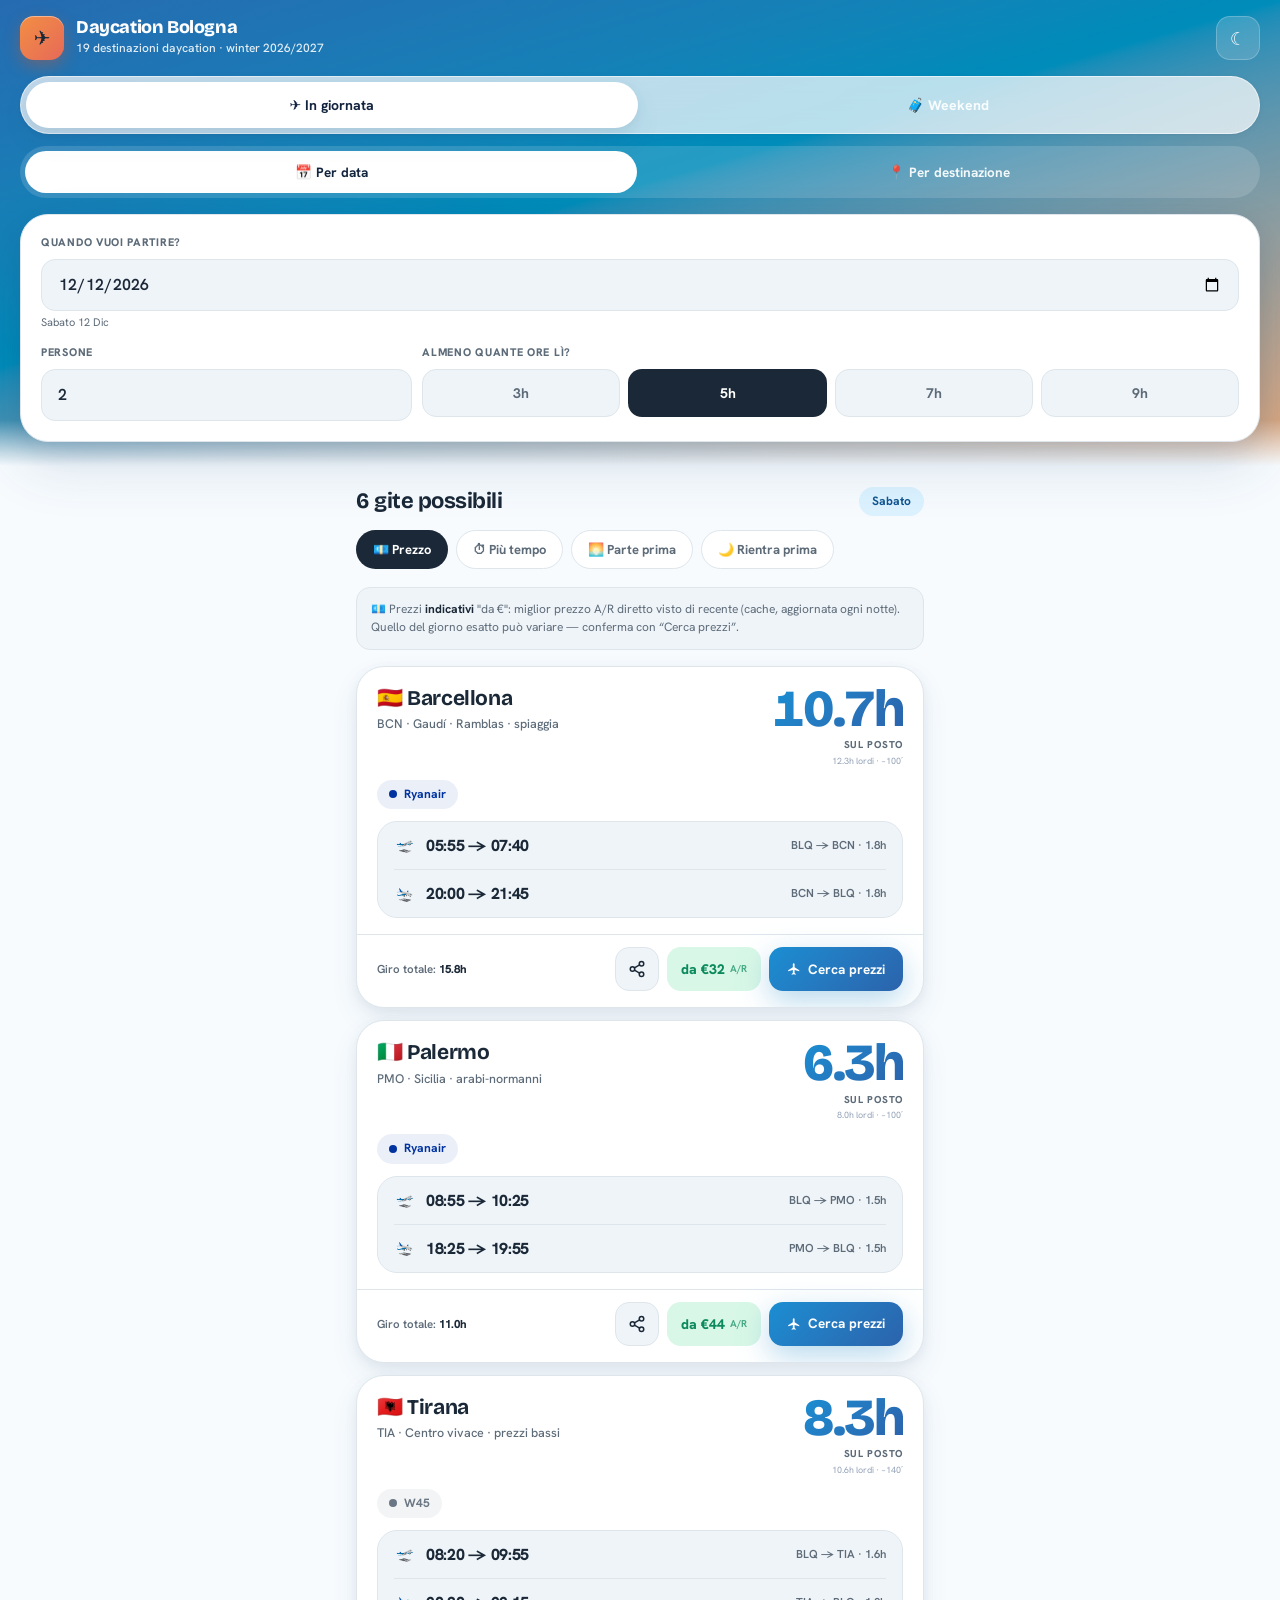
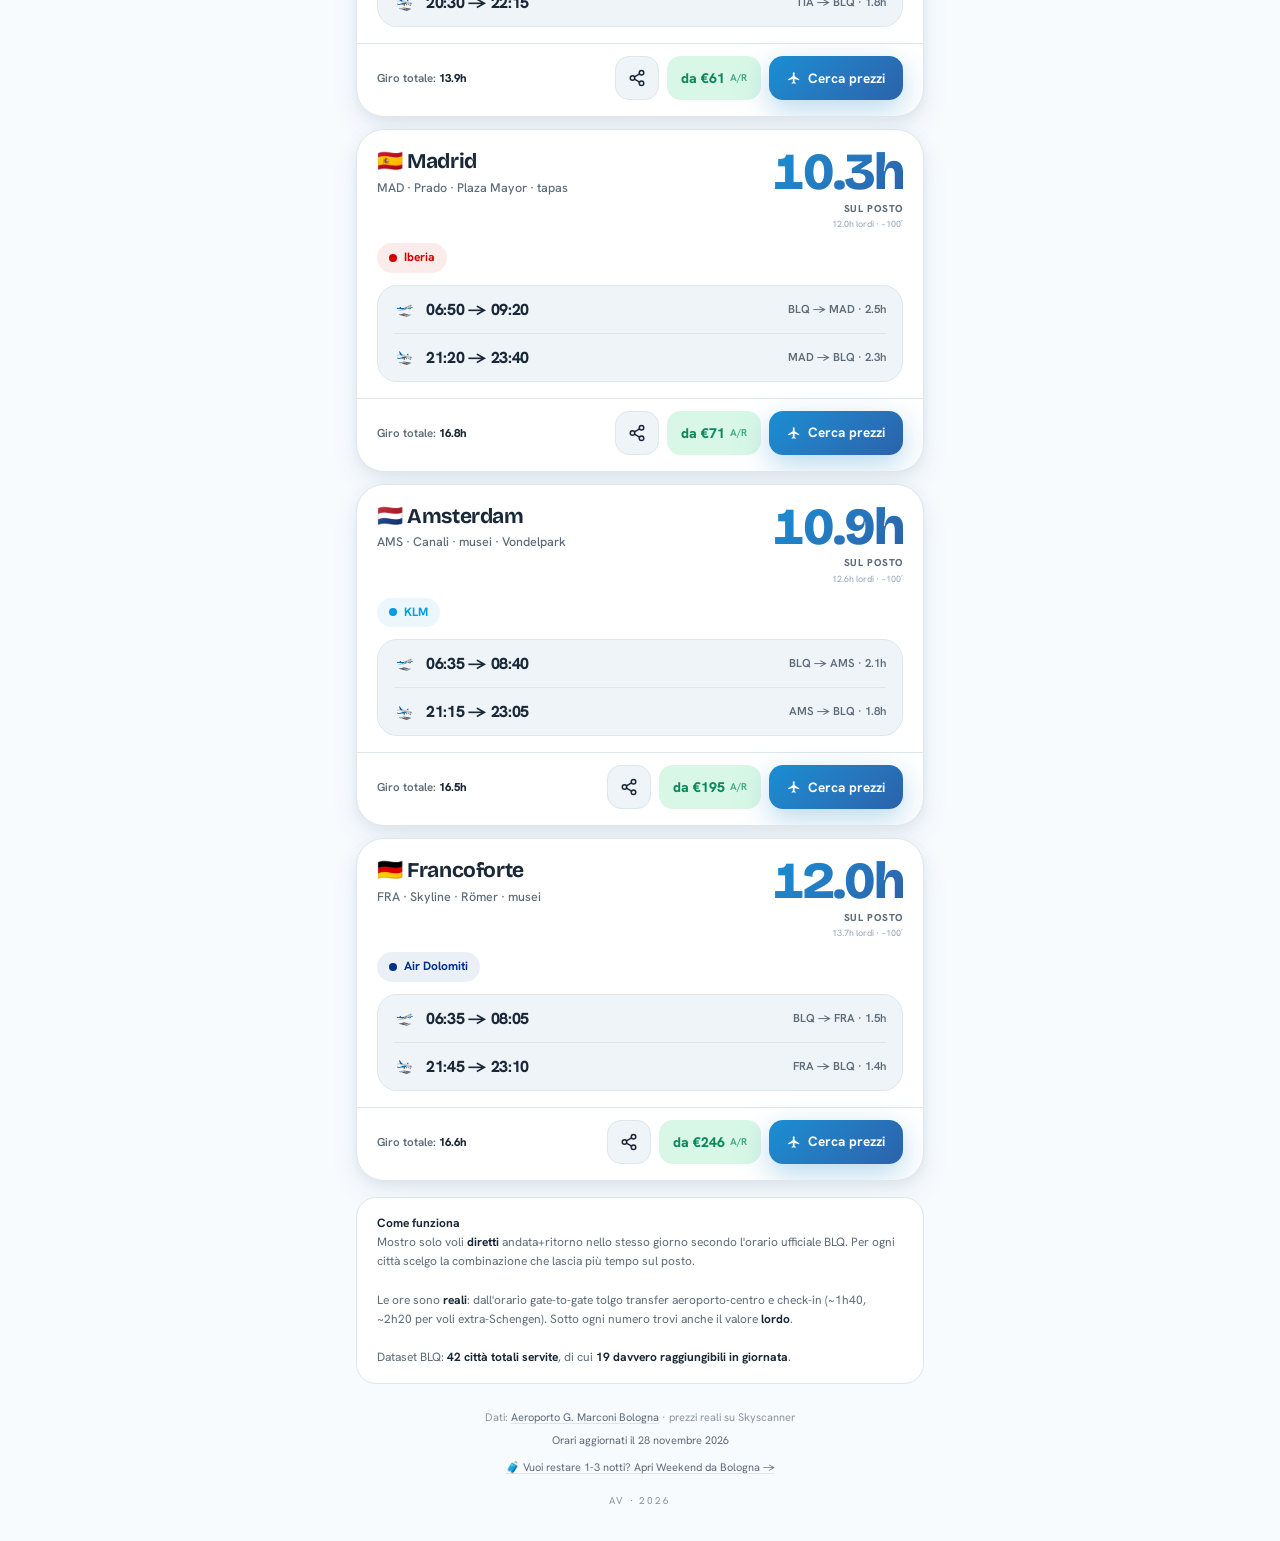
<file: index.html>
<!DOCTYPE html>
<html lang="it">
<head>
<meta charset="UTF-8">
<meta name="viewport" content="width=device-width,initial-scale=1,viewport-fit=cover">
<meta name="theme-color" content="#2C5FB0">
<title>Daycation Bologna · Voli diretti, in giornata, da BLQ</title>
<meta name="description" content="Trova voli diretti andata+ritorno in giornata da Bologna. 28 destinazioni reali, orari ufficiali aeroporto Marconi, prezzi live su Skyscanner.">

<!-- Open Graph (Facebook, LinkedIn, WhatsApp, Telegram) -->
<meta property="og:type" content="website">
<meta property="og:site_name" content="Daycation Bologna">
<meta property="og:title" content="Daycation Bologna · Voli diretti, in giornata, da BLQ">
<meta property="og:description" content="28 destinazioni reali da Bologna in giornata. Orari ufficiali aeroporto Marconi, zero stime, prezzi live su Skyscanner.">
<meta property="og:url" content="https://alessandrovizzini1986-a11y.github.io/daycation-bologna/">
<meta property="og:image" content="https://alessandrovizzini1986-a11y.github.io/daycation-bologna/og-image.png">
<meta property="og:image:width" content="1200">
<meta property="og:image:height" content="630">
<meta property="og:image:alt" content="Daycation Bologna - 28 destinazioni daycation da BLQ">
<meta property="og:locale" content="it_IT">

<!-- Twitter Card -->
<meta name="twitter:card" content="summary_large_image">
<meta name="twitter:title" content="Daycation Bologna · Voli diretti, in giornata, da BLQ">
<meta name="twitter:description" content="28 destinazioni reali da Bologna in giornata. Orari ufficiali, prezzi live su Skyscanner.">
<meta name="twitter:image" content="https://alessandrovizzini1986-a11y.github.io/daycation-bologna/og-image.png">

<!-- PWA -->
<link rel="manifest" href="manifest.json">
<link rel="icon" type="image/png" sizes="192x192" href="icon-192.png">
<link rel="icon" type="image/png" sizes="512x512" href="icon-512.png">

<!-- iOS Home Screen -->
<link rel="apple-touch-icon" href="apple-touch-icon.png">
<meta name="apple-mobile-web-app-capable" content="yes">
<meta name="apple-mobile-web-app-status-bar-style" content="black-translucent">
<meta name="apple-mobile-web-app-title" content="Daycation">

<!-- Font del restyle: Bricolage (display/numeri) + Hanken (UI) -->
<link rel="preconnect" href="https://fonts.googleapis.com">
<link rel="preconnect" href="https://fonts.gstatic.com" crossorigin>
<link href="https://fonts.googleapis.com/css2?family=Bricolage+Grotesque:opsz,wght@12..96,500;12..96,600;12..96,700;12..96,800&family=Hanken+Grotesk:wght@400;500;600;700;800&display=swap" rel="stylesheet">

<style>
*,*::before,*::after{box-sizing:border-box;margin:0;padding:0}
html{-webkit-tap-highlight-color:transparent;-webkit-text-size-adjust:100%}
body{font-family:-apple-system,BlinkMacSystemFont,'Segoe UI',Roboto,sans-serif;background:#F5F7FB;color:#0A1628;min-height:100vh;-webkit-font-smoothing:antialiased;line-height:1.4}
button,input,select{font-family:inherit;color:inherit}
a{text-decoration:none;color:inherit}
::-webkit-scrollbar{display:none}
.muted{color:#6B7785}
.tiny{font-size:11px}

header{background:#0A1628;padding:14px 18px;display:flex;align-items:center;gap:12px;position:sticky;top:0;z-index:50}
.logo{width:34px;height:34px;background:#F5A623;border-radius:10px;display:flex;align-items:center;justify-content:center;font-size:17px}
.h-title{font-size:16px;font-weight:800;color:#fff;letter-spacing:-.3px;line-height:1.2}
.h-sub{font-size:10.5px;color:rgba(255,255,255,.5);margin-top:1px}

.prod-switch{background:#0A1628;padding:0 16px 12px;display:flex;gap:6px}
.prod-switch a{flex:1;height:40px;border-radius:10px;display:flex;align-items:center;justify-content:center;gap:6px;font-size:13px;font-weight:700;background:rgba(255,255,255,.07);color:rgba(255,255,255,.66)}
.prod-switch a.on{background:#fff;color:#0A1628;box-shadow:0 2px 10px rgba(0,0,0,.22)}

.mode-tabs{background:#0A1628;padding:0 16px 14px;display:flex;gap:6px}
.mode-tab{flex:1;height:38px;border:none;background:rgba(255,255,255,.06);color:rgba(255,255,255,.6);border-radius:10px;font-size:13px;font-weight:600;cursor:pointer}
.mode-tab.on{background:#F5A623;color:#0A1628;font-weight:700}

.form-area{background:linear-gradient(165deg,#0A1628 0%,#152A4A 100%);padding:18px 16px 24px}
.form-card{background:#fff;border-radius:16px;padding:14px;box-shadow:0 12px 32px rgba(10,22,40,.16)}
.lbl{font-size:10px;font-weight:700;color:#6B7785;text-transform:uppercase;letter-spacing:.6px;margin-bottom:6px}
input[type=date],input[type=text],select{width:100%;height:46px;border:1.5px solid #E1E6EE;border-radius:11px;padding:0 12px;font-size:15px;font-weight:600;color:#0A1628;outline:none;background:#fff;-webkit-appearance:none;appearance:none}
input[type=date]:focus,input[type=text]:focus,select:focus{border-color:#0A1628}
.chip-row{display:flex;gap:6px;flex-wrap:wrap}
.chip{flex:1;min-width:38px;height:42px;border:1.5px solid #E1E6EE;background:#fff;color:#94A3B8;border-radius:10px;font-size:12px;font-weight:600;cursor:pointer;padding:0 6px}
.chip.on{border-color:#0A1628;background:#0A1628;color:#fff}
.chip.sm{height:36px;font-size:11px}
.range-row{display:flex;gap:6px;margin-top:6px}
.range-btn{flex:1;height:38px;border:1.5px solid #E1E6EE;background:#fff;color:#94A3B8;border-radius:10px;font-size:12px;font-weight:600;cursor:pointer}
.range-btn.on{border-color:#0A1628;background:#0A1628;color:#fff}

.dropdown{position:relative}
.dropdown-input{display:flex;align-items:center;height:46px;border:1.5px solid #E1E6EE;border-radius:11px;padding:0 12px;background:#fff;cursor:pointer;font-size:15px;font-weight:600;justify-content:space-between}
.dropdown-input.open{border-color:#0A1628}
.dropdown-input .placeholder{color:#94A3B8;font-weight:500}
.dropdown-input .caret{color:#94A3B8;font-size:11px;flex-shrink:0;margin-left:8px;transition:transform .15s}
.dropdown-input.open .caret{transform:rotate(180deg)}
.dropdown-input .selected-flag{margin-right:6px}
.dropdown-input .clear-btn{background:#F5F7FB;border:none;border-radius:50%;width:22px;height:22px;color:#6B7785;font-size:13px;cursor:pointer;display:flex;align-items:center;justify-content:center;flex-shrink:0;margin-left:6px;font-weight:700;line-height:1}
.dropdown-panel{display:none;position:absolute;top:calc(100% + 6px);left:0;right:0;background:#fff;border-radius:12px;box-shadow:0 12px 40px rgba(10,22,40,.18);border:1px solid #E1E6EE;z-index:100;overflow:hidden;max-height:60vh;flex-direction:column}
.dropdown-panel.open{display:flex}
.dropdown-search{padding:10px 12px;border-bottom:1px solid #EAEEF5}
.dropdown-search input{width:100%;height:38px;border:1px solid #E1E6EE;border-radius:9px;padding:0 12px;font-size:14px;outline:none;font-weight:500}
.dropdown-search input:focus{border-color:#0A1628}
.dropdown-list{overflow-y:auto;-webkit-overflow-scrolling:touch;max-height:50vh}
.dropdown-item{padding:11px 14px;border-bottom:1px solid #F5F7FB;font-size:14px;font-weight:600;cursor:pointer;display:flex;align-items:center;gap:8px}
.dropdown-item:active,.dropdown-item:hover{background:#F5F7FB}
.dropdown-item .iata{font-size:11px;color:#6B7785;font-weight:500;margin-left:auto}
.dropdown-item.no-results{color:#94A3B8;font-weight:500;font-style:italic;justify-content:center;cursor:default}
.dropdown-item.new-route{font-size:10px;background:#FFF7E6;color:#8B5A0A;padding:2px 6px;border-radius:4px;margin-left:6px;font-weight:700;letter-spacing:.3px;text-transform:uppercase}

.card{background:#fff;border-radius:18px;margin-bottom:12px;overflow:hidden;border:1px solid #EAEEF5}
.c-head{padding:14px 16px 10px;display:flex;justify-content:space-between;align-items:flex-start;gap:12px}
.c-title{font-size:19px;font-weight:800;letter-spacing:-.3px;line-height:1.2}
.c-desc{font-size:11.5px;color:#6B7785;margin-top:3px}
.c-hours{text-align:right;flex-shrink:0}
.c-hours-big{font-size:22px;font-weight:800;color:#0A1628;letter-spacing:-.5px;line-height:1}
.c-hours-lbl{font-size:10px;color:#6B7785;font-weight:600;text-transform:uppercase;letter-spacing:.5px;margin-top:2px}
.c-airline{margin:0 16px 10px;display:inline-flex;align-items:center;gap:6px;padding:5px 11px;border-radius:6px;font-size:11px;font-weight:700}
.al-dot{width:8px;height:8px;border-radius:50%}
.new-badge{display:inline-block;padding:2px 7px;border-radius:5px;font-size:9.5px;font-weight:700;background:#FFF7E6;color:#8B5A0A;margin-left:6px;text-transform:uppercase;letter-spacing:.4px;vertical-align:middle}
.c-flights{margin:0 16px 12px;background:#F5F7FB;border-radius:12px;padding:11px 13px}
.flt{display:flex;align-items:center;gap:10px}
.flt+.flt{margin-top:8px;padding-top:8px;border-top:1px solid #E1E6EE}
.flt-icon{font-size:13px;width:18px;flex-shrink:0}
.flt-time{font-size:15px;font-weight:800;color:#0A1628;letter-spacing:-.2px}
.flt-route{flex:1;font-size:11px;color:#6B7785}
.c-foot{padding:11px 16px;border-top:1px solid #EAEEF5;display:flex;align-items:center;justify-content:space-between;gap:8px}
.foot-info{font-size:11px;color:#6B7785}
.btn-sky{background:#0E4EAD;color:#fff;padding:10px 16px;border-radius:10px;font-size:13px;font-weight:700;display:inline-flex;align-items:center;gap:6px;box-shadow:0 3px 10px rgba(14,78,173,.25)}
.btn-sky-fallback{background:#6B7785;color:#fff;padding:10px 14px;border-radius:10px;font-size:12px;font-weight:600;display:inline-flex;align-items:center;gap:6px}
.btn-price{background:#E7F6EF;color:#067A52;padding:10px 12px;border-radius:10px;font-size:13px;font-weight:800;display:inline-flex;align-items:center;gap:4px;white-space:nowrap}
.btn-price small{font-size:10px;font-weight:600;opacity:.75}
.foot-actions{display:flex;align-items:center;gap:8px;flex-shrink:0}
.btn-share{background:#F5F7FB;border:1.5px solid #E1E6EE;color:#0A1628;width:40px;height:40px;border-radius:10px;display:inline-flex;align-items:center;justify-content:center;cursor:pointer;flex-shrink:0;padding:0;transition:background .15s,border-color .15s,color .15s}
.btn-share:active{background:#EAEEF5}
.btn-share svg{width:17px;height:17px}
.btn-share.copied{background:#E6F9F3;border-color:#0A7A50;color:#0A7A50}

.sort-bar{display:flex;gap:7px;padding-bottom:2px;margin-bottom:14px;overflow-x:auto}
.sort-pill{flex-shrink:0;padding:8px 14px;border-radius:50px;border:1.5px solid #E1E6EE;background:#fff;color:#6B7785;font-size:12px;font-weight:600;cursor:pointer;white-space:nowrap}
.sort-pill.on{border-color:#0A1628;background:#0A1628;color:#fff}
.price-note{font-size:11px;color:#6B7785;line-height:1.5;margin:-2px 0 12px;padding:8px 12px;background:#F5F7FB;border-radius:10px}

.state{text-align:center;padding:48px 24px}
.state-icon{font-size:42px;margin-bottom:14px;opacity:.7}
.state-title{font-size:18px;font-weight:800;margin-bottom:8px}
.state-msg{font-size:13px;color:#6B7785;line-height:1.6;max-width:320px;margin:0 auto}
.state-hint{margin-top:16px;padding:12px 16px;background:#FFF7E6;border-radius:10px;font-size:12px;color:#8B5A0A;max-width:320px;margin-left:auto;margin-right:auto;text-align:left;line-height:1.5}

.loading{padding:60px 20px;text-align:center;color:#6B7785;font-size:13px}
.spin{display:inline-block;width:22px;height:22px;border:2.5px solid #E1E6EE;border-top-color:#F5A623;border-radius:50%;animation:s 1s linear infinite;margin-bottom:10px}
@keyframes s{to{transform:rotate(360deg)}}

.result-head{display:flex;justify-content:space-between;align-items:center;margin-bottom:8px}
.result-count{font-size:18px;font-weight:800;letter-spacing:-.3px}
.result-day{font-size:11px;font-weight:700;color:#6B7785;background:#EAEEF5;padding:4px 11px;border-radius:50px}

footer{padding:24px 16px 32px;text-align:center;color:#9AA5B5;font-size:10.5px;line-height:1.6}
footer a{color:#6B7785;text-decoration:underline;text-decoration-color:#D1D7E2;text-underline-offset:2px}
.sig{margin-top:8px;font-size:10px;letter-spacing:1.5px;text-transform:uppercase;color:#B8C0CC}

main{padding:18px 14px 0;max-width:600px;margin:0 auto}

.date-card .c-title{font-size:17px}
.date-badge{display:inline-block;padding:2px 8px;border-radius:5px;font-size:10px;font-weight:700;background:#FFF7E6;color:#8B5A0A;margin-left:6px;text-transform:uppercase;letter-spacing:.3px}
.date-badge.weekend{background:#E6F9F3;color:#0A7A50}

.dropdown-backdrop{display:none;position:fixed;inset:0;background:rgba(10,22,40,.25);z-index:90}
.dropdown-backdrop.on{display:block}
</style>

<!-- ════════════════════════════════════════════════════════════
     RESTYLE "DI DOMANI"  ·  questo blocco sovrascrive lo stile
     originale qui sopra. Token come CSS custom properties:
     light, dark automatico (prefers-color-scheme) e toggle manuale.
     ════════════════════════════════════════════════════════════ -->
<style id="restyle">
:root{
  --font-display:'Bricolage Grotesque',system-ui,sans-serif;
  --font-sans:'Hanken Grotesk',-apple-system,system-ui,sans-serif;
  --r-sm:10px; --r-md:14px; --r-lg:20px; --r-xl:28px; --r-2xl:34px; --r-full:999px;
  /* palette viaggio · LIGHT */
  --bg:oklch(98.5% 0.006 240); --surface:oklch(100% 0 0); --surface-2:oklch(96.5% 0.008 235);
  --ink:oklch(27% 0.035 252); --ink-soft:oklch(52% 0.028 250); --ink-faint:oklch(66% 0.022 248);
  --line:oklch(92% 0.012 245);
  --sky:oklch(60% 0.135 240); --sky-deep:oklch(44% 0.115 250); --sky-tint:oklch(95% 0.03 235);
  --sunset:oklch(70% 0.155 45); --sunset-tint:oklch(95% 0.04 60);
  --price:oklch(56% 0.12 162); --price-tint:oklch(95% 0.04 162);
  --grad-dawn:linear-gradient(164deg, oklch(52% 0.13 252) 0%, oklch(60% 0.12 230) 44%, oklch(78% 0.095 58) 100%);
  --grad-sky:linear-gradient(135deg, oklch(62% 0.14 242), oklch(50% 0.13 256));
  --grad-sunset:linear-gradient(135deg, oklch(74% 0.15 55), oklch(67% 0.16 30));
  --glass:oklch(100% 0 0 / .72); --glass-line:oklch(100% 0 0 / .55);
  --shadow-sm:0 1px 2px oklch(45% 0.04 250 / .06), 0 2px 6px oklch(45% 0.06 250 / .05);
  --shadow-md:0 4px 12px oklch(45% 0.06 250 / .08), 0 12px 28px oklch(45% 0.08 250 / .08);
  --shadow-lg:0 8px 24px oklch(40% 0.07 250 / .12), 0 24px 56px oklch(40% 0.09 250 / .14);
  --shadow-key:0 10px 30px oklch(55% 0.14 245 / .28);
}
/* dark automatico da sistema (se non c'è override manuale a "light") */
@media (prefers-color-scheme:dark){ :root:not([data-theme="light"]){
  --bg:oklch(20% 0.028 256); --surface:oklch(25.5% 0.03 255); --surface-2:oklch(29.5% 0.032 256);
  --ink:oklch(97% 0.006 240); --ink-soft:oklch(76% 0.022 248); --ink-faint:oklch(62% 0.025 250);
  --line:oklch(34% 0.03 255);
  --sky:oklch(73% 0.13 240); --sky-deep:oklch(60% 0.13 245); --sky-tint:oklch(33% 0.05 245);
  --sunset:oklch(77% 0.15 50); --sunset-tint:oklch(36% 0.06 50);
  --price:oklch(75% 0.13 162); --price-tint:oklch(34% 0.05 162);
  --grad-dawn:linear-gradient(164deg, oklch(34% 0.08 256) 0%, oklch(30% 0.06 250) 46%, oklch(36% 0.065 38) 100%);
  --grad-sky:linear-gradient(135deg, oklch(60% 0.14 242), oklch(46% 0.12 256));
  --glass:oklch(28% 0.03 255 / .6); --glass-line:oklch(100% 0 0 / .08);
  --shadow-sm:0 1px 2px oklch(0% 0 0 / .3); --shadow-md:0 6px 16px oklch(0% 0 0 / .38);
  --shadow-lg:0 16px 40px oklch(0% 0 0 / .5); --shadow-key:0 10px 30px oklch(60% 0.13 240 / .42);
}}
/* dark forzato dal toggle */
:root[data-theme="dark"]{
  --bg:oklch(20% 0.028 256); --surface:oklch(25.5% 0.03 255); --surface-2:oklch(29.5% 0.032 256);
  --ink:oklch(97% 0.006 240); --ink-soft:oklch(76% 0.022 248); --ink-faint:oklch(62% 0.025 250);
  --line:oklch(34% 0.03 255);
  --sky:oklch(73% 0.13 240); --sky-deep:oklch(60% 0.13 245); --sky-tint:oklch(33% 0.05 245);
  --sunset:oklch(77% 0.15 50); --sunset-tint:oklch(36% 0.06 50);
  --price:oklch(75% 0.13 162); --price-tint:oklch(34% 0.05 162);
  --grad-dawn:linear-gradient(164deg, oklch(34% 0.08 256) 0%, oklch(30% 0.06 250) 46%, oklch(36% 0.065 38) 100%);
  --grad-sky:linear-gradient(135deg, oklch(60% 0.14 242), oklch(46% 0.12 256));
  --glass:oklch(28% 0.03 255 / .6); --glass-line:oklch(100% 0 0 / .08);
  --shadow-sm:0 1px 2px oklch(0% 0 0 / .3); --shadow-md:0 6px 16px oklch(0% 0 0 / .38);
  --shadow-lg:0 16px 40px oklch(0% 0 0 / .5); --shadow-key:0 10px 30px oklch(60% 0.13 240 / .42);
}

body{font-family:var(--font-sans);background:var(--bg);color:var(--ink);line-height:1.45;font-variant-numeric:tabular-nums}
.muted{color:var(--ink-soft)} .tiny{font-size:11px}

/* hero gradiente unico */
.app-hero{position:relative;background:var(--grad-dawn);padding:8px 0 24px}
.app-hero::after{content:"";position:absolute;left:0;right:0;bottom:0;height:46px;background:linear-gradient(transparent,var(--bg));pointer-events:none;z-index:1}
header{position:static;background:none;display:flex;align-items:center;gap:12px;padding:8px 20px 16px}
.logo{width:44px;height:44px;border-radius:14px;background:var(--grad-sunset);display:grid;place-items:center;font-size:20px;box-shadow:0 6px 16px oklch(60% 0.16 40 / .4), inset 0 1px 0 rgba(255,255,255,.4)}
.h-title{font-family:var(--font-display);font-size:18px;font-weight:800;color:#fff;letter-spacing:-.4px;line-height:1.1}
.h-sub{font-size:12px;color:rgba(255,255,255,.88);margin-top:2px;font-weight:500}
.theme-btn{flex-shrink:0;width:44px;height:44px;border-radius:var(--r-md);background:rgba(255,255,255,.16);border:1px solid rgba(255,255,255,.22);color:#fff;font-size:18px;display:grid;place-items:center;cursor:pointer;backdrop-filter:blur(10px);-webkit-backdrop-filter:blur(10px)}
.ic-sun{display:none} .ic-moon{display:inline}
:root[data-theme="dark"] .ic-sun{display:inline} :root[data-theme="dark"] .ic-moon{display:none}
@media (prefers-color-scheme:dark){:root:not([data-theme="light"]) .ic-sun{display:inline} :root:not([data-theme="light"]) .ic-moon{display:none}}

.prod-switch{margin:0 20px;padding:5px;display:flex;gap:5px;background:var(--glass);border:1px solid var(--glass-line);border-radius:var(--r-full);backdrop-filter:blur(14px);-webkit-backdrop-filter:blur(14px);box-shadow:var(--shadow-sm)}
.prod-switch a{flex:1;height:46px;border-radius:var(--r-full);display:flex;align-items:center;justify-content:center;gap:7px;font-size:14px;font-weight:700;background:none;color:rgba(255,255,255,.92)}
.prod-switch a.on{background:#fff;color:#13243f;box-shadow:var(--shadow-md)}

.mode-tabs{margin:12px 20px 0;padding:5px;display:flex;gap:6px;background:rgba(255,255,255,.14);border-radius:var(--r-full)}
.mode-tab{flex:1;height:42px;border:none;border-radius:var(--r-full);font-size:13.5px;font-weight:700;background:none;color:rgba(255,255,255,.92)}
.mode-tab.on{background:#fff;color:#13243f;font-weight:700}

.form-area{position:relative;z-index:2;background:none;padding:16px 20px 0}
.form-card{position:relative;z-index:2;background:var(--surface);border-radius:var(--r-xl);padding:20px;box-shadow:var(--shadow-lg);border:1px solid var(--line)}
.lbl{font-size:11px;font-weight:800;color:var(--ink-soft);text-transform:uppercase;letter-spacing:.7px;margin-bottom:8px}
input[type=date],input[type=text],select{height:52px;border:1.5px solid var(--line);border-radius:var(--r-md);padding:0 16px;font-size:16px;font-weight:600;color:var(--ink);background:var(--surface-2)}
input[type=date]:focus,input[type=text]:focus,select:focus{border-color:var(--sky);box-shadow:0 0 0 4px oklch(60% 0.135 240 / .14);background:var(--surface)}
.chip-row{display:flex;gap:8px;flex-wrap:nowrap}
.chip{flex:1;min-width:42px;height:48px;border:1.5px solid var(--line);background:var(--surface-2);color:var(--ink-soft);border-radius:var(--r-md);font-size:14px;font-weight:700;padding:0}
.chip.on{border-color:transparent;background:var(--ink);color:var(--surface)}
.chip.sm{height:42px;font-size:13px;min-width:0}
.range-row{display:flex;gap:8px;margin-top:6px}
.range-btn{flex:1;height:46px;border:1.5px solid var(--line);background:var(--surface-2);color:var(--ink-soft);border-radius:var(--r-md);font-size:13.5px;font-weight:700}
.range-btn.on{border-color:transparent;background:var(--ink);color:var(--surface)}

.dropdown-input{height:52px;border:1.5px solid var(--line);border-radius:var(--r-md);padding:0 16px;background:var(--surface-2);font-size:16px;font-weight:600}
.dropdown-input.open{border-color:var(--sky);box-shadow:0 0 0 4px oklch(60% 0.135 240 / .14)}
.dropdown-input .placeholder{color:var(--ink-faint);font-weight:500}
.dropdown-input .caret{color:var(--ink-faint)}
.dropdown-input .clear-btn{background:var(--line);color:var(--ink-soft);width:24px;height:24px}
.dropdown-panel{background:var(--surface);border-radius:var(--r-lg);box-shadow:var(--shadow-lg);border:1px solid var(--line)}
.dropdown-search{padding:12px;border-bottom:1px solid var(--line)}
.dropdown-search input{height:44px;border:1px solid var(--line);background:var(--surface-2);color:var(--ink)}
.dropdown-item{padding:13px 16px;border-bottom:1px solid var(--line);font-size:15px;font-weight:600;color:var(--ink)}
.dropdown-item:active,.dropdown-item:hover{background:var(--surface-2)}
.dropdown-item .iata{font-size:12px;color:var(--ink-faint);font-weight:600}
.dropdown-item.no-results{color:var(--ink-faint)}
.dropdown-item.new-route{font-size:9.5px;background:var(--sunset-tint);color:var(--sunset);padding:2px 7px;border-radius:var(--r-full)}
.dropdown-backdrop{background:oklch(20% 0.03 256 / .4)}

main{padding:20px 16px 0;max-width:600px;margin:0 auto}
.result-head{margin-bottom:12px}
.result-count{font-family:var(--font-display);font-size:22px;font-weight:700;letter-spacing:-.5px}
.result-day{font-size:12px;font-weight:700;color:var(--sky-deep);background:var(--sky-tint);padding:6px 13px;border-radius:var(--r-full)}

.sort-bar{display:flex;gap:8px;margin-bottom:16px;overflow-x:auto;padding-bottom:2px}
.sort-pill{padding:10px 16px;border-radius:var(--r-full);border:1.5px solid var(--line);background:var(--surface);color:var(--ink-soft);font-size:13px;font-weight:700}
.sort-pill.on{border-color:transparent;background:var(--ink);color:var(--surface)}
.price-note{font-size:12px;color:var(--ink-soft);line-height:1.55;margin:0 0 16px;padding:12px 14px;background:var(--surface-2);border-radius:var(--r-md);border:1px solid var(--line)}
.price-note strong{color:var(--ink)}

/* CARD */
.card{background:var(--surface);border-radius:var(--r-xl);margin-bottom:12px;overflow:hidden;border:1px solid var(--line);box-shadow:var(--shadow-md);transition:transform .18s cubic-bezier(.2,.7,.3,1),box-shadow .18s}
@media (hover:hover){.card:hover{transform:translateY(-3px);box-shadow:var(--shadow-lg)}}
.c-head{padding:20px 20px 12px;gap:16px}
.c-title{font-family:var(--font-display);font-size:21px;font-weight:700;letter-spacing:-.4px;line-height:1.12;color:var(--ink)}
.c-desc{font-size:12.5px;color:var(--ink-soft);margin-top:5px;font-weight:500}
.c-hours-big{font-family:var(--font-display);font-size:52px;font-weight:800;line-height:.85;letter-spacing:-2px;background:var(--grad-sky);-webkit-background-clip:text;background-clip:text;color:transparent}
.c-hours-lbl{font-size:10px;color:var(--ink-soft);font-weight:800;text-transform:uppercase;letter-spacing:.7px;margin-top:7px}
.c-airline{margin:0 20px 12px;gap:7px;padding:6px 12px;border-radius:var(--r-full);font-size:12px;font-weight:700}
.new-badge{background:var(--sunset-tint);color:var(--sunset);border-radius:var(--r-full);padding:3px 9px;font-size:9.5px;font-weight:800}
.c-flights{margin:0 20px 16px;background:var(--surface-2);border-radius:var(--r-lg);padding:12px 16px;border:1px solid var(--line)}
.flt{gap:12px}
.flt+.flt{margin-top:12px;padding-top:12px;border-top:1px solid var(--line)}
.flt-icon{font-size:14px;width:20px;text-align:center}
.flt-time{font-size:16px;font-weight:800;letter-spacing:-.3px;color:var(--ink)}
.flt-route{flex:1;font-size:11.5px;color:var(--ink-soft);text-align:right;font-weight:600}
.c-foot{padding:12px 20px 16px;border-top:1px solid var(--line);gap:12px;flex-wrap:wrap;row-gap:12px}
.foot-info{font-size:11.5px;color:var(--ink-soft);font-weight:600;flex:1 1 auto;min-width:90px}
.foot-info strong{color:var(--ink);font-weight:800}
.foot-actions{display:flex;align-items:center;gap:8px;flex-shrink:0;margin-left:auto}
.btn-share{background:var(--surface-2);border:1.5px solid var(--line);color:var(--ink);width:44px;height:44px;border-radius:var(--r-md)}
.btn-share svg{width:18px;height:18px}
.btn-share.copied{background:var(--price-tint);border-color:transparent;color:var(--price)}
.btn-price{background:var(--price-tint);color:var(--price);padding:0 14px;height:44px;border-radius:var(--r-md);font-size:14px;font-weight:800;gap:5px}
.btn-price small{font-size:10px;font-weight:700;opacity:.7}
.btn-sky{background:var(--grad-sky);color:#fff;padding:0 18px;height:44px;border-radius:var(--r-md);font-size:13.5px;font-weight:700;gap:7px;box-shadow:var(--shadow-key)}
.btn-sky-fallback{background:var(--surface-2);border:1.5px solid var(--line);color:var(--ink-soft);padding:0 14px;height:44px;border-radius:var(--r-md);font-size:12.5px;font-weight:700}
.date-card .c-title{font-size:19px}
.date-badge{background:var(--sunset-tint);color:var(--sunset);border-radius:var(--r-full);padding:3px 9px;font-size:9.5px;font-weight:800}
.date-badge.weekend{background:var(--price-tint);color:var(--price)}

.state{padding:56px 24px}
.state-icon{width:88px;height:88px;margin:0 auto 20px;border-radius:var(--r-2xl);display:grid;place-items:center;font-size:40px;background:var(--surface);border:1px solid var(--line);box-shadow:var(--shadow-md);opacity:1}
.state-title{font-family:var(--font-display);font-size:21px;font-weight:700;letter-spacing:-.4px;margin-bottom:8px}
.state-msg{font-size:14px;color:var(--ink-soft);line-height:1.6;max-width:320px;margin:0 auto;font-weight:500}
.state-msg strong{color:var(--ink)}
.state-hint{margin:20px auto 0;max-width:330px;padding:14px 16px;background:var(--sunset-tint);border-radius:var(--r-md);font-size:12.5px;color:var(--sunset);text-align:left;line-height:1.55;font-weight:600}

.how{margin-top:16px;padding:16px 20px;background:var(--surface);border-radius:var(--r-lg);border:1px solid var(--line);font-size:12px;color:var(--ink-soft);line-height:1.6}
.how strong{color:var(--ink)}

.loading{padding:64px 20px;color:var(--ink-soft);font-size:13.5px;font-weight:600}
.spin{width:26px;height:26px;border:3px solid var(--line);border-top-color:var(--sunset);margin:0 auto 12px}

footer{padding:24px 20px 32px;color:var(--ink-faint);font-size:11px;line-height:1.7}
footer a{color:var(--ink-soft);text-decoration-color:var(--line)}
.sig{margin-top:16px;font-size:10px;letter-spacing:1.8px;color:var(--ink-faint)}

@media (prefers-reduced-motion:reduce){*{animation-duration:.001ms!important;transition-duration:.001ms!important}}
</style>
</head>
<body>

<div class="app-hero">
<header>
  <div class="logo">✈</div>
  <div style="flex:1;min-width:0">
    <div class="h-title">Daycation Bologna</div>
    <div class="h-sub" id="metaInfo">Voli diretti dall'aeroporto Marconi</div>
  </div>
  <button class="theme-btn" id="themeBtn" aria-label="Cambia tema chiaro/scuro" title="Tema chiaro/scuro">
    <span class="ic-sun">☀︎</span><span class="ic-moon">☾︎</span>
  </button>
</header>

<nav class="prod-switch" aria-label="Tipo di viaggio">
  <a class="on" aria-current="page">✈️ In giornata</a>
  <a href="weekend.html">🧳 Weekend</a>
</nav>

<div class="mode-tabs">
  <button class="mode-tab on" data-mode="data">📅 Per data</button>
  <button class="mode-tab" data-mode="dest">📍 Per destinazione</button>
</div>

<div class="form-area">
  <div class="form-card" id="formData">
    <div class="lbl">Quando vuoi partire?</div>
    <input type="date" id="dateInput">
    <div class="tiny muted" id="dateLabel" style="margin-top:4px"></div>
    <div style="display:flex;gap:10px;margin-top:14px">
      <div style="flex:1">
        <div class="lbl">Persone</div>
        <select id="paxInput">
          <option value="1">1</option><option value="2" selected>2</option>
          <option value="3">3</option><option value="4">4</option>
        </select>
      </div>
      <div style="flex:2.2">
        <div class="lbl">Almeno quante ore lì?</div>
        <div class="chip-row" id="hoursFilter">
          <button class="chip" data-h="3">3h</button>
          <button class="chip on" data-h="5">5h</button>
          <button class="chip" data-h="7">7h</button>
          <button class="chip" data-h="9">9h</button>
        </div>
      </div>
    </div>
  </div>

  <div class="form-card" id="formDest" style="display:none">
    <div class="lbl">Dove vuoi andare?</div>
    <div class="dropdown" id="cityDropdown">
      <div class="dropdown-input" id="cityDropdownInput">
        <span id="cityDropdownLabel" class="placeholder">Scegli una città…</span>
        <span class="caret">▼</span>
      </div>
      <div class="dropdown-panel" id="cityDropdownPanel">
        <div class="dropdown-search">
          <input type="text" id="cityDropdownSearch" placeholder="Cerca città…" autocomplete="off" inputmode="search">
        </div>
        <div class="dropdown-list" id="cityDropdownList"></div>
      </div>
    </div>
    <div class="tiny muted" style="margin-top:6px" id="cityDropdownHint">Solo destinazioni davvero raggiungibili in giornata</div>

    <div style="display:flex;gap:10px;margin-top:14px">
      <div style="flex:1">
        <div class="lbl">Persone</div>
        <select id="paxInput2">
          <option value="1">1</option><option value="2" selected>2</option>
          <option value="3">3</option><option value="4">4</option>
        </select>
      </div>
      <div style="flex:2.2">
        <div class="lbl">Almeno quante ore lì?</div>
        <div class="chip-row" id="hoursFilter2">
          <button class="chip" data-h="3">3h</button>
          <button class="chip on" data-h="5">5h</button>
          <button class="chip" data-h="7">7h</button>
          <button class="chip" data-h="9">9h</button>
        </div>
      </div>
    </div>
    <div style="margin-top:14px">
      <div class="lbl">Periodo</div>
      <div class="range-row">
        <button class="range-btn on" data-r="60">Prossimi 60 giorni</button>
        <button class="range-btn" data-r="all">Tutta la stagione</button>
      </div>
    </div>
    <div style="margin-top:14px">
      <div class="lbl">Solo questi giorni (opzionale)</div>
      <div class="chip-row" id="weekdayFilter">
        <button class="chip sm" data-d="1">L</button>
        <button class="chip sm" data-d="2">M</button>
        <button class="chip sm" data-d="3">M</button>
        <button class="chip sm" data-d="4">G</button>
        <button class="chip sm" data-d="5">V</button>
        <button class="chip sm" data-d="6">S</button>
        <button class="chip sm" data-d="7">D</button>
      </div>
    </div>
  </div>
</div>
</div><!-- /.app-hero -->

<div class="dropdown-backdrop" id="dropdownBackdrop"></div>

<main>
  <div id="content">
    <div class="loading">
      <div class="spin"></div>
      <div>Carico orari ufficiali BLQ…</div>
    </div>
  </div>
</main>

<footer>
  <div>Dati: <a href="https://www.bologna-airport.it" target="_blank" rel="noopener">Aeroporto G. Marconi Bologna</a> · prezzi reali su Skyscanner</div>
  <div id="freshInfo" class="tiny muted" style="margin-top:4px"></div>
  <div style="margin-top:8px"><a href="weekend.html">🧳 Vuoi restare 1-3 notti? Apri Weekend da Bologna →</a></div>
  <div class="sig" id="sigStats" style="cursor:pointer" title="Statistiche">AV · 2026</div>
</footer>

<script>
let DATA = null;
let DAYCATION_CITIES = [];

/* ===== Contatore d'uso (solo questo dispositivo, localStorage) ===== */
const STATS_KEY='dcb_stats_v1';
function loadStats(){try{return JSON.parse(localStorage.getItem(STATS_KEY))||{}}catch(e){return{}}}
function track(ev,detail){
  try{
    const s=loadStats();
    s.firstUse=s.firstUse||new Date().toISOString();
    s.lastUse=new Date().toISOString();
    s.events=s.events||{};
    s.events[ev]=(s.events[ev]||0)+1;
    if(detail){s.byCity=s.byCity||{};s.byCity[ev]=s.byCity[ev]||{};s.byCity[ev][detail]=(s.byCity[ev][detail]||0)+1;}
    localStorage.setItem(STATS_KEY,JSON.stringify(s));
  }catch(e){}
}
function topCities(obj){if(!obj)return[];return Object.entries(obj).sort((a,b)=>b[1]-a[1]).map(([c,n])=>`${c} (${n})`);}
function renderStats(){
  const s=loadStats();const e=s.events||{};
  const days=s.firstUse?Math.max(1,Math.round((Date.now()-new Date(s.firstUse))/864e5)):0;
  const opens=e.open||0;
  const md=e.open_data||0,mt=e.open_dest||0,tot=md+mt;
  const pd=tot?Math.round(md/tot*100):0,pt=tot?Math.round(mt/tot*100):0;
  const byCity=(s.byCity||{});
  const sel=topCities(byCity.city);
  const noRes=topCities(byCity.noresult_dest);
  const root=document.getElementById('content');
  document.getElementById('formData').style.display='none';
  document.getElementById('formDest').style.display='none';
  document.querySelector('.mode-tabs').style.display='none';
  root.innerHTML=`
  <div style="background:#fff;border-radius:16px;border:1px solid #EAEEF5;padding:20px 18px;margin-bottom:14px">
    <div style="font-size:18px;font-weight:800;color:#0A1628;margin-bottom:2px">📊 Statistiche d'uso</div>
    <div class="tiny muted" style="margin-bottom:16px">Solo questo telefono · ${days} giorni · ${opens} aperture</div>

    <div style="font-size:12px;font-weight:700;color:#6B7785;text-transform:uppercase;letter-spacing:.5px;margin-bottom:8px">Modalità più usata</div>
    <div style="display:flex;gap:8px;margin-bottom:18px">
      <div style="flex:1;background:#F5F7FA;border-radius:12px;padding:12px;text-align:center">
        <div style="font-size:22px;font-weight:800;color:#0A1628">${md}</div>
        <div class="tiny muted">📅 Per data · ${pd}%</div>
      </div>
      <div style="flex:1;background:#F5F7FA;border-radius:12px;padding:12px;text-align:center">
        <div style="font-size:22px;font-weight:800;color:#0A1628">${mt}</div>
        <div class="tiny muted">📍 Per dest. · ${pt}%</div>
      </div>
    </div>

    <div style="font-size:12px;font-weight:700;color:#6B7785;text-transform:uppercase;letter-spacing:.5px;margin-bottom:8px">"Nessun risultato"</div>
    <div style="display:flex;gap:8px;margin-bottom:18px">
      <div style="flex:1;background:#F5F7FA;border-radius:12px;padding:12px;text-align:center">
        <div style="font-size:22px;font-weight:800;color:#0A1628">${e.noresult_data||0}</div>
        <div class="tiny muted">in Per data</div>
      </div>
      <div style="flex:1;background:#FFF4E5;border-radius:12px;padding:12px;text-align:center">
        <div style="font-size:22px;font-weight:800;color:#0A1628">${e.noresult_dest||0}</div>
        <div class="tiny muted">in Per dest.</div>
      </div>
    </div>

    <div style="font-size:12px;font-weight:700;color:#6B7785;text-transform:uppercase;letter-spacing:.5px;margin-bottom:8px">Città cercate</div>
    <div class="tiny" style="color:#0A1628;line-height:1.8;margin-bottom:16px">${sel.length?sel.slice(0,12).join(' · '):'<span class="muted">nessuna ancora</span>'}</div>

    <div style="font-size:12px;font-weight:700;color:#6B7785;text-transform:uppercase;letter-spacing:.5px;margin-bottom:8px">Città scelte → 0 risultati ⚠️</div>
    <div class="tiny" style="color:#B45309;line-height:1.8;margin-bottom:18px">${noRes.length?noRes.slice(0,12).join(' · '):'<span class="muted">nessuna — buon segno</span>'}</div>

    <button id="copyStats" style="width:100%;height:46px;border:none;background:#0A1628;color:#fff;border-radius:12px;font-size:14px;font-weight:700;cursor:pointer;margin-bottom:8px">📋 Copia dati (poi incollameli)</button>
    <button id="resetStats" style="width:100%;height:40px;border:1px solid #EAEEF5;background:#fff;color:#B91C1C;border-radius:12px;font-size:13px;font-weight:600;cursor:pointer;margin-bottom:8px">Azzera statistiche</button>
    <a href="./" style="display:block;text-align:center;font-size:13px;color:#6B7785;padding:8px">← Torna all'app</a>
  </div>`;
  document.getElementById('copyStats').addEventListener('click',()=>{
    const payload=JSON.stringify(loadStats());
    navigator.clipboard.writeText(payload).then(()=>{
      const b=document.getElementById('copyStats');b.textContent='✓ Copiato — incollalo in chat';setTimeout(()=>b.textContent='📋 Copia dati (poi incollameli)',2500);
    }).catch(()=>{prompt('Copia questo testo:',payload);});
  });
  document.getElementById('resetStats').addEventListener('click',()=>{
    if(confirm('Azzero le statistiche di questo telefono?')){localStorage.removeItem(STATS_KEY);renderStats();}
  });
}
const STATE = { mode: 'data', date: null, city: null, pax: 2, minH: 5, sort: 'prezzo', range: 60, weekdays: [] };
const PRICE_NOTE = '<div class="price-note">💶 Prezzi <strong>indicativi</strong> "da €": miglior prezzo A/R diretto visto di recente (cache, aggiornata ogni notte). Quello del giorno esatto può variare — conferma con “Cerca prezzi”.</div>';

const t2m = t => parseInt(t)*60 + parseInt(t.slice(3));
const freqOk = (bm, wd) => (bm >> (wd-1)) & 1;
const inVal = (iso, vals) => { const md = iso.replace(/-/g,''); return vals.some(([f,t]) => f<=md && md<=t); };
const seasonLabel = () => (DATA.meta.seasons||[DATA.meta.season]).map(x=>x.replace('_',' ').replace('_','/')).join(' + ');
const fmtVal = v => `${v.slice(6)}/${v.slice(4,6)}/${v.slice(0,4)}`;
const fmtISO = d => `${d.getFullYear()}-${String(d.getMonth()+1).padStart(2,'0')}-${String(d.getDate()).padStart(2,'0')}`;
const todayPlus = n => { const d=new Date(); d.setDate(d.getDate()+n); return fmtISO(d); };
const MONTHS = ['Gen','Feb','Mar','Apr','Mag','Giu','Lug','Ago','Set','Ott','Nov','Dic'];
const DAYS = ['Domenica','Lunedì','Martedì','Mercoledì','Giovedì','Venerdì','Sabato'];
const DAYS_S = ['Dom','Lun','Mar','Mer','Gio','Ven','Sab'];
const fmtDate = iso => { if(!iso)return''; const d=new Date(iso); return `${DAYS[d.getDay()]} ${parseInt(iso.slice(8))} ${MONTHS[parseInt(iso.slice(5,7))-1]}`; };
const fmtDateShort = iso => { const d=new Date(iso); return `${DAYS_S[d.getDay()]} ${parseInt(iso.slice(8))} ${MONTHS[parseInt(iso.slice(5,7))-1]}`; };
const isoWd = iso => { const d = new Date(iso); return d.getDay() === 0 ? 7 : d.getDay(); };
const normalize = s => s.toLowerCase().normalize('NFD').replace(/[\u0300-\u036f]/g,'');

const AIRLINES = {FR:{n:'Ryanair',c:'#0033A0'},W4:{n:'Wizz Air',c:'#C1167C'},W6:{n:'Wizz Air',c:'#C1167C'},VY:{n:'Vueling',c:'#FFCB05'},V7:{n:'Volotea',c:'#1B4FBB'},NO:{n:'Neos',c:'#E8002D'},TB:{n:'TUI',c:'#003087'},RK:{n:'Ryanair UK',c:'#0033A0'},D8:{n:'Norwegian',c:'#D81939'},BJ:{n:'Nouvelair',c:'#E5002B'},JU:{n:'Air Serbia',c:'#2B3990'},SN:{n:'Brussels Airlines',c:'#0033A0'},LG:{n:'Luxair',c:'#0062AE'},TU:{n:'Tunisair',c:'#CC0001'},OS:{n:'Austrian',c:'#CC0001'},AY:{n:'Finnair',c:'#003580'},SK:{n:'SAS',c:'#001B72'},IB:{n:'Iberia',c:'#CC0000'},TP:{n:'TAP Portugal',c:'#007749'},EN:{n:'Air Dolomiti',c:'#003189'},TK:{n:'Turkish Airlines',c:'#C8102E'},A3:{n:'Aegean',c:'#00529B'},KL:{n:'KLM',c:'#009DE0'},LH:{n:'Lufthansa',c:'#05164D'},EW:{n:'Eurowings',c:'#7B2D8B'},AZ:{n:'ITA Airways',c:'#0D2A5C'},EK:{n:'Emirates',c:'#D71921'},U2:{n:'easyJet',c:'#FF6600'},HV:{n:'Transavia',c:'#1DB954'},BA:{n:'British Airways',c:'#075AAA'},EI:{n:'Aer Lingus',c:'#00833E'},RO:{n:'TAROM',c:'#0033A0'},GP:{n:'APG',c:'#6B7785'}};
function airline(fno){const p=fno.replace(/\d/g,'');return AIRLINES[p.slice(0,2)]||AIRLINES[p.slice(0,1)]||{n:fno.slice(0,3),c:'#6B7785'};}

const CITY_INFO = {'Alghero':{iata:'AHO',flag:'🇮🇹',desc:'Sardegna · spiagge · centro catalano'},'Alicante':{iata:'ALC',flag:'🇪🇸',desc:'Costa Blanca · castello · spiagge'},'Amsterdam':{iata:'AMS',flag:'🇳🇱',desc:'Canali · musei · Vondelpark'},'Atene':{iata:'ATH',flag:'🇬🇷',desc:'Acropoli · Plaka'},'Barcellona':{iata:'BCN',flag:'🇪🇸',desc:'Gaudí · Ramblas · spiaggia'},'Bari':{iata:'BRI',flag:'🇮🇹',desc:'Puglia · centro storico · mare'},'Belgrado':{iata:'BEG',flag:'🇷🇸',desc:'Kalemegdan · centro · caffè'},'Berlino':{iata:'BER',flag:'🇩🇪',desc:'Muro · musei · Tiergarten'},'Brindisi':{iata:'BDS',flag:'🇮🇹',desc:'Puglia · Salento · mare'},'Bruxelles':{iata:'BRU',flag:'🇧🇪',desc:'Grand Place · cioccolato'},'Budapest':{iata:'BUD',flag:'🇭🇺',desc:'Terme · Parlamento · Danubio'},'Cagliari':{iata:'CAG',flag:'🇮🇹',desc:'Sardegna · Castello · Poetto'},'Casablanca':{iata:'CMN',flag:'🇲🇦',desc:'Marocco · moschea Hassan II'},'Catania':{iata:'CTA',flag:'🇮🇹',desc:'Sicilia · Etna · pasticceria'},'Chania':{iata:'CHQ',flag:'🇬🇷',desc:'Creta ovest · porto veneziano'},'Chisinau':{iata:'KIV',flag:'🇲🇩',desc:'Moldavia · vini · centro'},'Copenaghen':{iata:'CPH',flag:'🇩🇰',desc:'Nyhavn · Tivoli · design'},'Corfù':{iata:'CFU',flag:'🇬🇷',desc:'Isole Ionie · centro UNESCO'},'Cracovia':{iata:'KRK',flag:'🇵🇱',desc:'Centro UNESCO · Wawel'},'Crotone':{iata:'CRV',flag:'🇮🇹',desc:'Calabria · mare cristallino'},'Dublino':{iata:'DUB',flag:'🇮🇪',desc:'Guinness · Temple Bar · Trinity'},'Dusseldorf':{iata:'DUS',flag:'🇩🇪',desc:'Altstadt · Reno · birrerie'},'Edimburgo':{iata:'EDI',flag:'🏴󠁧󠁢󠁳󠁣󠁴󠁿',desc:'Castello · Royal Mile'},'Eindhoven':{iata:'EIN',flag:'🇳🇱',desc:'Design · Philips · Strijp-S'},'Fez':{iata:'FEZ',flag:'🇲🇦',desc:'Marocco · medina UNESCO'},'Francoforte':{iata:'FRA',flag:'🇩🇪',desc:'Skyline · Römer · musei'},'Fuerteventura':{iata:'FUE',flag:'🇪🇸',desc:'Canarie · dune · spiagge'},'Helsinki':{iata:'HEL',flag:'🇫🇮',desc:'Design · sauna · Suomenlinna'},'Heraklion':{iata:'HER',flag:'🇬🇷',desc:'Creta · Cnosso · spiagge'},'Ibiza':{iata:'IBZ',flag:'🇪🇸',desc:'Spiagge · Dalt Vila · vita notturna'},'Istanbul':{iata:'IST',flag:'🇹🇷',desc:'Bosforo · bazar · moschee'},'Karpathos':{iata:'AOK',flag:'🇬🇷',desc:'Dodecaneso · spiagge · tradizioni'},'Lamezia Terme':{iata:'SUF',flag:'🇮🇹',desc:'Calabria · Tropea vicina'},'Lanzarote':{iata:'ACE',flag:'🇪🇸',desc:'Canarie · vulcani · Timanfaya'},'Lisbona':{iata:'LIS',flag:'🇵🇹',desc:'Alfama · pastéis · tram 28'},'Lussemburgo':{iata:'LUX',flag:'🇱🇺',desc:'Centro UNESCO · vini'},'Madrid':{iata:'MAD',flag:'🇪🇸',desc:'Prado · Plaza Mayor · tapas'},'Mahon':{iata:'MAH',flag:'🇪🇸',desc:'Minorca · porto · spiagge'},'Malaga':{iata:'AGP',flag:'🇪🇸',desc:'Costa del Sol · Picasso'},'Malta':{iata:'MLA',flag:'🇲🇹',desc:'Valletta · Mdina · scogliere'},'Manchester':{iata:'MAN',flag:'🇬🇧',desc:'Musei · Old Trafford'},'Marrakech':{iata:'RAK',flag:'🇲🇦',desc:'Medina · suk · Atlas'},'Marsa Alam':{iata:'RMF',flag:'🇪🇬',desc:'Mar Rosso · diving'},'Marsiglia':{iata:'MRS',flag:'🇫🇷',desc:'Vieux Port · calanques'},'Mikonos':{iata:'JMK',flag:'🇬🇷',desc:'Cicladi · spiagge · vento'},'Monaco':{iata:'MUC',flag:'🇩🇪',desc:'Marienplatz · birrerie · BMW'},'Olbia':{iata:'OLB',flag:'🇮🇹',desc:'Sardegna · Costa Smeralda'},'Palermo':{iata:'PMO',flag:'🇮🇹',desc:'Sicilia · arabi-normanni'},'Palma di Maiorca':{iata:'PMI',flag:'🇪🇸',desc:'Cattedrale · Tramuntana'},'Porto':{iata:'OPO',flag:'🇵🇹',desc:'Ribeira · vino · azulejos'},'Praga':{iata:'PRG',flag:'🇨🇿',desc:'Ponte Carlo · città vecchia'},'Reggio Calabria':{iata:'REG',flag:'🇮🇹',desc:'Bronzi · Stretto · cibo'},'Rodi':{iata:'RHO',flag:'🇬🇷',desc:'Centro medievale · spiagge'},'Salonicco':{iata:'SKG',flag:'🇬🇷',desc:'Centro vivace · mare'},'Santander':{iata:'SDR',flag:'🇪🇸',desc:'Cantabria · spiagge · El Sardinero'},'Sharm El Sheikh':{iata:'SSH',flag:'🇪🇬',desc:'Mar Rosso · diving'},'Siviglia':{iata:'SVQ',flag:'🇪🇸',desc:'Alcázar · Giralda · flamenco'},'Sofia':{iata:'SOF',flag:'🇧🇬',desc:'Vitosha · centro · monasteri'},'Stoccolma':{iata:'ARN',flag:'🇸🇪',desc:'Gamla Stan · arcipelago'},'Tel Aviv':{iata:'TLV',flag:'🇮🇱',desc:'Spiaggia · vita notturna'},'Tenerife':{iata:'TFS',flag:'🇪🇸',desc:'Canarie · Teide · spiagge'},'Tirana':{iata:'TIA',flag:'🇦🇱',desc:'Centro vivace · prezzi bassi'},'Trapani':{iata:'TPS',flag:'🇮🇹',desc:'Sicilia · Erice · saline'},'Tunisi':{iata:'TUN',flag:'🇹🇳',desc:'Medina · suk · Cartagine'},'Valencia':{iata:'VLC',flag:'🇪🇸',desc:'Arti scienze · paella · spiaggia'},'Vienna':{iata:'VIE',flag:'🇦🇹',desc:'Schönbrunn · caffè · musei'},'Zadar':{iata:'ZAD',flag:'🇭🇷',desc:'Croazia · organo del mare'}};
function cityInfo(c){return CITY_INFO[c]||{iata:'',flag:'🌍',desc:'Nuova rotta · info in arrivo',isNew:true};}

/* ===== Haircut: da ore "lorde" gate-to-gate a ore "reali" sul posto =====
   Tolgo transfer aeroporto-centro (andata+ritorno) + margine check-in pre-rientro.
   Schengen: ~25' + ~50' + ~25' = 100'.  Extra-Schengen (controllo passaporti): check-in ~90' => 140'.
   Fascia a 2 livelli: la varianza del singolo transfer (15-40') è rumore rispetto al gradino Schengen. */
const XSCHENGEN = new Set(['Manchester','Edimburgo','Dublino','Istanbul','Casablanca','Fez','Marrakech','Marsa Alam','Sharm El Sheikh','Tunisi','Tel Aviv','Belgrado','Tirana','Chisinau']);
const haircutMin = c => XSCHENGEN.has(c) ? 140 : 100;

function skyLink(iata,date,pax){
  // Se non ho IATA (rotta nuova non ancora mappata), fallback a Skyscanner generico da BLQ
  if(!iata){
    return `https://www.skyscanner.it/trasporti/voli-da/blq/?adults=${pax}&adultsv2=${pax}&cabinclass=economy&childrenv2=&inboundaltsenabled=false&outboundaltsenabled=false&preferdirects=true&rtn=1&locale=it-IT&currency=EUR`;
  }
  const d=date.replace(/-/g,'').slice(2);
  return `https://www.skyscanner.it/trasporti/voli/blq/${iata.toLowerCase()}/${d}/${d}?adults=${pax}&locale=it-IT&currency=EUR&stops=0`;
}

function bestComboForCity(city,iso,minH){
  const wd=isoWd(iso);
  const outF=DATA.d.filter(v=>v[0]===city&&freqOk(v[4],wd)&&inVal(iso,v[5]));
  const retF=DATA.a.filter(v=>v[0]===city&&freqOk(v[4],wd)&&inVal(iso,v[5]));
  if(!outF.length||!retF.length)return null;
  const hcH=haircutMin(city)/60;
  let best=null;
  for(const o of outF)for(const r of retF){
    const arrC=t2m(o[3]),depC=t2m(r[2]),orePosto=(depC-arrC)/60;
    if(orePosto<=0)continue;
    const oreReali=orePosto-hcH;
    if(oreReali<=0)continue;
    const oreFuori=(t2m(r[3])-t2m(o[2]))/60;
    if(!best||oreReali>best.oreReali)best={out:o,ret:r,orePosto,oreReali,oreFuori,haircut:haircutMin(city)};
  }
  return best&&best.oreReali>=minH?best:null;
}

function findByDate(iso,minH){
  const cities=[...new Set(DATA.d.map(v=>v[0]))];
  const res=[];
  for(const c of cities){const b=bestComboForCity(c,iso,minH);if(b)res.push({city:c,...b});}
  return res;
}

function findByCity(city,minH,rangeOpt,weekdaysOk){
  const today=new Date();today.setHours(0,0,0,0);
  let endDate;
  if(rangeOpt==='all'){
    const allDates=DATA.d.flatMap(v=>v[5]).flat();
    const maxMd=allDates.reduce((a,b)=>a>b?a:b);
    endDate=new Date(+maxMd.slice(0,4),+maxMd.slice(4,6)-1,+maxMd.slice(6));
  }else{
    endDate=new Date(today);
    endDate.setDate(endDate.getDate()+parseInt(rangeOpt));
  }
  const res=[];
  const cur=new Date(today);
  while(cur<=endDate){
    const iso=fmtISO(cur);
    const wd=isoWd(iso);
    if(!weekdaysOk.length||weekdaysOk.includes(wd)){
      const b=bestComboForCity(city,iso,minH);
      if(b)res.push({date:iso,...b});
    }
    cur.setDate(cur.getDate()+1);
  }
  return res;
}

function computeDaycationCapableCities(){
  const allDates=DATA.d.flatMap(v=>v[5]).flat();
  if(!allDates.length)return [];
  const minMd=allDates.reduce((a,b)=>a<b?a:b);
  const maxMd=allDates.reduce((a,b)=>a>b?a:b);
  const start=new Date(+minMd.slice(0,4), +minMd.slice(4,6)-1, +minMd.slice(6));
  const end=new Date(+maxMd.slice(0,4), +maxMd.slice(4,6)-1, +maxMd.slice(6));
  const cities=[...new Set(DATA.d.map(v=>v[0]))];
  const capable=[];
  for(const c of cities){
    const cur=new Date(start);
    let found=false;
    while(cur<=end && !found){
      const iso=fmtISO(cur);
      if(bestComboForCity(c, iso, 3)){found=true;break;}
      cur.setDate(cur.getDate()+1);
    }
    if(found)capable.push(c);
  }
  return capable.sort();
}

function priceBadgeHTML(ci){
  const p = ci.iata && DATA.meta.prices ? DATA.meta.prices[ci.iata] : null;
  if(!p) return '';
  const tip = `Prezzo più basso A/R diretto trovato di recente (cache Aviasales) · aggiornato ${p.upd}. Il prezzo del giorno esatto può variare.`;
  const href = p.link || skyLink('', '', 1);
  return `<a class="btn-price" href="${href}" target="_blank" rel="noopener" title="${tip}">da €${p.eur} <small>A/R</small></a>`;
}

function btnSkyHTML(ci, date, pax){
  const sky=skyLink(ci.iata, date, pax);
  if(!ci.iata){
    // Fallback: ricerca generica BLQ su Skyscanner
    return `<a class="btn-sky-fallback" href="${sky}" target="_blank" rel="noopener" title="Apri Skyscanner per cercare manualmente">🔎 Cerca su Skyscanner</a>`;
  }
  return `<a class="btn-sky" href="${sky}" target="_blank" rel="noopener"><svg width="14" height="14" viewBox="0 0 24 24" fill="#fff"><path d="M21 16v-2l-8-5V3.5c0-.83-.67-1.5-1.5-1.5S10 2.67 10 3.5V9l-8 5v2l8-2.5V19l-2 1.5V22l3.5-1 3.5 1v-1.5L13 19v-5.5l8 2.5z"/></svg>Cerca prezzi</a>`;
}

function buildShareData(city, date, r){
  const ci=cityInfo(city);
  const code=ci.iata||'BLQ?';
  const url=location.href.split('?')[0].split('#')[0];
  const text=`✈️ Daycation da Bologna · ${ci.flag} ${city}\n📅 ${fmtDate(date)}\n🛫 ${r.out[2]} → ${r.out[3]}  BLQ → ${ci.iata||'—'}\n🛬 ${r.ret[2]} → ${r.ret[3]}  ${ci.iata||'—'} → BLQ\n⏱ ${r.oreReali.toFixed(1)}h sul posto · giro totale ${r.oreFuori.toFixed(1)}h\n\n${url}`;
  return {title:`Daycation: ${city} in giornata da Bologna`, text, url};
}

function btnShareHTML(shareObj){
  const enc=encodeURIComponent(JSON.stringify(shareObj));
  return `<button class="btn-share" data-share="${enc}" aria-label="Condividi questa gita" title="Condividi"><svg viewBox="0 0 24 24" fill="none" stroke="currentColor" stroke-width="2" stroke-linecap="round" stroke-linejoin="round"><circle cx="18" cy="5" r="3"/><circle cx="6" cy="12" r="3"/><circle cx="18" cy="19" r="3"/><line x1="8.6" y1="13.5" x2="15.4" y2="17.5"/><line x1="15.4" y1="6.5" x2="8.6" y2="10.5"/></svg></button>`;
}

async function doShare(el){
  let obj; try{obj=JSON.parse(decodeURIComponent(el.dataset.share));}catch(e){return;}
  track('share');
  if(navigator.share){
    try{await navigator.share(obj);}catch(e){/* annullato dall'utente: ignoro */}
    return;
  }
  // Fallback desktop: copia negli appunti con feedback visivo
  const done=()=>{el.classList.add('copied');setTimeout(()=>el.classList.remove('copied'),1800);};
  try{
    await navigator.clipboard.writeText(obj.text);done();
  }catch(e){
    try{prompt('Copia il testo della gita:',obj.text);}catch(_){}
  }
}

function bindShareButtons(root){
  root.querySelectorAll('.btn-share').forEach(b=>b.addEventListener('click',()=>doShare(b)));
}

function cardCityHTML(r){
  const ci=cityInfo(r.city);
  const aO=airline(r.out[1]),aR=airline(r.ret[1]),same=aO.n===aR.n;
  const fO=Math.round((t2m(r.out[3])-t2m(r.out[2]))/6)/10;
  const fR=Math.round((t2m(r.ret[3])-t2m(r.ret[2]))/6)/10;
  const newBadge=ci.isNew?'<span class="new-badge">Rotta nuova</span>':'';
  const iataLabel=ci.iata||'—';
  return `<div class="card"><div class="c-head"><div style="flex:1;min-width:0"><div class="c-title">${ci.flag} ${r.city}${newBadge}</div><div class="c-desc">${ci.iata?ci.iata+' · ':''}${ci.desc}</div></div><div class="c-hours"><div class="c-hours-big">${r.oreReali.toFixed(1)}h</div><div class="c-hours-lbl">Sul posto</div><div style="font-size:9px;color:#94A3B8;margin-top:2px;white-space:nowrap">${r.orePosto.toFixed(1)}h lordi · −${r.haircut}′</div></div></div><div class="c-airline" style="background:${aO.c}14;color:${aO.c}"><span class="al-dot" style="background:${aO.c}"></span>${aO.n}${!same?' / '+aR.n:''}</div><div class="c-flights"><div class="flt"><span class="flt-icon">🛫</span><span class="flt-time">${r.out[2]} → ${r.out[3]}</span><span class="flt-route">BLQ → ${iataLabel} · ${fO}h</span></div><div class="flt"><span class="flt-icon">🛬</span><span class="flt-time">${r.ret[2]} → ${r.ret[3]}</span><span class="flt-route">${iataLabel} → BLQ · ${fR}h</span></div></div><div class="c-foot"><div class="foot-info">Giro totale: <strong>${r.oreFuori.toFixed(1)}h</strong></div><div class="foot-actions">${btnShareHTML(buildShareData(r.city, STATE.date, r))}${priceBadgeHTML(ci)}${btnSkyHTML(ci, STATE.date, STATE.pax)}</div></div></div>`;
}

function cardDateHTML(r){
  const ci=cityInfo(STATE.city);
  const aO=airline(r.out[1]),aR=airline(r.ret[1]),same=aO.n===aR.n;
  const wd=isoWd(r.date);
  const isWeekend=wd===6||wd===7;
  const badge=isWeekend?'<span class="date-badge weekend">Weekend</span>':'';
  const iataLabel=ci.iata||'—';
  return `<div class="card date-card"><div class="c-head"><div style="flex:1;min-width:0"><div class="c-title">${fmtDateShort(r.date)} ${badge}</div><div class="c-desc">${ci.flag} ${STATE.city}${ci.iata?' · '+ci.iata:''}</div></div><div class="c-hours"><div class="c-hours-big">${r.oreReali.toFixed(1)}h</div><div class="c-hours-lbl">Sul posto</div><div style="font-size:9px;color:#94A3B8;margin-top:2px;white-space:nowrap">${r.orePosto.toFixed(1)}h lordi · −${r.haircut}′</div></div></div><div class="c-airline" style="background:${aO.c}14;color:${aO.c}"><span class="al-dot" style="background:${aO.c}"></span>${aO.n}${!same?' / '+aR.n:''}</div><div class="c-flights"><div class="flt"><span class="flt-icon">🛫</span><span class="flt-time">${r.out[2]} → ${r.out[3]}</span><span class="flt-route">BLQ → ${iataLabel}</span></div><div class="flt"><span class="flt-icon">🛬</span><span class="flt-time">${r.ret[2]} → ${r.ret[3]}</span><span class="flt-route">${iataLabel} → BLQ</span></div></div><div class="c-foot"><div class="foot-info">Giro totale: <strong>${r.oreFuori.toFixed(1)}h</strong></div><div class="foot-actions">${btnShareHTML(buildShareData(STATE.city, r.date, r))}${priceBadgeHTML(ci)}${btnSkyHTML(ci, r.date, STATE.pax)}</div></div></div>`;
}

function render(){
  if(!DATA)return;
  const root=document.getElementById('content');
  if(STATE.mode==='data')renderByDate(root);
  else renderByDest(root);
}

function renderByDate(root){
  const allD=DATA.d.flatMap(v=>v[5]).flat();
  const vr=allD.length?{min:allD.reduce((a,b)=>a<b?a:b),max:allD.reduce((a,b)=>a>b?a:b)}:null;
  const md=STATE.date.replace(/-/g,'');
  if(vr&&(md<vr.min||md>vr.max)){
    root.innerHTML=`<div class="state"><div class="state-icon">🗓</div><div class="state-title">Data fuori stagione</div><div class="state-msg">Il dataset attuale (<strong>${seasonLabel()}</strong>) copre da ${fmtVal(vr.min)} a ${fmtVal(vr.max)}.</div></div>`;
    return;
  }
  const results=findByDate(STATE.date,STATE.minH);
  if(!results.length){
    track('noresult_data');
    root.innerHTML=`<div class="state"><div class="state-icon">🌥</div><div class="state-title">Nessuna daycation possibile</div><div class="state-msg">${DAYS[new Date(STATE.date).getDay()]}: nessun volo diretto da BLQ permette almeno ${STATE.minH}h sul posto.</div>${STATE.minH>3?'<div class="state-hint">💡 Prova a ridurre le ore minime a 3h o 5h per vedere più opzioni.</div>':''}</div>`;
    return;
  }
  const pxOf=c=>{const ci=cityInfo(c),p=ci.iata&&DATA.meta.prices?DATA.meta.prices[ci.iata]:null;return p?p.eur:Infinity;};
  if(STATE.sort==='prezzo')results.sort((a,b)=>pxOf(a.city)-pxOf(b.city)||b.oreReali-a.oreReali);
  else if(STATE.sort==='ore')results.sort((a,b)=>b.oreReali-a.oreReali);
  else if(STATE.sort==='partenza')results.sort((a,b)=>a.out[2].localeCompare(b.out[2]));
  else if(STATE.sort==='rientro')results.sort((a,b)=>a.ret[3].localeCompare(b.ret[3]));

  root.innerHTML=`<div class="result-head"><div class="result-count">${results.length} gite possibili</div><div class="result-day">${DAYS[new Date(STATE.date).getDay()]}</div></div><div class="sort-bar"><button class="sort-pill ${STATE.sort==='prezzo'?'on':''}" data-s="prezzo">💶 Prezzo</button><button class="sort-pill ${STATE.sort==='ore'?'on':''}" data-s="ore">⏱ Più tempo</button><button class="sort-pill ${STATE.sort==='partenza'?'on':''}" data-s="partenza">🌅 Parte prima</button><button class="sort-pill ${STATE.sort==='rientro'?'on':''}" data-s="rientro">🌙 Rientra prima</button></div>${PRICE_NOTE}${results.map(cardCityHTML).join('')}<div class="how"><strong>Come funziona</strong><br>Mostro solo voli <strong>diretti</strong> andata+ritorno nello stesso giorno secondo l'orario ufficiale BLQ. Per ogni città scelgo la combinazione che lascia più tempo sul posto.<br><br>Le ore sono <strong>reali</strong>: dall'orario gate-to-gate tolgo transfer aeroporto-centro e check-in (~1h40, ~2h20 per voli extra-Schengen). Sotto ogni numero trovi anche il valore <strong>lordo</strong>.<br><br>Dataset BLQ: <strong>${DATA.meta.cities.length} città totali servite</strong>, di cui <strong>${DAYCATION_CITIES.length} davvero raggiungibili in giornata</strong>.</div>`;

  root.querySelectorAll('.sort-pill').forEach(b=>b.addEventListener('click',()=>{STATE.sort=b.dataset.s;render();}));
  bindShareButtons(root);
}

function renderByDest(root){
  if(!STATE.city){
    root.innerHTML=`<div class="state"><div class="state-icon">📍</div><div class="state-title">Scegli una destinazione</div><div class="state-msg">Tocca il campo qui sopra e scegli tra le <strong>${DAYCATION_CITIES.length} città</strong> davvero raggiungibili in giornata da Bologna.</div></div>`;
    return;
  }
  const results=findByCity(STATE.city,STATE.minH,STATE.range,STATE.weekdays);
  if(!results.length){
    track('noresult_dest',STATE.city);
    const ci=cityInfo(STATE.city);
    const rTxt=STATE.range==='all'?"in questa stagione":`nei prossimi ${STATE.range} giorni`;
    const wTxt=STATE.weekdays.length?" coi giorni filtrati":"";
    let hint='';
    if (STATE.minH > 3 || STATE.weekdays.length || STATE.range !== 'all') {
      const hints = [];
      if (STATE.minH > 3) hints.push('riduci le ore minime');
      if (STATE.weekdays.length) hints.push('togli il filtro sui giorni');
      if (STATE.range !== 'all') hints.push('estendi a tutta la stagione');
      hint = `<div class="state-hint">💡 Prova a: ${hints.join(', ')}.</div>`;
    }
    root.innerHTML=`<div class="state"><div class="state-icon">🌥</div><div class="state-title">Nessuna daycation per ${STATE.city}</div><div class="state-msg">${ci.flag} Non c'è una combinazione andata+ritorno diretta da BLQ ${rTxt}${wTxt} con almeno ${STATE.minH}h sul posto.</div>${hint}</div>`;
    return;
  }
  const ci=cityInfo(STATE.city);
  const rTxt=STATE.range==='all'?"tutta la stagione":`prossimi ${STATE.range} giorni`;
  root.innerHTML=`<div class="result-head"><div class="result-count">${results.length} date utili</div><div class="result-day">${ci.flag} ${STATE.city}</div></div><div class="tiny muted" style="margin-bottom:14px">Range: ${rTxt}${STATE.weekdays.length?' · giorni filtrati':''}</div>${PRICE_NOTE}${results.map(cardDateHTML).join('')}<div class="how"><strong>Come funziona</strong><br>Per ogni data della stagione controllo se esiste un volo diretto andata+ritorno da BLQ a ${STATE.city} con almeno ${STATE.minH}h sul posto.<br><br>Le ore sono <strong>reali</strong>: tolgo transfer aeroporto-centro e check-in (~1h40, ~2h20 extra-Schengen) dall'orario gate-to-gate.</div>`;
  bindShareButtons(root);
}

function switchMode(m){
  STATE.mode=m;
  track(m==='dest'?'open_dest':'open_data');
  document.querySelectorAll('.mode-tab').forEach(t=>t.classList.toggle('on',t.dataset.mode===m));
  document.getElementById('formData').style.display=m==='data'?'block':'none';
  document.getElementById('formDest').style.display=m==='dest'?'block':'none';
  render();
}

function setupCityDropdown(){
  const input=document.getElementById('cityDropdownInput');
  const panel=document.getElementById('cityDropdownPanel');
  const search=document.getElementById('cityDropdownSearch');
  const list=document.getElementById('cityDropdownList');
  const label=document.getElementById('cityDropdownLabel');
  const backdrop=document.getElementById('dropdownBackdrop');
  const area=input.closest('.form-area');

  function renderList(filter=''){
    const q=normalize(filter.trim());
    const filtered=DAYCATION_CITIES.filter(c=>!q||normalize(c).includes(q));
    if(!filtered.length){
      list.innerHTML='<div class="dropdown-item no-results">Nessuna città trovata</div>';
      return;
    }
    list.innerHTML=filtered.map(c=>{
      const ci=cityInfo(c);
      const newTag=ci.isNew?'<span class="new-route">Nuova</span>':'';
      return `<div class="dropdown-item" data-city="${c}">${ci.flag} <span>${c}</span>${newTag}<span class="iata">${ci.iata||'—'}</span></div>`;
    }).join('');
    list.querySelectorAll('.dropdown-item[data-city]').forEach(el=>{
      el.addEventListener('click',()=>{
        const c=el.dataset.city;
        STATE.city=c;
        track('city',c);
        const ci=cityInfo(c);
        label.innerHTML=`<span class="selected-flag">${ci.flag}</span><span>${c}</span>`;
        label.classList.remove('placeholder');
        if(!input.querySelector('.clear-btn')){
          const clr=document.createElement('button');
          clr.className='clear-btn';
          clr.textContent='×';
          clr.setAttribute('aria-label','Cancella');
          clr.addEventListener('click',e=>{
            e.stopPropagation();
            STATE.city=null;
            label.textContent='Scegli una città…';
            label.classList.add('placeholder');
            clr.remove();
            render();
          });
          input.insertBefore(clr,input.querySelector('.caret'));
        }
        close();
        render();
      });
    });
  }

  function open(){
    panel.classList.add('open');
    input.classList.add('open');
    backdrop.classList.add('on');
    if(area)area.style.zIndex='95';
    search.value='';
    renderList();
    setTimeout(()=>search.focus(),50);
  }
  function close(){
    panel.classList.remove('open');
    input.classList.remove('open');
    backdrop.classList.remove('on');
    if(area)area.style.zIndex='';
  }
  input.addEventListener('click',e=>{
    if(e.target.classList.contains('clear-btn'))return;
    if(panel.classList.contains('open'))close();else open();
  });
  search.addEventListener('input',e=>renderList(e.target.value));
  backdrop.addEventListener('click',close);
}

async function init(){
  if(new URLSearchParams(location.search).get('stats')){renderStats();return;}
  track('open');
  track('open_data');
  STATE.date=todayPlus(7);
  const di=document.getElementById('dateInput');
  di.value=STATE.date;
  document.getElementById('dateLabel').textContent=fmtDate(STATE.date);
  di.addEventListener('change',e=>{STATE.date=e.target.value;document.getElementById('dateLabel').textContent=fmtDate(STATE.date);render();});
  document.getElementById('paxInput').addEventListener('change',e=>{STATE.pax=parseInt(e.target.value);document.getElementById('paxInput2').value=e.target.value;render();});
  document.querySelectorAll('#hoursFilter .chip').forEach(b=>b.addEventListener('click',()=>{
    document.querySelectorAll('#hoursFilter .chip').forEach(c=>c.classList.remove('on'));
    b.classList.add('on');STATE.minH=parseInt(b.dataset.h);
    document.querySelectorAll('#hoursFilter2 .chip').forEach(c=>c.classList.toggle('on',parseInt(c.dataset.h)===STATE.minH));
    render();
  }));

  document.getElementById('paxInput2').addEventListener('change',e=>{STATE.pax=parseInt(e.target.value);document.getElementById('paxInput').value=e.target.value;render();});
  document.querySelectorAll('#hoursFilter2 .chip').forEach(b=>b.addEventListener('click',()=>{
    document.querySelectorAll('#hoursFilter2 .chip').forEach(c=>c.classList.remove('on'));
    b.classList.add('on');STATE.minH=parseInt(b.dataset.h);
    document.querySelectorAll('#hoursFilter .chip').forEach(c=>c.classList.toggle('on',parseInt(c.dataset.h)===STATE.minH));
    render();
  }));
  document.querySelectorAll('.range-btn').forEach(b=>b.addEventListener('click',()=>{
    document.querySelectorAll('.range-btn').forEach(c=>c.classList.remove('on'));
    b.classList.add('on');STATE.range=b.dataset.r==='all'?'all':parseInt(b.dataset.r);
    render();
  }));
  document.querySelectorAll('#weekdayFilter .chip').forEach(b=>b.addEventListener('click',()=>{
    b.classList.toggle('on');
    const d=parseInt(b.dataset.d);
    const idx=STATE.weekdays.indexOf(d);
    if(idx>=0)STATE.weekdays.splice(idx,1);
    else STATE.weekdays.push(d);
    render();
  }));
  document.querySelectorAll('.mode-tab').forEach(t=>t.addEventListener('click',()=>switchMode(t.dataset.mode)));

  try{
    const resp=await fetch('data.json',{cache:'no-cache'});
    if(!resp.ok)throw new Error('HTTP '+resp.status);
    DATA=await resp.json();
    DAYCATION_CITIES=computeDaycationCapableCities();
    document.getElementById('metaInfo').textContent=`${DAYCATION_CITIES.length} destinazioni daycation · ${seasonLabel()}`;
    if(DATA.meta&&DATA.meta.generated){
      const g=new Date(DATA.meta.generated);
      const fEl=document.getElementById('freshInfo');
      if(fEl)fEl.textContent='Orari aggiornati il '+g.toLocaleDateString('it-IT',{day:'2-digit',month:'long',year:'numeric'});
    }
    setupCityDropdown();
    render();
  }catch(e){
    document.getElementById('content').innerHTML=`<div class="state"><div class="state-icon">⚠️</div><div class="state-title">Errore di caricamento</div><div class="state-msg">Non riesco a caricare gli orari aggiornati.<br><br><span class="tiny muted">${e.message}</span></div></div>`;
  }
}

if('serviceWorker' in navigator){
  window.addEventListener('load',()=>{navigator.serviceWorker.register('sw.js').catch(()=>{});});
}
(function(){const sg=document.getElementById('sigStats');if(sg)sg.addEventListener('click',function(){try{renderStats();window.scrollTo(0,0);}catch(e){location.search='?stats=1';}});})();
init();
</script>
<script>
/* ===== Toggle tema chiaro/scuro (default: preferenza di sistema) ===== */
(function(){
  var root=document.documentElement, btn=document.getElementById('themeBtn');
  function cur(){ var s=root.getAttribute('data-theme'); if(s) return s; return matchMedia('(prefers-color-scheme:dark)').matches?'dark':'light'; }
  try{ var saved=localStorage.getItem('dc_theme'); if(saved) root.setAttribute('data-theme',saved); }catch(e){}
  if(btn) btn.addEventListener('click',function(){
    var next=cur()==='dark'?'light':'dark';
    root.setAttribute('data-theme',next);
    try{ localStorage.setItem('dc_theme',next); }catch(e){}
    var tc=document.querySelector('meta[name=theme-color]'); if(tc) tc.setAttribute('content', next==='dark'?'#1a2740':'#2C5FB0');
  });
})();
</script>
</body>
</html>
</file>
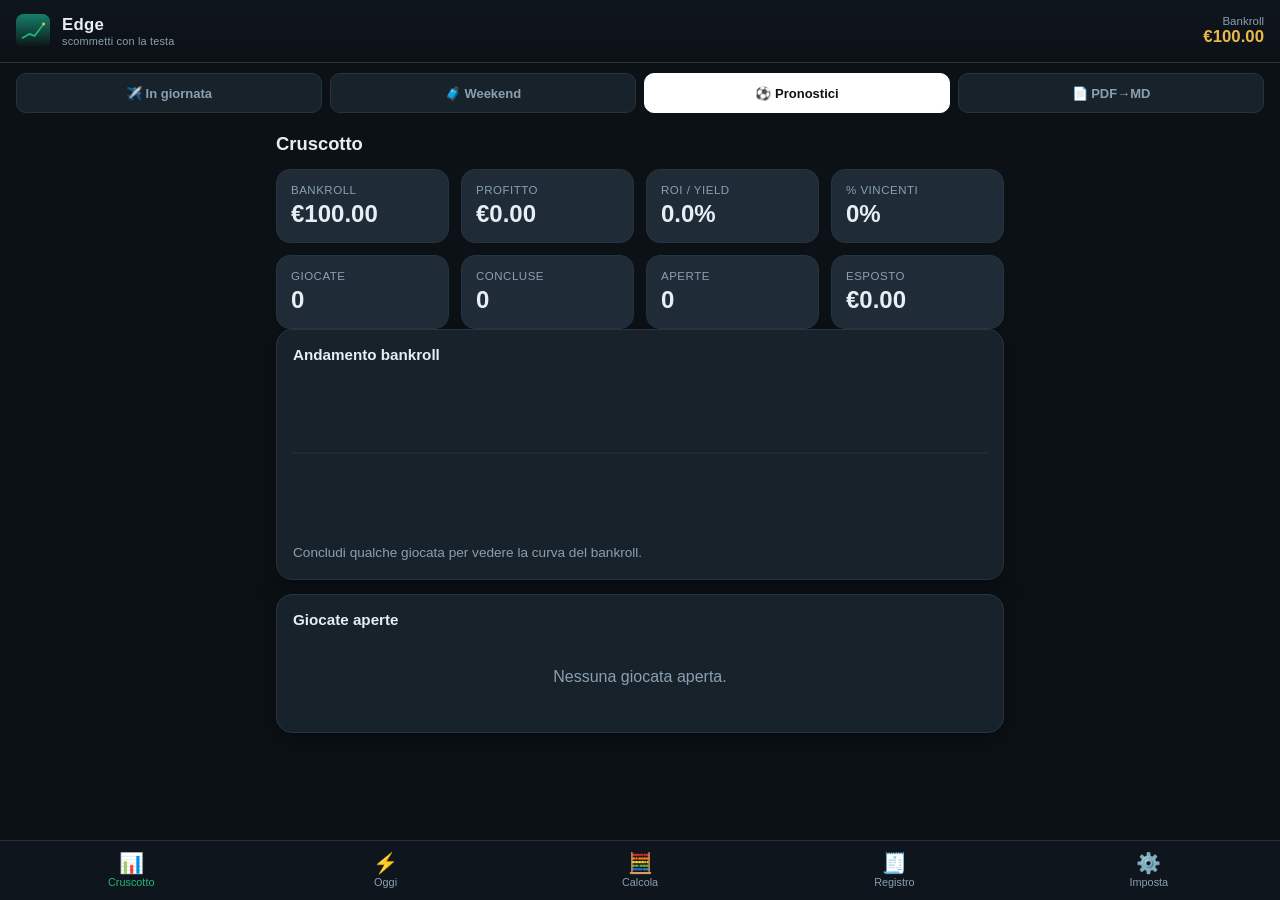
<file: pronostici/index.html>
<!DOCTYPE html>
<html lang="it">
<head>
  <meta charset="UTF-8" />
  <meta name="viewport" content="width=device-width, initial-scale=1, viewport-fit=cover" />
  <title>Edge — scommetti con la testa</title>
  <meta name="description" content="Strumento personale di value betting: trova le quote di valore, calcola lo stake con Kelly, tieni il registro delle giocate. Calcio e Tennis." />
  <meta name="theme-color" content="#0c1116" />
  <link rel="manifest" href="manifest.webmanifest" />
  <link rel="icon" href="icon.svg" type="image/svg+xml" />
  <link rel="icon" type="image/png" sizes="192x192" href="icon-192.png" />
  <link rel="apple-touch-icon" href="apple-touch-icon.png" />

  <!-- Anteprima quando condividi il link (WhatsApp, Telegram, social) -->
  <meta property="og:type" content="website" />
  <meta property="og:title" content="Edge — scommetti con la testa" />
  <meta property="og:description" content="Le occasioni di valore di oggi su Calcio e Tennis: l'app ti dice su cosa puntare e quanto." />
  <meta property="og:image" content="https://alessandrovizzini1986-a11y.github.io/daycation-bologna/pronostici/og-image.png" />
  <meta property="og:image:width" content="1200" />
  <meta property="og:image:height" content="630" />
  <meta property="og:url" content="https://alessandrovizzini1986-a11y.github.io/daycation-bologna/pronostici/" />
  <meta name="twitter:card" content="summary_large_image" />

  <link rel="stylesheet" href="style.css" />
</head>
<body>
  <header class="app-header">
    <img class="logo" src="icon.svg" alt="" />
    <h1>Edge <small>scommetti con la testa</small></h1>
    <div class="bankroll-chip">
      Bankroll
      <b id="hdrBankroll">—</b>
    </div>
  </header>

  <nav class="prod-switch" aria-label="App">
    <a href="../">✈️ In giornata</a>
    <a href="../weekend.html">🧳 Weekend</a>
    <a class="on" aria-current="page">⚽ Pronostici</a>
    <a href="../pdf2md/">📄 PDF→MD</a>
  </nav>

  <main>
    <!-- ============ CRUSCOTTO ============ -->
    <section id="view-dash" class="view active">
      <h2 class="section-title">Cruscotto</h2>
      <div class="stats" id="dashStats"></div>

      <div class="card">
        <h3>Andamento bankroll</h3>
        <canvas id="bankrollChart" width="700" height="160"></canvas>
        <p class="hint" id="chartHint" style="margin-top:10px;margin-bottom:0"></p>
      </div>

      <div class="card">
        <h3>Giocate aperte</h3>
        <div id="openBets"></div>
      </div>
    </section>

    <!-- ============ LIVE / TROVA VALUE ============ -->
    <section id="view-live" class="view">
      <h2 class="section-title">Le occasioni di oggi</h2>
      <div id="liveNoKey" class="note-warn" hidden>
        Manca la chiave per leggere le quote. Vai in <b>⚙️ Imposta</b> (una volta sola) e incolla la chiave.
      </div>

      <div class="card">
        <button class="btn" id="btnFind" type="button">⚡ Trova le occasioni di oggi</button>
        <p class="hint" id="liveQuota" style="margin:12px 0 0">Un tocco: leggo le quote di tutti i bookmaker e ti dico su cosa conviene puntare.</p>
      </div>

      <div id="liveResults"></div>
    </section>

    <!-- ============ CALCOLATORE ============ -->
    <section id="view-calc" class="view">
      <h2 class="section-title">Calcolatore</h2>

      <div class="card">
        <h3>① Value &amp; stake (Kelly)</h3>
        <p class="hint">
          Inserisci la quota del bookmaker e la <b>tua</b> probabilità stimata.
          Ti dico se c'è valore e quanto puntare.
        </p>
        <div class="row">
          <label class="field"><span>Quota (decimale)</span>
            <input type="number" id="vQuota" placeholder="es. 2.10" step="0.01" min="1.01" /></label>
          <label class="field"><span>Tua probabilità (%)</span>
            <input type="number" id="vProb" placeholder="es. 55" step="0.5" min="0" max="100" /></label>
        </div>
        <button class="btn" id="btnValue" type="button">Calcola value</button>
        <div id="valueResult"></div>
      </div>

      <div class="card">
        <h3>② Probabilità "vere" (rimuovi il margine)</h3>
        <p class="hint">
          Incolla le quote di un mercato (2 per il tennis, 3 per 1X2 nel calcio).
          Ti do le probabilità senza il margine del bookmaker.
        </p>
        <div class="row-3">
          <label class="field"><span>Quota 1</span>
            <input type="number" id="nv1" placeholder="1 / casa" step="0.01" min="1.01" /></label>
          <label class="field"><span>Quota 2 (X)</span>
            <input type="number" id="nv2" placeholder="X / —" step="0.01" min="1.01" /></label>
          <label class="field"><span>Quota 3</span>
            <input type="number" id="nv3" placeholder="2 / trasf." step="0.01" min="1.01" /></label>
        </div>
        <button class="btn secondary" id="btnNoVig" type="button">Calcola probabilità vere</button>
        <div id="noVigResult"></div>
      </div>
    </section>

    <!-- ============ REGISTRO ============ -->
    <section id="view-bets" class="view">
      <h2 class="section-title">Registro scommesse</h2>

      <div class="card">
        <h3>Aggiungi giocata</h3>
        <div class="row">
          <label class="field"><span>Data</span><input type="date" id="bDate" /></label>
          <label class="field"><span>Sport</span>
            <select id="bSport">
              <option>Calcio</option><option>Tennis</option><option>Basket</option><option>Altro</option>
            </select></label>
        </div>
        <label class="field"><span>Evento</span>
          <input type="text" id="bEvent" placeholder="es. Inter - Milan" /></label>
        <div class="row">
          <label class="field"><span>Mercato / selezione</span>
            <input type="text" id="bSelection" placeholder="es. Over 2.5 / 1 / Sinner" /></label>
          <label class="field"><span>Quota</span>
            <input type="number" id="bOdds" placeholder="2.00" step="0.01" min="1.01" /></label>
        </div>
        <label class="field"><span>Stake (€)</span>
          <input type="number" id="bStake" placeholder="10" step="0.5" min="0" /></label>
        <button class="btn" id="btnAddBet" type="button">Aggiungi al registro</button>
      </div>

      <div class="filter-row">
        <select id="filterSport"><option value="">Tutti gli sport</option><option>Calcio</option><option>Tennis</option><option>Basket</option><option>Altro</option></select>
        <select id="filterResult"><option value="">Tutti gli esiti</option><option value="pending">Aperte</option><option value="win">Vinte</option><option value="loss">Perse</option><option value="void">Void</option></select>
      </div>
      <div class="btn-row" style="margin-bottom:14px">
        <button class="btn ghost small" id="btnExport" type="button">Esporta JSON</button>
        <button class="btn ghost small" id="btnImport" type="button">Importa JSON</button>
        <input type="file" id="importFile" accept="application/json" hidden />
      </div>

      <div id="betList"></div>
    </section>

    <!-- ============ IMPOSTAZIONI ============ -->
    <section id="view-set" class="view">
      <h2 class="section-title">Impostazioni</h2>

      <div class="card">
        <h3>Bankroll &amp; rischio</h3>
        <label class="field"><span>Bankroll iniziale (€)</span>
          <input type="number" id="setBankroll" step="1" min="0" /></label>
        <label class="field"><span>Frazione di Kelly (gestione rischio)</span>
          <select id="setKelly">
            <option value="1">Kelly pieno (aggressivo)</option>
            <option value="0.5">½ Kelly</option>
            <option value="0.25" selected>¼ Kelly (consigliato)</option>
            <option value="0.1">1/10 Kelly (prudente)</option>
          </select></label>
        <p class="hint">Kelly frazionato riduce la varianza: meglio puntare meno e dormire la notte. ¼ è lo standard dei professionisti.</p>
      </div>

      <div class="card">
        <h3>Dati live — The Odds API</h3>
        <label class="field"><span>Chiave API</span>
          <input type="text" id="setApiKey" placeholder="incolla qui la tua API key" autocomplete="off" /></label>
        <p class="hint">
          Registrati gratis su <a href="https://the-odds-api.com/" target="_blank" rel="noopener">the-odds-api.com</a>
          (piano gratuito 500 richieste/mese), copia la chiave e incollala qui.
          Resta salvata solo sul tuo dispositivo.
        </p>
        <button class="btn" id="btnSaveSettings" type="button">Salva impostazioni</button>
      </div>

      <div class="card">
        <h3>Avvisi</h3>
        <button class="btn secondary" id="btnNotify" type="button">🔔 Attiva gli avvisi</button>
        <label class="bookrow" style="margin-top:12px; border:none; padding-left:0">
          <input type="checkbox" id="setAuto" />
          <span>Cerca da solo ogni 20 min (mentre l'app è aperta)</span>
        </label>
        <p class="hint">Gli avvisi arrivano quando l'app è aperta o in background sul telefono.
          Per riceverli a telefono completamente spento servirebbe un server (per ora non c'è):
          il modo sano è aprire Edge un paio di volte al giorno.</p>
      </div>

      <div class="card">
        <h3>I miei bookmaker</h3>
        <div id="myBooksList"></div>
      </div>

      <div class="card">
        <h3>Dati</h3>
        <p class="hint">Tutto è salvato in locale sul tuo dispositivo (niente server, niente account).</p>
        <button class="btn ghost small" id="btnReset" type="button">Azzera tutto (registro + impostazioni)</button>
      </div>
    </section>
  </main>

  <nav class="tabbar">
    <button data-view="dash" class="active"><span class="ic">📊</span>Cruscotto</button>
    <button data-view="live"><span class="ic">⚡</span>Oggi</button>
    <button data-view="calc"><span class="ic">🧮</span>Calcola</button>
    <button data-view="bets"><span class="ic">🧾</span>Registro</button>
    <button data-view="set"><span class="ic">⚙️</span>Imposta</button>
  </nav>

  <div class="toast" id="toast"></div>

  <script src="app.js"></script>
</body>
</html>
</file>
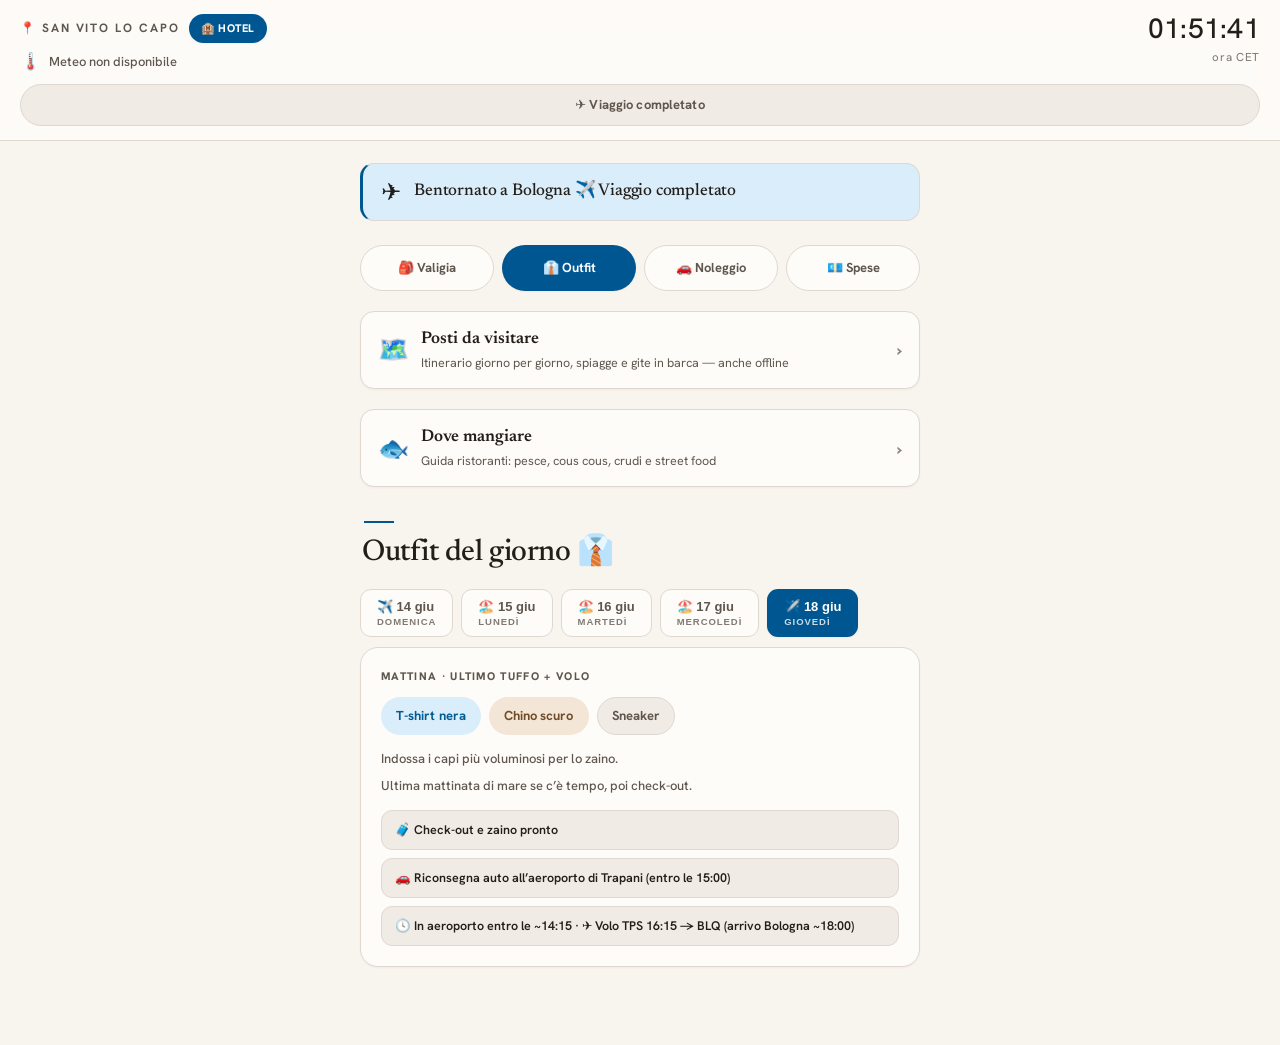
<file: san-vito-26/index.html>
<!DOCTYPE html>
<html lang="it">
<head>
<meta charset="UTF-8">
<meta name="viewport" content="width=device-width,initial-scale=1,viewport-fit=cover">
<meta name="theme-color" content="#13181f">
<meta name="robots" content="noindex,nofollow">
<meta http-equiv="Cache-Control" content="no-cache, no-store, must-revalidate">
<meta http-equiv="Pragma" content="no-cache">
<meta http-equiv="Expires" content="0">
<title>San Vito '26 · Travel companion</title>

<!-- anteprima social (WhatsApp/Telegram) -->
<meta property="og:type" content="website">
<meta property="og:locale" content="it_IT">
<meta property="og:site_name" content="San Vito '26">
<meta property="og:title" content="San Vito Lo Capo — il nostro viaggio">
<meta property="og:description" content="Diario di viaggio: valigia, outfit, noleggio, meteo e conti. E i posti da vedere intorno a San Vito.">
<meta property="og:image" content="https://alessandrovizzini1986-a11y.github.io/daycation-bologna/san-vito-26/og.jpg">
<meta property="og:image:width" content="1200">
<meta property="og:image:height" content="630">
<meta property="og:url" content="https://alessandrovizzini1986-a11y.github.io/daycation-bologna/san-vito-26/">
<meta name="twitter:card" content="summary_large_image">

<link rel="apple-touch-icon" href="icon-180.png">
<link rel="icon" type="image/png" sizes="192x192" href="icon-192.png">
<link rel="icon" type="image/png" sizes="512x512" href="icon-512.png">
<link rel="manifest" href="manifest.webmanifest">
<meta name="apple-mobile-web-app-capable" content="yes">
<meta name="apple-mobile-web-app-title" content="San Vito '26">
<meta name="apple-mobile-web-app-status-bar-style" content="black-translucent">

<link rel="preconnect" href="https://fonts.googleapis.com">
<link rel="preconnect" href="https://fonts.gstatic.com" crossorigin>
<link href="https://fonts.googleapis.com/css2?family=Hanken+Grotesk:wght@400;500;600;700;800&family=Newsreader:ital,opsz,wght@0,6..72,400;0,6..72,500;0,6..72,600;1,6..72,400;1,6..72,500&display=swap" rel="stylesheet">

<style>
/* ════════════════════════════════════════════════════════════════
   SAN VITO '26 — almanacco di viaggio
   Sistema di design: tipografia editoriale, carta + inchiostro,
   un solo accento mare, righe sottili, motion minimo.
   (Tutti gli hook id/class/data-* del JS restano invariati.)
   ════════════════════════════════════════════════════════════════ */
:root{
  --font-display:'Newsreader', Georgia, 'Times New Roman', serif;
  --font-sans:'Hanken Grotesk', -apple-system, system-ui, sans-serif;
  --font-mono:ui-monospace, SFMono-Regular, Menlo, monospace;

  --r-xs:6px; --r-sm:8px; --r-md:11px; --r-lg:14px; --r-xl:18px; --r-2xl:22px; --r-full:999px;

  /* ── Light · carta calda + inchiostro ── */
  --bg:oklch(96.8% 0.009 80);
  --surface:oklch(99.2% 0.005 85);
  --surface-2:oklch(94.2% 0.011 78);
  --ink:oklch(24% 0.013 65);
  --ink-soft:oklch(46% 0.017 66);
  --ink-faint:oklch(62% 0.016 70);
  --line:oklch(88.5% 0.012 75);
  --line-soft:oklch(92% 0.009 78);

  --accent:oklch(46% 0.115 245);       /* testo + icone + tinte    */
  --accent-fill:oklch(44% 0.12 247);   /* riempimenti, testo bianco */
  --accent-soft:oklch(93.5% 0.028 240);
  --on-fill:#fff;

  --ok:oklch(46% 0.085 168);     --ok-soft:oklch(93% 0.032 168);
  --warn:oklch(52% 0.095 72);    --warn-soft:oklch(94% 0.04 78);
  --alert:oklch(50% 0.16 33);    --alert-soft:oklch(94% 0.04 35);
  --sand:oklch(45% 0.07 66);     --sand-soft:oklch(93% 0.026 72);

  --shadow-sm:0 1px 2px oklch(40% 0.02 65 / .05);
  --shadow-md:0 1px 2px oklch(40% 0.02 65 / .05), 0 6px 18px oklch(40% 0.03 65 / .06);
  --shadow-lg:0 2px 6px oklch(40% 0.02 65 / .06), 0 16px 38px oklch(40% 0.04 65 / .10);

  --header-bg:oklch(99.2% 0.005 85 / .84);
}
@media (prefers-color-scheme:dark){ :root{
  --bg:oklch(17.5% 0.008 255);
  --surface:oklch(21.5% 0.011 253);
  --surface-2:oklch(26% 0.013 253);
  --ink:oklch(94% 0.008 90);
  --ink-soft:oklch(73% 0.014 85);
  --ink-faint:oklch(56% 0.015 88);
  --line:oklch(30.5% 0.013 253);
  --line-soft:oklch(27% 0.011 253);

  --accent:oklch(74% 0.105 240);
  --accent-fill:oklch(53% 0.13 244);
  --accent-soft:oklch(30% 0.045 246);
  --on-fill:#fff;

  --ok:oklch(74% 0.095 170);     --ok-soft:oklch(30% 0.045 170);
  --warn:oklch(78% 0.10 82);     --warn-soft:oklch(31% 0.05 80);
  --alert:oklch(72% 0.14 36);    --alert-soft:oklch(31% 0.06 36);
  --sand:oklch(78% 0.07 74);     --sand-soft:oklch(30% 0.035 74);

  --shadow-sm:0 1px 2px oklch(0% 0 0 / .28);
  --shadow-md:0 1px 2px oklch(0% 0 0 / .3), 0 8px 22px oklch(0% 0 0 / .34);
  --shadow-lg:0 2px 6px oklch(0% 0 0 / .34), 0 18px 44px oklch(0% 0 0 / .46);

  --header-bg:oklch(20% 0.01 253 / .82);
}}

*,*::before,*::after{box-sizing:border-box;margin:0;padding:0}
html{-webkit-text-size-adjust:100%;scroll-behavior:smooth;-webkit-tap-highlight-color:transparent}
body{font-family:var(--font-sans);background:var(--bg);color:var(--ink);line-height:1.5;
  font-variant-numeric:tabular-nums;-webkit-font-smoothing:antialiased;text-rendering:optimizeLegibility;min-height:100vh}
.tiny{font-size:11.5px} .muted{color:var(--ink-soft)}
::selection{background:var(--accent-soft);color:var(--ink)}
:focus-visible{outline:2px solid var(--accent-fill);outline-offset:3px;border-radius:var(--r-xs)}

/* ═════ SEZIONE 1 · masthead sticky ═════ */
.top{position:sticky;top:0;z-index:50;
  padding:calc(14px + env(safe-area-inset-top,0)) 20px 14px;
  background:var(--header-bg);
  backdrop-filter:blur(14px) saturate(1.4);-webkit-backdrop-filter:blur(14px) saturate(1.4);
  border-bottom:1px solid var(--line);color:var(--ink)}
.top-row{display:flex;align-items:center;justify-content:space-between;gap:12px}
.place{font-family:var(--font-sans);font-weight:700;font-size:12px;text-transform:uppercase;
  letter-spacing:.16em;color:var(--ink-soft);display:flex;align-items:center;gap:6px}
.top-left{display:flex;align-items:center;gap:9px;min-width:0}
.hotel-btn{display:inline-flex;align-items:center;gap:5px;flex-shrink:0;font-family:var(--font-sans);font-size:11px;font-weight:800;text-transform:uppercase;letter-spacing:.04em;color:var(--on-fill);background:var(--accent-fill);border-radius:var(--r-full);padding:6px 12px;text-decoration:none;box-shadow:var(--shadow-sm);white-space:nowrap}
.hotel-btn:active{transform:scale(.96)}
.dintorni-link{display:flex;align-items:center;gap:12px;text-decoration:none;background:var(--surface);border:1px solid var(--line);border-radius:var(--r-lg);padding:15px 17px;margin:0 0 20px;box-shadow:var(--shadow-sm)}
.dintorni-link:active{transform:scale(.99)}
.dintorni-link .di{font-size:25px;line-height:1}
.dintorni-link .dt{font-family:var(--font-display);font-weight:600;font-size:17px;color:var(--ink);display:block}
.dintorni-link .ds{font-size:12.5px;color:var(--ink-soft);margin-top:2px;display:block}
.dintorni-link .da{margin-left:auto;color:var(--ink-faint);font-weight:700;font-size:18px}
/* gita in barca */
.boat{background:var(--accent-soft);border:1px solid var(--line);border-left:3px solid var(--accent-fill);border-radius:var(--r-lg);padding:15px 17px;margin:0 0 20px;box-shadow:var(--shadow-sm)}
.boat-h{display:flex;align-items:baseline;gap:8px;flex-wrap:wrap;margin-bottom:4px}
.boat-h .bt{font-family:var(--font-display);font-weight:600;font-size:17px;color:var(--ink)}
.boat-h .bd{font-size:12px;font-weight:700;color:var(--accent)}
.boat-verdict{font-size:14.5px;font-weight:600;color:var(--ink);line-height:1.4;margin:2px 0 10px}
.boat-grid{display:grid;grid-template-columns:1fr 1fr;gap:8px}
.boat-cell{background:var(--surface);border:1px solid var(--line);border-radius:var(--r-md);padding:9px 11px}
.boat-cell .k{font-size:10px;font-weight:800;text-transform:uppercase;letter-spacing:.06em;color:var(--ink-soft)}
.boat-cell .v{font-weight:800;font-size:15px;color:var(--ink);margin-top:2px}
.boat-cell .v.warn{color:var(--alert)}
.boat-upd{font-size:11px;color:var(--ink-faint);margin-top:9px}
/* voucher noleggio */
.vou-card{max-height:90vh;overflow-y:auto}
.vou-codes{display:flex;gap:10px;margin-bottom:4px}
.vou-code{flex:1;background:var(--surface-2);border:1px solid var(--line);border-radius:var(--r-md);padding:10px 12px;text-align:center}
.vou-code .l{font-size:9.5px;font-weight:800;text-transform:uppercase;letter-spacing:.07em;color:var(--ink-soft)}
.vou-code .v{font-family:var(--font-mono);font-weight:700;font-size:15px;color:var(--ink);margin-top:4px}
.vou-row{display:flex;justify-content:space-between;gap:14px;padding:9px 0;border-bottom:1px solid var(--line-soft);font-size:13.5px}
.vou-row .k{color:var(--ink-soft);font-weight:600;flex-shrink:0}
.vou-row .vv{color:var(--ink);font-weight:700;text-align:right}
.vou-row .vv.warn{color:var(--alert)}
.vou-note{background:var(--accent-soft);border-radius:var(--r-md);padding:11px 13px;font-size:12.5px;line-height:1.5;color:var(--ink);margin-top:6px}
.vou-note.alert{background:var(--alert-soft)}
.vou-note b{font-weight:800}
.vou-h{font-family:var(--font-display);font-weight:600;font-size:15px;color:var(--ink);margin:12px 0 2px}
.vou-call{display:block;text-align:center;text-decoration:none;background:var(--accent-fill);color:var(--on-fill);font-weight:800;font-size:14px;border-radius:var(--r-md);padding:12px;margin-top:6px}
.clock{font-family:var(--font-sans);font-weight:500;font-size:28px;letter-spacing:.01em;
  line-height:1;color:var(--ink);font-feature-settings:"tnum" 1}
.wx{display:flex;align-items:center;gap:8px;font-size:13px;font-weight:500;color:var(--ink-soft);margin-top:9px}
.wx .wx-emoji{font-size:17px;line-height:1}
.wx b{color:var(--ink);font-weight:700}
.status{margin-top:13px;width:100%;border-radius:var(--r-full);padding:10px 15px;font-size:13px;font-weight:700;
  text-align:center;background:var(--surface-2);color:var(--ink-soft);border:1px solid var(--line);letter-spacing:.01em}
.status.live{background:var(--accent-fill);color:var(--on-fill);border-color:transparent;box-shadow:var(--shadow-sm)}
.status.live::before{content:"";display:inline-block;width:7px;height:7px;border-radius:50%;
  background:var(--on-fill);margin-right:9px;vertical-align:.06em;animation:breathe 2.4s ease-in-out infinite}
@keyframes breathe{0%,100%{opacity:1;transform:scale(1)}50%{opacity:.45;transform:scale(.78)}}

main{max-width:600px;margin:0 auto;padding:22px 20px 64px}

/* ═════ card ═════ */
.card{background:var(--surface);border-radius:var(--r-xl);border:1px solid var(--line);box-shadow:var(--shadow-sm);
  padding:20px;transition:transform .22s ease,box-shadow .22s ease,border-color .22s ease;margin-bottom:14px}
@media (hover:hover){.card:hover{transform:translateY(-2px);box-shadow:var(--shadow-md);border-color:var(--line-soft)}}
.card-h{font-family:var(--font-display);font-weight:600;font-size:19px;letter-spacing:-.01em;
  display:flex;align-items:center;gap:9px;margin-bottom:14px;padding-bottom:13px;border-bottom:1px solid var(--line-soft)}

/* ═════ SEZIONE 2 · banner contestuale ═════ */
.banner{background:var(--accent-soft);color:var(--ink);border-radius:var(--r-lg);
  border:1px solid var(--line);border-left:3px solid var(--accent-fill);
  padding:16px 18px;margin-bottom:24px;font-weight:500;font-size:15.5px;line-height:1.42;
  display:flex;gap:13px;align-items:center}
.banner .b-ico{font-size:24px;flex-shrink:0;line-height:1}
.banner #bMsg{font-family:var(--font-display);font-size:17px;letter-spacing:-.01em}

.sec-title{font-family:var(--font-display);font-weight:500;font-size:clamp(24px,6.5vw,30px);
  letter-spacing:-.015em;line-height:1.12;margin:34px 2px 16px;position:relative;padding-top:16px}
.sec-title::before{content:"";position:absolute;top:0;left:2px;width:30px;height:2px;background:var(--accent-fill)}
section:first-of-type .sec-title{margin-top:0}

/* ═════ SEZIONE 3 · checklist ═════ */
.progress-wrap{background:var(--surface);border:1px solid var(--line);border-radius:var(--r-lg);
  padding:16px 18px;margin-bottom:14px;box-shadow:var(--shadow-sm)}
.progress-top{display:flex;justify-content:space-between;align-items:baseline;margin-bottom:11px;gap:12px}
.progress-top .muted{font-size:12px;font-weight:700;text-transform:uppercase;letter-spacing:.1em}
.progress-top b{font-family:var(--font-display);font-weight:600;font-size:18px;color:var(--ink)}
.bar{height:8px;border-radius:var(--r-full);background:var(--surface-2);overflow:hidden;border:1px solid var(--line-soft)}
.bar-fill{height:100%;border-radius:var(--r-full);background:var(--accent-fill);width:0;transition:width .4s cubic-bezier(.4,0,.2,1)}
.done-banner{display:none;margin-top:14px;padding:12px 14px;border-radius:var(--r-md);
  background:var(--ok-soft);color:var(--ok);font-weight:700;text-align:center;letter-spacing:.01em;animation:pop .3s ease}
.done-banner.show{display:block}
@keyframes pop{from{transform:scale(.97);opacity:0}to{transform:scale(1);opacity:1}}

.subgroup{border-left:2px solid var(--line);padding-left:14px;margin:20px 0}
.subgroup-h{font-size:11px;font-weight:800;text-transform:uppercase;letter-spacing:.12em;margin-bottom:6px;color:var(--ink-soft)}
.sg-green{border-color:var(--ok)} .sg-green .subgroup-h{color:var(--ok)}
.sg-amber{border-color:var(--warn)} .sg-amber .subgroup-h{color:var(--warn)}
.sg-red{border-color:var(--alert)} .sg-red .subgroup-h{color:var(--alert)}
.sg-gray{border-color:var(--ink-faint)} .sg-gray .subgroup-h{color:var(--ink-faint)}

.ci{display:flex;align-items:flex-start;gap:12px;padding:11px 0;cursor:pointer;user-select:none;min-height:46px;
  border-bottom:1px solid var(--line-soft)}
.ci:last-child{border-bottom:0}
.ci input{position:absolute;opacity:0;width:0;height:0}
.ci .box{flex-shrink:0;width:23px;height:23px;border-radius:var(--r-xs);border:1.5px solid var(--line);
  background:var(--surface-2);display:grid;place-items:center;transition:background .2s,border-color .2s;margin-top:1px}
.ci input:checked ~ .box{background:var(--accent-fill);border-color:var(--accent-fill)}
.ci input:checked ~ .box::after{content:"";width:6px;height:11px;border:solid var(--on-fill);
  border-width:0 2px 2px 0;transform:rotate(43deg) translateY(-1px)}
.ci input:focus-visible ~ .box{outline:2px solid var(--accent-fill);outline-offset:2px}
.ci .t{font-size:14.5px;font-weight:600;line-height:1.4;transition:opacity .2s;padding-top:1px}
.ci .t small{display:block;font-size:12px;font-weight:500;color:var(--ink-soft);margin-top:3px;line-height:1.45}
.ci input:checked ~ .t{opacity:.42;text-decoration:line-through}
.sg-gray .ci .t{text-decoration:line-through;color:var(--ink-faint)}

.info{background:var(--surface-2);border:1px solid var(--line);border-radius:var(--r-lg);padding:15px 16px;margin-top:14px}
.info-h{font-weight:800;font-size:13px;display:flex;gap:7px;align-items:center;color:var(--accent);
  text-transform:uppercase;letter-spacing:.06em;margin-bottom:9px}
.calc{font-family:var(--font-mono);font-size:11.5px;line-height:1.75;white-space:pre-wrap;color:var(--ink-soft);
  border-top:1px solid var(--line-soft);padding-top:10px}
.calc .ok{color:var(--ok);font-weight:700}

/* ═════ SEZIONE 4 · outfit planner ═════ */
.daytabs{display:flex;gap:8px;overflow-x:auto;padding:2px 0 10px;scrollbar-width:none;-webkit-overflow-scrolling:touch}
.daytabs::-webkit-scrollbar{display:none}
.daytab{flex-shrink:0;min-height:48px;padding:8px 16px;border-radius:var(--r-md);border:1px solid var(--line);
  background:var(--surface);color:var(--ink-soft);font-size:13px;font-weight:700;white-space:nowrap;cursor:pointer;
  display:flex;flex-direction:column;justify-content:center;gap:2px;
  transition:transform .15s ease,background .2s,color .2s,border-color .2s}
.daytab:active{transform:scale(.96)}
.daytab.active{background:var(--accent-fill);color:var(--on-fill);border-color:transparent;box-shadow:var(--shadow-sm)}
.daytab small{font-size:9.5px;font-weight:700;opacity:.78;text-transform:uppercase;letter-spacing:.1em}

.outfit-h{font-size:11px;font-weight:800;text-transform:uppercase;letter-spacing:.12em;color:var(--ink-soft);margin-bottom:13px}
.pills{display:flex;flex-wrap:wrap;gap:8px}
.pill{padding:8px 14px;border-radius:var(--r-full);font-size:13px;font-weight:700;border:1px solid transparent;letter-spacing:.005em}
.pill-top{background:var(--accent-soft);color:var(--accent)}
.pill-bottom{background:var(--sand-soft);color:var(--sand)}
.pill-shoe{background:var(--surface-2);color:var(--ink-soft);border-color:var(--line)}
.pill-costume{background:var(--accent-fill);color:var(--on-fill)}
.vibe{margin-top:14px;font-family:var(--font-display);font-style:italic;font-size:16px;color:var(--ink-soft);line-height:1.4}
.notes{margin-top:14px;display:flex;flex-direction:column;gap:8px}
.note{font-size:13px;font-weight:500;color:var(--ink-soft);line-height:1.5}
.rem{margin-top:14px;display:flex;flex-direction:column;gap:8px}
.rem .r{background:var(--surface-2);border:1px solid var(--line);border-radius:var(--r-md);padding:10px 13px;font-size:12.5px;font-weight:600;line-height:1.45}
.warn-note{background:var(--warn-soft);border:1px solid var(--warn);border-left:3px solid var(--warn);color:var(--warn);
  border-radius:var(--r-md);padding:12px 14px;font-size:13px;font-weight:700;line-height:1.45;margin-top:12px}

/* ═════ toggle «mostra checklist» (compare dopo la partenza) ═════ */
.cl-toggle{display:none;width:100%;align-items:center;justify-content:center;gap:9px;
  margin-bottom:24px;padding:13px 16px;min-height:48px;cursor:pointer;
  font-family:var(--font-sans);font-size:14px;font-weight:700;letter-spacing:.01em;
  color:var(--ink);background:var(--surface);border:1px solid var(--line);border-radius:var(--r-lg);
  box-shadow:var(--shadow-sm);transition:transform .15s ease,border-color .2s,background .2s,color .2s}
.cl-toggle:active{transform:scale(.985)}
@media (hover:hover){.cl-toggle:hover{border-color:var(--accent);color:var(--accent)}}
.cl-toggle .ico{font-size:17px;line-height:1}
.cl-toggle[aria-pressed="true"]{background:var(--surface-2)}

/* ═════ SEZIONE 5 · noleggio auto ═════ */
.car-intro{font-size:14px;line-height:1.55;color:var(--ink-soft)}
.car-intro b{color:var(--ink);font-weight:700}
.car-sub{font-size:11px;font-weight:800;text-transform:uppercase;letter-spacing:.12em;color:var(--ink-soft);
  margin:0 2px 12px;display:flex;align-items:center;gap:10px;justify-content:space-between}
.car-sub .cnt{color:var(--accent);letter-spacing:.05em;white-space:nowrap}
.shot-grid{display:grid;grid-template-columns:repeat(auto-fill,minmax(98px,1fr));gap:10px}
.shot-grid.docs{grid-template-columns:repeat(auto-fill,minmax(112px,1fr))}
.shot{position:relative;aspect-ratio:1/1;border-radius:var(--r-md);overflow:hidden;cursor:pointer;
  background:var(--surface-2);border:1px solid var(--line);
  display:flex;flex-direction:column;align-items:center;justify-content:center;gap:6px;text-align:center;
  transition:border-color .2s,transform .15s ease}
.shot.docs{aspect-ratio:3/4}
.shot.empty{border-style:dashed}
.shot:active{transform:scale(.97)}
@media (hover:hover){.shot.empty:hover{border-color:var(--accent);color:var(--accent)}}
.shot .ph-ico{font-size:20px;opacity:.7;line-height:1}
.shot .ph-lbl{font-size:10.5px;font-weight:700;line-height:1.25;color:var(--ink-soft);padding:0 6px}
.shot .ph-plus{position:absolute;top:5px;right:7px;font-size:15px;font-weight:800;color:var(--ink-faint);line-height:1}
.shot img{position:absolute;inset:0;width:100%;height:100%;object-fit:cover}
.shot .tag{position:absolute;left:0;right:0;bottom:0;padding:8px 8px 6px;font-size:10px;font-weight:700;
  color:#fff;letter-spacing:.02em;background:linear-gradient(to top,oklch(15% 0.02 260 / .82),transparent)}
.shot .del{position:absolute;top:5px;right:5px;width:26px;height:26px;border-radius:var(--r-full);border:0;cursor:pointer;
  background:oklch(15% 0.02 260 / .6);color:#fff;font-size:13px;line-height:1;display:grid;place-items:center;
  -webkit-backdrop-filter:blur(4px);backdrop-filter:blur(4px)}
.add-tile{color:var(--ink-soft)}
.car-actions{margin-top:20px;display:flex;flex-direction:column;gap:11px}
.btn-verify{width:100%;min-height:52px;display:flex;align-items:center;justify-content:center;gap:9px;cursor:pointer;
  font-family:var(--font-sans);font-size:15px;font-weight:700;letter-spacing:.01em;
  color:var(--on-fill);background:var(--accent-fill);border:0;border-radius:var(--r-lg);box-shadow:var(--shadow-sm);
  transition:transform .15s ease,opacity .2s}
.btn-verify:active{transform:scale(.99)}
.btn-verify:disabled{opacity:.62;cursor:default}
.spin{width:16px;height:16px;border-radius:50%;border:2px solid color-mix(in oklch,currentColor 32%,transparent);border-top-color:currentColor;animation:spin 1s linear infinite}
@keyframes spin{to{transform:rotate(360deg)}}
.btn-upload{width:100%;min-height:52px;display:flex;align-items:center;justify-content:center;gap:9px;cursor:pointer;
  font-family:var(--font-sans);font-size:15px;font-weight:700;letter-spacing:.01em;margin-bottom:14px;
  color:var(--accent);background:var(--surface);border:1.5px solid var(--accent);border-radius:var(--r-lg);
  transition:transform .15s ease,background .2s,color .2s,border-color .2s}
.btn-upload:active{transform:scale(.99)}
.btn-upload:disabled{opacity:.62;cursor:default}
@media (hover:hover){.btn-upload:hover{background:var(--accent-fill);border-color:var(--accent-fill);color:var(--on-fill)}}
.views-hint{display:flex;flex-wrap:wrap;gap:7px;margin-bottom:14px}
.views-hint .vh-lbl{width:100%;font-size:12px;font-weight:600;color:var(--ink-faint);line-height:1.45;margin-bottom:2px}
.vchip{font-size:12px;font-weight:600;color:var(--ink-soft);background:var(--surface-2);border:1px solid var(--line);border-radius:var(--r-full);padding:5px 11px}
.gallery-empty{grid-column:1/-1;font-size:13px;color:var(--ink-faint);text-align:center;padding:18px 12px;border:1px dashed var(--line);border-radius:var(--r-md)}
.car-privacy{font-size:11.5px;color:var(--ink-faint);text-align:center;line-height:1.5;padding:0 8px}
.picksheet{position:fixed;inset:0;z-index:200;background:oklch(20% .03 256 / .5);display:none;align-items:flex-end;justify-content:center}
.picksheet.on{display:flex}
.picksheet-card{background:var(--surface);width:100%;max-width:480px;border-radius:var(--r-xl) var(--r-xl) 0 0;padding:16px 16px calc(16px + env(safe-area-inset-bottom,0));display:flex;flex-direction:column;gap:10px;box-shadow:var(--shadow-lg)}
.picksheet-h{font-weight:800;text-align:center;color:var(--ink-soft);font-size:12px;text-transform:uppercase;letter-spacing:.6px;padding:4px 0 6px}
.picksheet-b{height:56px;border-radius:var(--r-md);border:1px solid var(--line);background:var(--surface-2);color:var(--ink);font-size:16px;font-weight:700;cursor:pointer;display:flex;align-items:center;justify-content:center;gap:10px;font-family:inherit}
.picksheet-b:active{transform:scale(.98)}
.picksheet-x{height:48px;border:0;background:none;color:var(--ink-soft);font-weight:700;font-size:15px;cursor:pointer;font-family:inherit}
/* meteo · giornata */
.wx{cursor:pointer}
.wx .wx-go{color:var(--ink-faint);font-weight:700;font-size:16px;line-height:1;margin-left:-2px}
.wxsheet-card{animation:pop .26s ease}
.wx-verdict{display:flex;align-items:center;gap:12px;background:var(--surface-2);border-radius:var(--r-md);padding:12px 14px}
.wx-verdict .e{font-size:30px;line-height:1}
.wx-verdict .t{font-size:14px;font-weight:600;color:var(--ink);line-height:1.35}
.wx-hours{display:flex;gap:7px;overflow-x:auto;padding:2px 0 6px;-webkit-overflow-scrolling:touch;scrollbar-width:thin}
.wx-hour{flex:0 0 auto;min-width:54px;background:var(--surface-2);border-radius:var(--r-md);padding:9px 7px 8px;text-align:center}
.wx-hour.rain{box-shadow:inset 0 0 0 1.5px var(--accent)}
.wx-hour.wind{box-shadow:inset 0 0 0 1.5px var(--sun,oklch(72% .15 70))}
.wx-hour .h{font-size:11px;font-weight:800;color:var(--ink-soft)}
.wx-hour .em{font-size:20px;line-height:1;margin:5px 0 3px}
.wx-hour .t{font-weight:800;font-size:15px;color:var(--ink)}
.wx-hour .p{font-size:10.5px;font-weight:700;color:var(--accent);margin-top:3px;min-height:13px}
.wx-hour .w{font-size:10px;color:var(--ink-faint);margin-top:1px}
.wx-hour .w.strong{color:var(--ink);font-weight:800}
.wx-sep{flex:0 0 auto;display:flex;flex-direction:column;align-items:center;justify-content:center;min-width:32px;color:var(--ink-faint);font-size:10px;font-weight:800;text-transform:uppercase;letter-spacing:.4px;line-height:1.3;border-left:1.5px dashed var(--line);padding-left:7px}
/* ═════ Spese & split 50/50 ═════ */
.fin-balance{background:var(--accent-soft);border:1px solid var(--line);border-left:3px solid var(--accent-fill);border-radius:var(--r-lg);padding:16px 18px;margin-bottom:18px;display:flex;gap:13px;align-items:flex-start}
.fin-balance .fb-ico{font-size:24px;line-height:1;flex-shrink:0}
.fin-balance .fb-txt{font-family:var(--font-display);font-size:16px;line-height:1.42;color:var(--ink);font-weight:500}
.fin-balance .fb-txt b{font-weight:800}
.fin-grid{display:grid;grid-template-columns:1fr 1fr;gap:10px;margin-bottom:8px}
.fin-cell{background:var(--surface);border:1px solid var(--line);border-radius:var(--r-md);padding:13px 14px;box-shadow:var(--shadow-sm)}
.fin-cell.wide{grid-column:1/-1}
.fin-cell .k{font-size:11px;font-weight:800;text-transform:uppercase;letter-spacing:.07em;color:var(--ink-soft)}
.fin-cell .val{font-family:var(--font-display);font-weight:700;font-size:22px;color:var(--ink);margin-top:3px}
.fin-table{display:flex;flex-direction:column;gap:7px}
.fin-row{display:grid;grid-template-columns:1fr auto auto;gap:10px;align-items:center;background:var(--surface);border:1px solid var(--line);border-radius:var(--r-md);padding:11px 13px}
.fin-row .desc{font-weight:700;font-size:14px;color:var(--ink)}
.fin-row .meta{font-size:11.5px;color:var(--ink-soft);margin-top:3px;display:flex;align-items:center;gap:7px;flex-wrap:wrap}
.fin-pill{font-size:10px;font-weight:800;text-transform:uppercase;letter-spacing:.03em;padding:2px 7px;border-radius:var(--r-full)}
.fin-pill.paid{background:oklch(92% .06 150);color:oklch(40% .1 150)}
.fin-pill.due{background:var(--accent-soft);color:var(--accent)}
.fin-pill.cassa{background:oklch(92% .07 300);color:oklch(42% .12 300)}
.fin-row .amt{font-family:var(--font-display);font-weight:700;font-size:16px;color:var(--ink);white-space:nowrap}
.fin-acts{display:flex;gap:5px}
.fin-ico{width:34px;height:34px;border:1px solid var(--line);background:var(--surface-2);border-radius:var(--r-sm);cursor:pointer;font-size:14px;display:flex;align-items:center;justify-content:center;font-family:inherit}
.fin-ico:active{transform:scale(.94)}
.fin-form{display:flex;flex-direction:column;gap:10px}
.fin-form-actions{display:flex;gap:8px}
.fin-form-actions .btn-verify{flex:1;width:auto}
.fin-cancel{height:52px;padding:0 18px;border:1px solid var(--line);background:var(--surface-2);color:var(--ink-soft);border-radius:var(--r-lg);font-weight:700;font-size:15px;cursor:pointer;font-family:inherit}
.fin-cancel:active{transform:scale(.98)}
.fin-vadd{display:grid;grid-template-columns:1fr 1fr auto;gap:8px;margin-top:10px}
.fin-vadd .meta-in{min-height:46px}
.fin-vadd #finVAdd{height:46px;white-space:nowrap}
/* recap stampabile (PDF) */
#finPrint{display:none}
@media print{
  @page{margin:14mm}
  html,body{background:#fff;height:auto}
  body>*{display:none !important}
  body>#finPrint{display:block !important}
}
#finPrint{font-family:var(--font-sans);color:#111;background:#fff}
#finPrint .pr-wrap{max-width:680px;margin:0 auto}
#finPrint .pr-kicker{font-size:11px;letter-spacing:.3em;text-transform:uppercase;color:#9a9a9a;font-weight:700}
#finPrint .pr-title{font-family:var(--font-display);font-size:44px;font-weight:600;letter-spacing:-.02em;margin-top:6px;line-height:1}
#finPrint .pr-sub{color:#8a8a8a;font-size:14px;margin-top:8px;letter-spacing:.02em}
#finPrint .pr-hero{margin:44px 0;padding:34px 0;border-top:1px solid #e8e8e8;border-bottom:1px solid #e8e8e8;text-align:center}
#finPrint .pr-hero-num{font-family:var(--font-display);font-size:62px;font-weight:600;letter-spacing:-.03em;line-height:1}
#finPrint .pr-hero-lbl{color:#8a8a8a;font-size:13px;letter-spacing:.04em;margin-top:13px}
#finPrint .pr-statement{font-family:var(--font-display);font-size:21px;line-height:1.5;font-weight:500;margin:0 0 42px}
#finPrint table.pr-table{width:100%;border-collapse:collapse;font-size:14px}
#finPrint .pr-table th{text-align:left;font-size:10px;letter-spacing:.16em;text-transform:uppercase;color:#aaa;font-weight:700;padding:0 0 11px;border-bottom:1px solid #e8e8e8}
#finPrint .pr-table th.r,#finPrint .pr-table td.r{text-align:right}
#finPrint .pr-table td{padding:13px 0;border-bottom:1px solid #f1f1f1}
#finPrint .pr-table td.desc{font-weight:600}
#finPrint .pr-table td.amt{font-family:var(--font-display);font-weight:600;white-space:nowrap}
#finPrint .pr-state{font-size:11px;color:#9a9a9a}
#finPrint .pr-table tfoot td{border-bottom:0;border-top:2px solid #111;padding-top:15px;font-family:var(--font-display);font-weight:700;font-size:17px}
#finPrint .pr-grid{display:flex;margin-top:40px}
#finPrint .pr-stat{flex:1;text-align:center;padding:0 8px;border-left:1px solid #eee}
#finPrint .pr-stat:first-child{border-left:0}
#finPrint .pr-stat .v{font-family:var(--font-display);font-size:23px;font-weight:600}
#finPrint .pr-stat .l{font-size:10px;letter-spacing:.08em;text-transform:uppercase;color:#aaa;margin-top:7px}
#finPrint .pr-foot{margin-top:50px;padding-top:16px;border-top:1px solid #eee;font-size:11px;color:#b8b8b8;letter-spacing:.05em}
.wx-foot{display:flex;justify-content:space-between;gap:6px;flex-wrap:wrap;font-size:12px;color:var(--ink-soft);border-top:1px solid var(--line);padding-top:11px;margin-top:2px}
.wx-foot b{color:var(--ink);font-weight:700}
.pickmode{display:flex;align-items:center;gap:8px;flex-wrap:wrap;margin:0 0 14px}
.pickmode .pm-lbl{font-size:12px;font-weight:700;color:var(--ink-soft)}
.pm-b{height:40px;padding:0 14px;border-radius:var(--r-full);border:1.5px solid var(--line);background:var(--surface);color:var(--ink-soft);font-size:13px;font-weight:700;cursor:pointer;font-family:inherit}
.pm-b.on{border-color:transparent;background:var(--accent-fill);color:var(--on-fill);box-shadow:var(--shadow-sm)}
.viewnav{display:flex;gap:8px;margin:0 0 20px}
.vn{flex:1;height:46px;border-radius:var(--r-full);border:1.5px solid var(--line);background:var(--surface);color:var(--ink-soft);font-size:13px;font-weight:700;cursor:pointer;font-family:inherit}
.vn.on{border-color:transparent;background:var(--accent-fill);color:var(--on-fill);box-shadow:var(--shadow-sm)}
.report{margin-top:16px;display:none;background:var(--surface);border:1px solid var(--line);border-radius:var(--r-lg);
  padding:18px;box-shadow:var(--shadow-sm)}
.report.show{display:block;animation:pop .3s ease}
.report-top{font-family:var(--font-display);font-weight:600;font-size:18px;letter-spacing:-.01em;
  display:flex;align-items:center;gap:8px;margin-bottom:6px;padding-bottom:12px;border-bottom:1px solid var(--line-soft)}
.rep-h{font-size:11px;font-weight:800;text-transform:uppercase;letter-spacing:.1em;color:var(--accent);margin:16px 0 7px}
.rep-p{font-size:14px;line-height:1.55;color:var(--ink);margin-bottom:4px}
.rep-li{font-size:14px;line-height:1.5;color:var(--ink);padding-left:17px;position:relative;margin-bottom:4px}
.rep-li::before{content:"•";position:absolute;left:3px;color:var(--accent);font-weight:800}
.rep-sp{height:7px}

/* ═════ noleggio: posizioni ritiro/riconsegna ═════ */
.pos-legend{display:flex;gap:10px;margin:0 2px 12px}
.phasetoggle{display:flex;gap:8px;margin:0 0 12px}
.ph-b{flex:1;height:44px;border-radius:var(--r-full);border:1.5px solid var(--line);background:var(--surface);color:var(--ink-soft);font-size:14px;font-weight:700;cursor:pointer;font-family:inherit}
.ph-b.on{border-color:transparent;background:var(--accent-fill);color:var(--on-fill);box-shadow:var(--shadow-sm)}
.carmap-hint{text-align:center;margin:0 0 4px}
.carsvg{width:100%;max-width:300px;display:block;margin:2px auto 10px}
.car-body{fill:var(--surface-2);stroke:var(--line);stroke-width:2}
.car-roof{fill:var(--bg);stroke:var(--line);stroke-width:1.5}
.car-line{fill:none;stroke:var(--line);stroke-width:2}
.car-cabin{fill:var(--bg);stroke:var(--line);stroke-width:1.5}
.car-glass{fill:var(--surface);stroke:var(--line);stroke-width:1.25}
.car-mirror{fill:var(--surface-2);stroke:var(--line);stroke-width:1.5}
.hot{cursor:pointer}
.hot .hot-hit{fill:transparent;pointer-events:all}
.hot .hot-dot{fill:var(--surface);stroke:var(--accent);stroke-width:2.5;transition:fill .15s,stroke .15s}
.hot .hot-ico{fill:var(--accent);font-size:15px;font-weight:800;font-family:-apple-system,system-ui,sans-serif;pointer-events:none}
.hot.done .hot-dot{fill:var(--accent-fill);stroke:var(--accent-fill)}
.hot.done .hot-ico{fill:var(--on-fill)}
.meta-wrap{margin:2px 0 12px}
.meta-lbl{font-size:12px;font-weight:700;color:var(--ink-soft);margin-bottom:6px}
.thumbs{display:flex;flex-wrap:wrap;gap:8px}
.shot.sm{width:66px;height:66px}
.poslist{display:flex;flex-direction:column;gap:6px;margin-top:8px}
.pl{display:flex;align-items:center;gap:11px;padding:9px 12px;border:1px solid var(--line);border-radius:12px;background:var(--surface);cursor:pointer}
.pl.ok{border-color:var(--accent-fill)}
.pl-n{flex-shrink:0;width:26px;height:26px;border-radius:50%;display:grid;place-items:center;font-size:13px;font-weight:800;background:var(--surface-2);color:var(--accent)}
.pl.ok .pl-n{background:var(--accent-fill);color:var(--on-fill)}
.pl-t{flex:1;font-size:14px;font-weight:700;min-width:0;line-height:1.25}
.pl-t small{display:block;font-size:11px;font-weight:500;color:var(--ink-soft)}
.pl-cam{font-size:18px;opacity:.55;flex-shrink:0}
.pl-th{width:42px;height:42px;border-radius:8px;object-fit:cover;flex-shrink:0}
.pl-del{flex-shrink:0;background:var(--surface-2);border:1px solid var(--line);color:var(--ink-soft);width:30px;height:30px;border-radius:8px;cursor:pointer;font-family:inherit}
.time-est{display:flex;align-items:center;gap:8px;background:var(--accent-soft);color:var(--ink);border-radius:var(--r-lg);padding:11px 14px;font-size:13.5px;font-weight:600;margin:0 0 14px}
.time-est b{font-weight:800}
.car-prog{margin:0 0 10px}
.car-prog-top{display:flex;justify-content:space-between;align-items:baseline;font-size:13px;font-weight:700;color:var(--ink-soft);margin-bottom:7px}
.car-prog-top b{font-family:var(--font-display);font-size:15px;color:var(--ink)}
.cbar{height:10px;border-radius:var(--r-full);background:var(--surface-2);overflow:hidden}
.cbar-fill{height:100%;border-radius:var(--r-full);background:var(--accent-fill);transition:width .3s ease}
#dmgSvg{cursor:crosshair}
.xmark text{fill:var(--alert);font-size:20px;font-weight:900;font-family:-apple-system,system-ui,sans-serif}
.xbg{fill:var(--surface);opacity:.85}
.dmg-row{display:flex;align-items:center;gap:10px;padding:9px 0;border-bottom:1px solid var(--line-soft)}
.dmg-thumb,.dmg-foto{width:54px;height:54px;border-radius:10px;flex-shrink:0;object-fit:cover;cursor:pointer}
.dmg-foto{border:1.5px dashed var(--line);background:var(--surface-2);color:var(--ink-soft);font-size:22px}
.dmg-fields{flex:1;display:flex;flex-direction:column;gap:6px;min-width:0}
.dmg-field{width:100%;height:38px;border:1.5px solid var(--line);border-radius:10px;background:var(--surface);color:var(--ink);font-size:13px;font-weight:600;padding:0 8px;font-family:inherit}
.dmg-del{flex-shrink:0;background:var(--surface-2);border:1px solid var(--line);color:var(--ink-soft);width:34px;height:34px;border-radius:10px;cursor:pointer;font-family:inherit}
.leg{font-size:11px;font-weight:800;text-transform:uppercase;letter-spacing:.08em;padding:4px 11px;border-radius:var(--r-full)}
.leg-rit{background:var(--accent-soft);color:var(--accent)}
.leg-ric{background:var(--warn-soft);color:var(--warn)}
.pos{background:var(--surface);border:1px solid var(--line);border-radius:var(--r-lg);padding:14px;margin-bottom:12px;box-shadow:var(--shadow-sm)}
.pos-h{font-size:13.5px;font-weight:700;color:var(--ink);display:flex;align-items:center;gap:8px;flex-wrap:wrap;margin-bottom:12px}
.pos-n{display:grid;place-items:center;width:22px;height:22px;border-radius:50%;background:var(--ink);color:var(--bg);font-size:12px;font-weight:800;flex-shrink:0}
.pos-hint{font-size:11.5px;font-weight:600;color:var(--ink-faint);letter-spacing:0;text-transform:none}
.pos-cells{display:grid;grid-template-columns:1fr 1fr;gap:10px}
.pos-cell{display:flex;flex-direction:column;gap:6px}
.pos-cell .shot{aspect-ratio:4/3}
.cell-lbl{font-size:10px;font-weight:800;text-transform:uppercase;letter-spacing:.08em}
.cell-lbl.rit{color:var(--accent)} .cell-lbl.ric{color:var(--warn)}
.meta-grid{display:grid;grid-template-columns:1fr 1fr;gap:10px;margin-top:12px}
.meta-box{display:flex;flex-direction:column;gap:8px;background:var(--surface-2);border:1px solid var(--line);border-radius:var(--r-md);padding:11px}
.meta-f{display:flex;flex-direction:column;gap:4px;font-size:10px;font-weight:800;text-transform:uppercase;letter-spacing:.06em;color:var(--ink-soft)}
.meta-in{font-family:var(--font-sans);font-size:14px;font-weight:600;color:var(--ink);background:var(--surface);border:1px solid var(--line);border-radius:var(--r-sm);padding:9px 10px;min-height:42px;width:100%}
.meta-in:focus{outline:2px solid var(--accent-fill);outline-offset:1px;border-color:transparent}
select.meta-in{appearance:none;-webkit-appearance:none;background-image:linear-gradient(45deg,transparent 50%,var(--ink-soft) 50%),linear-gradient(135deg,var(--ink-soft) 50%,transparent 50%);background-position:calc(100% - 16px) 19px,calc(100% - 11px) 19px;background-size:5px 5px;background-repeat:no-repeat;padding-right:30px}
.dmg-cols{display:grid;grid-template-columns:1fr 1fr;gap:12px}
.dmg-col{display:flex;flex-direction:column;gap:8px}
.dmg-col .shot-grid{grid-template-columns:repeat(auto-fill,minmax(70px,1fr));gap:8px}
.btn-compare{width:100%;min-height:52px;display:flex;align-items:center;justify-content:center;gap:9px;cursor:pointer;
  font-family:var(--font-sans);font-size:15px;font-weight:700;letter-spacing:.01em;
  color:var(--ink);background:var(--surface);border:1px solid var(--line);border-radius:var(--r-lg);box-shadow:var(--shadow-sm);
  transition:transform .15s ease,opacity .2s,border-color .2s,color .2s}
.btn-compare:active{transform:scale(.99)}
.btn-compare:disabled{opacity:.5;cursor:not-allowed}
@media (hover:hover){.btn-compare:not(:disabled):hover{border-color:var(--warn);color:var(--warn)}}

@media (prefers-reduced-motion:reduce){*{animation-duration:.001ms!important;animation-iteration-count:1!important;transition-duration:.001ms!important}}
</style>
</head>
<body>

<!-- ═══ SEZIONE 1 · HEADER STICKY (orologio · meteo · countdown) ═══ -->
<header class="top">
  <div class="top-row">
    <div class="top-left">
      <div class="place">📍 San Vito Lo Capo</div>
      <a class="hotel-btn" href="https://www.google.com/maps/dir/?api=1&amp;destination=Il%20Giardino%20del%20Sol%2C%20Via%20N.%20Maniaci%207%2C%2091030%20San%20Vito%20Lo%20Capo%20TP&amp;travelmode=driving" target="_blank" rel="noopener" aria-label="Naviga verso l'hotel Il Giardino del Sol">🏨 Hotel</a>
    </div>
    <div class="clock" id="clock">--:--:--</div>
  </div>
  <div class="top-row">
    <div class="wx" id="wx"><span class="wx-emoji">🌡️</span><span>Meteo in caricamento…</span></div>
    <div class="tiny" style="opacity:.6;letter-spacing:.06em">ora CET</div>
  </div>
  <div class="status" id="status">…</div>
</header>

<main>
  <!-- ═══ SEZIONE 2 · BANNER CONTESTUALE ═══ -->
  <div class="banner" id="banner"><span class="b-ico" id="bIco">🌴</span><span id="bMsg"></span></div>

  <!-- gita in barca (dati live, si nasconde dopo) -->
  <div id="boatCard"></div>

  <!-- nav: una cosa per volta -->
  <nav class="viewnav" id="viewNav">
    <button class="vn" data-v="valigia" type="button">🎒 Valigia</button>
    <button class="vn" data-v="outfit" type="button">👔 Outfit</button>
    <button class="vn" data-v="noleggio" type="button">🚗 Noleggio</button>
    <button class="vn" data-v="spese" type="button">💶 Spese</button>
  </nav>

  <a class="dintorni-link" href="./dintorni.html">
    <span class="di">🗺️</span>
    <span><span class="dt">Posti da visitare</span><span class="ds">Itinerario giorno per giorno, spiagge e gite in barca — anche offline</span></span>
    <span class="da">›</span>
  </a>

  <a class="dintorni-link" href="./food.html">
    <span class="di">🐟</span>
    <span><span class="dt">Dove mangiare</span><span class="ds">Guida ristoranti: pesce, cous cous, crudi e street food</span></span>
    <span class="da">›</span>
  </a>

  <!-- ═══ SEZIONE 3 · CHECKLIST (solo prima della partenza) ═══ -->
  <section id="checklistSection">
    <div class="sec-title">Hai messo tutto in valigia? 🎒</div>

    <div class="progress-wrap">
      <div class="progress-top"><span class="muted">Preparativi</span><b id="progLabel">0 / 0 pronti</b></div>
      <div class="bar"><div class="bar-fill" id="progFill"></div></div>
      <div class="done-banner" id="doneBanner">Zaino pronto! Buona vacanza 🌊</div>
    </div>

    <div class="card">
      <div class="card-h">👕 Checklist A · Abbigliamento</div>
      <div id="listAbb"></div>
    </div>

    <div class="card">
      <div class="card-h">🧴 Checklist B · Beauty case &amp; essentials</div>
      <div id="listBeauty"></div>

      <div class="info">
        <div class="info-h">ℹ️ Regola liquidi 100 ml</div>
        <div class="tiny muted" style="margin-bottom:10px;line-height:1.5">Ogni contenitore max 100 ml, tutto in un sacchetto trasparente da 1 litro (≈ 20×20 cm).</div>
        <div class="calc">Calcolo volume del tuo sacchetto:
  Cleanser decantato      100 ml
  SPF viso                 50 ml
  BHA flaconcino           30 ml
  Caffeine soluzione       30 ml
  Caffeine occhi           15 ml
  Moisturiser decantato    50 ml
  Marvis                   85 ml
  Regenerate               75 ml
  CB12 mini                50 ml
  Biotherm mini            50 ml
  SPF corpo               100 ml
  Doposole                100 ml
  ─────────────────────────────
  <span class="ok">TOTALE STIMATO          735 ml  ← dentro il limite 1 L ✅</span>
  Margine residuo         ~265 ml (stick labbra + shampoo mini)</div>
      </div>
    </div>

    <div class="card">
      <div class="card-h">🎫 Essentials</div>
      <div id="listEss"></div>
    </div>
  </section>

  <!-- ═══ SEZIONE 4 · OUTFIT PLANNER ═══ -->
  <section id="outfitSection">
    <div class="sec-title">Outfit del giorno 👔</div>
    <div class="daytabs" id="dayTabs"></div>
    <div id="dayContent"></div>
  </section>

  <!-- ═══ SEZIONE 5 · NOLEGGIO AUTO (ritiro · riconsegna · confronto) ═══ -->
  <section id="carSection">
    <div class="sec-title">Noleggio auto 🚗</div>
    <button class="btn-verify" id="voucherBtn" type="button" style="margin-bottom:14px">📄 Contratto & auto · danni dichiarati</button>
    <div class="time-est">⏱ Controllo completo: <b>~7-8 min</b> · (contratto + 9 foto auto + eventuali danni). Avvisa pure chi ti aspetta 😉</div>

    <div class="card">
      <div class="car-intro">Foto al <b>ritiro</b>, le stesse alla <b>riconsegna</b>: le confronti affiancate. Annota km e carburante.</div>
    </div>

    <div class="pickmode" id="pickMode">
      <span class="pm-lbl">Aggiungi foto con:</span>
      <button class="pm-b" data-m="camera" type="button">📷 Fotocamera</button>
      <button class="pm-b" data-m="gallery" type="button">🖼️ Galleria</button>
    </div>
    <div class="car-sub"><span>📄 Contratto Autovia</span><span class="cnt" id="carDocCnt">0 foto</span></div>
    <div class="car-intro" style="margin:0 0 10px"><b>Tutte le pagine</b>, soprattutto lo <b>schema danni</b>. Una foto non basta.</div>
    <div class="shot-grid docs" id="carContract"></div>

    <div class="car-sub" style="margin-top:26px"><span>📸 Stato auto</span><span class="cnt" id="carShotCnt">0 / 9</span></div>
    <div id="carPositions"></div>

    <div class="car-sub" style="margin-top:26px"><span>⚠️ Danni</span><span class="cnt" id="carDmgCnt">0 danni</span></div>
    <div id="carDamage"></div>

    <div class="car-actions">
      <button class="btn-verify" id="carVerify" type="button"><span class="vlbl">🔎 Verifica ritiro (contratto + stato)</span></button>
      <button class="btn-compare" id="carCompare" type="button" disabled><span class="clbl">🔁 Confronta ritiro / riconsegna</span></button>
      <div class="car-privacy">Le foto restano sul tuo dispositivo. Il pulsante genera un <b>PDF</b> da aprire in una chat Claude (col prompt già pronto).</div>
    </div>

    <div class="report" id="carReport"></div>
  </section>

  <!-- ═══ SEZIONE 6 · SPESE & SPLIT 50/50 ═══ -->
  <section id="speseSection">
    <div class="sec-title">Spese &amp; conti 50/50 💶</div>

    <div class="fin-balance" id="finBalance"></div>
    <div class="fin-grid" id="finSummary"></div>

    <div class="car-sub" style="margin-top:26px"><span>📋 Tutte le spese</span><span class="cnt" id="finCount">0 voci</span></div>
    <div class="fin-table" id="finTable"></div>

    <div class="card" style="margin-top:18px">
      <div class="card-h" id="finFormTitle">➕ Aggiungi spesa</div>
      <div class="fin-form">
        <input class="meta-in" id="finDesc" type="text" placeholder="Descrizione (es. Cena fuori)" autocomplete="off">
        <input class="meta-in" id="finAmt" type="number" inputmode="decimal" min="0" step="0.01" placeholder="Importo in €">
        <select class="meta-in" id="finBy">
          <option value="Nessuno">Pagato da: Nessuno (da saldare)</option>
          <option value="Cassa">Pagato da: Cassa comune</option>
          <option value="Marito">Pagato da: Marito</option>
          <option value="Moglie">Pagato da: Moglie</option>
        </select>
        <div class="fin-form-actions">
          <button class="btn-verify" id="finSave" type="button">Aggiungi</button>
          <button class="fin-cancel" id="finCancel" type="button" style="display:none">Annulla</button>
        </div>
      </div>
    </div>

    <div class="car-sub" style="margin-top:26px"><span>💸 Versamenti in cassa</span><span class="cnt" id="finVersCount">0</span></div>
    <div class="fin-table" id="finVersTable"></div>
    <div class="fin-vadd">
      <select class="meta-in" id="finVBy">
        <option value="Marito">Marito</option>
        <option value="Moglie">Moglie</option>
      </select>
      <input class="meta-in" id="finVAmt" type="number" inputmode="decimal" min="0" step="0.01" placeholder="Importo versato €">
      <button class="fin-cancel" id="finVAdd" type="button">＋ Versa</button>
    </div>

    <button class="btn-verify" id="finExport" type="button" style="margin-top:18px">🧾 Esporta recap (PDF)</button>
  </section>
</main>

<!-- ═══ Meteo · giornata (bottom sheet) ═══ -->
<div class="picksheet" id="wxSheet">
  <div class="picksheet-card wxsheet-card">
    <div id="wxSheetBody"></div>
    <button class="picksheet-x" type="button" id="wxSheetX">Chiudi</button>
  </div>
</div>

<!-- ═══ Voucher noleggio (bottom sheet) ═══ -->
<div class="picksheet" id="voucherSheet">
  <div class="picksheet-card vou-card">
    <div class="picksheet-h">Voucher noleggio · Ecovia / Auto Europe</div>
    <div class="vou-codes">
      <div class="vou-code"><div class="l">Auto Europe</div><div class="v">947594979</div></div>
      <div class="vou-code"><div class="l">Ecovia</div><div class="v">ECO-26146442</div></div>
    </div>
    <div class="vou-row"><span class="k">Conducente</span><span class="vv">Alessandro Vizzini</span></div>
    <div class="vou-row"><span class="k">Auto</span><span class="vv">CUPRA Leon (gr. CDAR) o similare</span></div>
    <div class="vou-row"><span class="k">Tipo</span><span class="vv">Compatta · automatica · A/C</span></div>
    <div class="vou-h">📍 Ritiro</div>
    <div class="vou-row"><span class="k">Dove</span><span class="vv">Aeroporto di Trapani (Ecovia · TPST)</span></div>
    <div class="vou-row"><span class="k">Quando</span><span class="vv">14/06/2026 · 09:30</span></div>
    <div class="vou-row"><span class="k">Volo</span><span class="vv">WI2009</span></div>
    <div class="vou-h">📍 Riconsegna</div>
    <div class="vou-row"><span class="k">Dove</span><span class="vv">Aeroporto di Trapani</span></div>
    <div class="vou-row"><span class="k">Quando</span><span class="vv">18/06/2026 · 15:00</span></div>
    <div class="vou-note">🕓 Stesso giorno del volo (18/06 ore 16:15): riconsegna in aeroporto, poi check-in. Conviene arrivare verso le 14:00–14:15 e lasciare l’auto un po’ prima delle 15:00.</div>
    <div class="vou-h">Condizioni</div>
    <div class="vou-row"><span class="k">Carburante</span><span class="vv">Pieno → pieno</span></div>
    <div class="vou-row"><span class="k">Chilometri</span><span class="vv">Illimitati</span></div>
    <div class="vou-row"><span class="k">Franchigia</span><span class="vv">€ 2.000 (CDW/furto)</span></div>
    <div class="vou-row"><span class="k">Deposito</span><span class="vv">€ 700 (carta credito)</span></div>
    <div class="vou-row"><span class="k">Extra</span><span class="vv">Seggiolino/rialzo ×1 (€ 50,02)</span></div>
    <div class="vou-note">📋 <b>Da portare al banco:</b> patente fisica valida · carta di credito fisica intestata ad Alessandro · documento d'identità/passaporto · codice fiscale.</div>
    <a class="vou-call" href="tel:+390923585083">📞 Ufficio Ecovia · +39 0923 585083</a>

    <div class="vou-h">🚗 Auto ritirata · contratto Autovia</div>
    <div class="vou-codes">
      <div class="vou-code"><div class="l">Targa</div><div class="v">HC745NX</div></div>
      <div class="vou-code"><div class="l">R.A.</div><div class="v">202601755765</div></div>
    </div>
    <div class="vou-row"><span class="k">Modello</span><span class="vv">CUPRA Leon 2.0 TDI DSG · Diesel</span></div>
    <div class="vou-row"><span class="k">Km al ritiro</span><span class="vv">7.353</span></div>
    <div class="vou-row"><span class="k">Carburante</span><span class="vv">8/8 — pieno (rendi pieno)</span></div>
    <div class="vou-row"><span class="k">Franchigia danni</span><span class="vv">€ 2.000</span></div>
    <div class="vou-row"><span class="k">Franchigia furto</span><span class="vv">€ 3.000 (+30% in Sicilia)</span></div>
    <div class="vou-note alert">⚠️ <b>Danni GIÀ presenti dichiarati da Autovia</b> — fotografali bene e, se vedi danni in più non elencati, falli aggiungere subito al banco (altrimenti al rientro li addebitano):<br>1) Paraurti anteriore — <b>graffi lato destro</b><br>2) <b>Modanatura paraurti posteriore</b><br>3) Cerchio in lega <b>anteriore destro</b> — graffio<br>📷 Assistenza stradale: <b>02 5824 0667</b></div>
    <button class="picksheet-x" type="button" id="voucherX">Chiudi</button>
  </div>
</div>

<!-- recap stampabile (PDF) -->
<div id="finPrint"></div>
<script>
/* ════════ Istanti chiave (Europe/Rome · CEST = +02:00) ════════ */
const DEP = new Date('2026-06-14T07:00:00+02:00');  // partenza BLQ
const ARR = new Date('2026-06-14T09:30:00+02:00');  // ~arrivo/transfer fatto
const D15 = new Date('2026-06-15T00:00:00+02:00');  // inizio soggiorno pieno
const J18 = new Date('2026-06-18T00:00:00+02:00');  // inizio ultimo giorno (partenza)
const RET = new Date('2026-06-18T16:15:00+02:00');  // volo di rientro TPS→BLQ
const DAY = 86400000;

/* ════════ Componenti "ora" in fuso Europe/Rome ════════ */
const RP = new Intl.DateTimeFormat('en-CA',{timeZone:'Europe/Rome',year:'numeric',month:'2-digit',day:'2-digit',
  hour:'2-digit',minute:'2-digit',second:'2-digit',hourCycle:'h23'});
function romeParts(d){
  const p={}; for(const x of RP.formatToParts(d)) if(x.type!=='literal') p[x.type]=x.value;
  return {ymd:`${p.year}-${p.month}-${p.day}`, h:+p.hour, mi:+p.minute, s:+p.second,
          clock:`${p.hour}:${p.minute}:${p.second}`};
}
function cd(ms){const s=Math.max(0,Math.floor(ms/1000));return{g:Math.floor(s/86400),h:Math.floor(s%86400/3600),m:Math.floor(s%3600/60)};}

/* ════════ DATI · giornate & outfit ════════ */
const DAYS=[
 {date:'2026-06-14', label:'Domenica', d:'14 giu', tag:'✈️ Partenza',
  morning:{h:'Mattina · Partenza', items:[['T-shirt grigia','top'],['Chino scuro','bottom'],['Sneaker','shoe']],
    notes:['Indossa i capi più voluminosi per risparmiare spazio nello zaino.'],
    rem:['🕖 Sveglia consigliata: 04:30 · check-in aperto','🚌 Transfer BLQ: calcola 45–60 min da Bologna centro']},
  evening:{h:'Sera · Arrivo', items:[],
    notes:['In viaggio — nessun cambio outfit.','Arrivo TPS ~08:30 · transfer San Vito ~45 min.']}},

 {date:'2026-06-15', label:'Lunedì', d:'15 giu', tag:'🏖️ Giorno 1',
  morning:{h:'Mattina / Spiaggia', items:[['T-shirt bianca','top'],['Costume fenicotteri navy','costume'],['Birkenstock blu','shoe']],
    vibe:'Prima spiaggia 🌊'},
  evening:{h:'Sera', items:[['Camicia rigata blu/bianco','top'],['Chino beige','bottom'],['Sneaker','shoe']],
    vibe:'Aperitivo sul lungomare — casual chic'}},

 {date:'2026-06-16', label:'Martedì', d:'16 giu', tag:'🏖️ Giorno 2',
  morning:{h:'Mattina / Spiaggia', items:[['T-shirt ruggine','top'],['Costume nero','costume'],['Birkenstock blu','shoe']],
    vibe:'Palette calda su base scura'},
  evening:{h:'Sera', items:[['Camicia bianca','top'],['Shorts bianchi','bottom'],['Sneaker','shoe']],
    vibe:'Cena fuori — look estivo pulito'}},

 {date:'2026-06-17', label:'Mercoledì', d:'17 giu', tag:'🏖️ Giorno 3',
  morning:{h:'Mattina / Spiaggia', items:[['T-shirt panna','top'],['Costume fenicotteri navy','costume'],['Birkenstock blu','shoe']],
    vibe:'Toni neutri, massima freschezza'},
  evening:{h:'Sera', items:[['Camicia grigio lino','top'],['Chino beige','bottom'],['Sneaker','shoe']],
    vibe:'Tono su tono — mediterranean style'}},

 {date:'2026-06-18', label:'Giovedì', d:'18 giu', tag:'✈️ Ritorno',
  morning:{h:'Mattina · Ultimo tuffo + volo', items:[['T-shirt nera','top'],['Chino scuro','bottom'],['Sneaker','shoe']],
    notes:['Indossa i capi più voluminosi per lo zaino.','Ultima mattinata di mare se c’è tempo, poi check-out.'],
    rem:['🧳 Check-out e zaino pronto','🚗 Riconsegna auto all’aeroporto di Trapani (entro le 15:00)','🕓 In aeroporto entro le ~14:15 · ✈️ Volo TPS 16:15 → BLQ (arrivo Bologna ~18:00)']},
  evening:null}
];

/* ════════ DATI · checklist ════════ */
const ABB=[ 'T-shirt bianca','T-shirt grigia','T-shirt ruggine','T-shirt panna','T-shirt nera',
 'Camicia rigata blu/bianco','Camicia bianca','Camicia grigio lino','Chino beige','Chino scuro',
 'Bermuda kaki','Shorts bianchi','Costume nero (laccio bianco)','Costume fenicotteri navy',
 'Intimo ×5','Calzini neri ×4 paia','Sneaker (indossare in partenza)','Birkenstock blu gomma (in zaino, sul fondo)'];

const BEAUTY=[
 {cls:'sg-green', h:'✅ Porta as-is', items:[
   ['Garnier Hyaluron Anti-UV SPF50+ (~50 ml)'],
   ['The Ordinary Caffeine Solution 5% (flaconcino)'],
   ['The Ordinary Caffeine contorno occhi (flaconcino)'],
   ['Marvis Jasmin Mint 85 ml'],
   ['Regenerate Enamel Science 75 ml'],
   ['Oral-B Pro 1 spazzolino elettrico'],
   ["Paula's Choice BHA 2% — flaconcino",'Solo lun/mer/gio sera, naso e fronte. ⚠️ Mai prima del sole.'] ]},
 {cls:'sg-amber', h:'⚠️ Decanta prima di partire', items:[
   ['CeraVe Hydrating Cleanser → 100 ml','Originale 473 ml: non entra.'],
   ['CeraVe Moisturising Cream → 50 ml','Originale 340 g: non entra.'],
   ['Biotherm Day Control → verifica i ml','Se 150 ml: mini roll-on o decanta a 100.'] ]},
 {cls:'sg-red', h:'🛒 Compra prima di partire', items:[
   ['SPF 50+ corpo (water resistant)','Indispensabile in Sicilia a giugno.'],
   ['Doposole lenitivo corpo'],
   ['Stick labbra SPF'],
   ['CB12 mini 50 ml'],
   ['Shampoo mini 50–100 ml'] ]},
 {cls:'sg-gray', h:'❌ Lascia a casa', items:[
   ['CeraVe Hydrating Cleanser 473 ml'],
   ['CeraVe Moisturising Cream 340 g'],
   ['CB12 250 ml'],
   ['Biotherm 150 ml (se non hai il mini)'] ]}
];

const ESS=['Documento identità / passaporto','Boarding pass (app Ryanair — volo O4N6NN)',
 'Carta di credito + contante','Caricatore telefono + cavo','Auricolari','Power bank'];

/* ════════ localStorage checklist ════════ */
const LS='svito26_checklist';
function loadChecks(){ try{return JSON.parse(localStorage.getItem(LS))||{};}catch(e){return {};} }
let checks=loadChecks();
function saveChecks(){ try{localStorage.setItem(LS,JSON.stringify(checks));}catch(e){} }

/* ════════ stato UI · mostra/nascondi checklist dopo la partenza ════════ */
const LS_UI='svito26_ui';
function loadUI(){ try{return JSON.parse(localStorage.getItem(LS_UI))||{};}catch(e){return {};} }
let forceChecklist=!!loadUI().forceChecklist;
function saveUI(){ try{localStorage.setItem(LS_UI,JSON.stringify({forceChecklist}));}catch(e){} }

function itemHTML(key,label,note){
  const sub=note?`<small>${note}</small>`:'';
  return `<label class="ci"><input type="checkbox" data-k="${key}"><span class="box"></span><span class="t">${label}${sub}</span></label>`;
}
/* ripristino robusto: imposto la PROPRIETÀ .checked (non l'attributo) da localStorage */
function applyChecks(){
  document.querySelectorAll('.ci input').forEach(inp=>{ inp.checked = !!checks[inp.dataset.k]; });
  updateProgress();
}
function buildChecklist(){
  document.getElementById('listAbb').innerHTML = ABB.map((t,i)=>itemHTML('a'+i,t)).join('');
  document.getElementById('listBeauty').innerHTML = BEAUTY.map((g,gi)=>
    `<div class="subgroup ${g.cls}"><div class="subgroup-h">${g.h}</div>`+
    g.items.map((it,i)=>itemHTML('b'+gi+'_'+i,it[0],it[1])).join('')+`</div>`).join('');
  document.getElementById('listEss').innerHTML = ESS.map((t,i)=>itemHTML('e'+i,t)).join('');

  document.querySelectorAll('.ci input').forEach(inp=>{
    inp.addEventListener('change',()=>{ checks[inp.dataset.k]=inp.checked; saveChecks(); updateProgress(); });
  });
  applyChecks();
}
function updateProgress(){
  const inl=[...document.querySelectorAll('.ci input')];
  const tot=inl.length, done=inl.filter(i=>i.checked).length;
  document.getElementById('progLabel').textContent=`${done} / ${tot} pronti`;
  document.getElementById('progFill').style.width=tot?(done/tot*100)+'%':'0';
  document.getElementById('doneBanner').classList.toggle('show', tot>0 && done===tot);
}

/* ════════ Outfit planner ════════ */
function pillsHTML(items){
  const map={top:'pill-top',bottom:'pill-bottom',shoe:'pill-shoe',costume:'pill-costume'};
  if(!items.length) return '<div class="muted" style="font-size:13px;font-weight:600">— nessun cambio outfit —</div>';
  return `<div class="pills">`+items.map(([t,ty])=>`<span class="pill ${map[ty]||'pill-shoe'}">${t}</span>`).join('')+`</div>`;
}
function blockHTML(b){
  if(!b) return '';
  let h=`<div class="card"><div class="outfit-h">${b.h}</div>${pillsHTML(b.items)}`;
  if(b.warn) h+=`<div class="warn-note" style="margin-top:12px">${b.warn}</div>`;
  if(b.vibe) h+=`<div class="vibe">${b.vibe}</div>`;
  if(b.notes) h+=`<div class="notes">`+b.notes.map(n=>`<div class="note">${n}</div>`).join('')+`</div>`;
  if(b.rem) h+=`<div class="rem">`+b.rem.map(r=>`<div class="r">${r}</div>`).join('')+`</div>`;
  return h+`</div>`;
}
function renderDay(i){
  const d=DAYS[i];
  document.getElementById('dayContent').innerHTML = blockHTML(d.morning)+blockHTML(d.evening);
  document.querySelectorAll('.daytab').forEach((t,k)=>t.classList.toggle('active',k===i));
}
function buildTabs(){
  document.getElementById('dayTabs').innerHTML = DAYS.map((d,i)=>
    `<button class="daytab" data-i="${i}">${d.tag.split(' ')[0]} ${d.d}<small>${d.label}</small></button>`).join('');
  document.querySelectorAll('.daytab').forEach(t=>t.addEventListener('click',()=>renderDay(+t.dataset.i)));
}
function todayIndex(now){
  const ymd=romeParts(now).ymd;
  const i=DAYS.findIndex(d=>d.date===ymd);
  if(i>=0) return i;
  return now>=RET ? DAYS.length-1 : 0;
}
function eveningSummary(i){
  const ev=DAYS[i] && DAYS[i].evening;
  if(!ev) return '';
  if(ev.items && ev.items.length) return ev.items.map(x=>x[0]).join(' · ');
  return (ev.notes && ev.notes[0]) || ev.warn || '';
}

/* ════════ Header: orologio + status + banner ════════ */
function setStatus(now){
  const el=document.getElementById('status'); let live=true, txt;
  if(now<DEP){ const t=cd(DEP-now); txt=`⏳ Partenza tra ${t.g}g ${t.h}h ${t.m}m`; live=false; }
  else if(now<ARR){ txt='✈️ In volo verso Trapani'; }
  else if(now<D15){ txt='🌊 Benvenuto a San Vito!'; }
  else if(now<J18){ const t=cd(RET-now); txt=`🌊 Sei a San Vito! Rientro tra ${t.g}g ${t.h}h`; }
  else if(now<RET){ txt='✈️ Oggi si torna — volo alle 16:15'; }
  else { txt='✈️ Viaggio completato'; live=false; }
  el.textContent=txt; el.classList.toggle('live',live);
}
function setBanner(now){
  const rp=romeParts(now), ymd=rp.ymd; let ico='🌴', msg;
  if(now>=RET){ ico='✈️'; msg='Bentornato a Bologna ✈️ Viaggio completato'; }
  else if(ymd==='2026-06-18'){ ico='🧳'; msg='Ultimo giorno — volo alle 16:15 da TPS 🧳'; }
  else if(ymd>='2026-06-15' && ymd<='2026-06-17'){
    const i=todayIndex(now);
    if(rp.h<18){ ico='☀️'; msg='Buongiorno da San Vito! L’outfit di oggi è qui sotto 👇'; }
    else { ico='🌙'; msg='Stasera: '+eveningSummary(i); }
  }
  else if(ymd==='2026-06-14'){
    if(rp.h<12){ ico='✈️'; msg='Oggi si parte! Volo BLQ 07:00 ✈️ Buona vacanza!'; }
    else { ico='🌊'; msg='In volo o in transfer — bentornato in Sicilia 🌊'; }
  }
  else if(now>=DEP-2*DAY){ ico='🎒'; msg='Domani si parte! Hai tutto in valigia? 🎒'; }
  else { ico='📅'; const days=Math.ceil((DEP-now)/DAY); msg=`Mancano ${days} giorni — controlla la checklist 👆`; }
  document.getElementById('bIco').textContent=ico;
  document.getElementById('bMsg').textContent=msg;
}
function tick(){
  const now=new Date();
  document.getElementById('clock').textContent=romeParts(now).clock;
  setStatus(now); setBanner(now);
}

/* ════════ Meteo · Open-Meteo (no key) ════════ */
function wmo(c){
  if(c===0)return'☀️'; if(c===1||c===2)return'🌤️'; if(c===3)return'☁️';
  if(c===45||c===48)return'🌫️'; if(c>=51&&c<=67)return'🌧️'; if(c>=71&&c<=77)return'❄️';
  if(c>=80&&c<=82)return'🌦️'; if(c===95||c===96||c===99)return'⛈️'; return'🌡️';
}
let WX=null;
async function weather(){
  const url='https://api.open-meteo.com/v1/forecast?latitude=38.1747&longitude=12.7358'+
    '&current=temperature_2m,weathercode,windspeed_10m'+
    '&hourly=temperature_2m,weathercode,precipitation_probability,precipitation,windspeed_10m,windgusts_10m'+
    '&daily=temperature_2m_max,temperature_2m_min,precipitation_probability_max,sunrise,sunset,uv_index_max'+
    '&timezone=Europe%2FRome';
  try{
    const r=await fetch(url); const j=await r.json(); WX=j; const c=j.current;
    document.getElementById('wx').innerHTML=
      `<span class="wx-emoji">${wmo(c.weathercode)}</span>`+
      `<span><b>${Math.round(c.temperature_2m)}°C</b> · 💨 ${Math.round(c.windspeed_10m)} km/h</span>`+
      `<span class="wx-go" aria-hidden="true">›</span>`;
  }catch(e){
    WX=null;
    document.getElementById('wx').innerHTML='<span class="wx-emoji">🌡️</span><span>Meteo non disponibile</span>';
  }
}
function openWxSheet(){
  if(!WX||!WX.hourly||!WX.daily) return;
  const now=new Date(), rp=romeParts(now), ymd=rp.ymd, nowH=rp.h, H=WX.hourly;
  const hourOf=i=>+H.time[i].slice(11,13);
  // ore di oggi da adesso (per verdetto + riepilogo)
  let today=[];
  for(let i=0;i<H.time.length;i++) if(H.time[i].slice(0,10)===ymd && hourOf(i)>=nowH) today.push(i);
  if(!today.length) for(let i=0;i<H.time.length;i++) if(H.time[i].slice(0,10)===ymd) today.push(i);
  // striscia: prossime ~24 ore (oggi + inizio domani)
  const startKey=ymd+'T'+String(nowH).padStart(2,'0');
  let strip=[];
  for(let i=0;i<H.time.length && strip.length<24;i++) if(H.time[i].slice(0,13)>=startKey) strip.push(i);
  if(!strip.length) strip=today;
  if(!strip.length) return;
  // striscia ora per ora (con separatore al cambio giorno)
  let prevDay=H.time[strip[0]].slice(0,10);
  const hoursHtml=strip.map(i=>{
    const ds=H.time[i].slice(0,10);
    let sep='';
    if(ds!==prevDay){
      const lbl=new Intl.DateTimeFormat('it-IT',{weekday:'short',timeZone:'Europe/Rome'}).format(new Date(ds+'T12:00:00'));
      sep=`<div class="wx-sep">${lbl}<br>${ds.slice(8,10)}</div>`; prevDay=ds;
    }
    const prob=H.precipitation_probability[i]??0, mm=H.precipitation[i]??0;
    const gust=Math.round(H.windgusts_10m[i]??0), wind=Math.round(H.windspeed_10m[i]??0);
    const rainy=prob>=40||mm>=0.3, windy=gust>=40;
    const cls='wx-hour'+(rainy?' rain':windy?' wind':'');
    const ptxt=prob>=15?('💧'+prob+'%'):'';
    const wtxt=windy?('💨'+gust):('💨'+wind);
    return sep+`<div class="${cls}"><div class="h">${hourOf(i)}</div><div class="em">${wmo(H.weathercode[i])}</div>`+
           `<div class="t">${Math.round(H.temperature_2m[i])}°</div><div class="p">${ptxt}</div>`+
           `<div class="w${windy?' strong':''}">${wtxt}</div></div>`;
  }).join('');
  // verdetto: priorità a pioggia e raffiche (su oggi)
  let rainHour=null;
  for(const i of today){ if((H.precipitation_probability[i]??0)>=50||(H.precipitation[i]??0)>=0.5){ rainHour=hourOf(i); break; } }
  const gustMax=today.length?Math.round(Math.max(...today.map(i=>H.windgusts_10m[i]??0))):0;
  const D=WX.daily;
  const tmax=Math.round(D.temperature_2m_max[0]), tmin=Math.round(D.temperature_2m_min[0]);
  const rmax=D.precipitation_probability_max[0]??0, uv=Math.round(D.uv_index_max[0]??0);
  const sr=D.sunrise[0].slice(11,16), ss=D.sunset[0].slice(11,16);
  let ve,vt, warn=[];
  if(rainHour!==null) warn.push(`pioggia probabile verso le ${rainHour}:00`);
  if(gustMax>=40) warn.push(`raffiche fino a ${gustMax} km/h`);
  if(warn.length){ ve=rainHour!==null?'🌧️':'💨'; vt='Attenzione: '+warn.join(' · ')+'.'; }
  else if(tmax>=31){ve='🔆';vt='Caldo pieno e stabile — ombrellone e crema solare.';}
  else if(tmax>=25){ve='😎';vt='Bella giornata stabile da spiaggia.';}
  else{ve='🌤️';vt='Giornata mite e stabile.';}
  const dlbl=new Intl.DateTimeFormat('it-IT',{weekday:'long',day:'numeric',month:'long',timeZone:'Europe/Rome'}).format(now);
  document.getElementById('wxSheetBody').innerHTML=
    `<div class="picksheet-h">📍 San Vito · ${dlbl}</div>`+
    `<div class="wx-verdict"><span class="e">${ve}</span><span class="t">${vt}</span></div>`+
    `<div class="wx-hours">${hoursHtml}</div>`+
    `<div class="wx-foot"><span>🌡️ <b>${tmin}°–${tmax}°</b></span><span>💧 max <b>${rmax}%</b></span>`+
    `<span>💨 raff. <b>${gustMax}</b></span><span>☀️ UV <b>${uv}</b></span>`+
    `<span>🌅 <b>${sr}</b></span><span>🌇 <b>${ss}</b></span></div>`;
  document.getElementById('wxSheet').classList.add('on');
}
function closeWxSheet(){ document.getElementById('wxSheet').classList.remove('on'); }

/* ════════ Init ════════ */
buildChecklist();
buildTabs();
renderDay(todayIndex(new Date()));
function showView(v){
  document.getElementById('checklistSection').style.display = v==='valigia'?'':'none';
  document.getElementById('outfitSection').style.display   = v==='outfit'?'':'none';
  document.getElementById('carSection').style.display      = v==='noleggio'?'':'none';
  document.getElementById('speseSection').style.display    = v==='spese'?'':'none';
  document.querySelectorAll('#viewNav .vn').forEach(b=>b.classList.toggle('on', b.dataset.v===v));
  window.scrollTo({top:0,behavior:'smooth'});
}
function defaultView(){
  const now=new Date();
  if(now<DEP) return 'valigia';
  const ymd=romeParts(now).ymd;
  if(ymd==='2026-06-14'||ymd==='2026-06-18') return 'noleggio';
  return 'outfit';
}
document.getElementById('viewNav').addEventListener('click',e=>{ const b=e.target.closest('.vn'); if(b) showView(b.dataset.v); });
showView(defaultView());
tick(); setInterval(tick,1000);
weather(); setInterval(weather,600000);

/* ════════ Gita in barca · dati live (vento + onde) ════════ */
const BOAT={date:'2026-06-17', time:'08:45', from:8, to:13};
async function boatCard(){
  const el=document.getElementById('boatCard'); if(!el) return;
  if(romeParts(new Date()).ymd>BOAT.date){ el.innerHTML=''; return; }   // nascondi dopo la gita
  const lat=38.1747, lon=12.7358, dir=d=>['N','NE','E','SE','S','SO','O','NO'][Math.round((d||0)/45)%8];
  try{
    const fc=await (await fetch(`https://api.open-meteo.com/v1/forecast?latitude=${lat}&longitude=${lon}&hourly=temperature_2m,weathercode,windspeed_10m,windgusts_10m,winddirection_10m,precipitation_probability&timezone=Europe%2FRome&forecast_days=4`)).json();
    let mar=null; try{ mar=await (await fetch(`https://marine-api.open-meteo.com/v1/marine?latitude=${lat}&longitude=${lon}&hourly=wave_height,wave_direction&timezone=Europe%2FRome&forecast_days=4`)).json(); }catch(e){}
    const H=fc.hourly, idx=[];
    for(let i=0;i<H.time.length;i++){ const t=H.time[i]; if(t.slice(0,10)===BOAT.date){ const h=+t.slice(11,13); if(h>=BOAT.from&&h<=BOAT.to) idx.push(i); } }
    if(!idx.length){ el.innerHTML=''; return; }
    const windAvg=Math.round(idx.reduce((a,i)=>a+H.windspeed_10m[i],0)/idx.length);
    const gustMax=Math.round(Math.max(...idx.map(i=>H.windgusts_10m[i])));
    const rainMax=Math.max(...idx.map(i=>H.precipitation_probability[i]??0));
    const tAvg=Math.round(idx.reduce((a,i)=>a+H.temperature_2m[i],0)/idx.length);
    const wdir=dir(H.winddirection_10m[idx[Math.floor(idx.length/2)]]);
    const code=Math.max(...idx.map(i=>H.weathercode[i]));
    let waveMax=null;
    if(mar&&mar.hourly){ const wv=[]; for(const i of idx){ const j=mar.hourly.time.indexOf(H.time[i]); if(j>=0&&mar.hourly.wave_height[j]!=null) wv.push(mar.hourly.wave_height[j]); } if(wv.length) waveMax=Math.max(...wv); }
    let sea='n/d', seaWarn=false;
    if(waveMax!=null){ if(waveMax<0.5)sea='🟢 mare calmo'; else if(waveMax<1.0)sea='🟡 poco mosso'; else if(waveMax<1.5){sea='🟠 mosso';seaWarn=true;} else {sea='🔴 agitato';seaWarn=true;} }
    const windWarn=gustMax>=40;
    let vico,verdict;
    if(rainMax>=50){ vico='🌧️'; verdict='Possibile pioggia — tieni d’occhio il meteo.'; }
    else if(seaWarn||gustMax>=45){ vico='⚠️'; verdict='Mare/vento sostenuto: valuta bene, possibile rinvio.'; }
    else if((waveMax==null||waveMax<0.6)&&gustMax<35){ vico='👍'; verdict='Condizioni buone per la barca.'; }
    else { vico='🆗'; verdict='Condizioni accettabili, mare un po’ vivace.'; }
    const wd=new Intl.DateTimeFormat('it-IT',{weekday:'long',day:'numeric',month:'long',timeZone:'Europe/Rome'}).format(new Date(BOAT.date+'T12:00:00'));
    const upd=new Intl.DateTimeFormat('it-IT',{hour:'2-digit',minute:'2-digit',timeZone:'Europe/Rome'}).format(new Date());
    el.innerHTML=`<div class="boat">
      <div class="boat-h"><span class="bt">🚤 Gita in barca</span><span class="bd">${wd} · ore ${BOAT.time}</span></div>
      <div class="boat-verdict">${vico} ${verdict}</div>
      <div class="boat-grid">
        <div class="boat-cell"><div class="k">🌊 Onde</div><div class="v${seaWarn?' warn':''}">${waveMax==null?sea:sea+' · '+waveMax.toFixed(1)+' m'}</div></div>
        <div class="boat-cell"><div class="k">💨 Vento (raffica)</div><div class="v${windWarn?' warn':''}">${windAvg} (${gustMax}) km/h ${wdir}</div></div>
        <div class="boat-cell"><div class="k">${wmo(code)} Cielo</div><div class="v">${rainMax>=20?('💧 '+rainMax+'%'):'asciutto'}</div></div>
        <div class="boat-cell"><div class="k">🌡️ Temperatura</div><div class="v">${tAvg}°C</div></div>
      </div>
      <div class="boat-upd">Finestra 8–13 (gita ~4h) · aggiornato alle ${upd} · si aggiorna ad ogni apertura</div>
    </div>`;
  }catch(e){ el.innerHTML=''; }
}
boatCard(); setInterval(boatCard, 1800000);

document.getElementById('wx').addEventListener('click',openWxSheet);
document.getElementById('wxSheetX').addEventListener('click',closeWxSheet);
document.getElementById('wxSheet').addEventListener('click',e=>{ if(e.target.id==='wxSheet') closeWxSheet(); });
/* voucher noleggio */
document.getElementById('voucherBtn').addEventListener('click',()=>document.getElementById('voucherSheet').classList.add('on'));
document.getElementById('voucherX').addEventListener('click',()=>document.getElementById('voucherSheet').classList.remove('on'));
document.getElementById('voucherSheet').addEventListener('click',e=>{ if(e.target.id==='voucherSheet') document.getElementById('voucherSheet').classList.remove('on'); });

/* ════════ Spese & split 50/50 ════════ */
const FIN_LS='svito26_spese';
const FIN_SPLIT=['Marito','Moglie'];
const FIN_SEED=[
  {desc:'Caparra Hotel',amt:125,by:'Marito'},
  {desc:'Auto',amt:211,by:'Marito'},
  {desc:'Saldo Hotel',amt:399,by:'Nessuno'},
  {desc:'Spiaggia',amt:175,by:'Nessuno'},
  {desc:'Parcheggio',amt:20,by:'Nessuno'},
  {desc:'Seggiolino',amt:50,by:'Nessuno'},
  {desc:'Fondo Cassa / Vivere lì',amt:856,by:'Nessuno'},
];
const FIN_VLS='svito26_versamenti2';
const FIN_VSEED=[{by:'Marito',amt:582},{by:'Moglie',amt:918}];   // cassa comune iniziale 1500 € (582 Marito + 918 Moglie)
let finExp=finLoad(), finVers=finVLoad(), finEdit=null;
function finLoad(){ try{const s=localStorage.getItem(FIN_LS); if(s){const a=JSON.parse(s); if(Array.isArray(a)) return a;}}catch(e){} return FIN_SEED.map(x=>({...x})); }
function finStore(){ try{localStorage.setItem(FIN_LS,JSON.stringify(finExp));}catch(e){} }
function finVLoad(){ try{const s=localStorage.getItem(FIN_VLS); if(s){const a=JSON.parse(s); if(Array.isArray(a)) return a;}}catch(e){} return FIN_VSEED.map(x=>({...x})); }
function finVStore(){ try{localStorage.setItem(FIN_VLS,JSON.stringify(finVers));}catch(e){} }
const eur=n=>{ n=Math.round(n*100)/100; return (Number.isInteger(n)?String(n):n.toFixed(2).replace('.',','))+' €'; };
const finArt=n=> n==='Moglie'?'La':'Il';
const finEsc=s=> String(s).replace(/[&<>"]/g,m=>({'&':'&amp;','<':'&lt;','>':'&gt;','"':'&quot;'}[m]));

function finCompute(){
  let total=0, daSaldare=0, cassaSpent=0; const ant={}, versato={}, contrib={}; FIN_SPLIT.forEach(p=>{ant[p]=0;versato[p]=0;});
  for(const e of finExp){ const a=+e.amt||0; total+=a;
    if(e.by==='Nessuno') daSaldare+=a;
    else if(e.by==='Cassa') cassaSpent+=a;          // pagato dalla cassa comune → scala il saldo
    else if(ant[e.by]!=null) ant[e.by]+=a; }
  for(const v of finVers){ const a=+v.amt||0; if(versato[v.by]!=null) versato[v.by]+=a; }
  let cassaIn=0; FIN_SPLIT.forEach(p=>{ contrib[p]=ant[p]+versato[p]; cassaIn+=versato[p]; });
  return {total, quota:total/2, ant, versato, contrib, cassaIn, cassaSpent, cassa:cassaIn-cassaSpent, daSaldare};
}
function finBalance(c){
  if(c.total<=0) return {ico:'💶', html:'Aggiungi una spesa per vedere il bilancio.'};
  const owe={}; FIN_SPLIT.forEach(p=>owe[p]=c.quota-(c.contrib[p]||0));  // quanto manca a ciascuno per la propria quota
  const debtors=FIN_SPLIT.filter(p=>owe[p]>0.5);
  // 1) qualcuno non ha ancora coperto la sua quota → deve versare in cassa
  if(debtors.length){
    const parts=debtors.map(p=>`${finArt(p)} <b>${p}</b> deve ancora versare <b>${eur(owe[p])}</b>`);
    let html=`Per pareggiare le quote (<b>${eur(c.quota)}</b> a testa): ${parts.join(' e ')} nella cassa comune.`;
    if(c.daSaldare>0.5) html+=' Poi le spese si saldano dalla cassa.';
    return {ico:'⚖️', html};
  }
  // 2) quote pareggiate, restano spese da pagare dalla cassa
  if(c.daSaldare>0.5){
    return {ico:'✅', html:`Quote pareggiate (<b>${eur(c.quota)}</b> a testa). Restano <b>${eur(c.daSaldare)}</b> di spese da saldare dalla cassa comune (saldo: <b>${eur(c.cassa)}</b>).`};
  }
  // 3) tutto saldato
  const tail = c.cassa>0.5 ? ` Avanzano <b>${eur(c.cassa)}</b> in cassa.` : (c.cassa<-0.5 ? ` Cassa in rosso di <b>${eur(-c.cassa)}</b>.` : ' Cassa a zero.');
  return {ico:'✅', html:`Tutto saldato, quote pari.`+tail};
}
function renderFinance(){
  const c=finCompute(), b=finBalance(c);
  document.getElementById('finBalance').innerHTML=`<span class="fb-ico">${b.ico}</span><span class="fb-txt">${b.html}</span>`;
  document.getElementById('finSummary').innerHTML=
    `<div class="fin-cell"><div class="k">Costo totale</div><div class="val">${eur(c.total)}</div></div>`+
    `<div class="fin-cell"><div class="k">Quota a testa</div><div class="val">${eur(c.quota)}</div></div>`+
    `<div class="fin-cell"><div class="k">Marito · ha messo</div><div class="val">${eur(c.contrib.Marito||0)}</div></div>`+
    `<div class="fin-cell"><div class="k">Moglie · ha messo</div><div class="val">${eur(c.contrib.Moglie||0)}</div></div>`+
    `<div class="fin-cell"><div class="k">Saldo cassa</div><div class="val">${eur(c.cassa)}</div></div>`+
    `<div class="fin-cell"><div class="k">Da saldare</div><div class="val">${eur(c.daSaldare)}</div></div>`;
  renderVers();
  document.getElementById('finCount').textContent=finExp.length+(finExp.length===1?' voce':' voci');
  document.getElementById('finTable').innerHTML=finExp.map((e,i)=>{
    const due=e.by==='Nessuno', cassa=e.by==='Cassa';
    const pillCls=due?'due':cassa?'cassa':'paid', pillTxt=due?'Da saldare':cassa?'Cassa':'Pagato';
    const metaTxt=due?'da saldare':cassa?'pagato dalla cassa comune':'pagato da '+e.by;
    return `<div class="fin-row"><div><div class="desc">${finEsc(e.desc)}</div>`+
      `<div class="meta"><span class="fin-pill ${pillCls}">${pillTxt}</span>`+
      `<span>${metaTxt}</span></div></div>`+
      `<div class="amt">${eur(+e.amt||0)}</div>`+
      `<div class="fin-acts"><button class="fin-ico" data-edit="${i}" title="Modifica">✏️</button>`+
      `<button class="fin-ico" data-del="${i}" title="Rimuovi">🗑️</button></div></div>`;
  }).join('') || '<div class="gallery-empty">Nessuna spesa registrata.</div>';
}
function renderVers(){
  document.getElementById('finVersCount').textContent=finVers.length===1?'1 versamento':finVers.length+' versamenti';
  document.getElementById('finVersTable').innerHTML=finVers.map((v,i)=>
    `<div class="fin-row"><div><div class="desc">${finEsc(v.by)}</div>`+
    `<div class="meta"><span class="fin-pill paid">In cassa</span><span>versamento</span></div></div>`+
    `<div class="amt">${eur(+v.amt||0)}</div>`+
    `<div class="fin-acts"><button class="fin-ico" data-vdel="${i}" title="Rimuovi">🗑️</button></div></div>`
  ).join('') || '<div class="gallery-empty">Nessun versamento.</div>';
}
function finResetForm(){
  finEdit=null;
  document.getElementById('finDesc').value=''; document.getElementById('finAmt').value=''; document.getElementById('finBy').value='Nessuno';
  document.getElementById('finFormTitle').textContent='➕ Aggiungi spesa';
  document.getElementById('finSave').textContent='Aggiungi';
  document.getElementById('finCancel').style.display='none';
}
function finSubmit(){
  const desc=document.getElementById('finDesc').value.trim();
  const amt=parseFloat(document.getElementById('finAmt').value.replace(',','.'));
  const by=document.getElementById('finBy').value;
  if(!desc){ document.getElementById('finDesc').focus(); return; }
  if(!(amt>0)){ document.getElementById('finAmt').focus(); return; }
  const row={desc,amt,by};
  if(finEdit!==null) finExp[finEdit]=row; else finExp.push(row);
  finStore(); renderFinance(); finResetForm();
}
function finStartEdit(i){
  finEdit=i; const e=finExp[i];
  document.getElementById('finDesc').value=e.desc; document.getElementById('finAmt').value=e.amt; document.getElementById('finBy').value=e.by;
  document.getElementById('finFormTitle').textContent='✏️ Modifica spesa';
  document.getElementById('finSave').textContent='Salva modifica';
  document.getElementById('finCancel').style.display='';
  document.getElementById('finFormTitle').scrollIntoView({behavior:'smooth',block:'center'});
}
function finDelete(i){ finExp.splice(i,1); if(finEdit===i) finResetForm(); else if(finEdit>i) finEdit--; finStore(); renderFinance(); }
function finExportPDF(){
  const c=finCompute(), b=finBalance(c);
  const f=n=>new Intl.NumberFormat('it-IT',{maximumFractionDigits:2}).format(Math.round(n*100)/100)+' €';
  const rows=finExp.map(e=>
    `<tr><td class="desc">${finEsc(e.desc)}</td>`+
    `<td class="pr-state">${e.by==='Nessuno'?'Da saldare':e.by==='Cassa'?'Cassa comune':'Pagato · '+e.by}</td>`+
    `<td class="amt r">${f(+e.amt||0)}</td></tr>`).join('');
  const dateStr=new Intl.DateTimeFormat('it-IT',{day:'numeric',month:'long',year:'numeric',timeZone:'Europe/Rome'}).format(new Date());
  document.getElementById('finPrint').innerHTML=
    `<div class="pr-wrap">`+
      `<div class="pr-kicker">Riepilogo spese</div>`+
      `<div class="pr-title">San Vito Lo Capo</div>`+
      `<div class="pr-sub">14 – 18 giugno 2026</div>`+
      `<div class="pr-hero"><div class="pr-hero-num">${f(c.total)}</div><div class="pr-hero-lbl">spesa totale · ${f(c.quota)} a testa</div></div>`+
      `<div class="pr-statement">${b.html}</div>`+
      `<table class="pr-table"><thead><tr><th>Voce</th><th>Stato</th><th class="r">Importo</th></tr></thead>`+
      `<tbody>${rows}</tbody>`+
      `<tfoot><tr><td>Totale</td><td></td><td class="r">${f(c.total)}</td></tr></tfoot></table>`+
      `<div class="pr-grid">`+
        `<div class="pr-stat"><div class="v">${f(c.contrib.Marito)}</div><div class="l">Marito · messo</div></div>`+
        `<div class="pr-stat"><div class="v">${f(c.contrib.Moglie)}</div><div class="l">Moglie · messo</div></div>`+
        `<div class="pr-stat"><div class="v">${f(c.cassa)}</div><div class="l">In cassa</div></div>`+
        `<div class="pr-stat"><div class="v">${f(c.daSaldare)}</div><div class="l">Da saldare</div></div>`+
      `</div>`+
      `<div class="pr-foot">Generato il ${dateStr} · San Vito '26</div>`+
    `</div>`;
  window.print();
}
renderFinance(); finResetForm();
document.getElementById('finSave').addEventListener('click',finSubmit);
document.getElementById('finCancel').addEventListener('click',finResetForm);
document.getElementById('finExport').addEventListener('click',finExportPDF);
document.getElementById('finTable').addEventListener('click',e=>{
  const ed=e.target.closest('[data-edit]'), de=e.target.closest('[data-del]');
  if(ed) finStartEdit(+ed.dataset.edit); else if(de) finDelete(+de.dataset.del);
});
document.getElementById('finVAdd').addEventListener('click',()=>{
  const by=document.getElementById('finVBy').value;
  const amt=parseFloat(document.getElementById('finVAmt').value.replace(',','.'));
  if(!(amt>0)){ document.getElementById('finVAmt').focus(); return; }
  finVers.push({by,amt}); finVStore(); document.getElementById('finVAmt').value=''; renderFinance();
});
document.getElementById('finVersTable').addEventListener('click',e=>{
  const d=e.target.closest('[data-vdel]'); if(d){ finVers.splice(+d.dataset.vdel,1); finVStore(); renderFinance(); }
});
/* re-sync della checklist quando si rientra nella pagina (reload, bfcache, ritorno da app) */
window.addEventListener('pageshow',()=>{ checks=loadChecks(); applyChecks(); });
document.addEventListener('visibilitychange',()=>{ if(!document.hidden){ checks=loadChecks(); applyChecks(); } });
/* re-sync conti quando si rientra (modifiche fatte sulla pagina di lei) */
window.addEventListener('pageshow',()=>{ finExp=finLoad(); finVers=finVLoad(); renderFinance(); });
/* offline in aereo */
if('serviceWorker' in navigator){ window.addEventListener('load',()=>navigator.serviceWorker.register('./sw.js').catch(()=>{})); }
</script>

<script>
/* ════════════════════════════════════════════════════════════════
   Modulo NOLEGGIO AUTO — foto stato iniziale + verifica con Claude
   Scope isolato. Le foto stanno in IndexedDB (troppo pesanti per LS).
   Non tocca alcun hook del modulo principale.
   ════════════════════════════════════════════════════════════════ */
(function(){
  /* posizioni foto, in ordine di caricamento (ritiro e riconsegna) */
  const POS=[
    {id:'cruscotto', label:'Cruscotto', meta:true, hint:'motore acceso · km + carburante'},
    {id:'avanti',    label:'Lato avanti'},
    {id:'parabrezza',label:'Parabrezza'},
    {id:'latsx1',    label:'Laterale sinistro · 1'},
    {id:'latsx2',    label:'Laterale sinistro · 2'},
    {id:'latdx1',    label:'Laterale destro · 1'},
    {id:'latdx2',    label:'Laterale destro · 2'},
    {id:'dietro',    label:'Posteriore'},
    {id:'lunotto',   label:'Lunotto posteriore'}
  ];
  const FUEL=['—','Pieno','3/4','1/2','1/4','Riserva'];

  /* km + carburante (testo) in localStorage */
  const LS_META='svito26_car_meta';
  function loadMeta(){ try{return JSON.parse(localStorage.getItem(LS_META))||{};}catch(e){return {};} }
  let meta=loadMeta();
  function saveMeta(){ try{localStorage.setItem(LS_META,JSON.stringify(meta));}catch(e){} }
  function mget(ph,f){ return (meta[ph]&&meta[ph][f])||''; }
  function mset(ph,f,v){ if(!meta[ph])meta[ph]={}; meta[ph][f]=v; saveMeta(); }

  /* ── IndexedDB ── */
  const DB='svito26_car', STORE='photos';
  function db(){return new Promise((res,rej)=>{const r=indexedDB.open(DB,1);
    r.onupgradeneeded=()=>r.result.createObjectStore(STORE);
    r.onsuccess=()=>res(r.result); r.onerror=()=>rej(r.error);});}
  async function dbSet(k,v){const d=await db();return new Promise((res,rej)=>{const t=d.transaction(STORE,'readwrite');t.objectStore(STORE).put(v,k);t.oncomplete=res;t.onerror=()=>rej(t.error);});}
  async function dbDel(k){const d=await db();return new Promise((res,rej)=>{const t=d.transaction(STORE,'readwrite');t.objectStore(STORE).delete(k);t.oncomplete=res;t.onerror=()=>rej(t.error);});}
  async function dbAll(){const d=await db();return new Promise((res,rej)=>{const out={};const t=d.transaction(STORE,'readonly');const c=t.objectStore(STORE).openCursor();c.onsuccess=e=>{const cur=e.target.result;if(cur){out[cur.key]=cur.value;cur.continue();}else res(out);};c.onerror=()=>rej(c.error);});}

  let data={};

  /* ── decodifica a basso consumo di memoria (foto fotocamera anche 50MP) ──
     1) leggo le dimensioni dal header JPEG (senza decodificare i pixel)
     2) createImageBitmap con resize -> il browser downscala IN decodifica (picco basso)
     3) fallback <img> se serve. Output JPEG ~1100px. */
  const PH_MAX=1100, PH_Q=0.6;
  function blobToDataURL(b){ return new Promise((res,rej)=>{ const fr=new FileReader(); fr.onload=()=>res(fr.result); fr.onerror=()=>rej(fr.error); fr.readAsDataURL(b); }); }
  function jpegSize(buf){
    try{ const d=new DataView(buf); if(d.getUint16(0)!==0xFFD8) return null;
      let o=2; const len=d.byteLength;
      while(o+9<len){
        if(d.getUint8(o)!==0xFF){ o++; continue; }
        const m=d.getUint8(o+1);
        if(m>=0xC0&&m<=0xCF&&m!==0xC4&&m!==0xC8&&m!==0xCC) return {h:d.getUint16(o+5), w:d.getUint16(o+7)};
        if(m===0xD8||m===0xD9||(m>=0xD0&&m<=0xD7)){ o+=2; continue; }
        o+=2+d.getUint16(o+2);
      }
    }catch(e){}
    return null;
  }
  function fit(w,h){ const sc=Math.min(1, PH_MAX/Math.max(w,h)); return {w:Math.max(1,Math.round(w*sc)), h:Math.max(1,Math.round(h*sc))}; }
  function canvasJPEG(cv){ return new Promise((res,rej)=>{ const done=u=>{cv.width=cv.height=0;res(u);};
    if(cv.toBlob) cv.toBlob(b=>{ if(b) blobToDataURL(b).then(done,rej); else { try{done(cv.toDataURL('image/jpeg',PH_Q));}catch(e){rej(e);} } }, 'image/jpeg', PH_Q);
    else done(cv.toDataURL('image/jpeg',PH_Q)); }); }
  async function decodeToJPEG(file){
    let dim=null;
    try{ dim=jpegSize(await file.slice(0, Math.min(file.size, 1<<20)).arrayBuffer()); }catch(e){}
    if(self.createImageBitmap && dim){
      try{
        const t=fit(dim.w,dim.h);
        const bmp=await createImageBitmap(file,{resizeWidth:t.w,resizeHeight:t.h,resizeQuality:'medium'});
        const cv=document.createElement('canvas'); cv.width=t.w; cv.height=t.h;
        cv.getContext('2d').drawImage(bmp,0,0,t.w,t.h); if(bmp.close)bmp.close();
        return await canvasJPEG(cv);
      }catch(e){ /* fallback */ }
    }
    /* qualsiasi formato (HEIC/PNG/WebP…): createImageBitmap diretto, poi scala su canvas */
    if(self.createImageBitmap){
      try{
        const bmp=await createImageBitmap(file);
        const t=fit(bmp.width,bmp.height);
        const cv=document.createElement('canvas'); cv.width=t.w; cv.height=t.h;
        cv.getContext('2d').drawImage(bmp,0,0,t.w,t.h); if(bmp.close)bmp.close();
        return await canvasJPEG(cv);
      }catch(e){ /* fallback <img> */ }
    }
    return await new Promise((res,rej)=>{
      const url=URL.createObjectURL(file); const img=new Image();
      img.onload=()=>{ try{
        const w0=img.naturalWidth||img.width, h0=img.naturalHeight||img.height;
        if(!w0||!h0){ URL.revokeObjectURL(url); rej(new Error('dimensioni nulle')); return; }
        const t=fit(w0,h0); const cv=document.createElement('canvas'); cv.width=t.w; cv.height=t.h;
        cv.getContext('2d').drawImage(img,0,0,t.w,t.h); URL.revokeObjectURL(url);
        canvasJPEG(cv).then(res,rej);
      }catch(e){ URL.revokeObjectURL(url); rej(e); } };
      img.onerror=()=>{ URL.revokeObjectURL(url); rej(new Error('decodifica fallita')); };
      img.src=url;
    });
  }
  /* HEIC/HEIF: Chrome Android non li decodifica → convertitore on-demand (ospitato nel sito) */
  let _heicLib=null;
  async function heicToBlob(file){
    if(typeof heic2any==='undefined'){
      if(!_heicLib) _heicLib=new Promise((res,rej)=>{ const s=document.createElement('script'); s.src='./heic2any.min.js'; s.onload=res; s.onerror=()=>rej(new Error('convertitore HEIC non caricato (offline?)')); document.head.appendChild(s); });
      await _heicLib;
    }
    const out=await heic2any({blob:file, toType:'image/jpeg', quality:0.9});
    return Array.isArray(out)?out[0]:out;
  }
  async function toDataURL(file){
    try{ return await decodeToJPEG(file); }
    catch(e){
      const jpg=await heicToBlob(file);   // se è HEIC lo converte e si riprova; altrimenti rilancia
      return await decodeToJPEG(jpg);
    }
  }

  /* ── render ── */
  function renderContract(){
    const keys=Object.keys(data).filter(k=>k.startsWith('doc:')).sort();
    let html=keys.map(k=>`<div class="shot docs"><img src="${data[k].dataURL}" alt="" loading="lazy" decoding="async"><button class="del" data-del="${k}" type="button" aria-label="Rimuovi foto">✕</button></div>`).join('');
    html+=`<div class="shot docs empty add-tile" data-act="add" data-group="doc"><span class="ph-ico">＋</span><span class="ph-lbl">Aggiungi pagina</span></div>`;
    document.getElementById('carContract').innerHTML=html;
    document.getElementById('carDocCnt').textContent=keys.length+' foto';
  }
  let carPhase='ritiro';
  const COORDS={ avanti:[120,48], parabrezza:[120,100], cruscotto:[120,152], latsx1:[60,150], latsx2:[60,268], latdx1:[180,150], latdx2:[180,268], lunotto:[120,300], dietro:[120,346] };
  const CAR_BODY=
    '<path class="car-body" d="M120 30 C158 30 178 46 182 80 C186 122 186 150 186 192 C186 252 185 302 176 328 C170 348 150 352 120 352 C90 352 70 348 64 328 C55 302 54 252 54 192 C54 150 54 122 58 80 C62 46 82 30 120 30 Z"/>'+
    '<path class="car-mirror" d="M56 92 L42 87 Q37 88 39 94 L41 101 Q43 105 48 102 Z"/>'+
    '<path class="car-mirror" d="M184 92 L198 87 Q203 88 201 94 L199 101 Q197 105 192 102 Z"/>'+
    '<rect class="car-cabin" x="72" y="118" width="96" height="172" rx="26"/>'+
    '<path class="car-glass" d="M86 120 L154 120 L137 96 L103 96 Z"/>'+
    '<path class="car-glass" d="M90 288 L150 288 L145 314 L95 314 Z"/>';
  function metaBox(phase){
    const opts=FUEL.map(f=>`<option value="${f}"${mget(phase,'fuel')===f?' selected':''}>${f}</option>`).join('');
    return `<div class="meta-box"><label class="meta-f">Km <input type="text" inputmode="numeric" class="meta-in" data-mph="${phase}" data-mf="km" value="${mget(phase,'km')}" placeholder="es. 45210"></label>`+
      `<label class="meta-f">Carburante <select class="meta-in" data-mph="${phase}" data-mf="fuel">${opts}</select></label></div>`;
  }
  function renderPositions(){
    const ph=carPhase;
    const dots=POS.map((p,i)=>{
      const c=COORDS[p.id]||[120,190], done=!!data['ph:'+ph+':'+p.id];
      return `<g class="hot${done?' done':''}" data-act="pos" data-phase="${ph}" data-pos="${p.id}" transform="translate(${c[0]},${c[1]})" role="button" aria-label="${p.label}">`+
        `<circle class="hot-hit" r="23"></circle><circle class="hot-dot" r="17"></circle>`+
        `<text class="hot-ico" text-anchor="middle" dy="5.5">${done?'✓':(i+1)}</text></g>`;
    }).join('');
    const svg=`<svg class="carsvg" viewBox="0 0 240 380">`+
      CAR_BODY+dots+`</svg>`;
    const taken=POS.filter(p=>data['ph:'+ph+':'+p.id]);
    const miss=POS.length-taken.length;
    const prog=`<div class="car-prog"><div class="car-prog-top"><span>📸 Foto auto · ${ph}</span><b>${miss===0?'✅ complete':('mancano '+miss)}</b></div><div class="cbar"><div class="cbar-fill" style="width:${Math.round(taken.length/POS.length*100)}%"></div></div></div>`;
    const strip=`<div class="poslist">`+POS.map((p,i)=>{ const d=data['ph:'+ph+':'+p.id], done=!!d;
      return `<div class="pl${done?' ok':''}" data-act="pos" data-phase="${ph}" data-pos="${p.id}"><span class="pl-n">${done?'✓':(i+1)}</span><span class="pl-t">${p.label}${p.hint?`<small>${p.hint}</small>`:''}</span>${done?`<img class="pl-th" src="${d.dataURL}" loading="lazy" decoding="async" alt=""><button class="del pl-del" data-del="ph:${ph}:${p.id}" type="button" aria-label="Rimuovi">✕</button>`:`<span class="pl-cam">📷</span>`}</div>`;
    }).join('')+`</div>`;
    document.getElementById('carPositions').innerHTML=
      `<div class="phasetoggle"><button class="ph-b${ph==='ritiro'?' on':''}" data-act="phase" data-ph="ritiro" type="button">Ritiro</button>`+
      `<button class="ph-b${ph==='riconsegna'?' on':''}" data-act="phase" data-ph="riconsegna" type="button">Riconsegna</button></div>`+
      `<div class="carmap-hint tiny muted">Tocca un punto sulla mappa o una riga sotto per scattare · ✓ = fatto</div>`+
      prog+svg+
      `<div class="meta-wrap"><div class="meta-lbl">Km + carburante · ${ph==='ritiro'?'ritiro':'riconsegna'}</div>${metaBox(ph)}</div>`+
      strip;
    document.getElementById('carShotCnt').textContent=taken.length+' / '+POS.length;
  }
  /* zone e tipi danno — terminologia Autovia (dal loro modulo) + estensioni */
  const ZONES=['Paraurti ant. sx','Paraurti ant. dx','Paraurti ant. centro','Cofano','Parabrezza','Tetto','Parafango ant. sx','Parafango ant. dx','Portiera ant. sx','Portiera ant. dx','Specchietto sx','Specchietto dx','Portiera post. sx','Portiera post. dx','Minigonna sx','Minigonna dx','Parafango post. sx','Parafango post. dx','Cerchio ant. sx','Cerchio ant. dx','Cerchio post. sx','Cerchio post. dx','Lunotto','Portellone / baule','Paraurti post. sx','Paraurti post. dx','Paraurti post. centro','Faro / fanale','Vetro laterale','Interni'];
  const TYPES=['Graffio / Scratch','Ammaccatura / Dent','Rottura / Break','Graffio profondo','Vernice scrostata','Crepa / fessura','Vetro scheggiato','Vetro rotto','Cerchio graffiato','Pneumatico danneggiato','Specchietto rotto / calotta','Faro / fanale rotto','Ruggine','Pezzo mancante','Altro'];
  function zoneGuess(x,y){ const s=x<92?'sx':(x>148?'dx':'centro');
    if(y<70) return 'Paraurti ant. '+s;
    if(y<128) return s==='centro'?'Cofano':'Parafango ant. '+s;
    if(y<200) return s==='centro'?'Parabrezza':'Portiera ant. '+s;
    if(y<266) return s==='centro'?'Tetto':'Portiera post. '+s;
    if(y<320) return s==='centro'?'Lunotto':'Parafango post. '+s;
    return 'Paraurti post. '+s; }
  function addDamage(x,y){
    const id=Date.now().toString(36)+Math.random().toString(36).slice(2,5), k='dmg:'+carPhase+':'+id;
    data[k]={x:Math.round(x),y:Math.round(y),zone:zoneGuess(x,y),type:TYPES[0],ts:Date.now()};
    dbSet(k,data[k]); renderDamage();
  }
  function renderDamage(){
    const ph=carPhase;
    const keys=Object.keys(data).filter(k=>k.startsWith('dmg:'+ph+':')).sort();
    const marks=keys.map(k=>{const d=data[k];return `<g class="xmark" pointer-events="none" transform="translate(${d.x||120},${d.y||190})"><circle class="xbg" r="13"></circle><text text-anchor="middle" dy="6">✕</text></g>`;}).join('');
    const svg=`<svg id="dmgSvg" class="carsvg" data-act="dmgadd" viewBox="0 0 240 380">`+
      CAR_BODY+marks+`</svg>`;
    const rows=keys.map(k=>{ const d=data[k];
      const thumb=d.dataURL?`<img class="dmg-thumb" data-act="dmgfoto" data-key="${k}" src="${d.dataURL}" loading="lazy" decoding="async" alt="">`:`<button class="dmg-foto" data-act="dmgfoto" data-key="${k}" type="button">📷</button>`;
      const zopt=ZONES.map(z=>`<option${d.zone===z?' selected':''}>${z}</option>`).join('');
      const topt=TYPES.map(t=>`<option${d.type===t?' selected':''}>${t}</option>`).join('');
      return `<div class="dmg-row">${thumb}<div class="dmg-fields"><select class="dmg-field" data-key="${k}" data-f="zone">${zopt}</select><select class="dmg-field" data-key="${k}" data-f="type">${topt}</select></div><button class="del dmg-del" data-del="${k}" type="button" aria-label="Elimina danno">✕</button></div>`;
    }).join('');
    document.getElementById('carDamage').innerHTML=
      `<div class="carmap-hint tiny muted">Tocca la zona del danno → compare la ✕ → scatta la foto e scegli zona/tipo</div>`+svg+
      (rows||`<div class="tiny muted" style="text-align:center;padding:8px 0">Nessun danno segnalato (${ph})</div>`);
    document.getElementById('carDmgCnt').textContent=Object.keys(data).filter(k=>k.startsWith('dmg:')).length+' danni';
  }
  function hasPhase(phase){ return Object.keys(data).some(k=>k.startsWith('ph:'+phase+':')||k.startsWith('dmg:'+phase+':')); }
  function refreshCompareBtn(){ document.getElementById('carCompare').disabled=!hasPhase('riconsegna'); }
  function renderAll(){ renderContract(); renderPositions(); renderDamage(); refreshCompareBtn(); }

  /* ── selezione file: scelta fotocamera / galleria ── */
  function openInput(target,useCapture){
    const inp=document.createElement('input'); inp.type='file'; inp.accept='image/*';
    if(useCapture) inp.setAttribute('capture','environment');
    inp.multiple=!target.single && !useCapture;
    /* NON display:none: su Chrome Android l'evento change non scatta. Input fuori schermo ma "renderizzato". */
    inp.style.cssText='position:fixed;left:0;top:0;width:1px;height:1px;opacity:0;pointer-events:none;z-index:-1;';
    document.body.appendChild(inp);
    inp.addEventListener('change',async()=>{
      const files=[...inp.files]; setTimeout(()=>inp.remove(),0);
      if(!files.length){ showReport('ℹ️ Nessuna foto ricevuta dal telefono. Riprova, oppure usa «🖼️ Galleria».'); return; }
      let n=0, okN=0, failN=0, lastErr='';
      for(const f of files){
        try{
          const url=await toDataURL(f);
          const key=target.single ? target.key : (target.prefix+':'+Date.now().toString(36)+Math.random().toString(36).slice(2,6)+(n++));
          data[key]=Object.assign({}, data[key], {dataURL:url, ts:Date.now()+n}); await dbSet(key,data[key]); okN++;
          if(target.single) break;
        }catch(err){ failN++; lastErr=(err&&(err.name+': '+err.message))||String(err); console.warn('foto non caricata',err); }
      }
      try{ renderAll(); }catch(e){ showReport('⚠️ Foto elaborata ma non mostrata: '+((e&&e.message)||e)); return; }
      if(failN) showReport('⚠️ '+failN+' su '+(okN+failN)+' non caricate.\nMotivo: '+lastErr+'\n\n📱 Samsung/Android: Fotocamera → Impostazioni → disattiva «Immagini ad alta efficienza» (HEIF) così salva in JPG; Chrome non legge l\'HEIC. In modalità incognito le foto non si salvano.');
      else showReport('✅ '+okN+' foto aggiunta'+(okN===1?'':'e')+'. Se non la vedi: controlla la colonna giusta (Ritiro/Riconsegna) o ricarica.');
    });
    inp.click();
  }
  let pickMode='camera'; try{ pickMode=localStorage.getItem('svito26_pickmode')||'camera'; }catch(e){}
  function setPickMode(m){ pickMode=m; try{localStorage.setItem('svito26_pickmode',m);}catch(e){}
    document.querySelectorAll('#pickMode .pm-b').forEach(b=>b.classList.toggle('on',b.dataset.m===m)); }
  function pick(target){ openInput(target, pickMode==='camera'); }
  async function remove(key){ delete data[key]; try{await dbDel(key);}catch(e){} renderAll(); }

  /* ── markdown leggero per l'esito ── */
  function esc(s){return s.replace(/&/g,'&amp;').replace(/</g,'&lt;').replace(/>/g,'&gt;');}
  function inl(s){return esc(s).replace(/\*\*(.+?)\*\*/g,'<strong>$1</strong>');}
  function md(t){return (t||'').split(/\n/).map(line=>{
    const l=line.trim();
    if(!l) return '<div class="rep-sp"></div>';
    if(l.startsWith('## ')) return '<div class="rep-h">'+inl(l.slice(3))+'</div>';
    if(l.startsWith('# ')) return '<div class="rep-h">'+inl(l.slice(2))+'</div>';
    if(/^[-•*]\s+/.test(l)) return '<div class="rep-li">'+inl(l.replace(/^[-•*]\s+/,''))+'</div>';
    return '<div class="rep-p">'+inl(l)+'</div>';
  }).join('');}
  function showReport(text){
    const r=document.getElementById('carReport');
    r.innerHTML='<div class="report-top">📋 Esito verifica</div>'+md(text);
    r.classList.add('show');
    try{localStorage.setItem('svito26_carreport',text);}catch(e){}
  }

  /* ── verifica con Claude (vision) ── */
  const RIT_IDLE='<span class="vlbl">🔎 Verifica ritiro (contratto + stato)</span>';
  const CMP_IDLE='<span class="clbl">🔁 Confronta ritiro / riconsegna</span>';
  const INTRO_PICKUP='Sei un assistente esperto di noleggio auto. Ti fornisco il CONTRATTO e le FOTO dello stato dell\'auto al RITIRO.';
  const INTRO_COMPARE='Sei un assistente esperto di noleggio auto. Ti fornisco, posizione per posizione, la foto al RITIRO e quella corrispondente alla RICONSEGNA. Confrontale per capire se l\'auto e stata resa nello stesso stato.';
  const TASK_PICKUP=[
    'Rispondi in ITALIANO, conciso. Usa ESATTAMENTE queste sezioni, ognuna su una riga che inizia con "## ":',
    '## Dati dal contratto',
    'Estrai se leggibili: targa, modello e colore, livello carburante, km, danni preesistenti annotati. Se non leggibile scrivi "non leggibile".',
    '## Corrispondenza foto e contratto',
    'Targa e modello/colore nelle foto coincidono col contratto? Inizia con: coincide, non verificabile, o discrepanza; poi spiega breve. Confronta anche km e carburante letti dal cruscotto con i valori dichiarati al ritiro.',
    '## Danni da mettere a verbale',
    'Elenca con trattini i danni VISIBILI nelle foto non annotati sul contratto, da far verbalizzare prima di partire. Se non ne vedi, dillo.',
    '## Foto mancanti o poco chiare',
    'Segnala posizioni assenti o sfocate.',
    '## In sintesi',
    'Una riga: si puo partire tranquilli o cosa far annotare.',
    'Non inventare nulla che non sia visibile.'
  ].join('\n');
  const TASK_COMPARE=[
    'Rispondi in ITALIANO, conciso. Usa ESATTAMENTE queste sezioni, ognuna su una riga che inizia con "## ":',
    '## Nuovi danni alla riconsegna',
    'Confronta ogni posizione RITIRO vs RICONSEGNA ed elenca con trattini SOLO i danni nuovi (graffi, ammaccature, crepe, cerchioni/gomme) presenti alla riconsegna ma non al ritiro, indicando la posizione. Se non ne vedi di nuovi, scrivilo chiaramente.',
    '## Km e carburante',
    'Confronta km e livello carburante fra ritiro e riconsegna (usa i valori dichiarati e cio che leggi dal cruscotto). Segnala se il carburante e inferiore (rischio addebito) e quanti km sono stati percorsi.',
    '## Pulizia e dettagli',
    'Note su sporco evidente o differenze rilevanti viste nelle foto.',
    '## Rischio addebiti',
    'Inizia con: basso, medio o alto; poi una riga su cosa potrebbero contestarti.',
    '## In sintesi',
    'Una riga: cosa fotografare o far annotare alla riconsegna per tutelarti.',
    'Non inventare nulla che non sia visibile.'
  ].join('\n');

  function imgBlock(dataURL){return {type:'image',source:{type:'base64',media_type:'image/jpeg',data:dataURL.split(',')[1]}};}
  /* ricomprime prima dell'invio per alleggerire il payload */
  function shrink(dataURL,max,q){return new Promise(res=>{const im=new Image();im.onload=()=>{let w=im.width,h=im.height;const sc=Math.min(1,max/Math.max(w,h));w=Math.round(w*sc);h=Math.round(h*sc);const cv=document.createElement('canvas');cv.width=w;cv.height=h;cv.getContext('2d').drawImage(im,0,0,w,h);res(cv.toDataURL('image/jpeg',q));};im.onerror=()=>res(dataURL);im.src=dataURL;});}
  async function pushImg(content,label,dataURL,max,q){ content.push({type:'text',text:label}); content.push(imgBlock(await shrink(dataURL,max,q))); }
  function metaLine(phase){
    const km=mget(phase,'km'), fu=mget(phase,'fuel');
    return (km?('km '+km):'km non indicati')+' · carburante '+(fu&&fu!=='—'?fu:'non indicato');
  }
  function setBusy(btn,on,idleHTML,busyLabel){
    btn.innerHTML=on?('<span class="spin"></span><span>'+busyLabel+'</span>'):idleHTML;
    document.getElementById('carVerify').disabled=on; document.getElementById('carCompare').disabled=on;
    if(!on) refreshCompareBtn();
  }
  function errMsg(err){
    const m=''+err;
    if(/AI_UNAVAILABLE/.test(m)) return '⚠️ La verifica AI non è disponibile su questa versione pubblicata (richiede un backend). Le foto e i dati restano salvati sul tuo dispositivo.';
    let msg='⚠️ Verifica non riuscita. ';
    if(/429|rate|limit/i.test(m)) msg+='Troppe richieste in poco tempo: attendi un minuto e riprova.';
    else if(/413|large|payload|size|400/i.test(m)) msg+='Le foto sono troppe o troppo pesanti: prova con qualche foto in meno.';
    else msg+='Controlla la connessione e riprova.';
    return msg;
  }
  /* ── export PDF per Claude (un solo file, foto etichettate, niente librerie) ── */
  function atobBytes(b64){ const bin=atob(b64); const u=new Uint8Array(bin.length); for(let i=0;i<bin.length;i++)u[i]=bin.charCodeAt(i); return u; }
  function loadImage(durl){ return new Promise((res,rej)=>{ const i=new Image(); i.onload=()=>res(i); i.onerror=rej; i.src=durl; }); }
  async function pagePhoto(durl,label){
    const im=await loadImage(durl); const maxW=1240, pad=22, bar=58;
    const sc=Math.min(1,maxW/im.width), iw=Math.round(im.width*sc), ih=Math.round(im.height*sc);
    const W=iw+pad*2, H=ih+pad*2+bar;
    const cv=document.createElement('canvas'); cv.width=W; cv.height=H; const x=cv.getContext('2d');
    x.fillStyle='#fff'; x.fillRect(0,0,W,H);
    x.fillStyle='#0A1628'; x.fillRect(0,0,W,bar);
    x.fillStyle='#fff'; x.font='bold 24px -apple-system,system-ui,sans-serif'; x.textBaseline='middle'; x.fillText(label,pad,bar/2+1);
    x.drawImage(im,pad,bar+pad,iw,ih);
    return {bytes:atobBytes(cv.toDataURL('image/jpeg',.78).split(',')[1]), w:W, h:H};
  }
  function pageText(title,lines){
    const W=1000, pad=46, lh=30, H=Math.max(560, 72+pad*2+lines.length*lh);
    const cv=document.createElement('canvas'); cv.width=W; cv.height=H; const x=cv.getContext('2d');
    x.fillStyle='#fff'; x.fillRect(0,0,W,H);
    x.fillStyle='#0A1628'; x.fillRect(0,0,W,72);
    x.fillStyle='#fff'; x.font='bold 30px -apple-system,system-ui,sans-serif'; x.textBaseline='middle'; x.fillText(title,pad,38);
    x.fillStyle='#0A1628'; x.font='18px -apple-system,system-ui,sans-serif'; x.textBaseline='top';
    let y=72+pad; for(const ln of lines){ x.fillText(ln,pad,y); y+=lh; }
    return {bytes:atobBytes(cv.toDataURL('image/jpeg',.82).split(',')[1]), w:W, h:H};
  }
  function wrap(t,n){ const out=[]; (t||'').split('\n').forEach(line=>{ if(!line){out.push(''); return;} let s=line; while(s.length>n){ let i=s.lastIndexOf(' ',n); if(i<=0)i=n; out.push(s.slice(0,i)); s=s.slice(i+1);} out.push(s); }); return out; }
  function pdfBytes(pages){
    const enc=new TextEncoder(); let parts=[], off=[], pos=0;
    const push=v=>{ const b=(typeof v==='string')?enc.encode(v):v; parts.push(b); pos+=b.length; };
    const mark=n=>off[n]=pos;
    push('%PDF-1.4\n'); push(new Uint8Array([0x25,0xFF,0xFF,0xFF,0xFF,0x0A]));
    const N=pages.length, pid=[],cid=[],iid=[]; let id=3;
    for(let i=0;i<N;i++){pid.push(id++);cid.push(id++);iid.push(id++);}
    mark(1); push('1 0 obj\n<< /Type /Catalog /Pages 2 0 R >>\nendobj\n');
    mark(2); push('2 0 obj\n<< /Type /Pages /Count '+N+' /Kids ['+pid.map(p=>p+' 0 R').join(' ')+'] >>\nendobj\n');
    for(let i=0;i<N;i++){ const pg=pages[i];
      mark(pid[i]); push(pid[i]+' 0 obj\n<< /Type /Page /Parent 2 0 R /MediaBox [0 0 '+pg.w+' '+pg.h+'] /Resources << /XObject << /Im0 '+iid[i]+' 0 R >> >> /Contents '+cid[i]+' 0 R >>\nendobj\n');
      const c='q '+pg.w+' 0 0 '+pg.h+' 0 0 cm /Im0 Do Q';
      mark(cid[i]); push(cid[i]+' 0 obj\n<< /Length '+c.length+' >>\nstream\n'+c+'\nendstream\nendobj\n');
      mark(iid[i]); push(iid[i]+' 0 obj\n<< /Type /XObject /Subtype /Image /Width '+pg.w+' /Height '+pg.h+' /ColorSpace /DeviceRGB /BitsPerComponent 8 /Filter /DCTDecode /Length '+pg.bytes.length+' >>\nstream\n');
      push(pg.bytes); push('\nendstream\nendobj\n');
    }
    const xp=pos, total=id;
    let xref='xref\n0 '+total+'\n0000000000 65535 f \n';
    for(let n=1;n<total;n++) xref+=String(off[n]).padStart(10,'0')+' 00000 n \n';
    push(xref); push('trailer\n<< /Size '+total+' /Root 1 0 R >>\nstartxref\n'+xp+'\n%%EOF');
    let len=parts.reduce((a,b)=>a+b.length,0), out=new Uint8Array(len), o=0;
    for(const b of parts){ out.set(b,o); o+=b.length; }
    return new Blob([out],{type:'application/pdf'});
  }
  function dl(blob,name){ const a=document.createElement('a'); a.href=URL.createObjectURL(blob); a.download=name; document.body.appendChild(a); a.click(); a.remove(); setTimeout(()=>URL.revokeObjectURL(a.href),5000); }
  async function buildPDF(items,filename,prompt,coverTitle){
    const pages=[pageText(coverTitle,['Allega questo PDF in una chat Claude e incolla il prompt qui sotto.','(il prompt è anche negli appunti)','',...wrap(prompt,92)])];
    for(const it of items) pages.push(await pagePhoto(it.dataURL,it.label));
    dl(pdfBytes(pages),filename);
    try{ await navigator.clipboard.writeText(prompt); }catch(e){}
  }
  function ritiroItems(){
    const it=[]; let n=1;
    Object.keys(data).filter(k=>k.startsWith('doc:')).sort().forEach(k=>it.push({dataURL:data[k].dataURL,label:'CONTRATTO · pagina '+(n++)}));
    POS.forEach(p=>{ if(data['ph:ritiro:'+p.id]) it.push({dataURL:data['ph:ritiro:'+p.id].dataURL,label:'RITIRO · '+p.label}); });
    Object.keys(data).filter(k=>k.startsWith('dmg:ritiro:')&&data[k].dataURL).sort().forEach(k=>it.push({dataURL:data[k].dataURL,label:'RITIRO · danno — '+(data[k].zone||'?')+(data[k].type?' · '+data[k].type:'')}));
    return it;
  }
  function fullItems(){
    const it=[]; let n=1;
    Object.keys(data).filter(k=>k.startsWith('doc:')).sort().forEach(k=>it.push({dataURL:data[k].dataURL,label:'CONTRATTO · pagina '+(n++)}));
    POS.forEach(p=>{
      if(data['ph:ritiro:'+p.id]) it.push({dataURL:data['ph:ritiro:'+p.id].dataURL,label:'RITIRO · '+p.label});
      if(data['ph:riconsegna:'+p.id]) it.push({dataURL:data['ph:riconsegna:'+p.id].dataURL,label:'RICONSEGNA · '+p.label});
    });
    Object.keys(data).filter(k=>k.startsWith('dmg:ritiro:')&&data[k].dataURL).sort().forEach(k=>it.push({dataURL:data[k].dataURL,label:'RITIRO · danno — '+(data[k].zone||'?')+(data[k].type?' · '+data[k].type:'')}));
    Object.keys(data).filter(k=>k.startsWith('dmg:riconsegna:')&&data[k].dataURL).sort().forEach(k=>it.push({dataURL:data[k].dataURL,label:'RICONSEGNA · danno — '+(data[k].zone||'?')+(data[k].type?' · '+data[k].type:'')}));
    return it;
  }
  const READ_GUIDE=[
    'COME LEGGERE QUESTO PDF (leggi con attenzione, niente errori):',
    '- È composto da più pagine. QUESTA prima pagina contiene solo istruzioni.',
    '- Ogni pagina SUCCESSIVA contiene UNA SOLA fotografia reale, con in alto una barra scura che ne indica il contenuto (l\'ETICHETTA). Leggi sempre l\'etichetta per sapere cosa stai guardando, poi analizza la foto con la vision.',
    '- «CONTRATTO · pagina N» = pagine del contratto di noleggio AUTOVIA (più pagine). Tra queste cerca lo SCHEMA dell\'auto e/o l\'elenco con i danni preesistenti segnati da Autovia, spesso indicati con CODICI/SIMBOLI e una LEGENDA: usali per ricostruire la lista dei danni che loro dichiarano.',
    '- «RITIRO · <posizione>» = mia foto della carrozzeria al RITIRO.',
    '- «RICONSEGNA · <posizione>» = mia foto della stessa posizione alla RICONSEGNA.',
    '- «RITIRO/RICONSEGNA · danno N» = dettaglio di un danno.',
    '- Quando ci sono entrambe, «RITIRO» e «RICONSEGNA» della stessa posizione sono in pagine CONSECUTIVE: confrontale tra loro.'
  ].join('\n');
  function pickupPrompt(){
    return READ_GUIDE+'\n\n'+
      'RUOLO: assistente esperto di noleggio auto. Ti do il CONTRATTO di Autovia (più pagine, coi danni preesistenti che LORO dichiarano) e le MIE foto dell\'auto al RITIRO. '+
      'Prima leggi con cura TUTTE le pagine del contratto: individua lo SCHEMA dell\'auto e/o l\'elenco danni di Autovia, decodifica eventuali codici/simboli usando la legenda se presente, e ricostruisci l\'elenco completo dei danni preesistenti dichiarati (con posizione). '+
      'OBIETTIVO PRINCIPALE: trovare le DISCREPANZE tra i danni dichiarati da Autovia sul contratto e i danni realmente visibili nelle mie foto, così li faccio verbalizzare PRIMA di partire ed evito addebiti alla riconsegna. '+
      'Valori dichiarati al ritiro: '+metaLine('ritiro')+'.\n\n'+TASK_PICKUP+'\n'+
      '## Discrepanze con i danni dichiarati da Autovia\n'+
      'Confronta UNO A UNO i danni annotati sul contratto con ciò che vedi nelle foto: per ciascuno di\' se è confermato, più grave del dichiarato, o non visibile. Poi elenca con trattini i danni che vedo nelle foto ma che NON risultano sul contratto: sono i più importanti, da far mettere a verbale subito.';
  }
  function comparePrompt(){
    return READ_GUIDE+'\n\n'+
      'RUOLO: assistente esperto di noleggio auto. Questo PDF contiene SIA il RITIRO sia la RICONSEGNA: per ogni posizione le due pagine sono consecutive, confrontale. '+
      'Km/carburante al RITIRO: '+metaLine('ritiro')+'. Alla RICONSEGNA: '+metaLine('riconsegna')+'.\n\n'+TASK_COMPARE;
  }

  /* A · verifica al RITIRO: contratto + stato iniziale */
  async function verifyPickup(){
    const docs=Object.keys(data).filter(k=>k.startsWith('doc:'));
    const hasCar=POS.some(p=>data['ph:ritiro:'+p.id])||Object.keys(data).some(k=>k.startsWith('dmg:ritiro:'));
    if(!docs.length){ showReport('⚠️ Aggiungi prima almeno una foto del **contratto** di noleggio.'); return; }
    if(!hasCar){ showReport('⚠️ Carica almeno una **foto dell\'auto** (colonna Ritiro).'); return; }
    showReport('📄 Genero il PDF del ritiro…');
    try{ await buildPDF(ritiroItems(),'noleggio-RITIRO.pdf',pickupPrompt(),'Noleggio auto · verifica RITIRO');
      showReport('✅ **PDF ritiro scaricato** e prompt copiato. Aprilo in una chat Claude, allega il PDF e incolla il prompt: ti dice se ci sono **discrepanze con i danni dichiarati da Autovia**.'); }
    catch(e){ showReport('⚠️ Generazione PDF non riuscita: '+e); }
  }

  /* B · confronto RITIRO vs RICONSEGNA */
  async function verifyCompare(){
    if(!hasPhase('riconsegna')){ showReport('⚠️ Carica prima le **foto della riconsegna** (colonna Riconsegna).'); return; }
    showReport('📄 Genero il PDF completo…');
    try{ await buildPDF(fullItems(),'noleggio-CONFRONTO.pdf',comparePrompt(),'Noleggio auto · RITIRO + RICONSEGNA');
      showReport('✅ **PDF completo scaricato** (ritiro + riconsegna) e prompt copiato. Un solo file: aprilo in una chat Claude, allega il PDF e incolla il prompt → confronto automatico. Contenendo entrambi i momenti, non importa in quale chat lo carichi.'); }
    catch(e){ showReport('⚠️ Generazione PDF non riuscita: '+e); }
  }

  /* ── eventi ── */
  document.getElementById('carSection').addEventListener('click',e=>{
    const del=e.target.closest('[data-del]');
    if(del){ e.stopPropagation(); remove(del.getAttribute('data-del')); return; }
    const act=e.target.closest('[data-act]'); if(!act) return;
    if(act.dataset.act==='pos') pick({single:true,key:'ph:'+act.dataset.phase+':'+act.dataset.pos});
    else if(act.dataset.act==='add') pick({prefix:act.dataset.group});
    else if(act.dataset.act==='phase'){ carPhase=act.dataset.ph; renderPositions(); renderDamage(); }
    else if(act.dataset.act==='dmgfoto') pick({single:true,key:act.dataset.key});
    else if(act.dataset.act==='dmgadd'){ const r=act.getBoundingClientRect(); if(r.width&&r.height) addDamage((e.clientX-r.left)/r.width*240,(e.clientY-r.top)/r.height*380); }
  });
  document.getElementById('carSection').addEventListener('change',e=>{
    const mi=e.target.closest('.meta-in'); if(mi){ mset(mi.dataset.mph,mi.dataset.mf,mi.value); return; }
    const df=e.target.closest('.dmg-field'); if(df && data[df.dataset.key]){ data[df.dataset.key][df.dataset.f]=df.value; dbSet(df.dataset.key,data[df.dataset.key]); }
  });
  document.getElementById('carPositions').addEventListener('change',e=>{
    const el=e.target.closest('.meta-in'); if(el) mset(el.dataset.mph,el.dataset.mf,el.value);
  });
  document.getElementById('carPositions').addEventListener('input',e=>{
    const el=e.target.closest('.meta-in'); if(el && el.tagName==='INPUT') mset(el.dataset.mph,el.dataset.mf,el.value);
  });
  document.getElementById('carVerify').addEventListener('click',verifyPickup);
  document.getElementById('carCompare').addEventListener('click',verifyCompare);
  document.getElementById('pickMode').addEventListener('click',e=>{ const b=e.target.closest('.pm-b'); if(b) setPickMode(b.dataset.m); });
  setPickMode(pickMode);

  /* ── init ── */
  (async()=>{
    try{ data=await dbAll(); }catch(e){ data={}; }
    renderAll();
    const bv=document.getElementById('carVerify'), bc=document.getElementById('carCompare');
    if(bv) bv.innerHTML='📄 PDF ritiro per Claude';
    if(bc) bc.innerHTML='📄 PDF confronto per Claude';
    try{ const last=localStorage.getItem('svito26_carreport'); if(last) showReport(last); }catch(e){}
  })();
})();
</script>
</body>
</html>
</file>
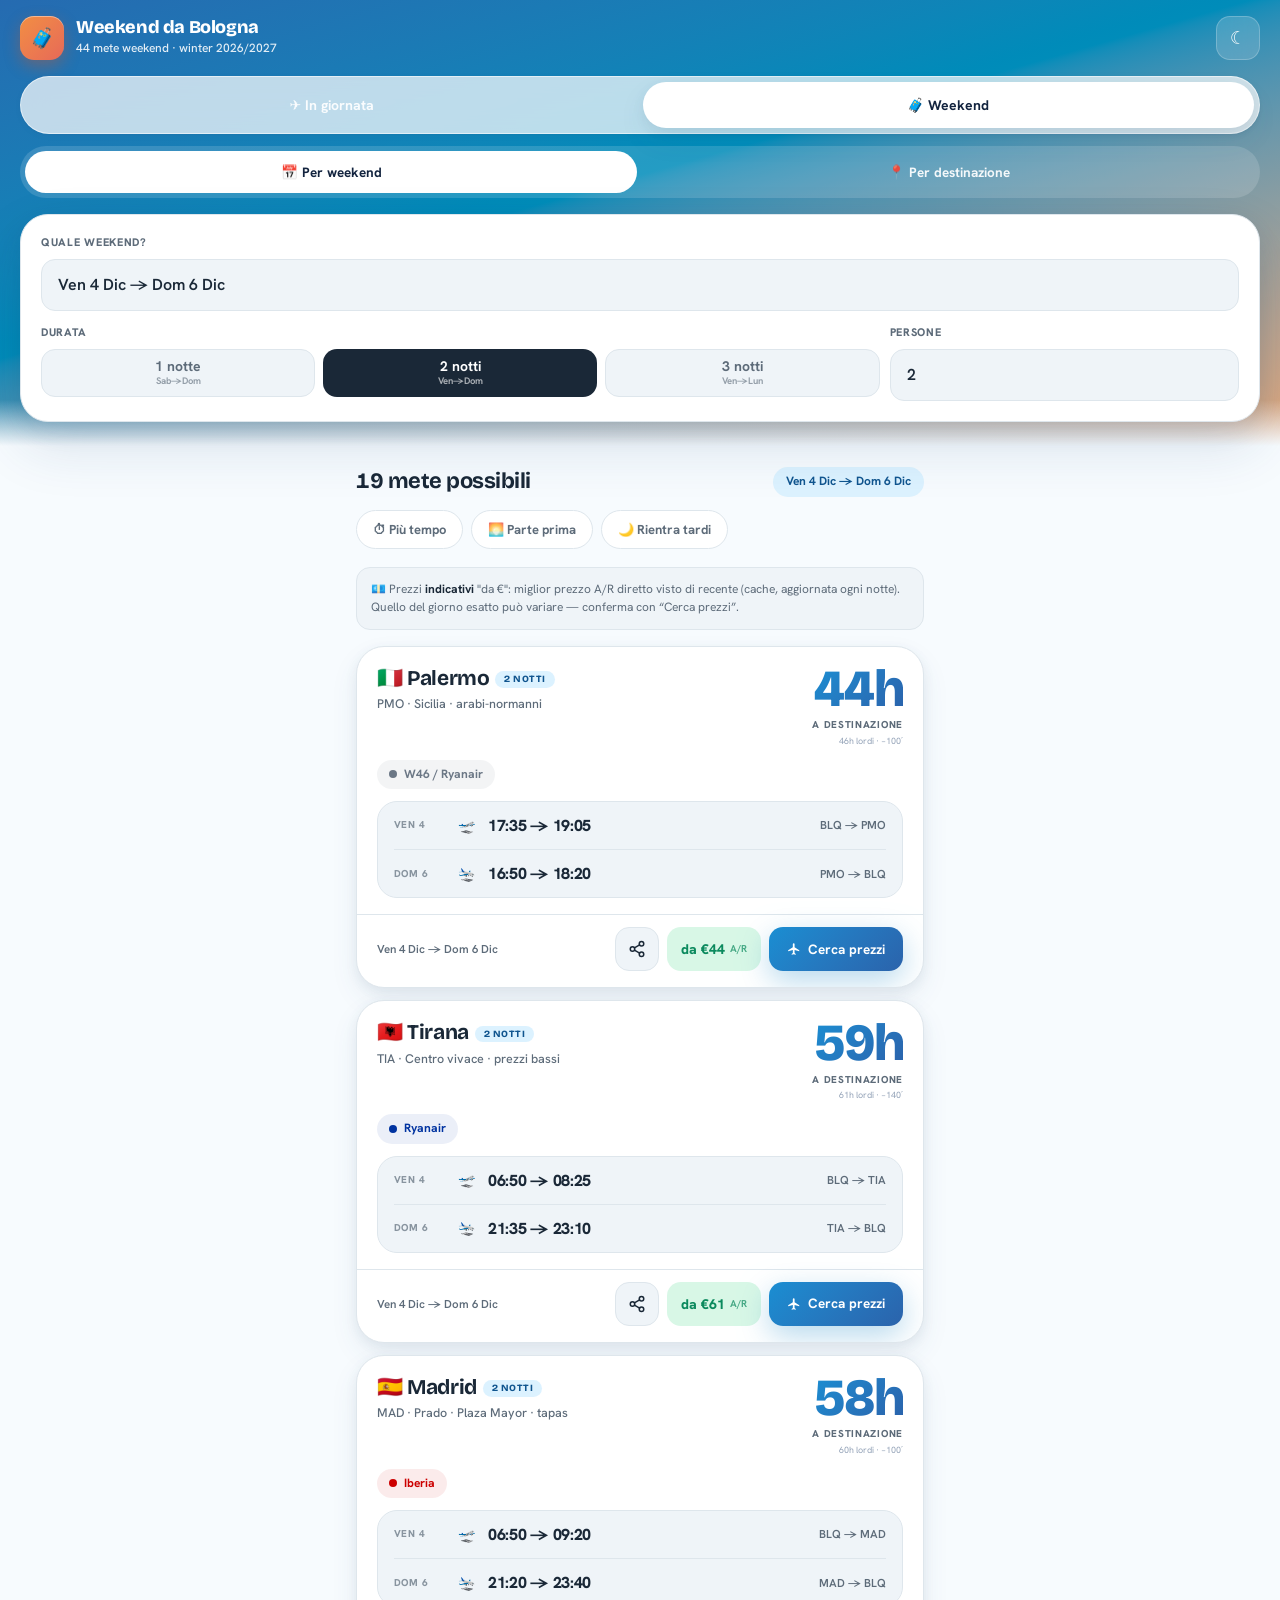
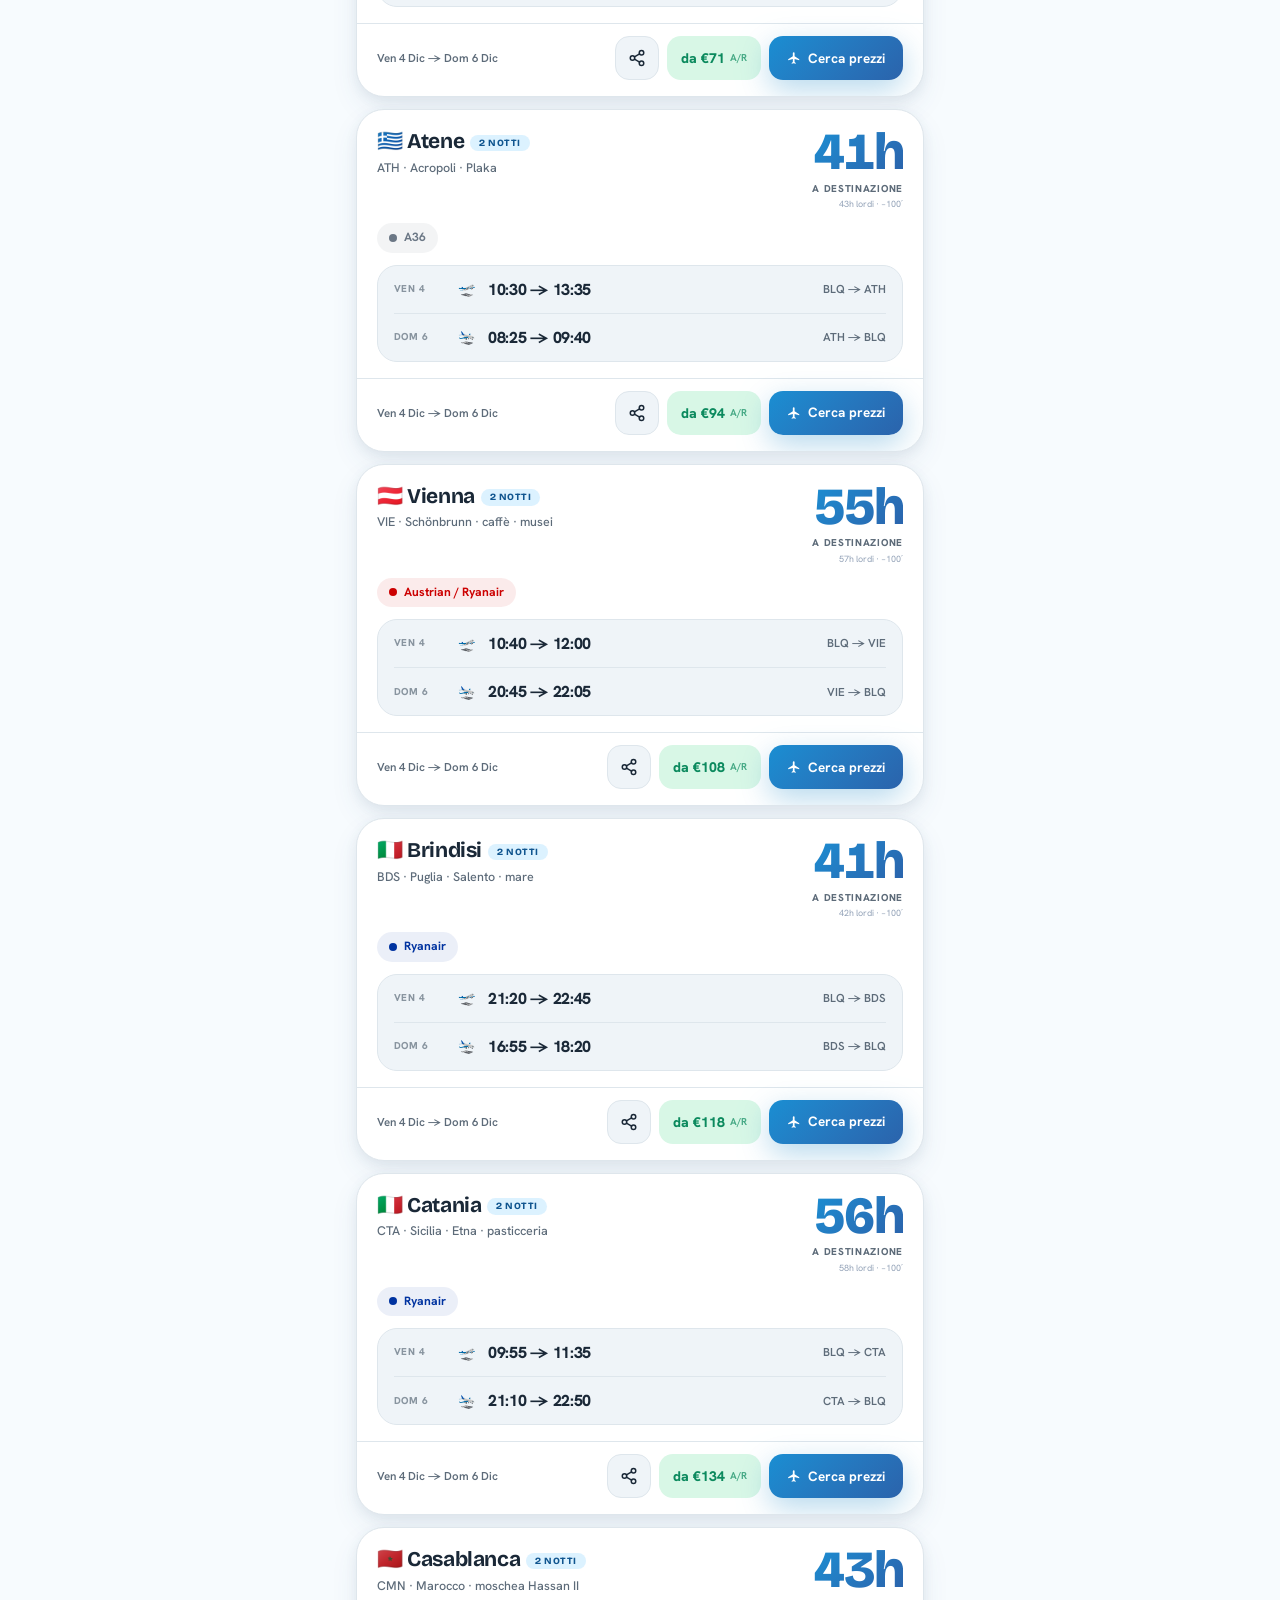
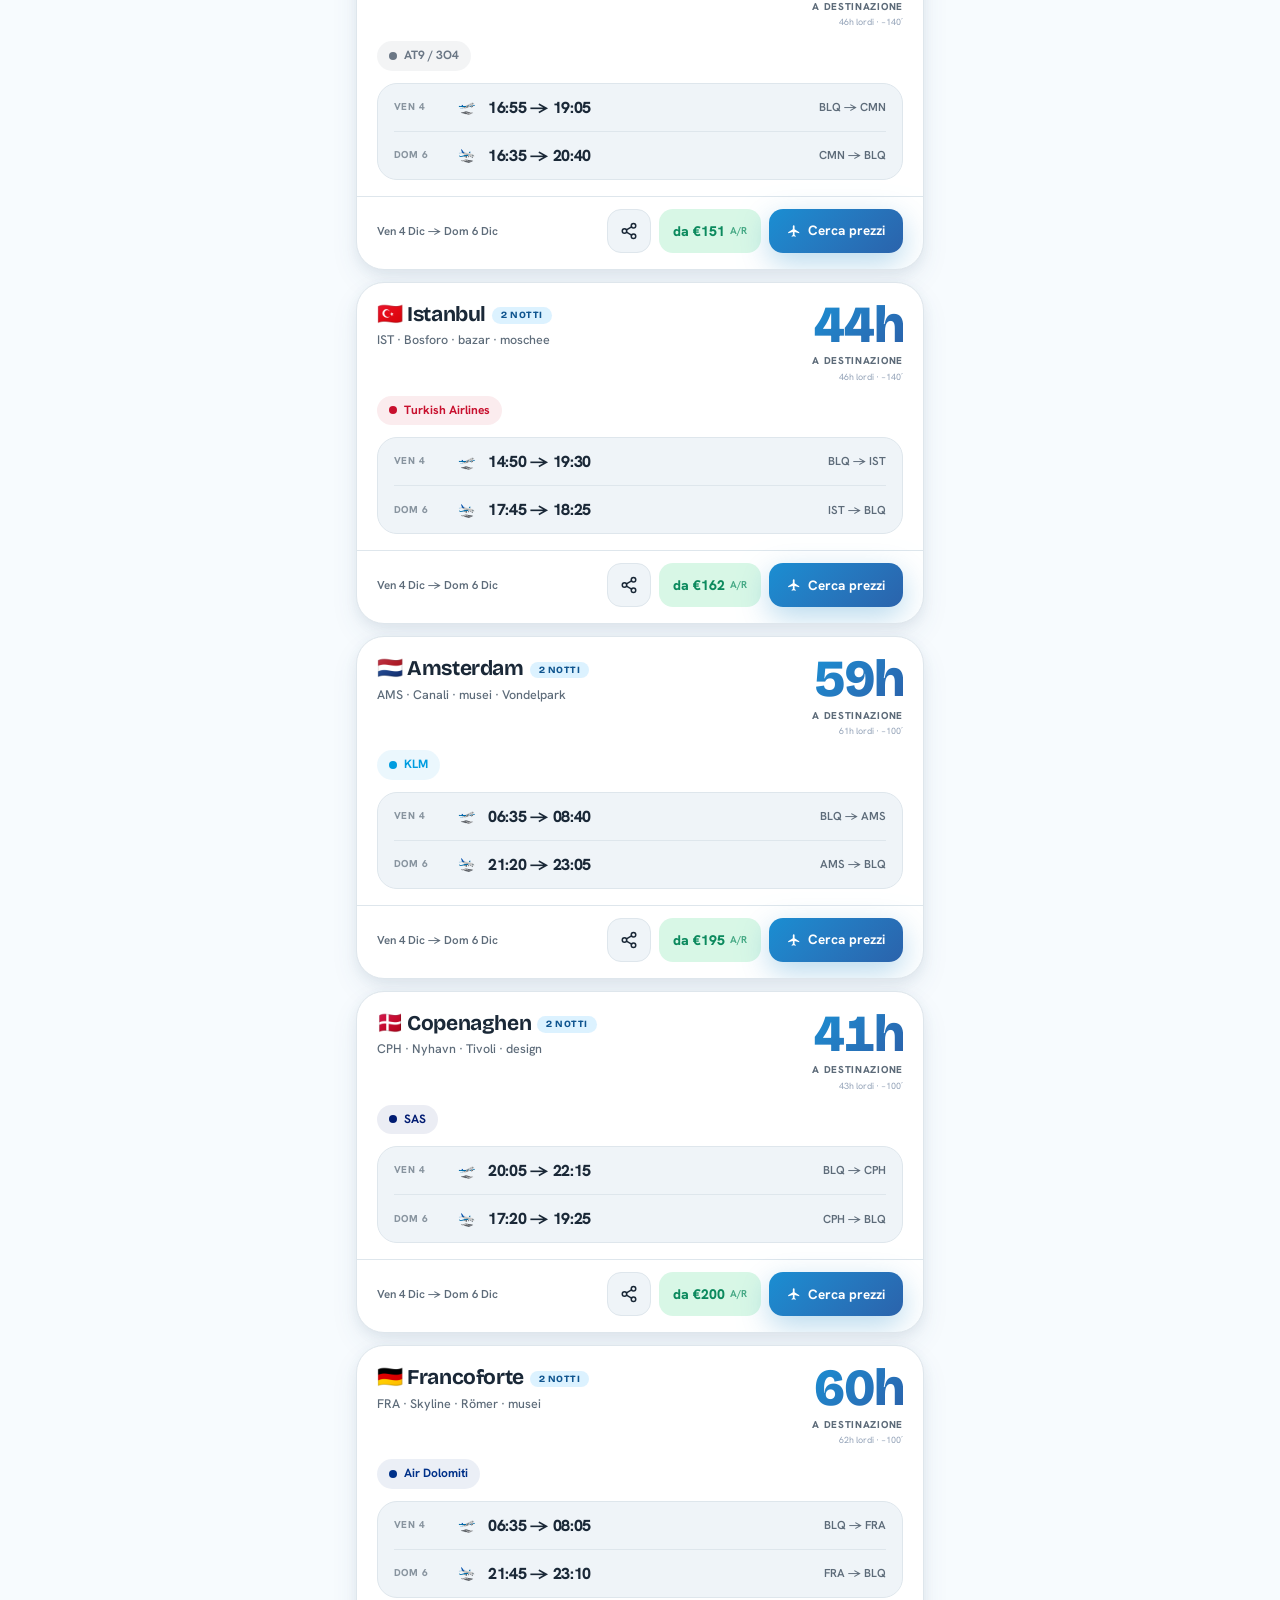
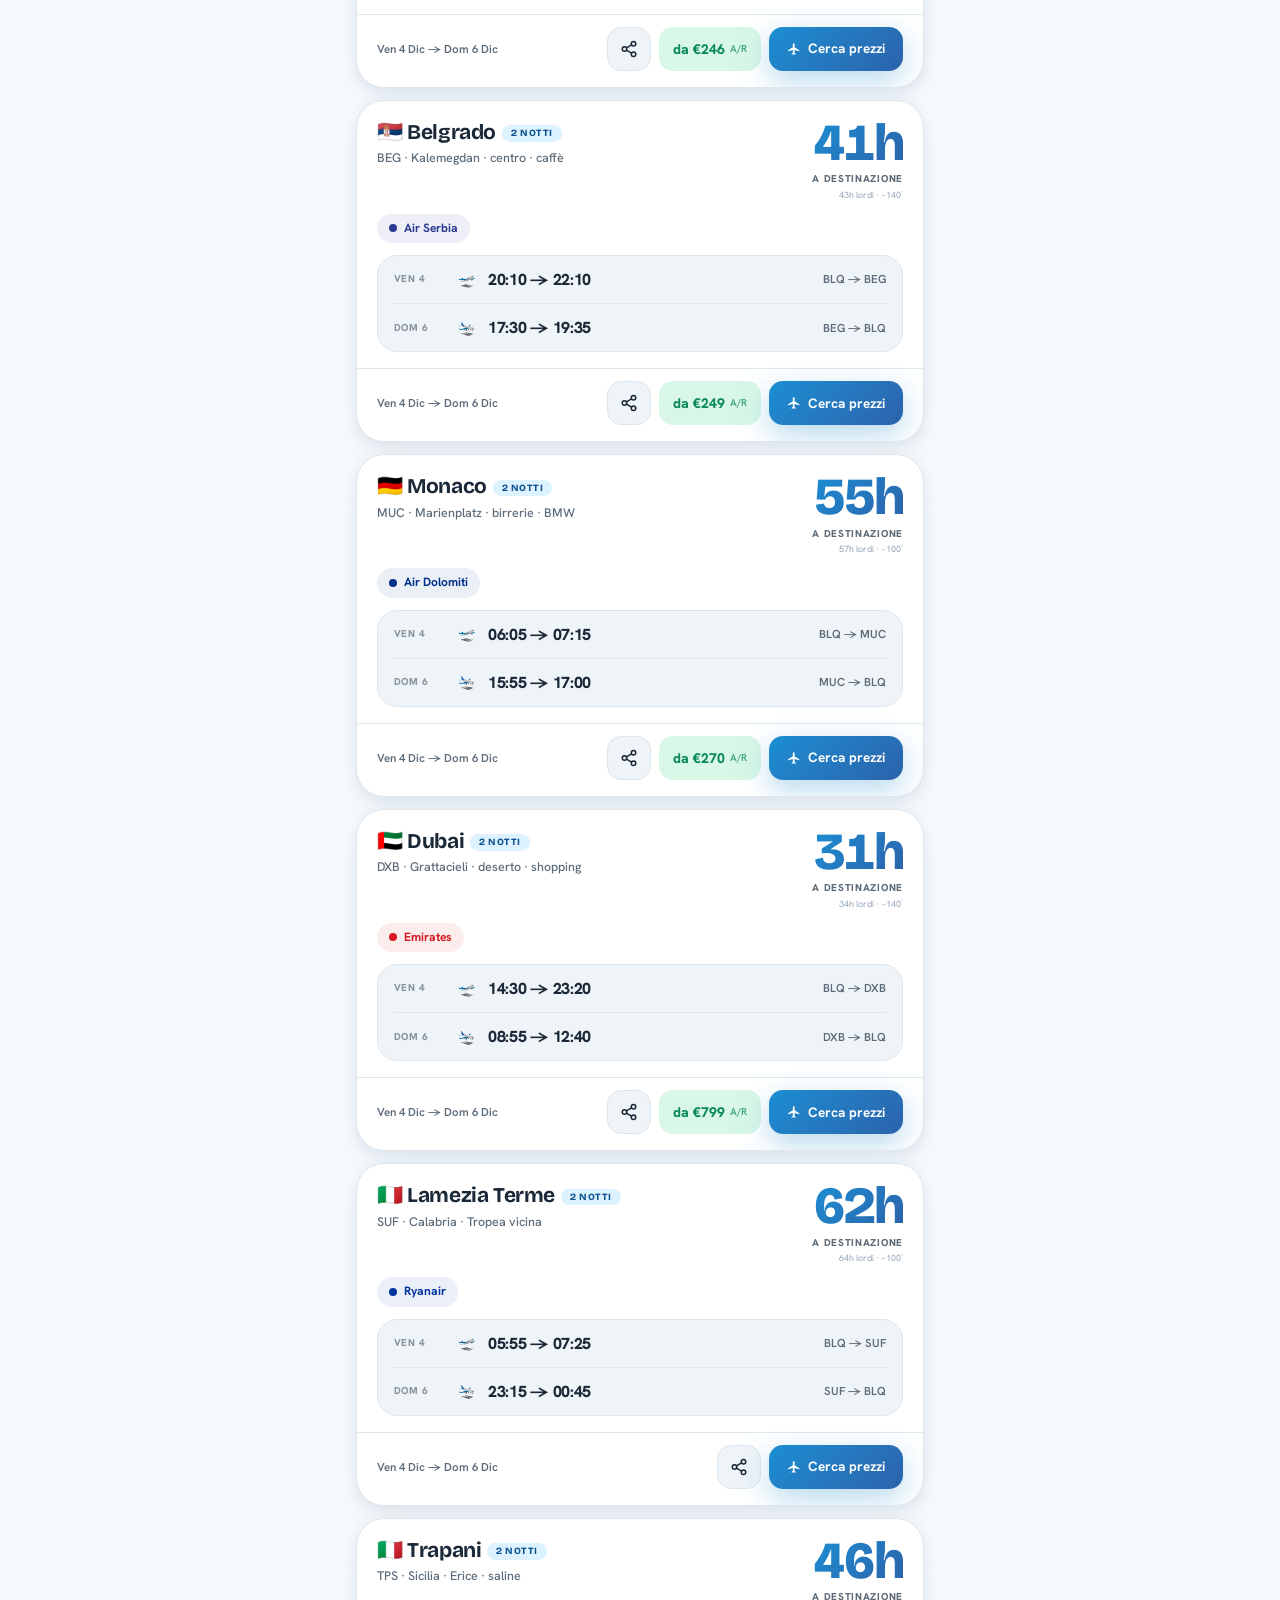
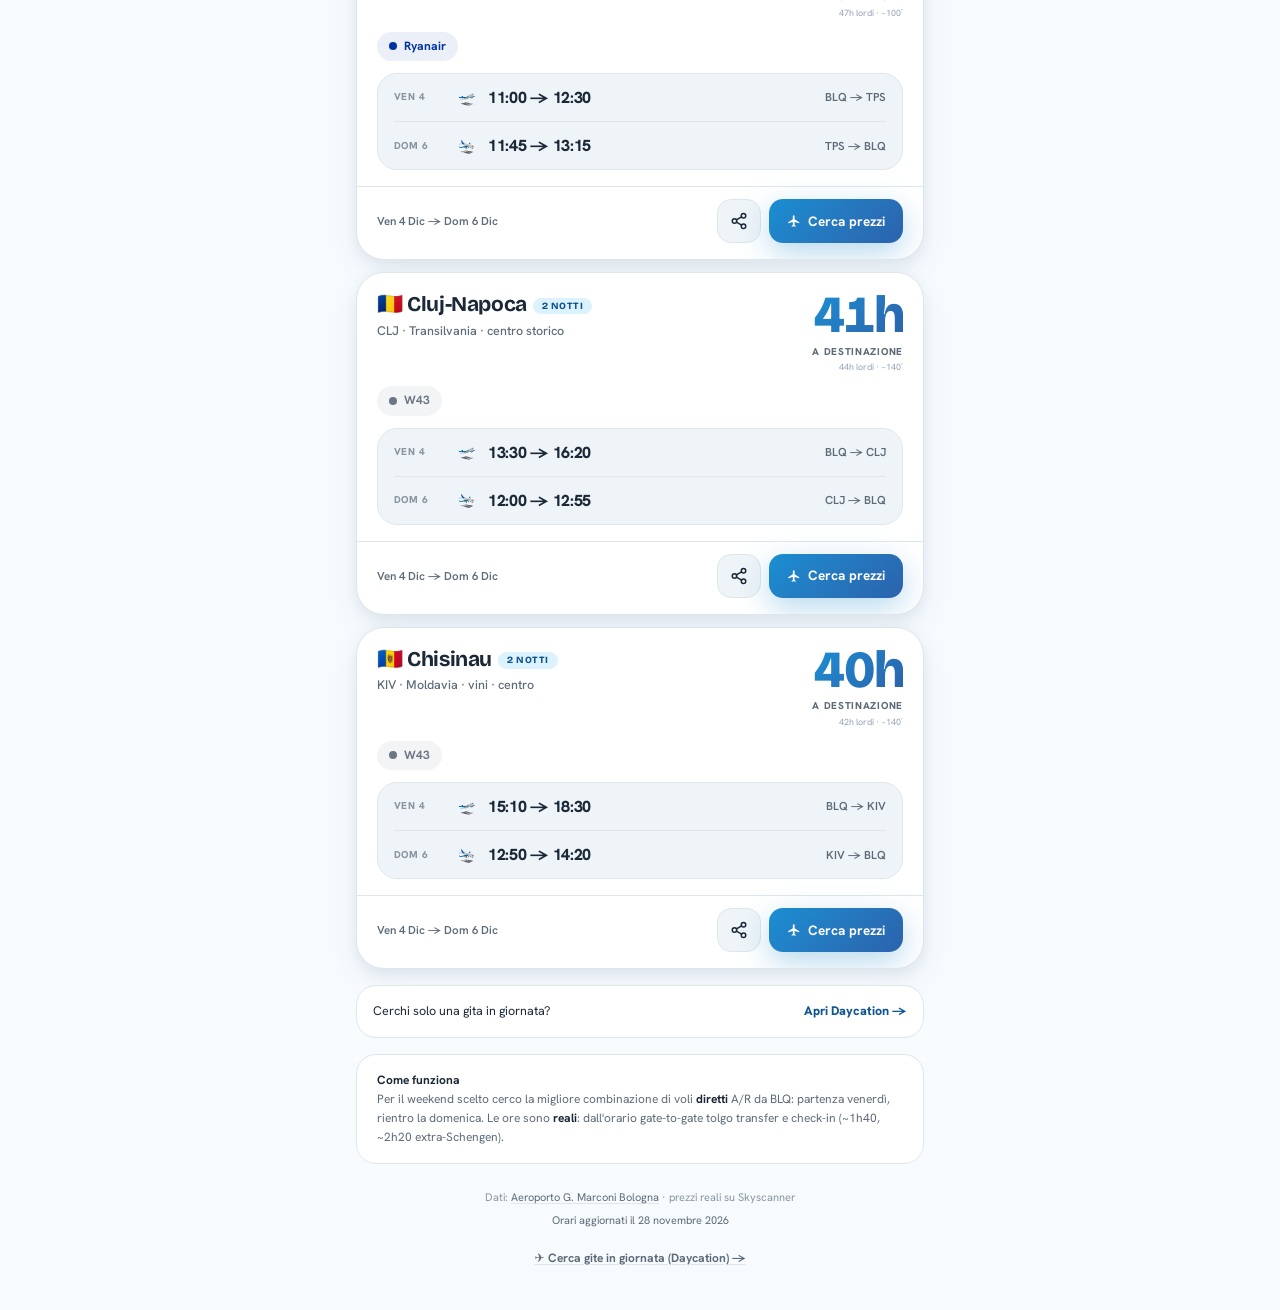
<file: weekend.html>
<!DOCTYPE html>
<html lang="it">
<head>
<meta charset="UTF-8">
<meta name="viewport" content="width=device-width,initial-scale=1,viewport-fit=cover">
<meta name="theme-color" content="#2C5FB0">
<title>Weekend da Bologna · Fughe di 1-3 notti in aereo da BLQ</title>
<meta name="description" content="Trova fughe di weekend (1, 2 notti o ponte di 3) in aereo da Bologna. Voli diretti andata e ritorno, orari ufficiali aeroporto Marconi, prezzi live su Skyscanner.">

<!-- Open Graph (Facebook, WhatsApp, Telegram, LinkedIn) -->
<meta property="og:type" content="website">
<meta property="og:site_name" content="Weekend da Bologna">
<meta property="og:title" content="Weekend da Bologna · Fughe di 1-3 notti da BLQ">
<meta property="og:description" content="Fughe di weekend (1, 2 notti o ponte) in aereo da Bologna. Voli diretti A/R, orari ufficiali aeroporto Marconi, prezzi live su Skyscanner.">
<meta property="og:url" content="https://alessandrovizzini1986-a11y.github.io/daycation-bologna/weekend.html">
<meta property="og:image" content="https://alessandrovizzini1986-a11y.github.io/daycation-bologna/weekend-og.png">
<meta property="og:image:width" content="1200">
<meta property="og:image:height" content="630">
<meta property="og:image:alt" content="Weekend da Bologna - fughe di 1-3 notti da BLQ">
<meta property="og:locale" content="it_IT">

<!-- Twitter Card -->
<meta name="twitter:card" content="summary_large_image">
<meta name="twitter:title" content="Weekend da Bologna · Fughe di 1-3 notti da BLQ">
<meta name="twitter:description" content="Fughe di weekend in aereo da Bologna. Voli diretti A/R, orari ufficiali, prezzi live su Skyscanner.">
<meta name="twitter:image" content="https://alessandrovizzini1986-a11y.github.io/daycation-bologna/weekend-og.png">

<!-- PWA -->
<link rel="manifest" href="weekend.webmanifest">
<link rel="icon" type="image/png" sizes="192x192" href="weekend-icon-192.png">
<link rel="icon" type="image/png" sizes="512x512" href="weekend-icon-512.png">

<!-- iOS Home Screen -->
<link rel="apple-touch-icon" href="weekend-apple-touch.png">
<meta name="apple-mobile-web-app-capable" content="yes">
<meta name="apple-mobile-web-app-status-bar-style" content="black-translucent">
<meta name="apple-mobile-web-app-title" content="Weekend BLQ">

<!-- Font del restyle: Bricolage (display/numeri) + Hanken (UI) -->
<link rel="preconnect" href="https://fonts.googleapis.com">
<link rel="preconnect" href="https://fonts.gstatic.com" crossorigin>
<link href="https://fonts.googleapis.com/css2?family=Bricolage+Grotesque:opsz,wght@12..96,500;12..96,600;12..96,700;12..96,800&family=Hanken+Grotesk:wght@400;500;600;700;800&display=swap" rel="stylesheet">

<style>
*,*::before,*::after{box-sizing:border-box;margin:0;padding:0}
html{-webkit-tap-highlight-color:transparent;-webkit-text-size-adjust:100%}
body{font-family:-apple-system,BlinkMacSystemFont,'Segoe UI',Roboto,sans-serif;background:#F5F7FB;color:#0A1628;min-height:100vh;-webkit-font-smoothing:antialiased;line-height:1.4}
button,input,select{font-family:inherit;color:inherit}
a{text-decoration:none;color:inherit}
::-webkit-scrollbar{display:none}
.muted{color:#6B7785}
.tiny{font-size:11px}

header{background:#0A1628;padding:14px 18px;display:flex;align-items:center;gap:12px;position:sticky;top:0;z-index:50}
.logo{width:34px;height:34px;background:#F5A623;border-radius:10px;display:flex;align-items:center;justify-content:center;font-size:17px}
.h-title{font-size:16px;font-weight:800;color:#fff;letter-spacing:-.3px;line-height:1.2}
.h-sub{font-size:10.5px;color:rgba(255,255,255,.5);margin-top:1px}

.prod-switch{background:#0A1628;padding:0 16px 12px;display:flex;gap:6px}
.prod-switch a{flex:1;height:40px;border-radius:10px;display:flex;align-items:center;justify-content:center;gap:6px;font-size:13px;font-weight:700;background:rgba(255,255,255,.07);color:rgba(255,255,255,.66)}
.prod-switch a.on{background:#fff;color:#0A1628;box-shadow:0 2px 10px rgba(0,0,0,.22)}

.mode-tabs{background:#0A1628;padding:0 16px 14px;display:flex;gap:6px}
.mode-tab{flex:1;height:38px;border:none;background:rgba(255,255,255,.06);color:rgba(255,255,255,.6);border-radius:10px;font-size:13px;font-weight:600;cursor:pointer}
.mode-tab.on{background:#F5A623;color:#0A1628;font-weight:700}

.form-area{background:linear-gradient(165deg,#0A1628 0%,#152A4A 100%);padding:18px 16px 24px}
.form-card{background:#fff;border-radius:16px;padding:14px;box-shadow:0 12px 32px rgba(10,22,40,.16)}
.lbl{font-size:10px;font-weight:700;color:#6B7785;text-transform:uppercase;letter-spacing:.6px;margin-bottom:6px}
input[type=date],input[type=text],select{width:100%;height:46px;border:1.5px solid #E1E6EE;border-radius:11px;padding:0 12px;font-size:15px;font-weight:600;color:#0A1628;outline:none;background:#fff;-webkit-appearance:none;appearance:none}
input[type=date]:focus,input[type=text]:focus,select:focus{border-color:#0A1628}
.chip-row{display:flex;gap:6px;flex-wrap:wrap}
.chip{flex:1;min-width:38px;height:42px;border:1.5px solid #E1E6EE;background:#fff;color:#94A3B8;border-radius:10px;font-size:12px;font-weight:600;cursor:pointer;padding:0 6px}
.chip.on{border-color:#0A1628;background:#0A1628;color:#fff}
.chip.sm{height:36px;font-size:11px}
.range-row{display:flex;gap:6px;margin-top:6px}
.range-btn{flex:1;height:38px;border:1.5px solid #E1E6EE;background:#fff;color:#94A3B8;border-radius:10px;font-size:12px;font-weight:600;cursor:pointer}
.range-btn.on{border-color:#0A1628;background:#0A1628;color:#fff}

.dropdown{position:relative}
.dropdown-input{display:flex;align-items:center;height:46px;border:1.5px solid #E1E6EE;border-radius:11px;padding:0 12px;background:#fff;cursor:pointer;font-size:15px;font-weight:600;justify-content:space-between}
.dropdown-input.open{border-color:#0A1628}
.dropdown-input .placeholder{color:#94A3B8;font-weight:500}
.dropdown-input .caret{color:#94A3B8;font-size:11px;flex-shrink:0;margin-left:8px;transition:transform .15s}
.dropdown-input.open .caret{transform:rotate(180deg)}
.dropdown-input .selected-flag{margin-right:6px}
.dropdown-input .clear-btn{background:#F5F7FB;border:none;border-radius:50%;width:22px;height:22px;color:#6B7785;font-size:13px;cursor:pointer;display:flex;align-items:center;justify-content:center;flex-shrink:0;margin-left:6px;font-weight:700;line-height:1}
.dropdown-panel{display:none;position:absolute;top:calc(100% + 6px);left:0;right:0;background:#fff;border-radius:12px;box-shadow:0 12px 40px rgba(10,22,40,.18);border:1px solid #E1E6EE;z-index:100;overflow:hidden;max-height:60vh;flex-direction:column}
.dropdown-panel.open{display:flex}
.dropdown-search{padding:10px 12px;border-bottom:1px solid #EAEEF5}
.dropdown-search input{width:100%;height:38px;border:1px solid #E1E6EE;border-radius:9px;padding:0 12px;font-size:14px;outline:none;font-weight:500}
.dropdown-search input:focus{border-color:#0A1628}
.dropdown-list{overflow-y:auto;-webkit-overflow-scrolling:touch;max-height:50vh}
.dropdown-item{padding:11px 14px;border-bottom:1px solid #F5F7FB;font-size:14px;font-weight:600;cursor:pointer;display:flex;align-items:center;gap:8px}
.dropdown-item:active,.dropdown-item:hover{background:#F5F7FB}
.dropdown-item .iata{font-size:11px;color:#6B7785;font-weight:500;margin-left:auto}
.dropdown-item.no-results{color:#94A3B8;font-weight:500;font-style:italic;justify-content:center;cursor:default}
.dropdown-item.new-route{font-size:10px;background:#FFF7E6;color:#8B5A0A;padding:2px 6px;border-radius:4px;margin-left:6px;font-weight:700;letter-spacing:.3px;text-transform:uppercase}

.card{background:#fff;border-radius:18px;margin-bottom:12px;overflow:hidden;border:1px solid #EAEEF5}
.c-head{padding:14px 16px 10px;display:flex;justify-content:space-between;align-items:flex-start;gap:12px}
.c-title{font-size:19px;font-weight:800;letter-spacing:-.3px;line-height:1.2}
.c-desc{font-size:11.5px;color:#6B7785;margin-top:3px}
.c-hours{text-align:right;flex-shrink:0}
.c-hours-big{font-size:22px;font-weight:800;color:#0A1628;letter-spacing:-.5px;line-height:1}
.c-hours-lbl{font-size:10px;color:#6B7785;font-weight:600;text-transform:uppercase;letter-spacing:.5px;margin-top:2px}
.c-airline{margin:0 16px 10px;display:inline-flex;align-items:center;gap:6px;padding:5px 11px;border-radius:6px;font-size:11px;font-weight:700}
.al-dot{width:8px;height:8px;border-radius:50%}
.new-badge{display:inline-block;padding:2px 7px;border-radius:5px;font-size:9.5px;font-weight:700;background:#FFF7E6;color:#8B5A0A;margin-left:6px;text-transform:uppercase;letter-spacing:.4px;vertical-align:middle}
.c-flights{margin:0 16px 12px;background:#F5F7FB;border-radius:12px;padding:11px 13px}
.flt{display:flex;align-items:center;gap:10px}
.flt+.flt{margin-top:8px;padding-top:8px;border-top:1px solid #E1E6EE}
.flt-icon{font-size:13px;width:18px;flex-shrink:0}
.flt-time{font-size:15px;font-weight:800;color:#0A1628;letter-spacing:-.2px}
.flt-route{flex:1;font-size:11px;color:#6B7785}
.c-foot{padding:11px 16px;border-top:1px solid #EAEEF5;display:flex;align-items:center;justify-content:space-between;gap:8px}
.foot-info{font-size:11px;color:#6B7785}
.btn-sky{background:#0E4EAD;color:#fff;padding:10px 16px;border-radius:10px;font-size:13px;font-weight:700;display:inline-flex;align-items:center;gap:6px;box-shadow:0 3px 10px rgba(14,78,173,.25)}
.btn-sky-fallback{background:#6B7785;color:#fff;padding:10px 14px;border-radius:10px;font-size:12px;font-weight:600;display:inline-flex;align-items:center;gap:6px}
.btn-price{background:#E7F6EF;color:#067A52;padding:10px 12px;border-radius:10px;font-size:13px;font-weight:800;display:inline-flex;align-items:center;gap:4px;white-space:nowrap}
.btn-price small{font-size:10px;font-weight:600;opacity:.75}
.foot-actions{display:flex;align-items:center;gap:8px;flex-shrink:0}
.btn-share{background:#F5F7FB;border:1.5px solid #E1E6EE;color:#0A1628;width:40px;height:40px;border-radius:10px;display:inline-flex;align-items:center;justify-content:center;cursor:pointer;flex-shrink:0;padding:0;transition:background .15s,border-color .15s,color .15s}
.btn-share:active{background:#EAEEF5}
.btn-share svg{width:17px;height:17px}
.btn-share.copied{background:#E6F9F3;border-color:#0A7A50;color:#0A7A50}

.sort-bar{display:flex;gap:7px;padding-bottom:2px;margin-bottom:14px;overflow-x:auto}
.sort-pill{flex-shrink:0;padding:8px 14px;border-radius:50px;border:1.5px solid #E1E6EE;background:#fff;color:#6B7785;font-size:12px;font-weight:600;cursor:pointer;white-space:nowrap}
.sort-pill.on{border-color:#0A1628;background:#0A1628;color:#fff}
.price-note{font-size:11px;color:#6B7785;line-height:1.5;margin:-2px 0 12px;padding:8px 12px;background:#F5F7FB;border-radius:10px}

.state{text-align:center;padding:48px 24px}
.state-icon{font-size:42px;margin-bottom:14px;opacity:.7}
.state-title{font-size:18px;font-weight:800;margin-bottom:8px}
.state-msg{font-size:13px;color:#6B7785;line-height:1.6;max-width:320px;margin:0 auto}
.state-hint{margin-top:16px;padding:12px 16px;background:#FFF7E6;border-radius:10px;font-size:12px;color:#8B5A0A;max-width:320px;margin-left:auto;margin-right:auto;text-align:left;line-height:1.5}

.loading{padding:60px 20px;text-align:center;color:#6B7785;font-size:13px}
.spin{display:inline-block;width:22px;height:22px;border:2.5px solid #E1E6EE;border-top-color:#F5A623;border-radius:50%;animation:s 1s linear infinite;margin-bottom:10px}
@keyframes s{to{transform:rotate(360deg)}}

.result-head{display:flex;justify-content:space-between;align-items:center;margin-bottom:8px}
.result-count{font-size:18px;font-weight:800;letter-spacing:-.3px}
.result-day{font-size:11px;font-weight:700;color:#6B7785;background:#EAEEF5;padding:4px 11px;border-radius:50px}

footer{padding:24px 16px 32px;text-align:center;color:#9AA5B5;font-size:10.5px;line-height:1.6}
footer a{color:#6B7785;text-decoration:underline;text-decoration-color:#D1D7E2;text-underline-offset:2px}
.sig{margin-top:8px;font-size:10px;letter-spacing:1.5px;text-transform:uppercase;color:#B8C0CC}

main{padding:18px 14px 0;max-width:600px;margin:0 auto}

.date-card .c-title{font-size:17px}
.date-badge{display:inline-block;padding:2px 8px;border-radius:5px;font-size:10px;font-weight:700;background:#FFF7E6;color:#8B5A0A;margin-left:6px;text-transform:uppercase;letter-spacing:.3px}
.date-badge.weekend{background:#E6F9F3;color:#0A7A50}

.dropdown-backdrop{display:none;position:fixed;inset:0;background:rgba(10,22,40,.25);z-index:90}
.dropdown-backdrop.on{display:block}
</style>
<style>
/* Extra weekend-specific */
.dur-lab{display:block;line-height:1.12}
.dur-lab small{display:block;font-size:9px;opacity:.62;font-weight:700;margin-top:1px}
.nights-badge{display:inline-block;padding:2px 8px;border-radius:5px;font-size:10px;font-weight:700;background:#E6F0FF;color:#0E4EAD;margin-left:6px;text-transform:uppercase;letter-spacing:.3px;vertical-align:middle}
.flt-date{font-size:10px;color:#94A3B8;font-weight:700;text-transform:uppercase;letter-spacing:.4px;width:54px;flex-shrink:0}
.back-link{display:inline-flex;align-items:center;gap:5px;color:#6B7785;font-size:12px;font-weight:600;padding:10px 0}
.cross-cta{margin-top:14px;padding:14px 16px;background:#fff;border-radius:14px;border:1px solid #EAEEF5;font-size:12.5px;color:#0A1628;display:flex;align-items:center;justify-content:space-between;gap:10px}
.cross-cta a{color:#0E4EAD;font-weight:700}
</style>

<!-- ════════════════════════════════════════════════════════════
     RESTYLE "DI DOMANI" · sovrascrive lo stile originale.
     Token CSS · light, dark automatico (prefers-color-scheme) + toggle.
     ════════════════════════════════════════════════════════════ -->
<style id="restyle">
:root{
  --font-display:'Bricolage Grotesque',system-ui,sans-serif;
  --font-sans:'Hanken Grotesk',-apple-system,system-ui,sans-serif;
  --r-sm:10px; --r-md:14px; --r-lg:20px; --r-xl:28px; --r-2xl:34px; --r-full:999px;
  --bg:oklch(98.5% 0.006 240); --surface:oklch(100% 0 0); --surface-2:oklch(96.5% 0.008 235);
  --ink:oklch(27% 0.035 252); --ink-soft:oklch(52% 0.028 250); --ink-faint:oklch(66% 0.022 248);
  --line:oklch(92% 0.012 245);
  --sky:oklch(60% 0.135 240); --sky-deep:oklch(44% 0.115 250); --sky-tint:oklch(95% 0.03 235);
  --sunset:oklch(70% 0.155 45); --sunset-tint:oklch(95% 0.04 60);
  --price:oklch(56% 0.12 162); --price-tint:oklch(95% 0.04 162);
  --grad-dawn:linear-gradient(164deg, oklch(52% 0.13 252) 0%, oklch(60% 0.12 230) 44%, oklch(78% 0.095 58) 100%);
  --grad-sky:linear-gradient(135deg, oklch(62% 0.14 242), oklch(50% 0.13 256));
  --grad-sunset:linear-gradient(135deg, oklch(74% 0.15 55), oklch(67% 0.16 30));
  --glass:oklch(100% 0 0 / .72); --glass-line:oklch(100% 0 0 / .55);
  --shadow-sm:0 1px 2px oklch(45% 0.04 250 / .06), 0 2px 6px oklch(45% 0.06 250 / .05);
  --shadow-md:0 4px 12px oklch(45% 0.06 250 / .08), 0 12px 28px oklch(45% 0.08 250 / .08);
  --shadow-lg:0 8px 24px oklch(40% 0.07 250 / .12), 0 24px 56px oklch(40% 0.09 250 / .14);
  --shadow-key:0 10px 30px oklch(55% 0.14 245 / .28);
}
@media (prefers-color-scheme:dark){ :root:not([data-theme="light"]){
  --bg:oklch(20% 0.028 256); --surface:oklch(25.5% 0.03 255); --surface-2:oklch(29.5% 0.032 256);
  --ink:oklch(97% 0.006 240); --ink-soft:oklch(76% 0.022 248); --ink-faint:oklch(62% 0.025 250);
  --line:oklch(34% 0.03 255);
  --sky:oklch(73% 0.13 240); --sky-deep:oklch(60% 0.13 245); --sky-tint:oklch(33% 0.05 245);
  --sunset:oklch(77% 0.15 50); --sunset-tint:oklch(36% 0.06 50);
  --price:oklch(75% 0.13 162); --price-tint:oklch(34% 0.05 162);
  --grad-dawn:linear-gradient(164deg, oklch(34% 0.08 256) 0%, oklch(30% 0.06 250) 46%, oklch(36% 0.065 38) 100%);
  --grad-sky:linear-gradient(135deg, oklch(60% 0.14 242), oklch(46% 0.12 256));
  --glass:oklch(28% 0.03 255 / .6); --glass-line:oklch(100% 0 0 / .08);
  --shadow-sm:0 1px 2px oklch(0% 0 0 / .3); --shadow-md:0 6px 16px oklch(0% 0 0 / .38);
  --shadow-lg:0 16px 40px oklch(0% 0 0 / .5); --shadow-key:0 10px 30px oklch(60% 0.13 240 / .42);
}}
:root[data-theme="dark"]{
  --bg:oklch(20% 0.028 256); --surface:oklch(25.5% 0.03 255); --surface-2:oklch(29.5% 0.032 256);
  --ink:oklch(97% 0.006 240); --ink-soft:oklch(76% 0.022 248); --ink-faint:oklch(62% 0.025 250);
  --line:oklch(34% 0.03 255);
  --sky:oklch(73% 0.13 240); --sky-deep:oklch(60% 0.13 245); --sky-tint:oklch(33% 0.05 245);
  --sunset:oklch(77% 0.15 50); --sunset-tint:oklch(36% 0.06 50);
  --price:oklch(75% 0.13 162); --price-tint:oklch(34% 0.05 162);
  --grad-dawn:linear-gradient(164deg, oklch(34% 0.08 256) 0%, oklch(30% 0.06 250) 46%, oklch(36% 0.065 38) 100%);
  --grad-sky:linear-gradient(135deg, oklch(60% 0.14 242), oklch(46% 0.12 256));
  --glass:oklch(28% 0.03 255 / .6); --glass-line:oklch(100% 0 0 / .08);
  --shadow-sm:0 1px 2px oklch(0% 0 0 / .3); --shadow-md:0 6px 16px oklch(0% 0 0 / .38);
  --shadow-lg:0 16px 40px oklch(0% 0 0 / .5); --shadow-key:0 10px 30px oklch(60% 0.13 240 / .42);
}

body{font-family:var(--font-sans);background:var(--bg);color:var(--ink);line-height:1.45;font-variant-numeric:tabular-nums}
.muted{color:var(--ink-soft)} .tiny{font-size:11px}

.app-hero{position:relative;background:var(--grad-dawn);padding:8px 0 24px}
.app-hero::after{content:"";position:absolute;left:0;right:0;bottom:0;height:46px;background:linear-gradient(transparent,var(--bg));pointer-events:none;z-index:1}
header{position:static;background:none;display:flex;align-items:center;gap:12px;padding:8px 20px 16px}
.logo{width:44px;height:44px;border-radius:14px;background:var(--grad-sunset);display:grid;place-items:center;font-size:20px;box-shadow:0 6px 16px oklch(60% 0.16 40 / .4), inset 0 1px 0 rgba(255,255,255,.4)}
.h-title{font-family:var(--font-display);font-size:18px;font-weight:800;color:#fff;letter-spacing:-.4px;line-height:1.1}
.h-sub{font-size:12px;color:rgba(255,255,255,.88);margin-top:2px;font-weight:500}
.theme-btn{flex-shrink:0;width:44px;height:44px;border-radius:var(--r-md);background:rgba(255,255,255,.16);border:1px solid rgba(255,255,255,.22);color:#fff;font-size:18px;display:grid;place-items:center;cursor:pointer;backdrop-filter:blur(10px);-webkit-backdrop-filter:blur(10px)}
.ic-sun{display:none} .ic-moon{display:inline}
:root[data-theme="dark"] .ic-sun{display:inline} :root[data-theme="dark"] .ic-moon{display:none}
@media (prefers-color-scheme:dark){:root:not([data-theme="light"]) .ic-sun{display:inline} :root:not([data-theme="light"]) .ic-moon{display:none}}

.prod-switch{margin:0 20px;padding:5px;display:flex;gap:5px;background:var(--glass);border:1px solid var(--glass-line);border-radius:var(--r-full);backdrop-filter:blur(14px);-webkit-backdrop-filter:blur(14px);box-shadow:var(--shadow-sm)}
.prod-switch a{flex:1;height:46px;border-radius:var(--r-full);display:flex;align-items:center;justify-content:center;gap:7px;font-size:14px;font-weight:700;background:none;color:rgba(255,255,255,.92)}
.prod-switch a.on{background:#fff;color:#13243f;box-shadow:var(--shadow-md)}

.mode-tabs{margin:12px 20px 0;padding:5px;display:flex;gap:6px;background:rgba(255,255,255,.14);border-radius:var(--r-full)}
.mode-tab{flex:1;height:42px;border:none;border-radius:var(--r-full);font-size:13.5px;font-weight:700;background:none;color:rgba(255,255,255,.92)}
.mode-tab.on{background:#fff;color:#13243f;font-weight:700}

.form-area{position:relative;z-index:2;background:none;padding:16px 20px 0}
.form-card{position:relative;z-index:2;background:var(--surface);border-radius:var(--r-xl);padding:20px;box-shadow:var(--shadow-lg);border:1px solid var(--line)}
.lbl{font-size:11px;font-weight:800;color:var(--ink-soft);text-transform:uppercase;letter-spacing:.7px;margin-bottom:8px}
input[type=date],input[type=text],select{height:52px;border:1.5px solid var(--line);border-radius:var(--r-md);padding:0 16px;font-size:16px;font-weight:600;color:var(--ink);background:var(--surface-2)}
input[type=date]:focus,input[type=text]:focus,select:focus{border-color:var(--sky);box-shadow:0 0 0 4px oklch(60% 0.135 240 / .14);background:var(--surface)}
.chip-row{display:flex;gap:8px;flex-wrap:nowrap}
.chip{flex:1;min-width:42px;height:48px;border:1.5px solid var(--line);background:var(--surface-2);color:var(--ink-soft);border-radius:var(--r-md);font-size:14px;font-weight:700;padding:0}
.chip.on{border-color:transparent;background:var(--ink);color:var(--surface)}
.chip.sm{height:42px;font-size:13px;min-width:0}
.dur-lab{display:block;line-height:1.12}
.dur-lab small{display:block;font-size:9.5px;opacity:.62;font-weight:700;margin-top:1px}
.range-row{display:flex;gap:8px;margin-top:6px}
.range-btn{flex:1;height:46px;border:1.5px solid var(--line);background:var(--surface-2);color:var(--ink-soft);border-radius:var(--r-md);font-size:13.5px;font-weight:700}
.range-btn.on{border-color:transparent;background:var(--ink);color:var(--surface)}

.dropdown-input{height:52px;border:1.5px solid var(--line);border-radius:var(--r-md);padding:0 16px;background:var(--surface-2);font-size:16px;font-weight:600}
.dropdown-input.open{border-color:var(--sky);box-shadow:0 0 0 4px oklch(60% 0.135 240 / .14)}
.dropdown-input .placeholder{color:var(--ink-faint);font-weight:500}
.dropdown-input .caret{color:var(--ink-faint)}
.dropdown-input .clear-btn{background:var(--line);color:var(--ink-soft);width:24px;height:24px}
.dropdown-panel{background:var(--surface);border-radius:var(--r-lg);box-shadow:var(--shadow-lg);border:1px solid var(--line)}
.dropdown-search{padding:12px;border-bottom:1px solid var(--line)}
.dropdown-search input{height:44px;border:1px solid var(--line);background:var(--surface-2);color:var(--ink)}
.dropdown-item{padding:13px 16px;border-bottom:1px solid var(--line);font-size:15px;font-weight:600;color:var(--ink)}
.dropdown-item:active,.dropdown-item:hover{background:var(--surface-2)}
.dropdown-item .iata{font-size:12px;color:var(--ink-faint);font-weight:600}
.dropdown-item.no-results{color:var(--ink-faint)}
.dropdown-item.new-route{font-size:9.5px;background:var(--sunset-tint);color:var(--sunset);padding:2px 7px;border-radius:var(--r-full)}
.dropdown-backdrop{background:oklch(20% 0.03 256 / .4)}

main{padding:20px 16px 0;max-width:600px;margin:0 auto}
.result-head{margin-bottom:12px}
.result-count{font-family:var(--font-display);font-size:22px;font-weight:700;letter-spacing:-.5px}
.result-day{font-size:12px;font-weight:700;color:var(--sky-deep);background:var(--sky-tint);padding:6px 13px;border-radius:var(--r-full)}

.sort-bar{display:flex;gap:8px;margin-bottom:16px;overflow-x:auto;padding-bottom:2px}
.sort-pill{padding:10px 16px;border-radius:var(--r-full);border:1.5px solid var(--line);background:var(--surface);color:var(--ink-soft);font-size:13px;font-weight:700}
.sort-pill.on{border-color:transparent;background:var(--ink);color:var(--surface)}
.price-note{font-size:12px;color:var(--ink-soft);line-height:1.55;margin:0 0 16px;padding:12px 14px;background:var(--surface-2);border-radius:var(--r-md);border:1px solid var(--line)}
.price-note strong{color:var(--ink)}

.card{background:var(--surface);border-radius:var(--r-xl);margin-bottom:12px;overflow:hidden;border:1px solid var(--line);box-shadow:var(--shadow-md);transition:transform .18s cubic-bezier(.2,.7,.3,1),box-shadow .18s}
@media (hover:hover){.card:hover{transform:translateY(-3px);box-shadow:var(--shadow-lg)}}
.c-head{padding:20px 20px 12px;gap:16px}
.c-title{font-family:var(--font-display);font-size:21px;font-weight:700;letter-spacing:-.4px;line-height:1.12;color:var(--ink)}
.c-desc{font-size:12.5px;color:var(--ink-soft);margin-top:5px;font-weight:500}
.c-hours-big{font-family:var(--font-display);font-size:52px;font-weight:800;line-height:.85;letter-spacing:-2px;background:var(--grad-sky);-webkit-background-clip:text;background-clip:text;color:transparent}
.c-hours-lbl{font-size:10px;color:var(--ink-soft);font-weight:800;text-transform:uppercase;letter-spacing:.7px;margin-top:7px}
.c-airline{margin:0 20px 12px;gap:7px;padding:6px 12px;border-radius:var(--r-full);font-size:12px;font-weight:700}
.new-badge{background:var(--sunset-tint);color:var(--sunset);border-radius:var(--r-full);padding:3px 9px;font-size:9.5px;font-weight:800}
.nights-badge{display:inline-flex;align-items:center;background:var(--sky-tint);color:var(--sky-deep);border-radius:var(--r-full);padding:3px 9px;font-size:9.5px;font-weight:800;margin-left:6px;text-transform:uppercase;letter-spacing:.5px;vertical-align:middle}
.c-flights{margin:0 20px 16px;background:var(--surface-2);border-radius:var(--r-lg);padding:12px 16px;border:1px solid var(--line)}
.flt{gap:12px}
.flt+.flt{margin-top:12px;padding-top:12px;border-top:1px solid var(--line)}
.flt-icon{font-size:14px;width:20px;text-align:center}
.flt-date{font-size:10px;color:var(--ink-faint);font-weight:800;text-transform:uppercase;letter-spacing:.4px;width:50px;flex-shrink:0}
.flt-time{font-size:16px;font-weight:800;letter-spacing:-.3px;color:var(--ink)}
.flt-route{flex:1;font-size:11.5px;color:var(--ink-soft);text-align:right;font-weight:600}
.c-foot{padding:12px 20px 16px;border-top:1px solid var(--line);gap:12px;flex-wrap:wrap;row-gap:12px}
.foot-info{font-size:11.5px;color:var(--ink-soft);font-weight:600;flex:1 1 auto;min-width:90px}
.foot-info strong{color:var(--ink);font-weight:800}
.foot-actions{display:flex;align-items:center;gap:8px;flex-shrink:0;margin-left:auto}
.btn-share{background:var(--surface-2);border:1.5px solid var(--line);color:var(--ink);width:44px;height:44px;border-radius:var(--r-md)}
.btn-share svg{width:18px;height:18px}
.btn-share.copied{background:var(--price-tint);border-color:transparent;color:var(--price)}
.btn-price{background:var(--price-tint);color:var(--price);padding:0 14px;height:44px;border-radius:var(--r-md);font-size:14px;font-weight:800;gap:5px}
.btn-price small{font-size:10px;font-weight:700;opacity:.7}
.btn-sky{background:var(--grad-sky);color:#fff;padding:0 18px;height:44px;border-radius:var(--r-md);font-size:13.5px;font-weight:700;gap:7px;box-shadow:var(--shadow-key)}
.btn-sky-fallback{background:var(--surface-2);border:1.5px solid var(--line);color:var(--ink-soft);padding:0 14px;height:44px;border-radius:var(--r-md);font-size:12.5px;font-weight:700}
.date-card .c-title{font-size:19px}
.date-badge{background:var(--sunset-tint);color:var(--sunset);border-radius:var(--r-full);padding:3px 9px;font-size:9.5px;font-weight:800}
.date-badge.weekend{background:var(--price-tint);color:var(--price)}

.back-link{display:inline-flex;align-items:center;gap:5px;color:var(--ink-soft);font-size:12px;font-weight:700;padding:10px 0}
.cross-cta{margin-top:16px;padding:16px;background:var(--surface);border-radius:var(--r-lg);border:1px solid var(--line);font-size:12.5px;color:var(--ink);display:flex;align-items:center;justify-content:space-between;gap:10px}
.cross-cta a{color:var(--sky-deep);font-weight:800}

.state{padding:56px 24px}
.state-icon{width:88px;height:88px;margin:0 auto 20px;border-radius:var(--r-2xl);display:grid;place-items:center;font-size:40px;background:var(--surface);border:1px solid var(--line);box-shadow:var(--shadow-md);opacity:1}
.state-title{font-family:var(--font-display);font-size:21px;font-weight:700;letter-spacing:-.4px;margin-bottom:8px}
.state-msg{font-size:14px;color:var(--ink-soft);line-height:1.6;max-width:320px;margin:0 auto;font-weight:500}
.state-msg strong{color:var(--ink)}
.state-hint{margin:20px auto 0;max-width:330px;padding:14px 16px;background:var(--sunset-tint);border-radius:var(--r-md);font-size:12.5px;color:var(--sunset);text-align:left;line-height:1.55;font-weight:600}

.how{margin-top:16px;padding:16px 20px;background:var(--surface);border-radius:var(--r-lg);border:1px solid var(--line);font-size:12px;color:var(--ink-soft);line-height:1.6}
.how strong{color:var(--ink)}

.loading{padding:64px 20px;color:var(--ink-soft);font-size:13.5px;font-weight:600}
.spin{width:26px;height:26px;border:3px solid var(--line);border-top-color:var(--sunset);margin:0 auto 12px}

footer{padding:24px 20px 32px;color:var(--ink-faint);font-size:11px;line-height:1.7}
footer a{color:var(--ink-soft);text-decoration-color:var(--line)}
.sig{margin-top:16px;font-size:10px;letter-spacing:1.8px;color:var(--ink-faint)}

@media (prefers-reduced-motion:reduce){*{animation-duration:.001ms!important;transition-duration:.001ms!important}}
</style>
</head>
<body>

<div class="app-hero">
<header>
  <div class="logo">🧳</div>
  <div style="flex:1;min-width:0">
    <div class="h-title">Weekend da Bologna</div>
    <div class="h-sub" id="metaInfo">Fughe di 1-3 notti dall'aeroporto Marconi</div>
  </div>
  <button class="theme-btn" id="themeBtn" aria-label="Cambia tema chiaro/scuro" title="Tema chiaro/scuro">
    <span class="ic-sun">☀︎</span><span class="ic-moon">☾︎</span>
  </button>
</header>

<nav class="prod-switch" aria-label="Tipo di viaggio">
  <a href="./">✈️ In giornata</a>
  <a class="on" aria-current="page">🧳 Weekend</a>
</nav>

<div class="mode-tabs">
  <button class="mode-tab on" data-mode="weekend">📅 Per weekend</button>
  <button class="mode-tab" data-mode="dest">📍 Per destinazione</button>
</div>

<div class="form-area">
  <div class="form-card" id="formWeekend">
    <div class="lbl">Quale weekend?</div>
    <select id="weekendSelect"></select>
    <div style="display:flex;gap:10px;margin-top:14px">
      <div style="flex:2.4">
        <div class="lbl">Durata</div>
        <div class="chip-row" id="nightsFilter">
          <button class="chip" data-n="1"><span class="dur-lab">1 notte<small>Sab→Dom</small></span></button>
          <button class="chip on" data-n="2"><span class="dur-lab">2 notti<small>Ven→Dom</small></span></button>
          <button class="chip" data-n="3"><span class="dur-lab">3 notti<small>Ven→Lun</small></span></button>
        </div>
      </div>
      <div style="flex:1">
        <div class="lbl">Persone</div>
        <select id="paxInput">
          <option value="1">1</option><option value="2" selected>2</option>
          <option value="3">3</option><option value="4">4</option>
        </select>
      </div>
    </div>
  </div>

  <div class="form-card" id="formDest" style="display:none">
    <div class="lbl">Dove vuoi andare?</div>
    <div class="dropdown" id="cityDropdown">
      <div class="dropdown-input" id="cityDropdownInput">
        <span id="cityDropdownLabel" class="placeholder">Scegli una città…</span>
        <span class="caret">▼</span>
      </div>
      <div class="dropdown-panel" id="cityDropdownPanel">
        <div class="dropdown-search">
          <input type="text" id="cityDropdownSearch" placeholder="Cerca città…" autocomplete="off" inputmode="search">
        </div>
        <div class="dropdown-list" id="cityDropdownList"></div>
      </div>
    </div>
    <div class="tiny muted" style="margin-top:6px">Solo destinazioni raggiungibili per un weekend da Bologna</div>
    <div style="display:flex;gap:10px;margin-top:14px">
      <div style="flex:2.4">
        <div class="lbl">Durata</div>
        <div class="chip-row" id="nightsFilter2">
          <button class="chip" data-n="1"><span class="dur-lab">1 notte<small>Sab→Dom</small></span></button>
          <button class="chip on" data-n="2"><span class="dur-lab">2 notti<small>Ven→Dom</small></span></button>
          <button class="chip" data-n="3"><span class="dur-lab">3 notti<small>Ven→Lun</small></span></button>
        </div>
      </div>
      <div style="flex:1">
        <div class="lbl">Persone</div>
        <select id="paxInput2">
          <option value="1">1</option><option value="2" selected>2</option>
          <option value="3">3</option><option value="4">4</option>
        </select>
      </div>
    </div>
  </div>
</div>
</div><!-- /.app-hero -->

<div class="dropdown-backdrop" id="dropdownBackdrop"></div>

<main>
  <div id="content">
    <div class="loading">
      <div class="spin"></div>
      <div>Carico orari ufficiali BLQ…</div>
    </div>
  </div>
</main>

<footer>
  <div>Dati: <a href="https://www.bologna-airport.it" target="_blank" rel="noopener">Aeroporto G. Marconi Bologna</a> · prezzi reali su Skyscanner</div>
  <div id="freshInfo" class="tiny muted" style="margin-top:4px"></div>
  <div style="margin-top:8px"><a class="back-link" href="./">✈ Cerca gite in giornata (Daycation) →</a></div>
</footer>

<script>
let DATA = null;
let WEEKEND_CITIES = [];

const t2m = t => parseInt(t)*60 + parseInt(t.slice(3));
const freqOk = (bm, wd) => (bm >> (wd-1)) & 1;
const inVal = (iso, vals) => { const md = iso.replace(/-/g,''); return vals.some(([f,t]) => f<=md && md<=t); };
const seasonLabel = () => (DATA.meta.seasons||[DATA.meta.season]).map(x=>x.replace('_',' ').replace('_','/')).join(' + ');
const fmtVal = v => `${v.slice(6)}/${v.slice(4,6)}/${v.slice(0,4)}`;
const fmtISO = d => `${d.getFullYear()}-${String(d.getMonth()+1).padStart(2,'0')}-${String(d.getDate()).padStart(2,'0')}`;
const MONTHS = ['Gen','Feb','Mar','Apr','Mag','Giu','Lug','Ago','Set','Ott','Nov','Dic'];
const DAYS_S = ['Dom','Lun','Mar','Mer','Gio','Ven','Sab'];
const fmtDateShort = iso => { const d=new Date(iso+'T00:00:00'); return `${DAYS_S[d.getDay()]} ${parseInt(iso.slice(8))} ${MONTHS[parseInt(iso.slice(5,7))-1]}`; };
const isoWd = iso => { const d = new Date(iso+'T00:00:00'); return d.getDay() === 0 ? 7 : d.getDay(); };
const daysBetween = (a,b) => Math.round((new Date(b+'T00:00:00') - new Date(a+'T00:00:00'))/864e5);
const normalize = s => s.toLowerCase().normalize('NFD').replace(/[̀-ͯ]/g,'');

const AIRLINES = {FR:{n:'Ryanair',c:'#0033A0'},W4:{n:'Wizz Air',c:'#C1167C'},W6:{n:'Wizz Air',c:'#C1167C'},VY:{n:'Vueling',c:'#FFCB05'},V7:{n:'Volotea',c:'#1B4FBB'},NO:{n:'Neos',c:'#E8002D'},TB:{n:'TUI',c:'#003087'},RK:{n:'Ryanair UK',c:'#0033A0'},D8:{n:'Norwegian',c:'#D81939'},BJ:{n:'Nouvelair',c:'#E5002B'},JU:{n:'Air Serbia',c:'#2B3990'},SN:{n:'Brussels Airlines',c:'#0033A0'},LG:{n:'Luxair',c:'#0062AE'},TU:{n:'Tunisair',c:'#CC0001'},OS:{n:'Austrian',c:'#CC0001'},AY:{n:'Finnair',c:'#003580'},SK:{n:'SAS',c:'#001B72'},IB:{n:'Iberia',c:'#CC0000'},TP:{n:'TAP Portugal',c:'#007749'},EN:{n:'Air Dolomiti',c:'#003189'},TK:{n:'Turkish Airlines',c:'#C8102E'},A3:{n:'Aegean',c:'#00529B'},KL:{n:'KLM',c:'#009DE0'},LH:{n:'Lufthansa',c:'#05164D'},EW:{n:'Eurowings',c:'#7B2D8B'},AZ:{n:'ITA Airways',c:'#0D2A5C'},EK:{n:'Emirates',c:'#D71921'},U2:{n:'easyJet',c:'#FF6600'},HV:{n:'Transavia',c:'#1DB954'},BA:{n:'British Airways',c:'#075AAA'},EI:{n:'Aer Lingus',c:'#00833E'},RO:{n:'TAROM',c:'#0033A0'},GP:{n:'APG',c:'#6B7785'}};
function airline(fno){const p=fno.replace(/\d/g,'');return AIRLINES[p.slice(0,2)]||AIRLINES[p.slice(0,1)]||{n:fno.slice(0,3),c:'#6B7785'};}

const CITY_INFO = {'Alghero':{iata:'AHO',flag:'🇮🇹',desc:'Sardegna · spiagge · centro catalano'},'Alicante':{iata:'ALC',flag:'🇪🇸',desc:'Costa Blanca · castello · spiagge'},'Amsterdam':{iata:'AMS',flag:'🇳🇱',desc:'Canali · musei · Vondelpark'},'Atene':{iata:'ATH',flag:'🇬🇷',desc:'Acropoli · Plaka'},'Barcellona':{iata:'BCN',flag:'🇪🇸',desc:'Gaudí · Ramblas · spiaggia'},'Bari':{iata:'BRI',flag:'🇮🇹',desc:'Puglia · centro storico · mare'},'Belgrado':{iata:'BEG',flag:'🇷🇸',desc:'Kalemegdan · centro · caffè'},'Berlino':{iata:'BER',flag:'🇩🇪',desc:'Muro · musei · Tiergarten'},'Brindisi':{iata:'BDS',flag:'🇮🇹',desc:'Puglia · Salento · mare'},'Bruxelles':{iata:'BRU',flag:'🇧🇪',desc:'Grand Place · cioccolato'},'Budapest':{iata:'BUD',flag:'🇭🇺',desc:'Terme · Parlamento · Danubio'},'Cagliari':{iata:'CAG',flag:'🇮🇹',desc:'Sardegna · Castello · Poetto'},'Casablanca':{iata:'CMN',flag:'🇲🇦',desc:'Marocco · moschea Hassan II'},'Catania':{iata:'CTA',flag:'🇮🇹',desc:'Sicilia · Etna · pasticceria'},'Chania':{iata:'CHQ',flag:'🇬🇷',desc:'Creta ovest · porto veneziano'},'Chisinau':{iata:'KIV',flag:'🇲🇩',desc:'Moldavia · vini · centro'},'Copenaghen':{iata:'CPH',flag:'🇩🇰',desc:'Nyhavn · Tivoli · design'},'Corfù':{iata:'CFU',flag:'🇬🇷',desc:'Isole Ionie · centro UNESCO'},'Cracovia':{iata:'KRK',flag:'🇵🇱',desc:'Centro UNESCO · Wawel'},'Crotone':{iata:'CRV',flag:'🇮🇹',desc:'Calabria · mare cristallino'},'Dublino':{iata:'DUB',flag:'🇮🇪',desc:'Guinness · Temple Bar · Trinity'},'Dusseldorf':{iata:'DUS',flag:'🇩🇪',desc:'Altstadt · Reno · birrerie'},'Edimburgo':{iata:'EDI',flag:'🏴󠁧󠁢󠁳󠁣󠁴󠁿',desc:'Castello · Royal Mile'},'Eindhoven':{iata:'EIN',flag:'🇳🇱',desc:'Design · Philips · Strijp-S'},'Fez':{iata:'FEZ',flag:'🇲🇦',desc:'Marocco · medina UNESCO'},'Francoforte':{iata:'FRA',flag:'🇩🇪',desc:'Skyline · Römer · musei'},'Fuerteventura':{iata:'FUE',flag:'🇪🇸',desc:'Canarie · dune · spiagge'},'Helsinki':{iata:'HEL',flag:'🇫🇮',desc:'Design · sauna · Suomenlinna'},'Heraklion':{iata:'HER',flag:'🇬🇷',desc:'Creta · Cnosso · spiagge'},'Ibiza':{iata:'IBZ',flag:'🇪🇸',desc:'Spiagge · Dalt Vila · vita notturna'},'Istanbul':{iata:'IST',flag:'🇹🇷',desc:'Bosforo · bazar · moschee'},'Karpathos':{iata:'AOK',flag:'🇬🇷',desc:'Dodecaneso · spiagge · tradizioni'},'Lamezia Terme':{iata:'SUF',flag:'🇮🇹',desc:'Calabria · Tropea vicina'},'Lanzarote':{iata:'ACE',flag:'🇪🇸',desc:'Canarie · vulcani · Timanfaya'},'Lisbona':{iata:'LIS',flag:'🇵🇹',desc:'Alfama · pastéis · tram 28'},'Lussemburgo':{iata:'LUX',flag:'🇱🇺',desc:'Centro UNESCO · vini'},'Madrid':{iata:'MAD',flag:'🇪🇸',desc:'Prado · Plaza Mayor · tapas'},'Mahon':{iata:'MAH',flag:'🇪🇸',desc:'Minorca · porto · spiagge'},'Malaga':{iata:'AGP',flag:'🇪🇸',desc:'Costa del Sol · Picasso'},'Malta':{iata:'MLA',flag:'🇲🇹',desc:'Valletta · Mdina · scogliere'},'Manchester':{iata:'MAN',flag:'🇬🇧',desc:'Musei · Old Trafford'},'Marrakech':{iata:'RAK',flag:'🇲🇦',desc:'Medina · suk · Atlas'},'Marsa Alam':{iata:'RMF',flag:'🇪🇬',desc:'Mar Rosso · diving'},'Marsiglia':{iata:'MRS',flag:'🇫🇷',desc:'Vieux Port · calanques'},'Mikonos':{iata:'JMK',flag:'🇬🇷',desc:'Cicladi · spiagge · vento'},'Monaco':{iata:'MUC',flag:'🇩🇪',desc:'Marienplatz · birrerie · BMW'},'Olbia':{iata:'OLB',flag:'🇮🇹',desc:'Sardegna · Costa Smeralda'},'Palermo':{iata:'PMO',flag:'🇮🇹',desc:'Sicilia · arabi-normanni'},'Palma di Maiorca':{iata:'PMI',flag:'🇪🇸',desc:'Cattedrale · Tramuntana'},'Porto':{iata:'OPO',flag:'🇵🇹',desc:'Ribeira · vino · azulejos'},'Praga':{iata:'PRG',flag:'🇨🇿',desc:'Ponte Carlo · città vecchia'},'Reggio Calabria':{iata:'REG',flag:'🇮🇹',desc:'Bronzi · Stretto · cibo'},'Rodi':{iata:'RHO',flag:'🇬🇷',desc:'Centro medievale · spiagge'},'Salonicco':{iata:'SKG',flag:'🇬🇷',desc:'Centro vivace · mare'},'Santander':{iata:'SDR',flag:'🇪🇸',desc:'Cantabria · spiagge · El Sardinero'},'Sharm El Sheikh':{iata:'SSH',flag:'🇪🇬',desc:'Mar Rosso · diving'},'Siviglia':{iata:'SVQ',flag:'🇪🇸',desc:'Alcázar · Giralda · flamenco'},'Sofia':{iata:'SOF',flag:'🇧🇬',desc:'Vitosha · centro · monasteri'},'Stoccolma':{iata:'ARN',flag:'🇸🇪',desc:'Gamla Stan · arcipelago'},'Tel Aviv':{iata:'TLV',flag:'🇮🇱',desc:'Spiaggia · vita notturna'},'Tenerife':{iata:'TFS',flag:'🇪🇸',desc:'Canarie · Teide · spiagge'},'Tirana':{iata:'TIA',flag:'🇦🇱',desc:'Centro vivace · prezzi bassi'},'Trapani':{iata:'TPS',flag:'🇮🇹',desc:'Sicilia · Erice · saline'},'Tunisi':{iata:'TUN',flag:'🇹🇳',desc:'Medina · suk · Cartagine'},'Valencia':{iata:'VLC',flag:'🇪🇸',desc:'Arti scienze · paella · spiaggia'},'Vienna':{iata:'VIE',flag:'🇦🇹',desc:'Schönbrunn · caffè · musei'},'Zadar':{iata:'ZAD',flag:'🇭🇷',desc:'Croazia · organo del mare'},'Amman':{iata:'AMM',flag:'🇯🇴',desc:'Giordania · cittadella · gateway Petra'},'Bacau':{iata:'BCM',flag:'🇷🇴',desc:'Romania · Moldavia rumena'},'Castellon de la Plana':{iata:'CDT',flag:'🇪🇸',desc:'Costa Azahar · spiagge'},'Cluj-Napoca':{iata:'CLJ',flag:'🇷🇴',desc:'Transilvania · centro storico'},'Comiso':{iata:'CIY',flag:'🇮🇹',desc:'Sicilia · Ragusa · barocco'},'Craiova':{iata:'CRA',flag:'🇷🇴',desc:'Romania · Oltenia'},'Djerba':{iata:'DJE',flag:'🇹🇳',desc:'Tunisia · isola · spiagge'},'Dubai':{iata:'DXB',flag:'🇦🇪',desc:'Grattacieli · deserto · shopping'},'Genova':{iata:'GOA',flag:'🇮🇹',desc:'Liguria · acquario · centro storico'},'Gran Canaria':{iata:'LPA',flag:'🇪🇸',desc:'Canarie · dune · spiagge'},'Iasi':{iata:'IAS',flag:'🇷🇴',desc:'Romania · Moldavia · università'},'Kos':{iata:'KGS',flag:'🇬🇷',desc:'Dodecaneso · spiagge · Asklepieion'},'Lampedusa':{iata:'LMP',flag:'🇮🇹',desc:'Pelagie · mare cristallino'},'Lione':{iata:'LYS',flag:'🇫🇷',desc:'Rodano · gastronomia · Vieux Lyon'},'Mersa Matruh':{iata:'MUH',flag:'🇪🇬',desc:'Egitto · Mediterraneo · spiagge'},'Monastir':{iata:'MIR',flag:'🇹🇳',desc:'Tunisia · ribat · spiagge'},'Pantelleria':{iata:'PNL',flag:'🇮🇹',desc:'Sicilia · isola nera · dammusi'},'Skopje':{iata:'SKP',flag:'🇲🇰',desc:'Macedonia del Nord · bazar'},'Suceava':{iata:'SCV',flag:'🇷🇴',desc:'Bucovina · monasteri dipinti'},'Timisoara':{iata:'TSR',flag:'🇷🇴',desc:'Banato · piazze · liberty'}};
function cityInfo(c){return CITY_INFO[c]||{iata:'',flag:'🌍',desc:'Nuova rotta · info in arrivo',isNew:true};}

/* Haircut: tolgo transfer aeroporto-centro + check-in pre-rientro (come Daycation). */
const XSCHENGEN = new Set(['Manchester','Edimburgo','Dublino','Istanbul','Casablanca','Fez','Marrakech','Marsa Alam','Sharm El Sheikh','Tunisi','Tunisi','Djerba','Monastir','Mersa Matruh','Tel Aviv','Belgrado','Tirana','Chisinau','Skopje','Amman','Dubai','Bacau','Cluj-Napoca','Craiova','Iasi','Suceava','Timisoara']);
const haircutMin = c => XSCHENGEN.has(c) ? 140 : 100;

function skyLink(iata,outD,retD,pax){
  if(!iata){
    return `https://www.skyscanner.it/trasporti/voli-da/blq/?adults=${pax}&adultsv2=${pax}&cabinclass=economy&childrenv2=&preferdirects=true&rtn=1&locale=it-IT&currency=EUR`;
  }
  const o=outD.replace(/-/g,'').slice(2), r=retD.replace(/-/g,'').slice(2);
  return `https://www.skyscanner.it/trasporti/voli/blq/${iata.toLowerCase()}/${o}/${r}/?adults=${pax}&locale=it-IT&currency=EUR&stops=0`;
}

/* Migliore combinazione A/R per un weekend (outISO -> retISO), massimizzando il tempo reale a destinazione. */
function bestWeekend(city,outISO,retISO){
  const wdO=isoWd(outISO),wdR=isoWd(retISO);
  const outF=DATA.d.filter(v=>v[0]===city&&freqOk(v[4],wdO)&&inVal(outISO,v[5]));
  const retF=DATA.a.filter(v=>v[0]===city&&freqOk(v[4],wdR)&&inVal(retISO,v[5]));
  if(!outF.length||!retF.length)return null;
  const days=daysBetween(outISO,retISO);
  const hc=haircutMin(city);
  let best=null;
  for(const o of outF)for(const r of retF){
    const arrAbs=t2m(o[3])+(t2m(o[3])<t2m(o[2])?1440:0);  // arrivo a dest (gestisce dopo-mezzanotte)
    const retDepAbs=days*1440+t2m(r[2]);                  // partenza da dest il giorno di rientro
    const orePosto=(retDepAbs-arrAbs)/60;
    const oreReali=orePosto-hc/60;
    if(oreReali<=0)continue;
    if(!best||oreReali>best.oreReali)best={out:o,ret:r,nights:days,orePosto,oreReali,haircut:hc};
  }
  return best;
}

/* Durate: offset (rispetto alla domenica del weekend) per partenza e rientro. */
const DUR={
  1:{outOff:-1,retOff:0,nights:1,short:'1 notte',range:'Sab→Dom',phrase:'sabato, rientro la domenica'},
  2:{outOff:-2,retOff:0,nights:2,short:'2 notti',range:'Ven→Dom',phrase:'venerdì, rientro la domenica'},
  3:{outOff:-2,retOff:1,nights:3,short:'3 notti',range:'Ven→Lun',phrase:'venerdì, rientro il lunedì (ponte)'}
};
function shiftISO(iso,off){ const d=new Date(iso+'T00:00:00'); d.setDate(d.getDate()+off); return fmtISO(d); }
function outDateFor(sundayISO,dur){ return shiftISO(sundayISO,DUR[dur].outOff); }
function retDateFor(sundayISO,dur){ return shiftISO(sundayISO,DUR[dur].retOff); }

function findByWeekend(sundayISO,dur){
  const out=outDateFor(sundayISO,dur), ret=retDateFor(sundayISO,dur);
  const cities=[...new Set(DATA.d.map(v=>v[0]))];
  const res=[];
  for(const c of cities){const b=bestWeekend(c,out,ret);if(b)res.push({city:c,outISO:out,retISO:ret,...b});}
  return res;
}

function findWeekendsForCity(city,dur){
  const res=[];
  for(const s of WEEKENDS){
    const out=outDateFor(s,dur), ret=retDateFor(s,dur);
    const b=bestWeekend(city,out,ret);
    if(b)res.push({outISO:out,retISO:ret,...b});
  }
  return res;
}

/* Prossimi weekend (domeniche) fino alla fine dell'orario caricato
   (16 settimane finché i dati non sono arrivati); esclude quelli con la partenza già passata. */
let WEEKENDS=[];
function buildWeekends(){
  const today=new Date();today.setHours(0,0,0,0);
  let d=new Date(today);
  do{ d.setDate(d.getDate()+1); }while(d.getDay()!==0);  // prima domenica successiva a oggi
  const range=DATA?seasonRange():null;
  const out=[];
  for(let i=0;range?fmtISO(d).replace(/-/g,'')<=range.max:i<16;i++){ out.push(fmtISO(d)); d.setDate(d.getDate()+7); }
  WEEKENDS=out;
}

function seasonRange(){
  const all=DATA.d.flatMap(v=>v[5]).flat();
  if(!all.length)return null;
  return {min:all.reduce((a,b)=>a<b?a:b),max:all.reduce((a,b)=>a>b?a:b)};
}

function computeWeekendCapableCities(){
  const cities=[...new Set(DATA.d.map(v=>v[0]))];
  const capable=[];
  for(const c of cities){
    let ok=false;
    for(const s of WEEKENDS){
      if(bestWeekend(c,outDateFor(s,1),retDateFor(s,1))||bestWeekend(c,outDateFor(s,2),retDateFor(s,2))||bestWeekend(c,outDateFor(s,3),retDateFor(s,3))){ok=true;break;}
    }
    if(ok)capable.push(c);
  }
  return capable.sort();
}

const STATE = { mode:'weekend', sunday:null, nights:2, pax:2, city:null, sort:'prezzo' };
const PRICE_NOTE = '<div class="price-note">💶 Prezzi <strong>indicativi</strong> "da €": miglior prezzo A/R diretto visto di recente (cache, aggiornata ogni notte). Quello del giorno esatto può variare — conferma con “Cerca prezzi”.</div>';

/* ===== Memoria impostazioni (solo questo dispositivo, localStorage) ===== */
const PREFS_KEY='wkb_prefs_v1';
function savePrefs(){
  try{ localStorage.setItem(PREFS_KEY, JSON.stringify({mode:STATE.mode,nights:STATE.nights,pax:STATE.pax,city:STATE.city,sunday:STATE.sunday})); }catch(e){}
}
function loadPrefs(){
  try{
    const p=JSON.parse(localStorage.getItem(PREFS_KEY)||'null'); if(!p)return;
    if([1,2,3].includes(p.nights))STATE.nights=p.nights;
    if([1,2,3,4].includes(p.pax))STATE.pax=p.pax;
    if(p.mode==='weekend'||p.mode==='dest')STATE.mode=p.mode;
    if(typeof p.city==='string')STATE.city=p.city;
    if(typeof p.sunday==='string')STATE.sunday=p.sunday;
  }catch(e){}
}
function applyCityToInput(c){
  const input=document.getElementById('cityDropdownInput');
  const label=document.getElementById('cityDropdownLabel');
  const ci=cityInfo(c);
  label.innerHTML=`<span class="selected-flag">${ci.flag}</span><span>${c}</span>`;
  label.classList.remove('placeholder');
  if(!input.querySelector('.clear-btn')){
    const clr=document.createElement('button');
    clr.className='clear-btn'; clr.textContent='×'; clr.setAttribute('aria-label','Cancella');
    clr.addEventListener('click',e=>{ e.stopPropagation(); STATE.city=null; label.textContent='Scegli una città…'; label.classList.add('placeholder'); clr.remove(); savePrefs(); render(); });
    input.insertBefore(clr,input.querySelector('.caret'));
  }
}
function applyPrefsToUI(){
  document.getElementById('paxInput').value=STATE.pax;
  document.getElementById('paxInput2').value=STATE.pax;
  syncNightsChips();
  const sel=document.getElementById('weekendSelect');
  if([...sel.options].some(o=>o.value===STATE.sunday))sel.value=STATE.sunday; else STATE.sunday=sel.value;
  if(STATE.city && WEEKEND_CITIES.includes(STATE.city))applyCityToInput(STATE.city); else STATE.city=null;
  document.querySelectorAll('.mode-tab').forEach(t=>t.classList.toggle('on',t.dataset.mode===STATE.mode));
  document.getElementById('formWeekend').style.display=STATE.mode==='weekend'?'block':'none';
  document.getElementById('formDest').style.display=STATE.mode==='dest'?'block':'none';
}

/* ===== Condivisione (Web Share API + fallback clipboard) ===== */
function buildShareData(city, r){
  const ci=cityInfo(city);
  const url=location.href.split('?')[0].split('#')[0];
  const text=`🧳 Weekend da Bologna · ${ci.flag} ${city}\n📅 ${fmtDateShort(r.outISO)} → ${fmtDateShort(r.retISO)} (${r.nights} ${r.nights===1?'notte':'notti'})\n🛫 ${r.out[2]} → ${r.out[3]}  BLQ → ${ci.iata||'—'}\n🛬 ${r.ret[2]} → ${r.ret[3]}  ${ci.iata||'—'} → BLQ\n⏱ ~${r.oreReali.toFixed(0)}h a destinazione\n\n${url}`;
  return {title:`Weekend a ${city} da Bologna`, text, url};
}
function btnShareHTML(shareObj){
  const enc=encodeURIComponent(JSON.stringify(shareObj));
  return `<button class="btn-share" data-share="${enc}" aria-label="Condividi" title="Condividi"><svg viewBox="0 0 24 24" fill="none" stroke="currentColor" stroke-width="2" stroke-linecap="round" stroke-linejoin="round"><circle cx="18" cy="5" r="3"/><circle cx="6" cy="12" r="3"/><circle cx="18" cy="19" r="3"/><line x1="8.6" y1="13.5" x2="15.4" y2="17.5"/><line x1="15.4" y1="6.5" x2="8.6" y2="10.5"/></svg></button>`;
}
async function doShare(el){
  let obj; try{obj=JSON.parse(decodeURIComponent(el.dataset.share));}catch(e){return;}
  if(navigator.share){ try{await navigator.share(obj);}catch(e){} return; }
  const done=()=>{el.classList.add('copied');setTimeout(()=>el.classList.remove('copied'),1800);};
  try{ await navigator.clipboard.writeText(obj.text); done(); }
  catch(e){ try{prompt('Copia il testo del weekend:',obj.text);}catch(_){} }
}
function bindShareButtons(root){ root.querySelectorAll('.btn-share').forEach(b=>b.addEventListener('click',()=>doShare(b))); }

function priceBadgeHTML(ci){
  const p = ci.iata && DATA.meta.prices ? DATA.meta.prices[ci.iata] : null;
  if(!p) return '';
  const tip = `Prezzo più basso A/R diretto trovato di recente (cache Aviasales) · aggiornato ${p.upd}. Il prezzo del giorno esatto può variare.`;
  const href = p.link || skyLink('', '', '', 1);
  return `<a class="btn-price" href="${href}" target="_blank" rel="noopener" title="${tip}">da €${p.eur} <small>A/R</small></a>`;
}

function btnSkyHTML(ci, outD, retD, pax){
  const sky=skyLink(ci.iata, outD, retD, pax);
  if(!ci.iata) return `<a class="btn-sky-fallback" href="${sky}" target="_blank" rel="noopener">🔎 Cerca su Skyscanner</a>`;
  return `<a class="btn-sky" href="${sky}" target="_blank" rel="noopener"><svg width="14" height="14" viewBox="0 0 24 24" fill="#fff"><path d="M21 16v-2l-8-5V3.5c0-.83-.67-1.5-1.5-1.5S10 2.67 10 3.5V9l-8 5v2l8-2.5V19l-2 1.5V22l3.5-1 3.5 1v-1.5L13 19v-5.5l8 2.5z"/></svg>Cerca prezzi</a>`;
}

function nightsLabel(n){ return n===1?'1 notte':`${n} notti`; }

function cardWeekendCity(r){
  const ci=cityInfo(r.city);
  const aO=airline(r.out[1]),aR=airline(r.ret[1]),same=aO.n===aR.n;
  const newBadge=ci.isNew?'<span class="new-badge">Rotta nuova</span>':'';
  const iataLabel=ci.iata||'—';
  return `<div class="card"><div class="c-head"><div style="flex:1;min-width:0"><div class="c-title">${ci.flag} ${r.city}${newBadge}<span class="nights-badge">${nightsLabel(r.nights)}</span></div><div class="c-desc">${ci.iata?ci.iata+' · ':''}${ci.desc}</div></div><div class="c-hours"><div class="c-hours-big">${r.oreReali.toFixed(0)}h</div><div class="c-hours-lbl">A destinazione</div><div style="font-size:9px;color:#94A3B8;margin-top:2px;white-space:nowrap">${r.orePosto.toFixed(0)}h lordi · −${r.haircut}′</div></div></div><div class="c-airline" style="background:${aO.c}14;color:${aO.c}"><span class="al-dot" style="background:${aO.c}"></span>${aO.n}${!same?' / '+aR.n:''}</div><div class="c-flights"><div class="flt"><span class="flt-date">${fmtDateShort(r.outISO).split(' ').slice(0,1)} ${parseInt(r.outISO.slice(8))}</span><span class="flt-icon">🛫</span><span class="flt-time">${r.out[2]} → ${r.out[3]}</span><span class="flt-route">BLQ → ${iataLabel}</span></div><div class="flt"><span class="flt-date">${fmtDateShort(r.retISO).split(' ').slice(0,1)} ${parseInt(r.retISO.slice(8))}</span><span class="flt-icon">🛬</span><span class="flt-time">${r.ret[2]} → ${r.ret[3]}</span><span class="flt-route">${iataLabel} → BLQ</span></div></div><div class="c-foot"><div class="foot-info">${fmtDateShort(r.outISO)} → ${fmtDateShort(r.retISO)}</div><div class="foot-actions">${btnShareHTML(buildShareData(r.city, r))}${priceBadgeHTML(ci)}${btnSkyHTML(ci, r.outISO, r.retISO, STATE.pax)}</div></div></div>`;
}

function cardWeekendDate(r){
  const ci=cityInfo(STATE.city);
  const aO=airline(r.out[1]),aR=airline(r.ret[1]),same=aO.n===aR.n;
  const iataLabel=ci.iata||'—';
  return `<div class="card date-card"><div class="c-head"><div style="flex:1;min-width:0"><div class="c-title">${fmtDateShort(r.outISO)} → ${fmtDateShort(r.retISO)}<span class="nights-badge">${nightsLabel(r.nights)}</span></div><div class="c-desc">${ci.flag} ${STATE.city}${ci.iata?' · '+ci.iata:''}</div></div><div class="c-hours"><div class="c-hours-big">${r.oreReali.toFixed(0)}h</div><div class="c-hours-lbl">A destinazione</div></div></div><div class="c-airline" style="background:${aO.c}14;color:${aO.c}"><span class="al-dot" style="background:${aO.c}"></span>${aO.n}${!same?' / '+aR.n:''}</div><div class="c-flights"><div class="flt"><span class="flt-icon">🛫</span><span class="flt-time">${r.out[2]} → ${r.out[3]}</span><span class="flt-route">BLQ → ${iataLabel}</span></div><div class="flt"><span class="flt-icon">🛬</span><span class="flt-time">${r.ret[2]} → ${r.ret[3]}</span><span class="flt-route">${iataLabel} → BLQ</span></div></div><div class="c-foot"><div class="foot-info">${nightsLabel(r.nights)} a ${STATE.city}</div><div class="foot-actions">${btnShareHTML(buildShareData(STATE.city, r))}${priceBadgeHTML(ci)}${btnSkyHTML(ci, r.outISO, r.retISO, STATE.pax)}</div></div></div>`;
}

function render(){
  if(!DATA)return;
  const root=document.getElementById('content');
  if(STATE.mode==='weekend')renderByWeekend(root);
  else renderByDest(root);
}

function renderByWeekend(root){
  const out=outDateFor(STATE.sunday,STATE.nights), ret=retDateFor(STATE.sunday,STATE.nights);
  const results=findByWeekend(STATE.sunday,STATE.nights);
  if(!results.length){
    const range=seasonRange();
    const extra=range?`<div class="state-msg">Il dataset attuale (<strong>${seasonLabel()}</strong>) copre da ${fmtVal(range.min)} a ${fmtVal(range.max)}.</div>`:'';
    root.innerHTML=`<div class="state"><div class="state-icon">🌥</div><div class="state-title">Nessun weekend possibile</div><div class="state-msg">Per ${fmtDateShort(out)} → ${fmtDateShort(ret)} non c'è una combinazione A/R diretta da BLQ con ${nightsLabel(STATE.nights)}.</div>${extra}<div class="state-hint">💡 Prova un'altra durata o un altro weekend.</div></div>`;
    return;
  }
  const pxOf=c=>{const ci=cityInfo(c),p=ci.iata&&DATA.meta.prices?DATA.meta.prices[ci.iata]:null;return p?p.eur:Infinity;};
  if(STATE.sort==='prezzo')results.sort((a,b)=>pxOf(a.city)-pxOf(b.city)||b.oreReali-a.oreReali);
  else if(STATE.sort==='ore')results.sort((a,b)=>b.oreReali-a.oreReali);
  else if(STATE.sort==='partenza')results.sort((a,b)=>a.out[2].localeCompare(b.out[2]));
  else if(STATE.sort==='rientro')results.sort((a,b)=>b.ret[2].localeCompare(a.ret[2]));
  root.innerHTML=`<div class="result-head"><div class="result-count">${results.length} mete possibili</div><div class="result-day">${fmtDateShort(out)} → ${fmtDateShort(ret)}</div></div><div class="sort-bar"><button class="sort-pill ${STATE.sort==='ore'?'on':''}" data-s="ore">⏱ Più tempo</button><button class="sort-pill ${STATE.sort==='partenza'?'on':''}" data-s="partenza">🌅 Parte prima</button><button class="sort-pill ${STATE.sort==='rientro'?'on':''}" data-s="rientro">🌙 Rientra tardi</button></div>${PRICE_NOTE}${results.map(cardWeekendCity).join('')}<div class="cross-cta">Cerchi solo una gita in giornata? <a href="./">Apri Daycation →</a></div><div class="how"><strong>Come funziona</strong><br>Per il weekend scelto cerco la migliore combinazione di voli <strong>diretti</strong> A/R da BLQ: partenza ${DUR[STATE.nights].phrase}. Le ore sono <strong>reali</strong>: dall'orario gate-to-gate tolgo transfer e check-in (~1h40, ~2h20 extra-Schengen).</div>`;
  root.querySelectorAll('.sort-pill').forEach(b=>b.addEventListener('click',()=>{STATE.sort=b.dataset.s;render();}));
  bindShareButtons(root);
}

function renderByDest(root){
  if(!STATE.city){
    root.innerHTML=`<div class="state"><div class="state-icon">📍</div><div class="state-title">Scegli una destinazione</div><div class="state-msg">Tocca il campo qui sopra e scegli tra le <strong>${WEEKEND_CITIES.length} città</strong> raggiungibili per un weekend da Bologna.</div></div>`;
    return;
  }
  const results=findWeekendsForCity(STATE.city,STATE.nights);
  const ci=cityInfo(STATE.city);
  if(!results.length){
    root.innerHTML=`<div class="state"><div class="state-icon">🌥</div><div class="state-title">Nessun weekend per ${STATE.city}</div><div class="state-msg">${ci.flag} Nei prossimi weekend non c'è una combinazione A/R diretta da BLQ con ${nightsLabel(STATE.nights)}.</div><div class="state-hint">💡 Prova l'altra durata.</div></div>`;
    return;
  }
  root.innerHTML=`<div class="result-head"><div class="result-count">${results.length} weekend utili</div><div class="result-day">${ci.flag} ${STATE.city}</div></div><div class="tiny muted" style="margin-bottom:14px">${nightsLabel(STATE.nights)} · prossimi weekend</div>${PRICE_NOTE}${results.map(cardWeekendDate).join('')}<div class="how"><strong>Come funziona</strong><br>Per ogni weekend dei prossimi mesi controllo se esiste un A/R diretto da BLQ a ${STATE.city} con ${nightsLabel(STATE.nights)}. Le ore sono <strong>reali</strong> (tolti transfer e check-in).</div>`;
  bindShareButtons(root);
}

function switchMode(m){
  STATE.mode=m;
  savePrefs();
  document.querySelectorAll('.mode-tab').forEach(t=>t.classList.toggle('on',t.dataset.mode===m));
  document.getElementById('formWeekend').style.display=m==='weekend'?'block':'none';
  document.getElementById('formDest').style.display=m==='dest'?'block':'none';
  render();
}

function syncNightsChips(){
  document.querySelectorAll('#nightsFilter .chip').forEach(c=>c.classList.toggle('on',parseInt(c.dataset.n)===STATE.nights));
  document.querySelectorAll('#nightsFilter2 .chip').forEach(c=>c.classList.toggle('on',parseInt(c.dataset.n)===STATE.nights));
}

function populateWeekendSelect(){
  const sel=document.getElementById('weekendSelect');
  sel.innerHTML=WEEKENDS.map(s=>{
    const out=outDateFor(s,STATE.nights), ret=retDateFor(s,STATE.nights);
    return `<option value="${s}">${fmtDateShort(out)} → ${fmtDateShort(ret)}</option>`;
  }).join('');
  if(!STATE.sunday||!WEEKENDS.includes(STATE.sunday))STATE.sunday=WEEKENDS[0];
  sel.value=STATE.sunday;
}

function setupCityDropdown(){
  const input=document.getElementById('cityDropdownInput');
  const panel=document.getElementById('cityDropdownPanel');
  const search=document.getElementById('cityDropdownSearch');
  const list=document.getElementById('cityDropdownList');
  const label=document.getElementById('cityDropdownLabel');
  const backdrop=document.getElementById('dropdownBackdrop');
  const area=input.closest('.form-area');
  function renderList(filter=''){
    const q=normalize(filter.trim());
    const filtered=WEEKEND_CITIES.filter(c=>!q||normalize(c).includes(q));
    if(!filtered.length){ list.innerHTML='<div class="dropdown-item no-results">Nessuna città trovata</div>'; return; }
    list.innerHTML=filtered.map(c=>{
      const ci=cityInfo(c);
      const newTag=ci.isNew?'<span class="new-route">Nuova</span>':'';
      return `<div class="dropdown-item" data-city="${c}">${ci.flag} <span>${c}</span>${newTag}<span class="iata">${ci.iata||'—'}</span></div>`;
    }).join('');
    list.querySelectorAll('.dropdown-item[data-city]').forEach(el=>{
      el.addEventListener('click',()=>{
        STATE.city=el.dataset.city;
        applyCityToInput(STATE.city);
        savePrefs();
        close(); render();
      });
    });
  }
  function open(){ panel.classList.add('open'); input.classList.add('open'); backdrop.classList.add('on'); if(area)area.style.zIndex='95'; search.value=''; renderList(); setTimeout(()=>search.focus(),50); }
  function close(){ panel.classList.remove('open'); input.classList.remove('open'); backdrop.classList.remove('on'); if(area)area.style.zIndex=''; }
  input.addEventListener('click',e=>{ if(e.target.classList.contains('clear-btn'))return; if(panel.classList.contains('open'))close();else open(); });
  search.addEventListener('input',e=>renderList(e.target.value));
  backdrop.addEventListener('click',close);
}

async function init(){
  buildWeekends();
  loadPrefs();
  document.getElementById('weekendSelect').addEventListener('change',e=>{STATE.sunday=e.target.value;savePrefs();render();});
  document.getElementById('paxInput').addEventListener('change',e=>{STATE.pax=parseInt(e.target.value);document.getElementById('paxInput2').value=e.target.value;savePrefs();render();});
  document.getElementById('paxInput2').addEventListener('change',e=>{STATE.pax=parseInt(e.target.value);document.getElementById('paxInput').value=e.target.value;savePrefs();render();});
  document.querySelectorAll('#nightsFilter .chip, #nightsFilter2 .chip').forEach(b=>b.addEventListener('click',()=>{
    STATE.nights=parseInt(b.dataset.n); syncNightsChips(); populateWeekendSelect(); savePrefs(); render();
  }));
  document.querySelectorAll('.mode-tab').forEach(t=>t.addEventListener('click',()=>switchMode(t.dataset.mode)));

  try{
    const resp=await fetch('weekend-data.json',{cache:'no-cache'});
    if(!resp.ok)throw new Error('HTTP '+resp.status);
    DATA=await resp.json();
    buildWeekends();
    WEEKEND_CITIES=computeWeekendCapableCities();
    document.getElementById('metaInfo').textContent=`${WEEKEND_CITIES.length} mete weekend · ${seasonLabel()}`;
    if(DATA.meta&&DATA.meta.generated){
      const g=new Date(DATA.meta.generated);
      const fEl=document.getElementById('freshInfo');
      if(fEl)fEl.textContent='Orari aggiornati il '+g.toLocaleDateString('it-IT',{day:'2-digit',month:'long',year:'numeric'});
    }
    populateWeekendSelect();
    setupCityDropdown();
    applyPrefsToUI();
    render();
  }catch(e){
    document.getElementById('content').innerHTML=`<div class="state"><div class="state-icon">⚠️</div><div class="state-title">Errore di caricamento</div><div class="state-msg">Non riesco a caricare gli orari.<br><br><span class="tiny muted">${e.message}</span></div></div>`;
  }
}

if('serviceWorker' in navigator){ window.addEventListener('load',()=>{navigator.serviceWorker.register('sw.js').catch(()=>{});}); }
init();
</script>
<script>
/* ===== Toggle tema chiaro/scuro (default: preferenza di sistema) ===== */
(function(){
  var root=document.documentElement, btn=document.getElementById('themeBtn');
  function cur(){ var s=root.getAttribute('data-theme'); if(s) return s; return matchMedia('(prefers-color-scheme:dark)').matches?'dark':'light'; }
  try{ var saved=localStorage.getItem('dc_theme'); if(saved) root.setAttribute('data-theme',saved); }catch(e){}
  if(btn) btn.addEventListener('click',function(){
    var next=cur()==='dark'?'light':'dark';
    root.setAttribute('data-theme',next);
    try{ localStorage.setItem('dc_theme',next); }catch(e){}
    var tc=document.querySelector('meta[name=theme-color]'); if(tc) tc.setAttribute('content', next==='dark'?'#1a2740':'#2C5FB0');
  });
})();
</script>
</body>
</html>
</file>
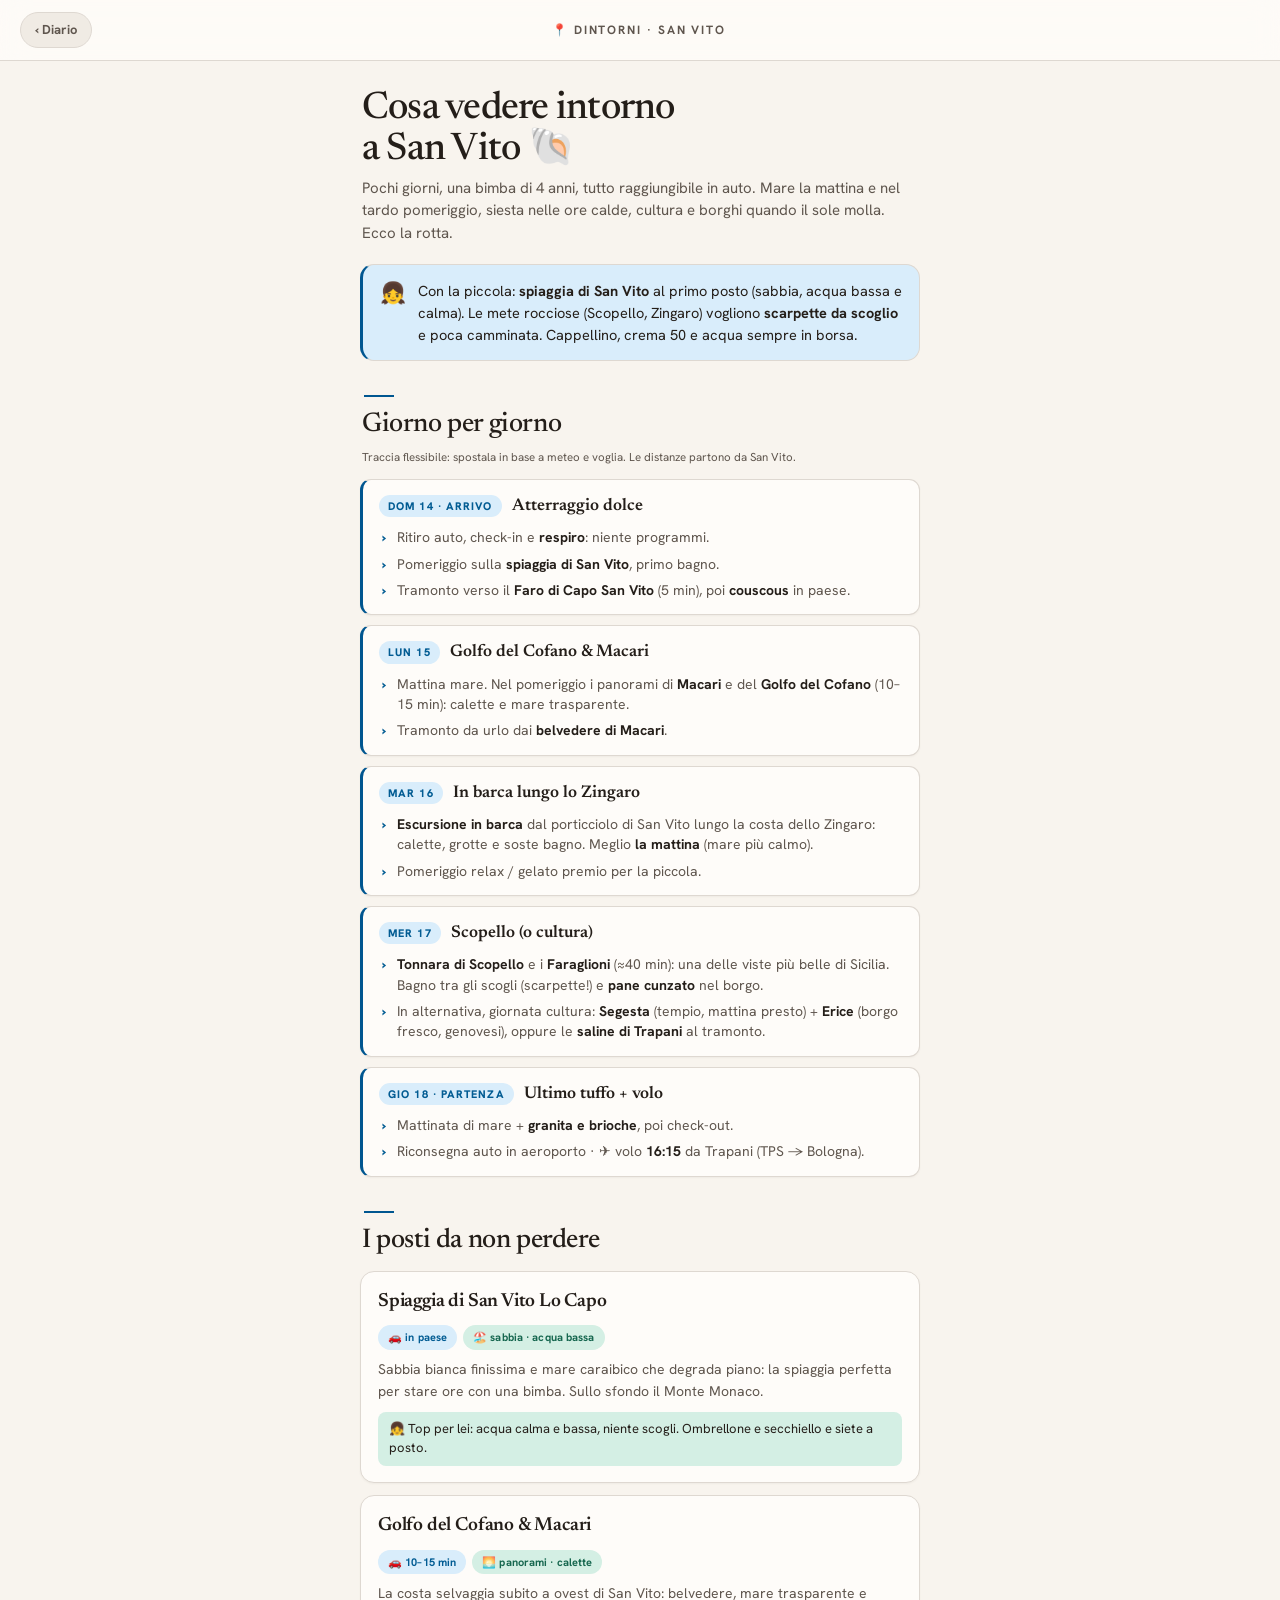
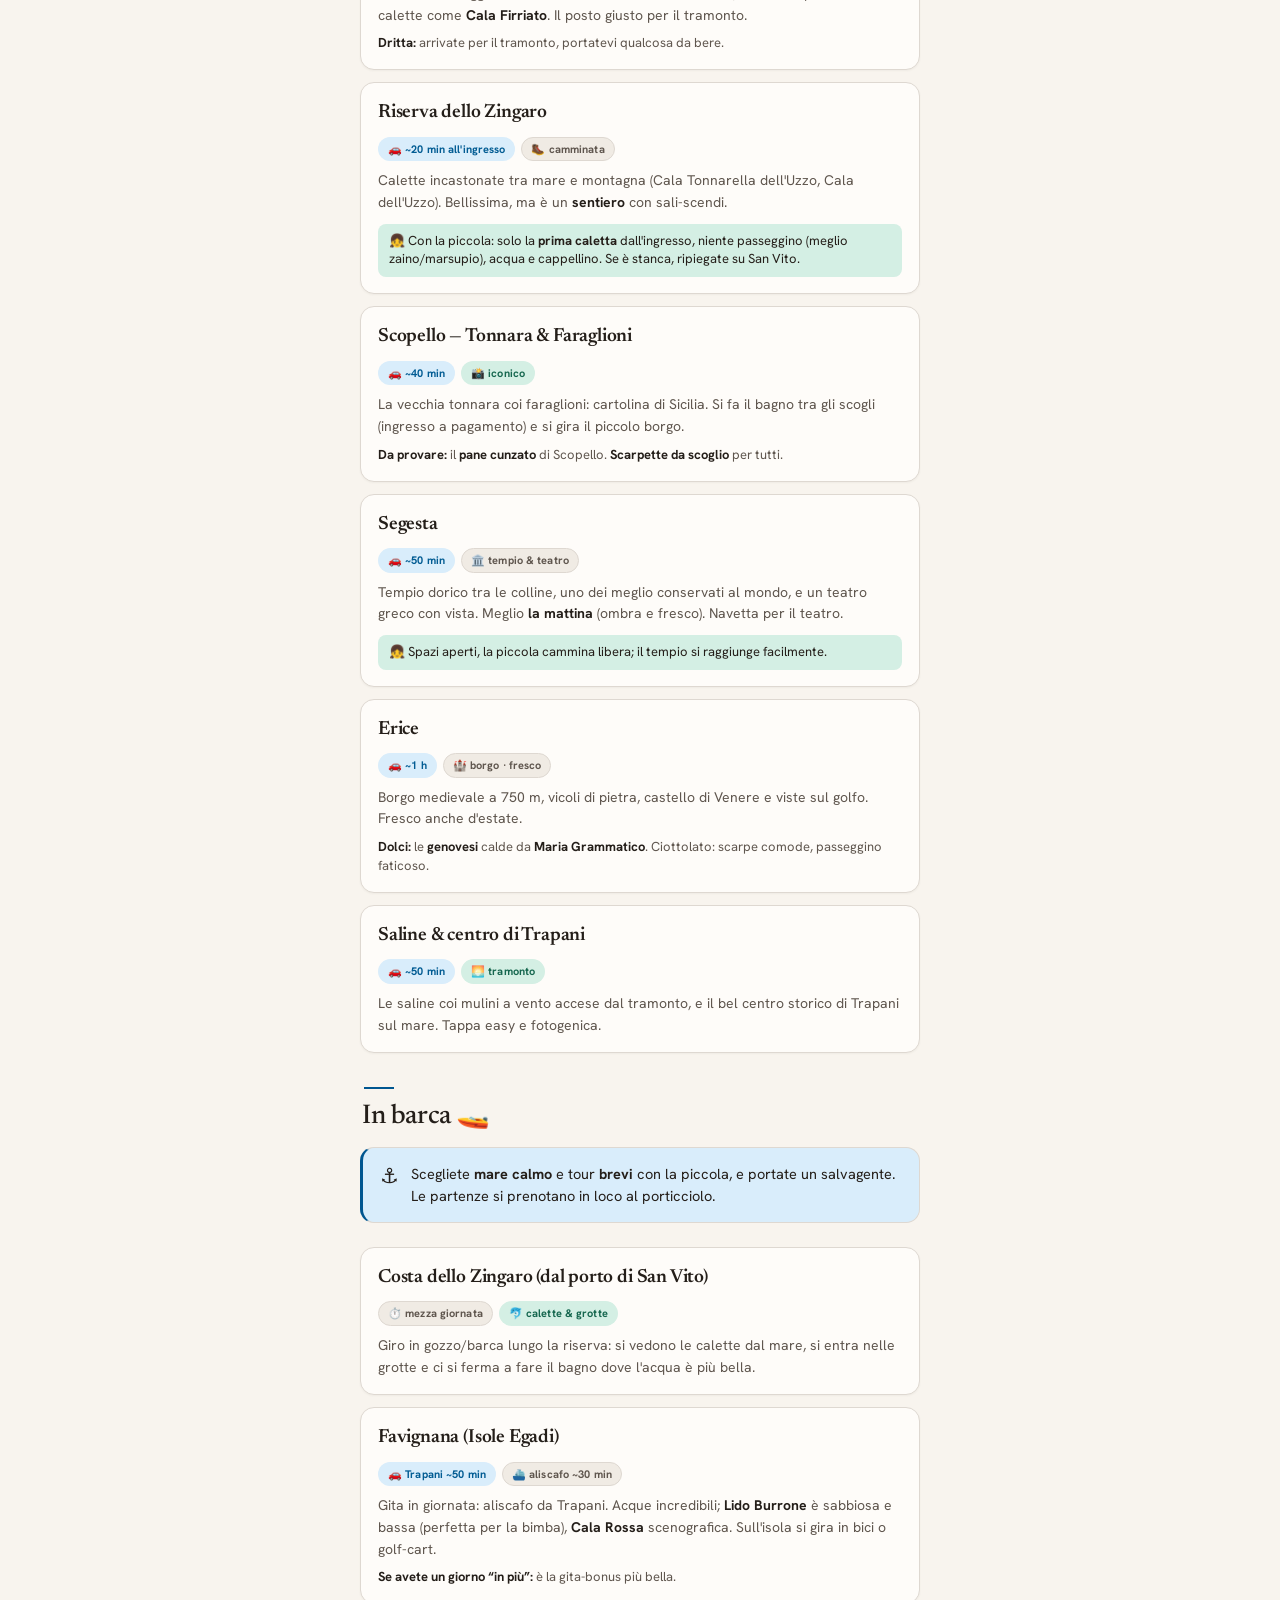
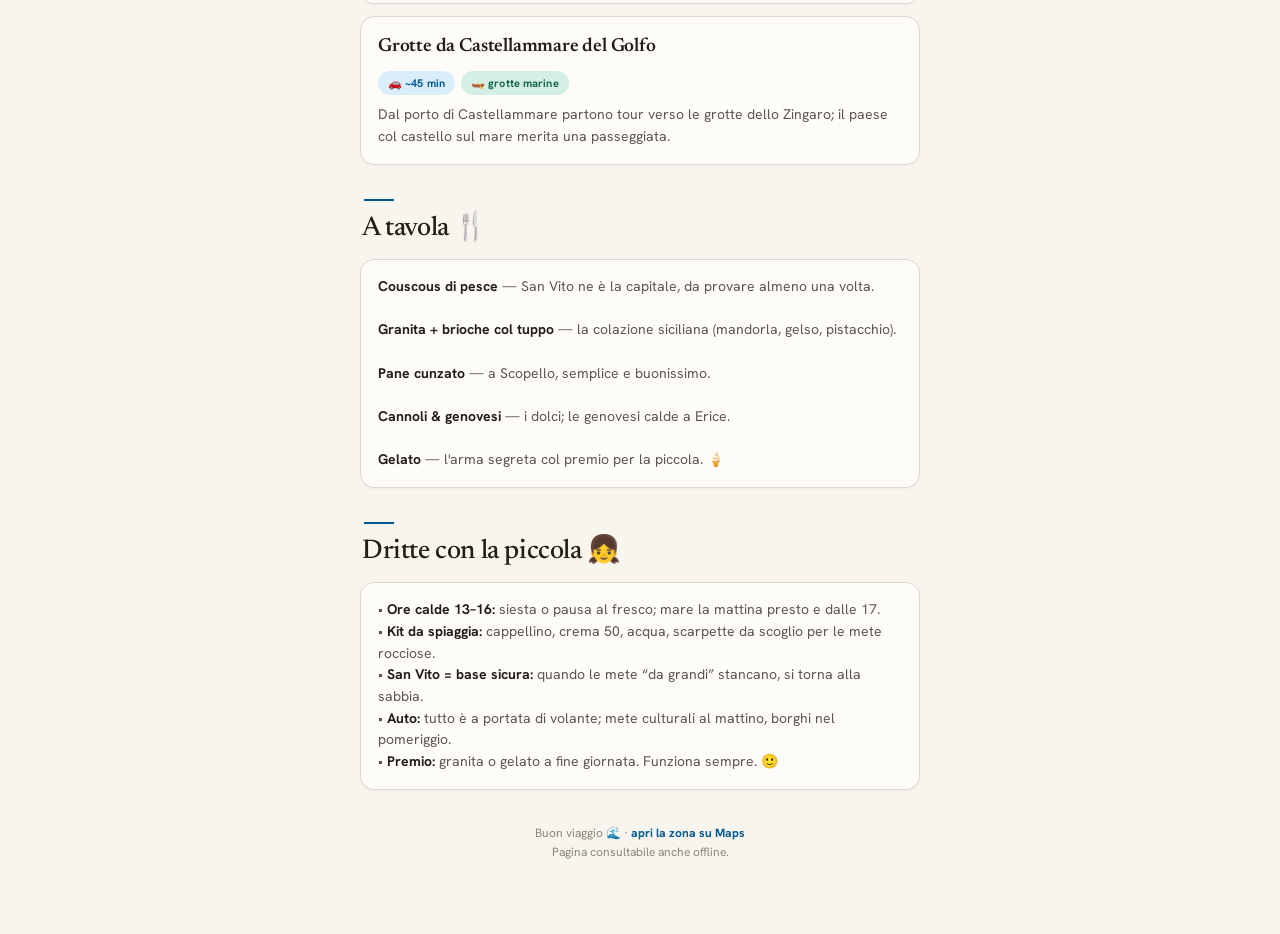
<file: san-vito-26/dintorni.html>
<!DOCTYPE html>
<html lang="it">
<head>
<meta charset="UTF-8">
<meta name="viewport" content="width=device-width,initial-scale=1,viewport-fit=cover">
<meta name="theme-color" content="#13181f">
<title>Dintorni di San Vito Lo Capo · cosa vedere</title>

<!-- anteprima social (WhatsApp/Telegram) -->
<meta property="og:type" content="website">
<meta property="og:locale" content="it_IT">
<meta property="og:site_name" content="San Vito '26">
<meta property="og:title" content="San Vito Lo Capo — Dintorni & itinerario">
<meta property="og:description" content="Cosa vedere intorno a San Vito in pochi giorni, con una bimba di 4 anni: spiagge, Zingaro, Scopello, Segesta, Erice e gite in barca.">
<meta property="og:image" content="https://alessandrovizzini1986-a11y.github.io/daycation-bologna/san-vito-26/og.jpg">
<meta property="og:image:width" content="1200">
<meta property="og:image:height" content="630">
<meta property="og:url" content="https://alessandrovizzini1986-a11y.github.io/daycation-bologna/san-vito-26/dintorni.html">
<meta name="twitter:card" content="summary_large_image">

<link rel="apple-touch-icon" href="icon-180.png">
<link rel="icon" type="image/png" sizes="192x192" href="icon-192.png">
<link rel="manifest" href="manifest.webmanifest">
<meta name="apple-mobile-web-app-capable" content="yes">
<meta name="apple-mobile-web-app-title" content="San Vito '26">

<link rel="preconnect" href="https://fonts.googleapis.com">
<link rel="preconnect" href="https://fonts.gstatic.com" crossorigin>
<link href="https://fonts.googleapis.com/css2?family=Hanken+Grotesk:wght@400;500;600;700;800&family=Newsreader:ital,opsz,wght@0,6..72,400;0,6..72,500;0,6..72,600;1,6..72,400;1,6..72,500&display=swap" rel="stylesheet">

<style>
:root{
  --font-display:'Newsreader', Georgia, 'Times New Roman', serif;
  --font-sans:'Hanken Grotesk', -apple-system, system-ui, sans-serif;
  --r-xs:6px; --r-sm:8px; --r-md:11px; --r-lg:14px; --r-xl:18px; --r-2xl:22px; --r-full:999px;
  --bg:oklch(96.8% 0.009 80);
  --surface:oklch(99.2% 0.005 85);
  --surface-2:oklch(94.2% 0.011 78);
  --ink:oklch(24% 0.013 65);
  --ink-soft:oklch(46% 0.017 66);
  --ink-faint:oklch(62% 0.016 70);
  --line:oklch(88.5% 0.012 75);
  --line-soft:oklch(92% 0.009 78);
  --accent:oklch(46% 0.115 245);
  --accent-fill:oklch(44% 0.12 247);
  --accent-soft:oklch(93.5% 0.028 240);
  --on-fill:#fff;
  --ok:oklch(46% 0.085 168);     --ok-soft:oklch(93% 0.032 168);
  --warn:oklch(52% 0.095 72);    --warn-soft:oklch(94% 0.04 78);
  --sand:oklch(45% 0.07 66);     --sand-soft:oklch(93% 0.026 72);
  --shadow-sm:0 1px 2px oklch(40% 0.02 65 / .05);
  --shadow-lg:0 2px 6px oklch(40% 0.02 65 / .06), 0 16px 38px oklch(40% 0.04 65 / .10);
  --header-bg:oklch(99.2% 0.005 85 / .84);
}
@media (prefers-color-scheme:dark){ :root{
  --bg:oklch(17.5% 0.008 255); --surface:oklch(21.5% 0.011 253); --surface-2:oklch(26% 0.013 253);
  --ink:oklch(94% 0.008 90); --ink-soft:oklch(73% 0.014 85); --ink-faint:oklch(56% 0.015 88);
  --line:oklch(30.5% 0.013 253); --line-soft:oklch(27% 0.011 253);
  --accent:oklch(74% 0.105 240); --accent-fill:oklch(53% 0.13 244); --accent-soft:oklch(30% 0.045 246);
  --ok:oklch(74% 0.095 170); --ok-soft:oklch(30% 0.045 170);
  --warn:oklch(78% 0.10 82); --warn-soft:oklch(31% 0.05 80);
  --sand:oklch(78% 0.07 74); --sand-soft:oklch(30% 0.035 74);
  --shadow-sm:0 1px 2px oklch(0% 0 0 / .28);
  --shadow-lg:0 2px 6px oklch(0% 0 0 / .34), 0 18px 44px oklch(0% 0 0 / .46);
  --header-bg:oklch(20% 0.01 253 / .82);
}}
*,*::before,*::after{box-sizing:border-box;margin:0;padding:0}
html{-webkit-text-size-adjust:100%;scroll-behavior:smooth;-webkit-tap-highlight-color:transparent}
body{font-family:var(--font-sans);background:var(--bg);color:var(--ink);line-height:1.5;-webkit-font-smoothing:antialiased;min-height:100vh}
.tiny{font-size:11.5px} .muted{color:var(--ink-soft)}
::selection{background:var(--accent-soft);color:var(--ink)}

.top{position:sticky;top:0;z-index:50;padding:calc(12px + env(safe-area-inset-top,0)) 20px 12px;
  background:var(--header-bg);backdrop-filter:blur(14px) saturate(1.4);-webkit-backdrop-filter:blur(14px) saturate(1.4);
  border-bottom:1px solid var(--line);display:flex;align-items:center;justify-content:space-between;gap:12px}
.back{display:inline-flex;align-items:center;gap:6px;text-decoration:none;color:var(--ink-soft);font-weight:700;font-size:13px;
  background:var(--surface-2);border:1px solid var(--line);border-radius:var(--r-full);padding:7px 14px}
.back:active{transform:scale(.97)}
.top-t{font-family:var(--font-sans);font-weight:700;font-size:12px;text-transform:uppercase;letter-spacing:.16em;color:var(--ink-soft)}

main{max-width:600px;margin:0 auto;padding:22px 20px 72px}

.hero{font-family:var(--font-display);font-weight:500;font-size:clamp(28px,8vw,38px);letter-spacing:-.02em;line-height:1.08;margin:6px 2px 6px}
.hero-sub{color:var(--ink-soft);font-size:15px;margin:0 2px 20px;line-height:1.5}

.banner{background:var(--accent-soft);color:var(--ink);border-radius:var(--r-lg);border:1px solid var(--line);border-left:3px solid var(--accent-fill);
  padding:15px 17px;margin-bottom:24px;font-size:14.5px;line-height:1.5;display:flex;gap:12px;align-items:flex-start}
.banner .b-ico{font-size:21px;flex-shrink:0;line-height:1.2}

.sec-title{font-family:var(--font-display);font-weight:500;font-size:clamp(22px,6vw,27px);letter-spacing:-.015em;line-height:1.12;
  margin:34px 2px 15px;position:relative;padding-top:15px}
.sec-title::before{content:"";position:absolute;top:0;left:2px;width:30px;height:2px;background:var(--accent-fill)}

.card{background:var(--surface);border:1px solid var(--line);border-radius:var(--r-lg);box-shadow:var(--shadow-sm);padding:16px 17px;margin-bottom:12px}
.card-h{display:flex;align-items:baseline;gap:9px;flex-wrap:wrap;margin-bottom:9px}
.card-h .nm{font-family:var(--font-display);font-weight:600;font-size:19px;letter-spacing:-.01em;color:var(--ink)}
.card-b{font-size:14px;color:var(--ink-soft);line-height:1.55}
.card-b b{color:var(--ink);font-weight:700}
.kid{margin-top:10px;font-size:13px;color:var(--ink);background:var(--ok-soft);border-radius:var(--r-sm);padding:8px 11px;line-height:1.45}
.tip{margin-top:8px;font-size:13px;color:var(--ink-soft);line-height:1.45}
.tip b{color:var(--ink)}

.tags{display:flex;flex-wrap:wrap;gap:6px;margin-top:2px}
.tag{font-size:11px;font-weight:700;letter-spacing:.01em;padding:3px 9px;border-radius:var(--r-full);background:var(--surface-2);color:var(--ink-soft);border:1px solid var(--line);white-space:nowrap}
.tag.drive{background:var(--accent-soft);color:var(--accent);border-color:transparent}
.tag.sea{background:var(--ok-soft);color:var(--ok);border-color:transparent}

/* giorno per giorno */
.day{background:var(--surface);border:1px solid var(--line);border-left:3px solid var(--accent-fill);border-radius:var(--r-md);padding:14px 16px;margin-bottom:10px;box-shadow:var(--shadow-sm)}
.day-h{display:flex;align-items:baseline;gap:10px;margin-bottom:8px;flex-wrap:wrap}
.day-d{font-size:11px;font-weight:800;text-transform:uppercase;letter-spacing:.1em;color:var(--accent);background:var(--accent-soft);padding:3px 9px;border-radius:var(--r-full)}
.day-t{font-family:var(--font-display);font-weight:600;font-size:17px;color:var(--ink)}
.day ul{list-style:none;display:flex;flex-direction:column;gap:6px}
.day li{font-size:14px;color:var(--ink-soft);line-height:1.45;padding-left:18px;position:relative}
.day li::before{content:"›";position:absolute;left:3px;color:var(--accent);font-weight:800}
.day li b{color:var(--ink);font-weight:700}

.foot{margin-top:34px;text-align:center;font-size:12px;color:var(--ink-faint);line-height:1.6}
.map-link{color:var(--accent);font-weight:700;text-decoration:none}
</style>
</head>
<body>

<header class="top">
  <a class="back" href="./index.html">‹ Diario</a>
  <div class="top-t">📍 Dintorni · San Vito</div>
  <span style="width:74px"></span>
</header>

<main>
  <h1 class="hero">Cosa vedere intorno<br>a San Vito 🐚</h1>
  <p class="hero-sub">Pochi giorni, una bimba di 4 anni, tutto raggiungibile in auto. Mare la mattina e nel tardo pomeriggio, siesta nelle ore calde, cultura e borghi quando il sole molla. Ecco la rotta.</p>

  <div class="banner"><span class="b-ico">👧</span><span>Con la piccola: <b>spiaggia di San Vito</b> al primo posto (sabbia, acqua bassa e calma). Le mete rocciose (Scopello, Zingaro) vogliono <b>scarpette da scoglio</b> e poca camminata. Cappellino, crema 50 e acqua sempre in borsa.</span></div>

  <div class="sec-title">Giorno per giorno</div>
  <p class="tiny muted" style="margin:-8px 2px 14px">Traccia flessibile: spostala in base a meteo e voglia. Le distanze partono da San Vito.</p>

  <div class="day">
    <div class="day-h"><span class="day-d">Dom 14 · arrivo</span><span class="day-t">Atterraggio dolce</span></div>
    <ul>
      <li>Ritiro auto, check-in e <b>respiro</b>: niente programmi.</li>
      <li>Pomeriggio sulla <b>spiaggia di San Vito</b>, primo bagno.</li>
      <li>Tramonto verso il <b>Faro di Capo San Vito</b> (5 min), poi <b>couscous</b> in paese.</li>
    </ul>
  </div>
  <div class="day">
    <div class="day-h"><span class="day-d">Lun 15</span><span class="day-t">Golfo del Cofano & Macari</span></div>
    <ul>
      <li>Mattina mare. Nel pomeriggio i panorami di <b>Macari</b> e del <b>Golfo del Cofano</b> (10–15 min): calette e mare trasparente.</li>
      <li>Tramonto da urlo dai <b>belvedere di Macari</b>.</li>
    </ul>
  </div>
  <div class="day">
    <div class="day-h"><span class="day-d">Mar 16</span><span class="day-t">In barca lungo lo Zingaro</span></div>
    <ul>
      <li><b>Escursione in barca</b> dal porticciolo di San Vito lungo la costa dello Zingaro: calette, grotte e soste bagno. Meglio <b>la mattina</b> (mare più calmo).</li>
      <li>Pomeriggio relax / gelato premio per la piccola.</li>
    </ul>
  </div>
  <div class="day">
    <div class="day-h"><span class="day-d">Mer 17</span><span class="day-t">Scopello (o cultura)</span></div>
    <ul>
      <li><b>Tonnara di Scopello</b> e i <b>Faraglioni</b> (≈40 min): una delle viste più belle di Sicilia. Bagno tra gli scogli (scarpette!) e <b>pane cunzato</b> nel borgo.</li>
      <li>In alternativa, giornata cultura: <b>Segesta</b> (tempio, mattina presto) + <b>Erice</b> (borgo fresco, genovesi), oppure le <b>saline di Trapani</b> al tramonto.</li>
    </ul>
  </div>
  <div class="day">
    <div class="day-h"><span class="day-d">Gio 18 · partenza</span><span class="day-t">Ultimo tuffo + volo</span></div>
    <ul>
      <li>Mattinata di mare + <b>granita e brioche</b>, poi check-out.</li>
      <li>Riconsegna auto in aeroporto · ✈️ volo <b>16:15</b> da Trapani (TPS → Bologna).</li>
    </ul>
  </div>

  <div class="sec-title">I posti da non perdere</div>

  <div class="card">
    <div class="card-h"><span class="nm">Spiaggia di San Vito Lo Capo</span></div>
    <div class="tags"><span class="tag drive">🚗 in paese</span><span class="tag sea">🏖️ sabbia · acqua bassa</span></div>
    <p class="card-b" style="margin-top:9px">Sabbia bianca finissima e mare caraibico che degrada piano: la spiaggia perfetta per stare ore con una bimba. Sullo sfondo il Monte Monaco.</p>
    <div class="kid">👧 Top per lei: acqua calma e bassa, niente scogli. Ombrellone e secchiello e siete a posto.</div>
  </div>

  <div class="card">
    <div class="card-h"><span class="nm">Golfo del Cofano & Macari</span></div>
    <div class="tags"><span class="tag drive">🚗 10–15 min</span><span class="tag sea">🌅 panorami · calette</span></div>
    <p class="card-b" style="margin-top:9px">La costa selvaggia subito a ovest di San Vito: belvedere, mare trasparente e calette come <b>Cala Firriato</b>. Il posto giusto per il tramonto.</p>
    <div class="tip"><b>Dritta:</b> arrivate per il tramonto, portatevi qualcosa da bere.</div>
  </div>

  <div class="card">
    <div class="card-h"><span class="nm">Riserva dello Zingaro</span></div>
    <div class="tags"><span class="tag drive">🚗 ~20 min all'ingresso</span><span class="tag">🥾 camminata</span></div>
    <p class="card-b" style="margin-top:9px">Calette incastonate tra mare e montagna (Cala Tonnarella dell'Uzzo, Cala dell'Uzzo). Bellissima, ma è un <b>sentiero</b> con sali-scendi.</p>
    <div class="kid">👧 Con la piccola: solo la <b>prima caletta</b> dall'ingresso, niente passeggino (meglio zaino/marsupio), acqua e cappellino. Se è stanca, ripiegate su San Vito.</div>
  </div>

  <div class="card">
    <div class="card-h"><span class="nm">Scopello — Tonnara & Faraglioni</span></div>
    <div class="tags"><span class="tag drive">🚗 ~40 min</span><span class="tag sea">📸 iconico</span></div>
    <p class="card-b" style="margin-top:9px">La vecchia tonnara coi faraglioni: cartolina di Sicilia. Si fa il bagno tra gli scogli (ingresso a pagamento) e si gira il piccolo borgo.</p>
    <div class="tip"><b>Da provare:</b> il <b>pane cunzato</b> di Scopello. <b>Scarpette da scoglio</b> per tutti.</div>
  </div>

  <div class="card">
    <div class="card-h"><span class="nm">Segesta</span></div>
    <div class="tags"><span class="tag drive">🚗 ~50 min</span><span class="tag">🏛️ tempio & teatro</span></div>
    <p class="card-b" style="margin-top:9px">Tempio dorico tra le colline, uno dei meglio conservati al mondo, e un teatro greco con vista. Meglio <b>la mattina</b> (ombra e fresco). Navetta per il teatro.</p>
    <div class="kid">👧 Spazi aperti, la piccola cammina libera; il tempio si raggiunge facilmente.</div>
  </div>

  <div class="card">
    <div class="card-h"><span class="nm">Erice</span></div>
    <div class="tags"><span class="tag drive">🚗 ~1 h</span><span class="tag">🏰 borgo · fresco</span></div>
    <p class="card-b" style="margin-top:9px">Borgo medievale a 750 m, vicoli di pietra, castello di Venere e viste sul golfo. Fresco anche d'estate.</p>
    <div class="tip"><b>Dolci:</b> le <b>genovesi</b> calde da <b>Maria Grammatico</b>. Ciottolato: scarpe comode, passeggino faticoso.</div>
  </div>

  <div class="card">
    <div class="card-h"><span class="nm">Saline & centro di Trapani</span></div>
    <div class="tags"><span class="tag drive">🚗 ~50 min</span><span class="tag sea">🌅 tramonto</span></div>
    <p class="card-b" style="margin-top:9px">Le saline coi mulini a vento accese dal tramonto, e il bel centro storico di Trapani sul mare. Tappa easy e fotogenica.</p>
  </div>

  <div class="sec-title">In barca 🚤</div>
  <div class="banner"><span class="b-ico">⚓️</span><span>Scegliete <b>mare calmo</b> e tour <b>brevi</b> con la piccola, e portate un salvagente. Le partenze si prenotano in loco al porticciolo.</span></div>

  <div class="card">
    <div class="card-h"><span class="nm">Costa dello Zingaro (dal porto di San Vito)</span></div>
    <div class="tags"><span class="tag">⏱️ mezza giornata</span><span class="tag sea">🐬 calette & grotte</span></div>
    <p class="card-b" style="margin-top:9px">Giro in gozzo/barca lungo la riserva: si vedono le calette dal mare, si entra nelle grotte e ci si ferma a fare il bagno dove l'acqua è più bella.</p>
  </div>
  <div class="card">
    <div class="card-h"><span class="nm">Favignana (Isole Egadi)</span></div>
    <div class="tags"><span class="tag drive">🚗 Trapani ~50 min</span><span class="tag">⛴️ aliscafo ~30 min</span></div>
    <p class="card-b" style="margin-top:9px">Gita in giornata: aliscafo da Trapani. Acque incredibili; <b>Lido Burrone</b> è sabbiosa e bassa (perfetta per la bimba), <b>Cala Rossa</b> scenografica. Sull'isola si gira in bici o golf-cart.</p>
    <div class="tip"><b>Se avete un giorno “in più”:</b> è la gita-bonus più bella.</div>
  </div>
  <div class="card">
    <div class="card-h"><span class="nm">Grotte da Castellammare del Golfo</span></div>
    <div class="tags"><span class="tag drive">🚗 ~45 min</span><span class="tag sea">🛶 grotte marine</span></div>
    <p class="card-b" style="margin-top:9px">Dal porto di Castellammare partono tour verso le grotte dello Zingaro; il paese col castello sul mare merita una passeggiata.</p>
  </div>

  <div class="sec-title">A tavola 🍴</div>
  <div class="card">
    <div class="card-b">
      <b>Couscous di pesce</b> — San Vito ne è la capitale, da provare almeno una volta.<br><br>
      <b>Granita + brioche col tuppo</b> — la colazione siciliana (mandorla, gelso, pistacchio).<br><br>
      <b>Pane cunzato</b> — a Scopello, semplice e buonissimo.<br><br>
      <b>Cannoli & genovesi</b> — i dolci; le genovesi calde a Erice.<br><br>
      <b>Gelato</b> — l'arma segreta col premio per la piccola. 🍦
    </div>
  </div>

  <div class="sec-title">Dritte con la piccola 👧</div>
  <div class="card">
    <div class="card-b">
      • <b>Ore calde 13–16:</b> siesta o pausa al fresco; mare la mattina presto e dalle 17.<br>
      • <b>Kit da spiaggia:</b> cappellino, crema 50, acqua, scarpette da scoglio per le mete rocciose.<br>
      • <b>San Vito = base sicura:</b> quando le mete “da grandi” stancano, si torna alla sabbia.<br>
      • <b>Auto:</b> tutto è a portata di volante; mete culturali al mattino, borghi nel pomeriggio.<br>
      • <b>Premio:</b> granita o gelato a fine giornata. Funziona sempre. 🙂
    </div>
  </div>

  <div class="foot">
    Buon viaggio 🌊 · <a class="map-link" href="https://www.google.com/maps/search/cosa+vedere+San+Vito+Lo+Capo" target="_blank" rel="noopener">apri la zona su Maps</a><br>
    Pagina consultabile anche offline.
  </div>
</main>

<script>
if('serviceWorker' in navigator){ window.addEventListener('load',()=>navigator.serviceWorker.register('./sw.js').catch(()=>{})); }
</script>
</body>
</html>
</file>
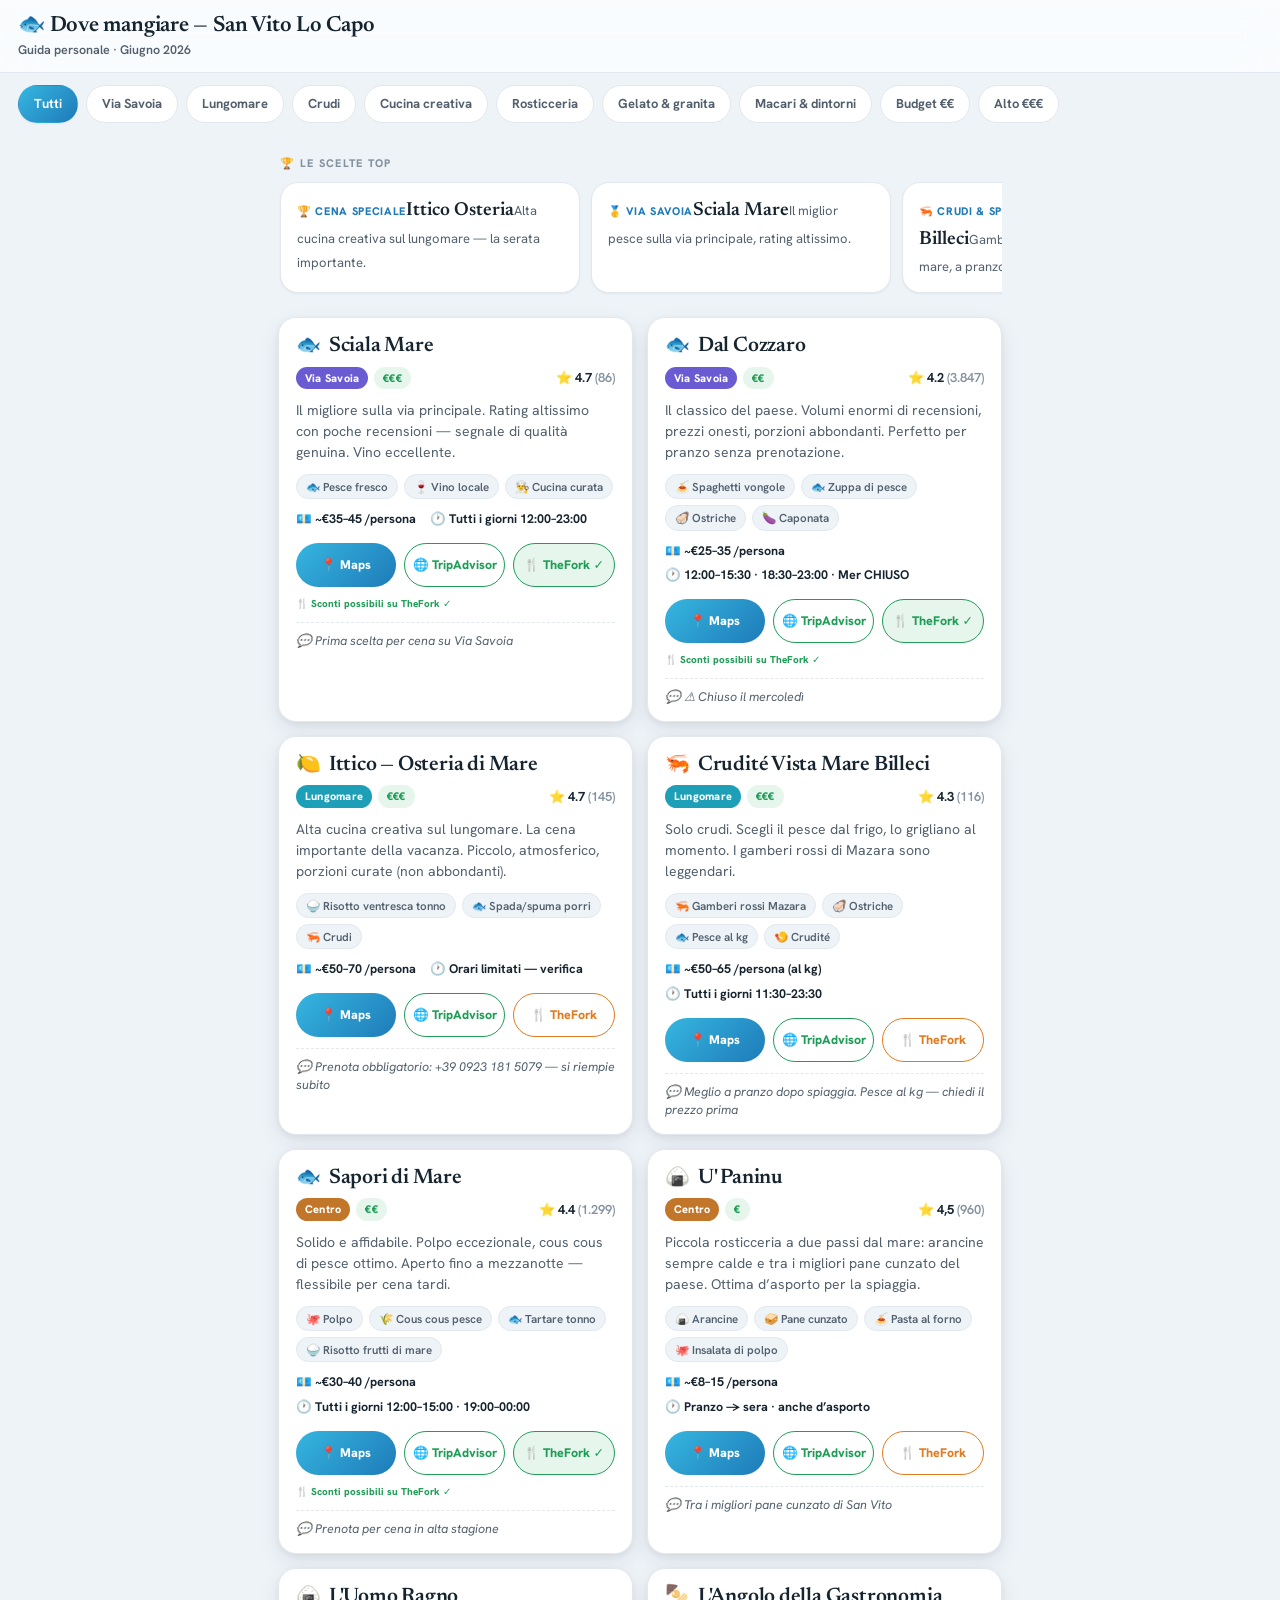
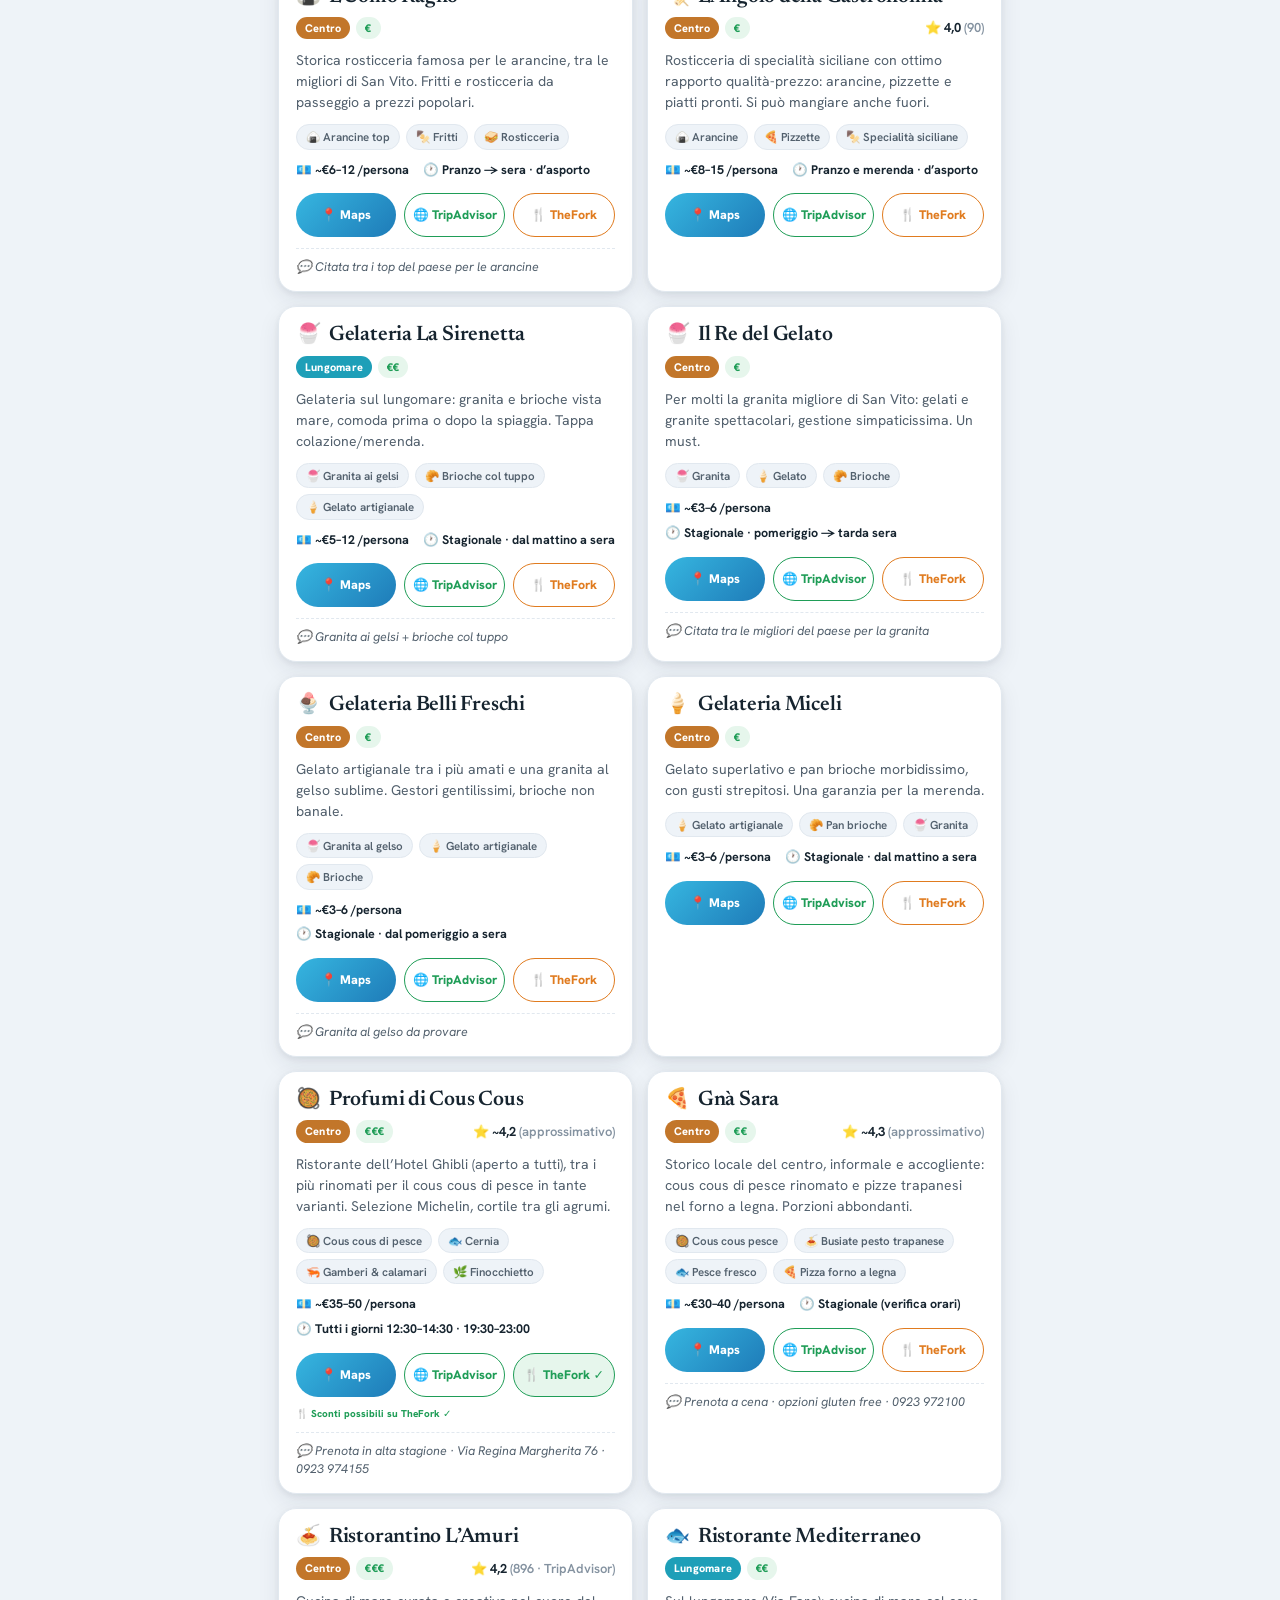
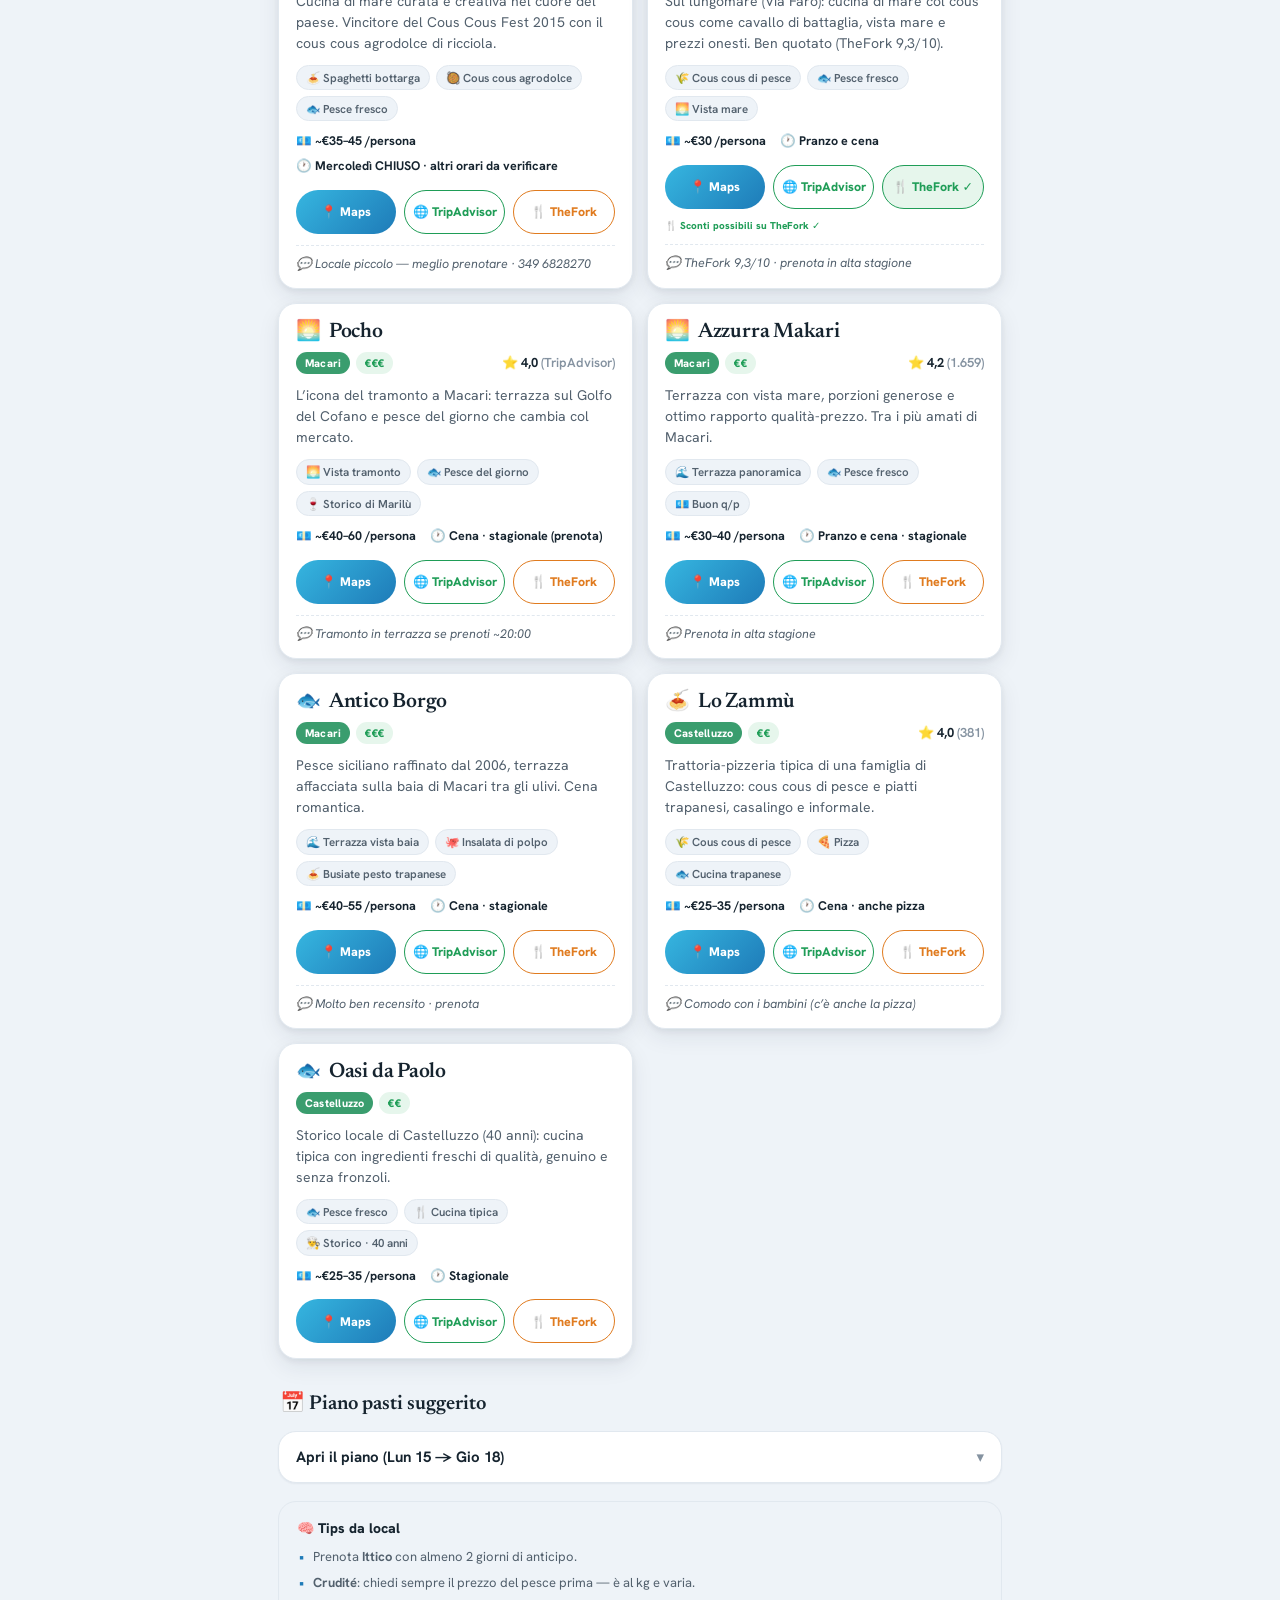
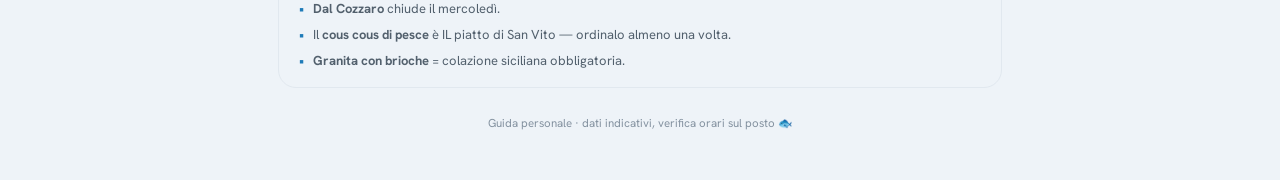
<file: san-vito-26/food.html>
<!DOCTYPE html>
<html lang="it">
<head>
<meta charset="UTF-8">
<meta name="viewport" content="width=device-width,initial-scale=1,viewport-fit=cover">
<meta name="theme-color" content="#1e7bb8">
<meta name="robots" content="noindex,nofollow">
<title>🐟 Dove mangiare · San Vito Lo Capo</title>

<link rel="preconnect" href="https://fonts.googleapis.com">
<link rel="preconnect" href="https://fonts.gstatic.com" crossorigin>
<link href="https://fonts.googleapis.com/css2?family=Hanken+Grotesk:wght@400;500;600;700;800&family=Newsreader:opsz,wght@6..72,500;6..72,600&display=swap" rel="stylesheet">

<style>
:root{
  --font-sans:'Hanken Grotesk',-apple-system,system-ui,sans-serif;
  --font-display:'Newsreader',Georgia,serif;

  --grad-dawn:linear-gradient(135deg,#ffd89b 0%,#ff9a76 100%);
  --grad-sky:linear-gradient(135deg,#36b6e0 0%,#1e7bb8 100%);
  --grad-sunset:linear-gradient(135deg,#ff7e5f 0%,#feb47b 100%);

  --r-sm:8px; --r-xl:18px; --r-2xl:22px; --pill:999px;

  --bg:#eef3f8;
  --surface:#ffffff;
  --ink:#16242f;
  --ink-soft:#52606d;
  --ink-faint:#8492a0;
  --line:#e1e8ef;

  --blue:#1e7bb8;
  --green:#1f9d57; --green-soft:#e6f6ec;
  --orange:#e07b1f; --orange-soft:#fdeede;
  --red:#d6453b; --red-soft:#fbe7e5;

  --shadow-sm:0 1px 2px rgba(20,40,60,.06);
  --shadow-md:0 2px 6px rgba(20,40,60,.07),0 8px 22px rgba(20,40,60,.08);
  --shadow-lg:0 4px 12px rgba(20,40,60,.10),0 18px 44px rgba(20,40,60,.14);
}
@media (prefers-color-scheme:dark){:root{
  --bg:#0e1820; --surface:#16232e; --ink:#eaf1f7; --ink-soft:#a8b6c2; --ink-faint:#768996;
  --line:#26333f; --green-soft:#16302180; --orange-soft:#3a2a1480; --red-soft:#3a1d1b80;
  --shadow-sm:0 1px 2px rgba(0,0,0,.4); --shadow-md:0 2px 6px rgba(0,0,0,.4),0 8px 22px rgba(0,0,0,.45);
  --shadow-lg:0 4px 12px rgba(0,0,0,.5),0 18px 44px rgba(0,0,0,.55);
}}
*,*::before,*::after{box-sizing:border-box;margin:0;padding:0}
html{-webkit-text-size-adjust:100%;scroll-behavior:smooth;-webkit-tap-highlight-color:transparent}
body{font-family:var(--font-sans);background:var(--bg);color:var(--ink);line-height:1.5;-webkit-font-smoothing:antialiased;padding-bottom:48px}
::selection{background:#36b6e055}

/* ── header ── */
.top{position:sticky;top:0;z-index:30;padding:calc(14px + env(safe-area-inset-top,0)) 18px 12px;
  background:rgba(255,255,255,.7);backdrop-filter:blur(16px) saturate(1.5);-webkit-backdrop-filter:blur(16px) saturate(1.5);
  border-bottom:1px solid var(--line)}
@media (prefers-color-scheme:dark){.top{background:rgba(16,24,32,.72)}}
.top h1{font-family:var(--font-display);font-weight:600;font-size:22px;letter-spacing:-.01em;line-height:1.1;color:var(--ink)}
.top p{font-size:12.5px;color:var(--ink-soft);margin-top:3px;font-weight:600}

/* ── filtri ── */
.filters{position:sticky;top:0;z-index:20;display:flex;gap:8px;overflow-x:auto;padding:12px 18px;background:var(--bg);
  scrollbar-width:none;-webkit-overflow-scrolling:touch}
.filters::-webkit-scrollbar{display:none}
.fbtn{flex:0 0 auto;height:38px;padding:0 15px;border-radius:var(--pill);border:1.5px solid var(--line);background:var(--surface);
  color:var(--ink-soft);font-size:13px;font-weight:700;cursor:pointer;font-family:inherit;white-space:nowrap;transition:transform .12s}
.fbtn:active{transform:scale(.96)}
.fbtn.on{border-color:transparent;background:var(--grad-sky);color:#fff;box-shadow:var(--shadow-sm)}

main{max-width:760px;margin:0 auto;padding:6px 18px 0}

/* ── top picks ── */
.picks-h{font-size:11px;font-weight:800;text-transform:uppercase;letter-spacing:.12em;color:var(--ink-faint);margin:14px 2px 9px}
.picks{display:flex;gap:11px;overflow-x:auto;padding:2px 2px 6px;scrollbar-width:none;-webkit-overflow-scrolling:touch}
.picks::-webkit-scrollbar{display:none}
.pick{flex:0 0 78%;max-width:300px;background:var(--surface);border:1px solid var(--line);border-radius:var(--r-xl);
  padding:14px 16px;box-shadow:var(--shadow-sm);cursor:pointer;text-decoration:none;color:inherit;transition:transform .18s,box-shadow .18s}
.pick:active{transform:scale(.98)}
.pick .pk{font-size:11px;font-weight:800;text-transform:uppercase;letter-spacing:.06em;color:var(--blue)}
.pick .pn{font-family:var(--font-display);font-weight:600;font-size:19px;margin:5px 0 4px;color:var(--ink)}
.pick .pr{font-size:13px;color:var(--ink-soft);line-height:1.4}

/* ── grid cards ── */
.grid{display:grid;grid-template-columns:1fr;gap:14px;margin-top:18px}
@media(min-width:680px){.grid{grid-template-columns:1fr 1fr}}
.card{background:var(--surface);border:1px solid var(--line);border-radius:var(--r-xl);box-shadow:var(--shadow-md);
  padding:17px 17px 15px;display:flex;flex-direction:column;gap:11px;transition:transform .22s ease,box-shadow .22s ease,opacity .3s ease;scroll-margin-top:120px}
@media(hover:hover){.card:hover{transform:translateY(-3px);box-shadow:var(--shadow-lg)}}
.card.hide{display:none}
.card.anim{animation:fadeUp .34s ease both}
@keyframes fadeUp{from{opacity:0;transform:translateY(10px)}to{opacity:1;transform:translateY(0)}}

.c-top{display:flex;flex-direction:column;gap:8px}
.c-name{font-family:var(--font-display);font-weight:600;font-size:21px;letter-spacing:-.01em;line-height:1.1;color:var(--ink);display:flex;gap:8px;align-items:baseline}
.c-name .em{font-size:20px;flex-shrink:0}
.c-pills{display:flex;flex-wrap:wrap;gap:6px;align-items:center}
.pill{font-size:11px;font-weight:800;letter-spacing:.02em;padding:3px 9px;border-radius:var(--pill);white-space:nowrap}
.pill.zone{color:#fff}
.pill.zone.savoia{background:#6b5bd2}.pill.zone.lungomare{background:#1e9fb8}.pill.zone.centro{background:#c2762a}.pill.zone.macari{background:#3a9d6e}
.pill.price{background:var(--green-soft);color:var(--green)}
.pill.closed{background:var(--red-soft);color:var(--red)}
.c-rate{font-size:13px;font-weight:700;color:var(--ink);margin-left:auto}
.c-rate .cnt{color:var(--ink-faint);font-weight:600}

.c-desc{font-size:14px;color:var(--ink-soft);line-height:1.5}
.c-tags{display:flex;flex-wrap:wrap;gap:6px}
.tag{font-size:11.5px;font-weight:600;color:var(--ink-soft);background:var(--bg);border:1px solid var(--line);border-radius:var(--pill);padding:3px 9px}
.c-meta{display:flex;flex-wrap:wrap;gap:6px 14px;font-size:12.5px;color:var(--ink-soft)}
.c-meta b{color:var(--ink);font-weight:700}
.c-hours.closed b{color:var(--red)}

.c-cta{display:flex;gap:8px;margin-top:3px}
.btn{flex:1;min-height:44px;display:flex;align-items:center;justify-content:center;gap:5px;border-radius:var(--pill);
  font-size:12.5px;font-weight:800;text-decoration:none;cursor:pointer;font-family:inherit;text-align:center;line-height:1.1;transition:transform .12s}
.btn:active{transform:scale(.96)}
.btn.maps{background:var(--grad-sky);color:#fff;border:0}
.btn.ta{background:transparent;color:var(--green);border:1.5px solid var(--green)}
.btn.fork{background:transparent;color:var(--orange);border:1.5px solid var(--orange);position:relative}
.btn.fork.conf{background:var(--green-soft);color:var(--green);border-color:var(--green)}

.c-note{font-size:12.5px;font-style:italic;color:var(--ink-soft);line-height:1.45;border-top:1px dashed var(--line);padding-top:9px}
.badge-fork{display:inline-block;font-size:10px;font-weight:800;color:var(--green);margin-top:-2px}

/* ── piano pasti ── */
.section-h{font-family:var(--font-display);font-weight:600;font-size:20px;margin:30px 2px 12px;color:var(--ink)}
.acc{background:var(--surface);border:1px solid var(--line);border-radius:var(--r-xl);box-shadow:var(--shadow-sm);overflow:hidden}
.acc-btn{width:100%;display:flex;align-items:center;justify-content:space-between;gap:10px;padding:15px 17px;background:none;border:0;
  font-family:inherit;font-size:15px;font-weight:700;color:var(--ink);cursor:pointer;text-align:left}
.acc-btn .chev{transition:transform .25s;color:var(--ink-faint)}
.acc.open .acc-btn .chev{transform:rotate(180deg)}
.acc-body{max-height:0;overflow:hidden;transition:max-height .32s ease}
.acc.open .acc-body{max-height:520px}
table.plan{width:100%;border-collapse:collapse;font-size:13.5px}
.plan th,.plan td{text-align:left;padding:10px 17px;border-top:1px solid var(--line);vertical-align:top}
.plan th{font-size:10.5px;text-transform:uppercase;letter-spacing:.08em;color:var(--ink-faint);font-weight:800}
.plan td:first-child{font-weight:800;color:var(--ink);white-space:nowrap}
.plan .warn{color:var(--orange);font-weight:700}

/* ── tips ── */
.tips{background:var(--bg);border:1px solid var(--line);border-radius:var(--r-xl);padding:16px 18px;margin-top:18px}
.tips h3{font-size:14px;font-weight:800;color:var(--ink);margin-bottom:9px}
.tips ul{list-style:none;display:flex;flex-direction:column;gap:7px}
.tips li{font-size:13px;color:var(--ink-soft);line-height:1.45;padding-left:16px;position:relative}
.tips li::before{content:"•";position:absolute;left:2px;color:var(--blue);font-weight:800}
.foot{text-align:center;font-size:11.5px;color:var(--ink-faint);margin-top:26px;line-height:1.6}
.empty{grid-column:1/-1;text-align:center;color:var(--ink-faint);font-size:14px;padding:30px 10px}
</style>
</head>
<body>

<header class="top">
  <h1>🐟 Dove mangiare — San Vito Lo Capo</h1>
  <p>Guida personale · Giugno 2026</p>
</header>

<nav class="filters" id="filters"></nav>

<main>
  <div class="picks-h">🏆 Le scelte top</div>
  <div class="picks" id="picks">
    <a class="pick" href="#r-ittico"><span class="pk">🏆 Cena speciale</span><span class="pn">Ittico Osteria</span><span class="pr">Alta cucina creativa sul lungomare — la serata importante.</span></a>
    <a class="pick" href="#r-sciala"><span class="pk">🥇 Via Savoia</span><span class="pn">Sciala Mare</span><span class="pr">Il miglior pesce sulla via principale, rating altissimo.</span></a>
    <a class="pick" href="#r-billeci"><span class="pk">🦐 Crudi & spiaggia</span><span class="pn">Crudité Billeci</span><span class="pr">Gamberi rossi di Mazara e crudi vista mare, a pranzo.</span></a>
    <a class="pick" href="#r-gnasara"><span class="pk">🌾 Cous cous</span><span class="pn">Gnà Sara</span><span class="pr">Il piatto simbolo di San Vito, all'istituzione del paese.</span></a>
  </div>

  <div class="grid" id="grid"></div>

  <div class="section-h">📅 Piano pasti suggerito</div>
  <div class="acc" id="planAcc">
    <button class="acc-btn" id="planBtn" type="button">Apri il piano (Lun 15 → Gio 18) <span class="chev">▾</span></button>
    <div class="acc-body">
      <table class="plan">
        <thead><tr><th>Giorno</th><th>Pranzo</th><th>Cena</th></tr></thead>
        <tbody>
          <tr><td>Lun 15</td><td>Crudité Billeci</td><td>Sciala Mare</td></tr>
          <tr><td>Mar 16</td><td>Dal Cozzaro</td><td>Ittico Osteria <span class="warn">⚠️ prenota</span></td></tr>
          <tr><td>Mer 17</td><td>Sapori di Mare</td><td>Libero</td></tr>
          <tr><td>Gio 18</td><td>Crudité o Dal Cozzaro</td><td>Ultima sera — Sciala Mare</td></tr>
        </tbody>
      </table>
    </div>
  </div>

  <div class="tips">
    <h3>🧠 Tips da local</h3>
    <ul>
      <li>Prenota <b>Ittico</b> con almeno 2 giorni di anticipo.</li>
      <li><b>Crudité</b>: chiedi sempre il prezzo del pesce prima — è al kg e varia.</li>
      <li><b>Dal Cozzaro</b> chiude il mercoledì.</li>
      <li>Il <b>cous cous di pesce</b> è IL piatto di San Vito — ordinalo almeno una volta.</li>
      <li><b>Granita con brioche</b> = colazione siciliana obbligatoria.</li>
    </ul>
  </div>

  <div class="foot">Guida personale · dati indicativi, verifica orari sul posto 🐟</div>
</main>

<script>
/* ════════ Dati ristoranti ════════ */
const FILTERS=[
  {key:'all',label:'Tutti'},
  {key:'savoia',label:'Via Savoia'},
  {key:'lungomare',label:'Lungomare'},
  {key:'crudi',label:'Crudi'},
  {key:'creativa',label:'Cucina creativa'},
  {key:'rosticceria',label:'Rosticceria'},
  {key:'gelato',label:'Gelato & granita'},
  {key:'macari',label:'Macari & dintorni'},
  {key:'budget',label:'Budget €€'},
  {key:'alto',label:'Alto €€€'},
];
const taURL=n=>'https://www.tripadvisor.it/Search?q='+encodeURIComponent(n+' San Vito Lo Capo');
const forkURL=n=>'https://www.thefork.it/search?cityName=San%20Vito%20Lo%20Capo&q='+encodeURIComponent(n);
/* closedDay: 0=Dom 1=Lun ... 6=Sab (null = sempre aperto) */
const R=[
 {id:'sciala',name:'Sciala Mare',emoji:'🐟',zone:'savoia',zlabel:'Via Savoia',cats:['savoia','alto'],
  price:'€€€',rating:'4.7',reviews:'86',spend:'~€35–45 /persona',
  hours:'Tutti i giorni 12:00–23:00',closedDay:null,
  specs:[['🐟','Pesce fresco'],['🍷','Vino locale'],['👨‍🍳','Cucina curata']],
  desc:'Il migliore sulla via principale. Rating altissimo con poche recensioni — segnale di qualità genuina. Vino eccellente.',
  note:'Prima scelta per cena su Via Savoia',
  maps:'https://maps.google.com/?cid=455069792083450356', fork:{confirmed:true}},

 {id:'cozzaro',name:'Dal Cozzaro',emoji:'🐟',zone:'savoia',zlabel:'Via Savoia',cats:['savoia','budget'],
  price:'€€',rating:'4.2',reviews:'3.847',spend:'~€25–35 /persona',
  hours:'12:00–15:30 · 18:30–23:00 · Mer CHIUSO',closedDay:3,
  specs:[['🍝','Spaghetti vongole'],['🐟','Zuppa di pesce'],['🦪','Ostriche'],['🍆','Caponata']],
  desc:'Il classico del paese. Volumi enormi di recensioni, prezzi onesti, porzioni abbondanti. Perfetto per pranzo senza prenotazione.',
  note:'⚠️ Chiuso il mercoledì',
  maps:'https://maps.google.com/?cid=5135715609250828071',
  ta:'https://www.tripadvisor.com/Restaurant_Review-g656840-d743649-Reviews-Dal_Cozzaro-San_Vito_lo_Capo_Province_of_Trapani_Sicily.html', fork:{confirmed:true}},

 {id:'ittico',name:'Ittico — Osteria di Mare',emoji:'🍋',zone:'lungomare',zlabel:'Lungomare',cats:['lungomare','creativa','alto'],
  price:'€€€',rating:'4.7',reviews:'145',spend:'~€50–70 /persona',
  hours:'Orari limitati — verifica',closedDay:null,
  specs:[['🍚','Risotto ventresca tonno'],['🐟','Spada/spuma porri'],['🦐','Crudi']],
  desc:'Alta cucina creativa sul lungomare. La cena importante della vacanza. Piccolo, atmosferico, porzioni curate (non abbondanti).',
  note:'Prenota obbligatorio: +39 0923 181 5079 — si riempie subito',
  maps:'https://maps.google.com/?cid=12685040002533797787',
  ta:'https://www.tripadvisor.com/Restaurant_Review-g656840-d33350549-Reviews-Ittico_Osteria_Di_Mare-San_Vito_lo_Capo_Province_of_Trapani_Sicily.html', fork:false},

 {id:'billeci',name:'Crudité Vista Mare Billeci',emoji:'🦐',zone:'lungomare',zlabel:'Lungomare',cats:['lungomare','crudi','alto'],
  price:'€€€',rating:'4.3',reviews:'116',spend:'~€50–65 /persona (al kg)',
  hours:'Tutti i giorni 11:30–23:30',closedDay:null,
  specs:[['🦐','Gamberi rossi Mazara'],['🦪','Ostriche'],['🐟','Pesce al kg'],['🍤','Crudité']],
  desc:'Solo crudi. Scegli il pesce dal frigo, lo grigliano al momento. I gamberi rossi di Mazara sono leggendari.',
  note:'Meglio a pranzo dopo spiaggia. Pesce al kg — chiedi il prezzo prima',
  maps:'https://maps.google.com/?cid=1242231255099186724',
  ta:'https://www.tripadvisor.com/Restaurant_Review-g656840-d27816765-Reviews-Crudite_Vista_Mare_Billeci-San_Vito_lo_Capo_Province_of_Trapani_Sicily.html', fork:false},

 {id:'sapori',name:'Sapori di Mare',emoji:'🐟',zone:'centro',zlabel:'Centro',cats:['centro','budget'],
  price:'€€',rating:'4.4',reviews:'1.299',spend:'~€30–40 /persona',
  hours:'Tutti i giorni 12:00–15:00 · 19:00–00:00',closedDay:null,
  specs:[['🐙','Polpo'],['🌾','Cous cous pesce'],['🐟','Tartare tonno'],['🍚','Risotto frutti di mare']],
  desc:'Solido e affidabile. Polpo eccezionale, cous cous di pesce ottimo. Aperto fino a mezzanotte — flessibile per cena tardi.',
  note:'Prenota per cena in alta stagione',
  maps:'https://maps.google.com/?cid=13649471482333100181',
  fork:{confirmed:true,url:'https://www.thefork.it/ristorante/trattoria-sapori-di-mare-r685103'}},

 {id:'upaninu',name:"U' Paninu",emoji:'🍙',zone:'centro',zlabel:'Centro',cats:['rosticceria','budget'],
  price:'€',rating:'4,5',reviews:'960',spend:'~€8–15 /persona',
  hours:'Pranzo → sera · anche d’asporto',closedDay:null,
  specs:[['🍙','Arancine'],['🥪','Pane cunzato'],['🍝','Pasta al forno'],['🐙','Insalata di polpo']],
  desc:'Piccola rosticceria a due passi dal mare: arancine sempre calde e tra i migliori pane cunzato del paese. Ottima d’asporto per la spiaggia.',
  note:'Tra i migliori pane cunzato di San Vito',
  ta:'https://www.tripadvisor.it/Restaurant_Review-g656840-d6762391-Reviews-U_PANINU-San_Vito_lo_Capo_Province_of_Trapani_Sicily.html',
  maps:'https://www.google.com/maps/search/U+Paninu+San+Vito+Lo+Capo', fork:false},

 {id:'uomoragno',name:"L'Uomo Ragno",emoji:'🍙',zone:'centro',zlabel:'Centro',cats:['rosticceria','budget'],
  price:'€',rating:'',reviews:'',spend:'~€6–12 /persona',
  hours:'Pranzo → sera · d’asporto',closedDay:null,
  specs:[['🍙','Arancine top'],['🍢','Fritti'],['🥪','Rosticceria']],
  desc:'Storica rosticceria famosa per le arancine, tra le migliori di San Vito. Fritti e rosticceria da passeggio a prezzi popolari.',
  note:'Citata tra i top del paese per le arancine',
  ta:'https://www.tripadvisor.it/Restaurant_Review-g656840-d4215778-Reviews-L_uomo_Ragno-San_Vito_lo_Capo_Province_of_Trapani_Sicily.html',
  maps:'https://www.google.com/maps/search/L%27Uomo+Ragno+San+Vito+Lo+Capo', fork:false},

 {id:'angolo',name:"L'Angolo della Gastronomia",emoji:'🍢',zone:'centro',zlabel:'Centro',cats:['rosticceria','budget'],
  price:'€',rating:'4,0',reviews:'90',spend:'~€8–15 /persona',
  hours:'Pranzo e merenda · d’asporto',closedDay:null,
  specs:[['🍙','Arancine'],['🍕','Pizzette'],['🍢','Specialità siciliane']],
  desc:'Rosticceria di specialità siciliane con ottimo rapporto qualità-prezzo: arancine, pizzette e piatti pronti. Si può mangiare anche fuori.',
  note:'',
  ta:'https://www.tripadvisor.it/Restaurant_Review-g656840-d8814217-Reviews-L_Angolo_della_Gastronomia-San_Vito_lo_Capo_Province_of_Trapani_Sicily.html',
  maps:'https://www.google.com/maps/search/L%27Angolo+della+Gastronomia+San+Vito+Lo+Capo', fork:false},

 {id:'sirenetta',name:'Gelateria La Sirenetta',emoji:'🍧',zone:'lungomare',zlabel:'Lungomare',cats:['lungomare','gelato'],
  price:'€€',rating:'',reviews:'',spend:'~€5–12 /persona',
  hours:'Stagionale · dal mattino a sera',closedDay:null,
  specs:[['🍧','Granita ai gelsi'],['🥐','Brioche col tuppo'],['🍦','Gelato artigianale']],
  desc:'Gelateria sul lungomare: granita e brioche vista mare, comoda prima o dopo la spiaggia. Tappa colazione/merenda.',
  note:'Granita ai gelsi + brioche col tuppo',
  fork:false},

 {id:'redelgelato',name:'Il Re del Gelato',emoji:'🍧',zone:'centro',zlabel:'Centro',cats:['centro','gelato'],
  price:'€',rating:'',reviews:'',spend:'~€3–6 /persona',
  hours:'Stagionale · pomeriggio → tarda sera',closedDay:null,
  specs:[['🍧','Granita'],['🍦','Gelato'],['🥐','Brioche']],
  desc:'Per molti la granita migliore di San Vito: gelati e granite spettacolari, gestione simpaticissima. Un must.',
  note:'Citata tra le migliori del paese per la granita',
  ta:'https://www.tripadvisor.it/Restaurant_Review-g656840-d4464064-Reviews-Il_Re_del_Gelato-San_Vito_lo_Capo_Province_of_Trapani_Sicily.html',
  maps:'https://www.google.com/maps/search/Il+Re+del+Gelato+San+Vito+Lo+Capo', fork:false},

 {id:'bellifreschi',name:'Gelateria Belli Freschi',emoji:'🍨',zone:'centro',zlabel:'Centro',cats:['centro','gelato'],
  price:'€',rating:'',reviews:'',spend:'~€3–6 /persona',
  hours:'Stagionale · dal pomeriggio a sera',closedDay:null,
  specs:[['🍧','Granita al gelso'],['🍦','Gelato artigianale'],['🥐','Brioche']],
  desc:'Gelato artigianale tra i più amati e una granita al gelso sublime. Gestori gentilissimi, brioche non banale.',
  note:'Granita al gelso da provare',
  ta:'https://www.tripadvisor.it/Restaurant_Review-g656840-d2306408-Reviews-Gelateria_Belli_Freschi-San_Vito_lo_Capo_Province_of_Trapani_Sicily.html',
  maps:'https://www.google.com/maps/search/Gelateria+Belli+Freschi+San+Vito+Lo+Capo', fork:false},

 {id:'miceli',name:'Gelateria Miceli',emoji:'🍦',zone:'centro',zlabel:'Centro',cats:['centro','gelato'],
  price:'€',rating:'',reviews:'',spend:'~€3–6 /persona',
  hours:'Stagionale · dal mattino a sera',closedDay:null,
  specs:[['🍦','Gelato artigianale'],['🥐','Pan brioche'],['🍧','Granita']],
  desc:'Gelato superlativo e pan brioche morbidissimo, con gusti strepitosi. Una garanzia per la merenda.',
  note:'',
  ta:'https://www.tripadvisor.it/Restaurant_Review-g656840-d3662952-Reviews-Gelateria_Miceli-San_Vito_lo_Capo_Province_of_Trapani_Sicily.html',
  maps:'https://www.google.com/maps/search/Gelateria+Miceli+San+Vito+Lo+Capo', fork:false},

 {id:'profumi',name:'Profumi di Cous Cous',emoji:'🥘',zone:'centro',zlabel:'Centro',cats:['centro','alto'],
  price:'€€€',rating:'~4,2',reviews:'approssimativo',spend:'~€35–50 /persona',
  hours:'Tutti i giorni 12:30–14:30 · 19:30–23:00',closedDay:null,
  specs:[['🥘','Cous cous di pesce'],['🐟','Cernia'],['🦐','Gamberi & calamari'],['🌿','Finocchietto']],
  desc:'Ristorante dell’Hotel Ghibli (aperto a tutti), tra i più rinomati per il cous cous di pesce in tante varianti. Selezione Michelin, cortile tra gli agrumi.',
  note:'Prenota in alta stagione · Via Regina Margherita 76 · 0923 974155',
  ta:'https://www.tripadvisor.com/Restaurant_Review-g656840-d1068731-Reviews-Profumi_di_Cous_Cous-San_Vito_lo_Capo_Province_of_Trapani_Sicily.html', fork:{confirmed:true}},

 {id:'gnasara',name:'Gnà Sara',emoji:'🍕',zone:'centro',zlabel:'Centro',cats:['centro','budget'],
  price:'€€',rating:'~4,3',reviews:'approssimativo',spend:'~€30–40 /persona',
  hours:'Stagionale (verifica orari)',closedDay:null,
  specs:[['🥘','Cous cous pesce'],['🍝','Busiate pesto trapanese'],['🐟','Pesce fresco'],['🍕','Pizza forno a legna']],
  desc:'Storico locale del centro, informale e accogliente: cous cous di pesce rinomato e pizze trapanesi nel forno a legna. Porzioni abbondanti.',
  note:'Prenota a cena · opzioni gluten free · 0923 972100',
  fork:false},

 {id:'amuri',name:'Ristorantino L’Amuri',emoji:'🍝',zone:'centro',zlabel:'Centro',cats:['centro','alto'],
  price:'€€€',rating:'4,2',reviews:'896 · TripAdvisor',spend:'~€35–45 /persona',
  hours:'Mercoledì CHIUSO · altri orari da verificare',closedDay:3,
  specs:[['🍝','Spaghetti bottarga'],['🥘','Cous cous agrodolce'],['🐟','Pesce fresco']],
  desc:'Cucina di mare curata e creativa nel cuore del paese. Vincitore del Cous Cous Fest 2015 con il cous cous agrodolce di ricciola.',
  note:'Locale piccolo — meglio prenotare · 349 6828270',
  fork:false},

 {id:'mediterraneo',name:'Ristorante Mediterraneo',emoji:'🐟',zone:'lungomare',zlabel:'Lungomare',cats:['lungomare','budget'],
  price:'€€',rating:'',reviews:'',spend:'~€30 /persona',
  hours:'Pranzo e cena',closedDay:null,
  specs:[['🌾','Cous cous di pesce'],['🐟','Pesce fresco'],['🌅','Vista mare']],
  desc:'Sul lungomare (Via Faro): cucina di mare col cous cous come cavallo di battaglia, vista mare e prezzi onesti. Ben quotato (TheFork 9,3/10).',
  note:'TheFork 9,3/10 · prenota in alta stagione',
  ta:'https://www.tripadvisor.it/Restaurant_Review-g656840-d4770706-Reviews-Ristorante_Mediterraneo-San_Vito_lo_Capo_Province_of_Trapani_Sicily.html',
  maps:'https://www.google.com/maps/search/Ristorante+Mediterraneo+Via+Faro+San+Vito+Lo+Capo',
  fork:{confirmed:true}},

 {id:'pocho',name:'Pocho',emoji:'🌅',zone:'macari',zlabel:'Macari',cats:['macari','alto'],
  price:'€€€',rating:'4,0',reviews:'TripAdvisor',spend:'~€40–60 /persona',
  hours:'Cena · stagionale (prenota)',closedDay:null,
  specs:[['🌅','Vista tramonto'],['🐟','Pesce del giorno'],['🍷','Storico di Marilù']],
  desc:'L’icona del tramonto a Macari: terrazza sul Golfo del Cofano e pesce del giorno che cambia col mercato.',
  note:'Tramonto in terrazza se prenoti ~20:00',
  ta:'https://www.tripadvisor.it/Restaurant_Review-g656840-d779016-Reviews-Pocho-San_Vito_lo_Capo_Province_of_Trapani_Sicily.html',
  maps:'https://www.google.com/maps/search/Pocho+Macari+San+Vito+Lo+Capo', fork:false},

 {id:'azzurra',name:'Azzurra Makari',emoji:'🌅',zone:'macari',zlabel:'Macari',cats:['macari','budget'],
  price:'€€',rating:'4,2',reviews:'1.659',spend:'~€30–40 /persona',
  hours:'Pranzo e cena · stagionale',closedDay:null,
  specs:[['🌊','Terrazza panoramica'],['🐟','Pesce fresco'],['💶','Buon q/p']],
  desc:'Terrazza con vista mare, porzioni generose e ottimo rapporto qualità-prezzo. Tra i più amati di Macari.',
  note:'Prenota in alta stagione',
  ta:'https://www.tripadvisor.it/Restaurant_Review-g656840-d2102709-Reviews-Azzurra_Makari-San_Vito_lo_Capo_Province_of_Trapani_Sicily.html',
  maps:'https://www.google.com/maps/search/Azzurra+Makari+San+Vito+Lo+Capo', fork:false},

 {id:'anticoborgo',name:'Antico Borgo',emoji:'🐟',zone:'macari',zlabel:'Macari',cats:['macari','alto'],
  price:'€€€',rating:'',reviews:'',spend:'~€40–55 /persona',
  hours:'Cena · stagionale',closedDay:null,
  specs:[['🌊','Terrazza vista baia'],['🐙','Insalata di polpo'],['🍝','Busiate pesto trapanese']],
  desc:'Pesce siciliano raffinato dal 2006, terrazza affacciata sulla baia di Macari tra gli ulivi. Cena romantica.',
  note:'Molto ben recensito · prenota',
  ta:'https://www.tripadvisor.it/Restaurant_Review-g656840-d1879760-Reviews-Antico_Borgo_Ristorante-San_Vito_lo_Capo_Province_of_Trapani_Sicily.html',
  maps:'https://www.google.com/maps/search/Antico+Borgo+Ristorante+Macari+San+Vito+Lo+Capo', fork:false},

 {id:'lozammu',name:'Lo Zammù',emoji:'🍝',zone:'macari',zlabel:'Castelluzzo',cats:['macari','budget'],
  price:'€€',rating:'4,0',reviews:'381',spend:'~€25–35 /persona',
  hours:'Cena · anche pizza',closedDay:null,
  specs:[['🌾','Cous cous di pesce'],['🍕','Pizza'],['🐟','Cucina trapanese']],
  desc:'Trattoria-pizzeria tipica di una famiglia di Castelluzzo: cous cous di pesce e piatti trapanesi, casalingo e informale.',
  note:'Comodo con i bambini (c’è anche la pizza)',
  ta:'https://www.tripadvisor.it/Search?q=Lo%20Zamm%C3%B9%20Castelluzzo%20San%20Vito%20Lo%20Capo',
  maps:'https://www.google.com/maps/search/Lo+Zamm%C3%B9+Castelluzzo+San+Vito+Lo+Capo', fork:false},

 {id:'oasipaolo',name:'Oasi da Paolo',emoji:'🐟',zone:'macari',zlabel:'Castelluzzo',cats:['macari','budget'],
  price:'€€',rating:'',reviews:'',spend:'~€25–35 /persona',
  hours:'Stagionale',closedDay:null,
  specs:[['🐟','Pesce fresco'],['🍴','Cucina tipica'],['👨‍🍳','Storico · 40 anni']],
  desc:'Storico locale di Castelluzzo (40 anni): cucina tipica con ingredienti freschi di qualità, genuino e senza fronzoli.',
  note:'',
  ta:'https://www.tripadvisor.it/Search?q=Oasi%20da%20Paolo%20Castelluzzo%20San%20Vito%20Lo%20Capo',
  maps:'https://www.google.com/maps/search/Oasi+da+Paolo+Castelluzzo+San+Vito+Lo+Capo', fork:false},
];

/* ════════ Render ════════ */
const DOW=new Date().getDay();
const grid=document.getElementById('grid');
function priceClass(p){return p==='€€€'?'alto':'budget';}
function card(r){
  const closed = r.closedDay===DOW;
  const forkConf = r.fork && r.fork.confirmed;
  const forkHref = (r.fork && r.fork.url) ? r.fork.url : forkURL(r.name);
  const mapsHref = r.maps || ('https://www.google.com/maps/search/?api=1&query='+encodeURIComponent(r.name+' San Vito Lo Capo'));
  const taHref = r.ta || taURL(r.name);
  const tags = r.cats.concat([priceClass(r.price)]);
  return `<article class="card anim" id="r-${r.id}" data-tags="${tags.join(' ')}">
    <div class="c-top">
      <div class="c-name"><span class="em">${r.emoji}</span><span>${r.name}</span></div>
      <div class="c-pills">
        <span class="pill zone ${r.zone}">${r.zlabel}</span>
        <span class="pill price">${r.price}</span>
        ${closed?'<span class="pill closed">🔴 Chiuso oggi</span>':''}
        ${r.rating?`<span class="c-rate">⭐ ${r.rating} <span class="cnt">(${r.reviews})</span></span>`:''}
      </div>
    </div>
    <p class="c-desc">${r.desc}</p>
    <div class="c-tags">${r.specs.map(s=>`<span class="tag">${s[0]} ${s[1]}</span>`).join('')}</div>
    <div class="c-meta">
      <span>💶 <b>${r.spend}</b></span>
      <span class="c-hours${closed?' closed':''}">🕐 <b>${r.hours}</b></span>
    </div>
    <div class="c-cta">
      <a class="btn maps" href="${mapsHref}" target="_blank" rel="noopener">📍 Maps</a>
      <a class="btn ta" href="${taHref}" target="_blank" rel="noopener">🌐 TripAdvisor</a>
      <a class="btn fork${forkConf?' conf':''}" href="${forkHref}" target="_blank" rel="noopener">🍴 TheFork${forkConf?' ✓':''}</a>
    </div>
    ${forkConf?'<div class="badge-fork">🍴 Sconti possibili su TheFork ✓</div>':''}
    ${r.note?`<div class="c-note">💬 ${r.note}</div>`:''}
  </article>`;
}
function render(filter){
  grid.innerHTML = R.map(card).join('') || '';
  applyFilter(filter||'all');
}
function applyFilter(f){
  let shown=0;
  document.querySelectorAll('.card').forEach(el=>{
    const tags=el.dataset.tags.split(' ');
    const ok = f==='all' || tags.includes(f);
    el.classList.toggle('hide',!ok);
    if(ok){ shown++; el.classList.remove('anim'); void el.offsetWidth; el.classList.add('anim'); }
  });
  let empty=document.getElementById('emptyMsg');
  if(!shown){ if(!empty){ empty=document.createElement('div'); empty.id='emptyMsg'; empty.className='empty'; empty.textContent='Nessun locale per questo filtro.'; grid.appendChild(empty); } }
  else if(empty){ empty.remove(); }
}

/* filtri */
const fbar=document.getElementById('filters');
let active='all';
try{ active=localStorage.getItem('svito26_food_filter')||'all'; }catch(e){}
if(!FILTERS.some(f=>f.key===active)) active='all';
fbar.innerHTML=FILTERS.map(f=>`<button class="fbtn${f.key===active?' on':''}" data-f="${f.key}" type="button">${f.label}</button>`).join('');
fbar.addEventListener('click',e=>{
  const b=e.target.closest('.fbtn'); if(!b) return;
  active=b.dataset.f;
  document.querySelectorAll('.fbtn').forEach(x=>x.classList.toggle('on',x===b));
  try{ localStorage.setItem('svito26_food_filter',active); }catch(e){}
  applyFilter(active);
});

render(active);

/* piano pasti collapsible */
const acc=document.getElementById('planAcc');
document.getElementById('planBtn').addEventListener('click',()=>acc.classList.toggle('open'));

/* smooth scroll dai top picks (con offset gestito da scroll-margin) */
document.querySelectorAll('.pick').forEach(a=>{
  a.addEventListener('click',e=>{
    const id=a.getAttribute('href').slice(1); const el=document.getElementById(id);
    if(el){ e.preventDefault();
      if(active!=='all'){ active='all'; document.querySelectorAll('.fbtn').forEach(x=>x.classList.toggle('on',x.dataset.f==='all')); applyFilter('all'); }
      el.scrollIntoView({behavior:'smooth',block:'start'});
      el.style.transition='box-shadow .3s'; el.style.boxShadow='0 0 0 2px var(--blue)';
      setTimeout(()=>el.style.boxShadow='',1400);
    }
  });
});
</script>
</body>
</html>
</file>
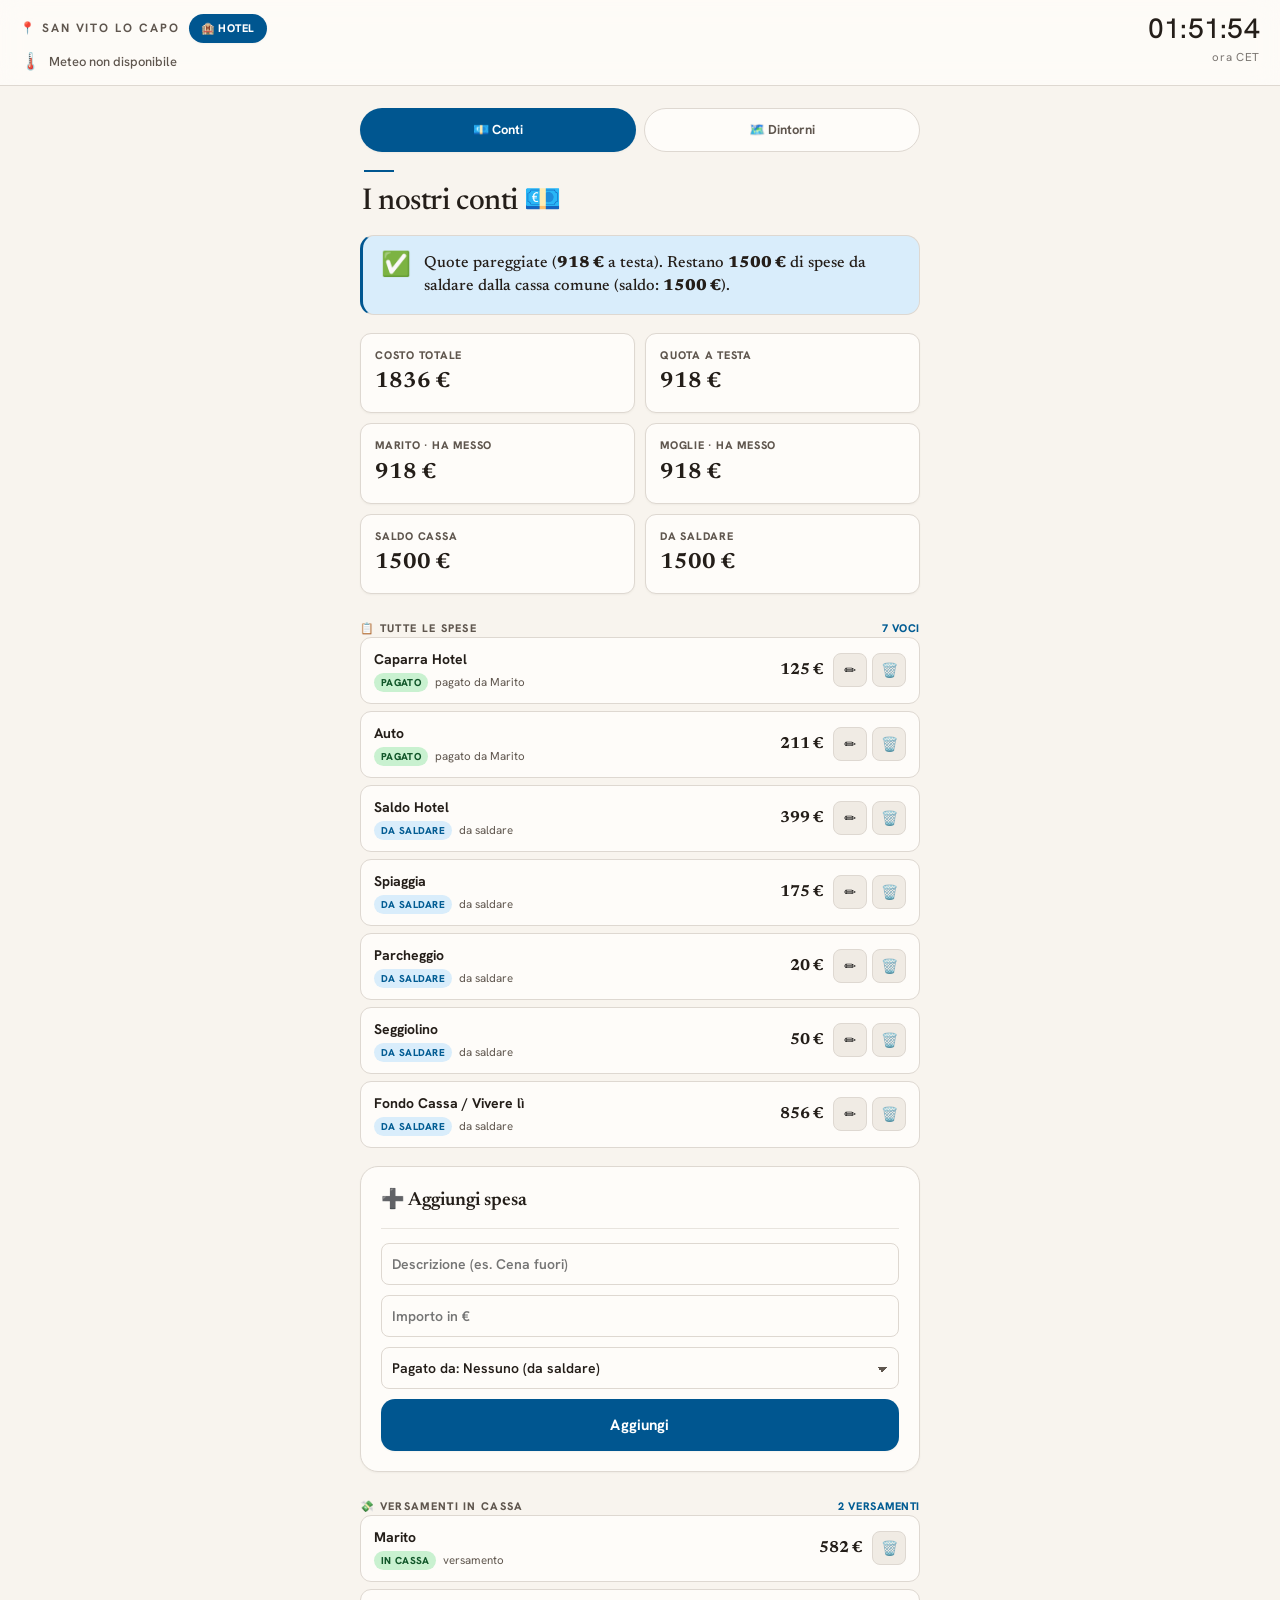
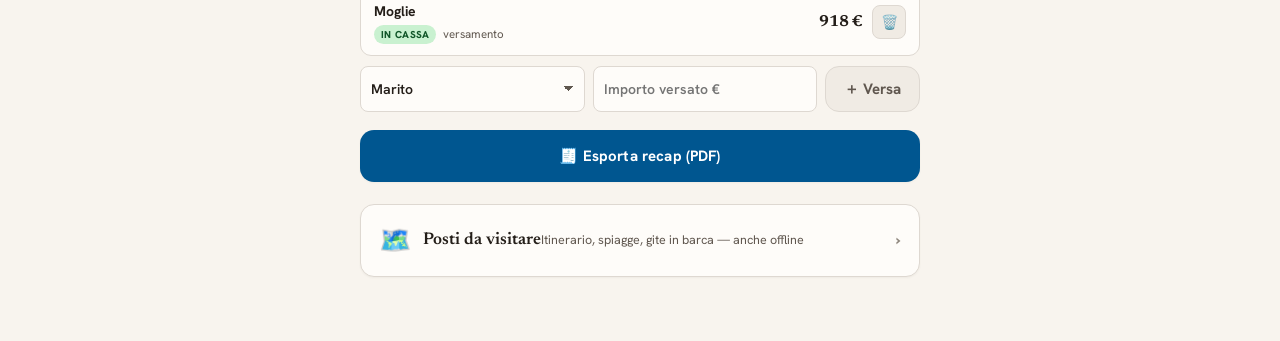
<file: san-vito-26/lei.html>
<!DOCTYPE html>
<html lang="it">
<head>
<meta charset="UTF-8">
<meta name="viewport" content="width=device-width,initial-scale=1,viewport-fit=cover">
<meta name="theme-color" content="#13181f">
<title>San Vito '26 · I nostri conti</title>

<!-- anteprima social (WhatsApp/Telegram) -->
<meta property="og:type" content="website">
<meta property="og:locale" content="it_IT">
<meta property="og:site_name" content="San Vito '26">
<meta property="og:title" content="San Vito Lo Capo — I nostri conti">
<meta property="og:description" content="Spese del viaggio e cassa comune, sempre aggiornati. E i posti da vedere intorno a San Vito.">
<meta property="og:image" content="https://alessandrovizzini1986-a11y.github.io/daycation-bologna/san-vito-26/og.jpg">
<meta property="og:image:width" content="1200">
<meta property="og:image:height" content="630">
<meta property="og:url" content="https://alessandrovizzini1986-a11y.github.io/daycation-bologna/san-vito-26/lei.html">
<meta name="twitter:card" content="summary_large_image">

<link rel="apple-touch-icon" href="icon-180.png">
<link rel="icon" type="image/png" sizes="192x192" href="icon-192.png">
<link rel="manifest" href="manifest.webmanifest">
<meta name="apple-mobile-web-app-capable" content="yes">
<meta name="apple-mobile-web-app-title" content="San Vito '26">

<link rel="preconnect" href="https://fonts.googleapis.com">
<link rel="preconnect" href="https://fonts.gstatic.com" crossorigin>
<link href="https://fonts.googleapis.com/css2?family=Hanken+Grotesk:wght@400;500;600;700;800&family=Newsreader:ital,opsz,wght@0,6..72,400;0,6..72,500;0,6..72,600;1,6..72,400;1,6..72,500&display=swap" rel="stylesheet">

<style>
:root{
  --font-display:'Newsreader', Georgia, 'Times New Roman', serif;
  --font-sans:'Hanken Grotesk', -apple-system, system-ui, sans-serif;
  --r-xs:6px; --r-sm:8px; --r-md:11px; --r-lg:14px; --r-xl:18px; --r-2xl:22px; --r-full:999px;
  --bg:oklch(96.8% 0.009 80); --surface:oklch(99.2% 0.005 85); --surface-2:oklch(94.2% 0.011 78);
  --ink:oklch(24% 0.013 65); --ink-soft:oklch(46% 0.017 66); --ink-faint:oklch(62% 0.016 70);
  --line:oklch(88.5% 0.012 75); --line-soft:oklch(92% 0.009 78);
  --accent:oklch(46% 0.115 245); --accent-fill:oklch(44% 0.12 247); --accent-soft:oklch(93.5% 0.028 240);
  --on-fill:#fff;
  --shadow-sm:0 1px 2px oklch(40% 0.02 65 / .05);
  --shadow-lg:0 2px 6px oklch(40% 0.02 65 / .06), 0 16px 38px oklch(40% 0.04 65 / .10);
  --header-bg:oklch(99.2% 0.005 85 / .84);
}
@media (prefers-color-scheme:dark){ :root{
  --bg:oklch(17.5% 0.008 255); --surface:oklch(21.5% 0.011 253); --surface-2:oklch(26% 0.013 253);
  --ink:oklch(94% 0.008 90); --ink-soft:oklch(73% 0.014 85); --ink-faint:oklch(56% 0.015 88);
  --line:oklch(30.5% 0.013 253); --line-soft:oklch(27% 0.011 253);
  --accent:oklch(74% 0.105 240); --accent-fill:oklch(53% 0.13 244); --accent-soft:oklch(30% 0.045 246);
  --shadow-sm:0 1px 2px oklch(0% 0 0 / .28);
  --shadow-lg:0 2px 6px oklch(0% 0 0 / .34), 0 18px 44px oklch(0% 0 0 / .46);
  --header-bg:oklch(20% 0.01 253 / .82);
}}
*,*::before,*::after{box-sizing:border-box;margin:0;padding:0}
html{-webkit-text-size-adjust:100%;scroll-behavior:smooth;-webkit-tap-highlight-color:transparent}
body{font-family:var(--font-sans);background:var(--bg);color:var(--ink);line-height:1.5;font-variant-numeric:tabular-nums;-webkit-font-smoothing:antialiased;min-height:100vh}
.tiny{font-size:11.5px} .muted{color:var(--ink-soft)}
::selection{background:var(--accent-soft);color:var(--ink)}
@keyframes pop{from{transform:scale(.97);opacity:0}to{transform:scale(1);opacity:1}}

.top{position:sticky;top:0;z-index:50;padding:calc(14px + env(safe-area-inset-top,0)) 20px 14px;background:var(--header-bg);
  backdrop-filter:blur(14px) saturate(1.4);-webkit-backdrop-filter:blur(14px) saturate(1.4);border-bottom:1px solid var(--line);color:var(--ink)}
.top-row{display:flex;align-items:center;justify-content:space-between;gap:12px}
.top-left{display:flex;align-items:center;gap:9px;min-width:0}
.place{font-family:var(--font-sans);font-weight:700;font-size:12px;text-transform:uppercase;letter-spacing:.16em;color:var(--ink-soft);display:flex;align-items:center;gap:6px}
.hotel-btn{display:inline-flex;align-items:center;gap:5px;flex-shrink:0;font-family:var(--font-sans);font-size:11px;font-weight:800;text-transform:uppercase;letter-spacing:.04em;color:var(--on-fill);background:var(--accent-fill);border-radius:var(--r-full);padding:6px 12px;text-decoration:none;box-shadow:var(--shadow-sm);white-space:nowrap}
.hotel-btn:active{transform:scale(.96)}
.clock{font-family:var(--font-sans);font-weight:500;font-size:28px;letter-spacing:.01em;line-height:1;color:var(--ink);font-feature-settings:"tnum" 1}
.wx{display:flex;align-items:center;gap:8px;font-size:13px;font-weight:500;color:var(--ink-soft);margin-top:9px;cursor:pointer}
.wx .wx-emoji{font-size:17px;line-height:1}
.wx b{color:var(--ink);font-weight:700}
.wx .wx-go{color:var(--ink-faint);font-weight:700;font-size:16px;line-height:1;margin-left:-2px}

main{max-width:600px;margin:0 auto;padding:22px 20px 64px}
.subnav{display:flex;gap:8px;margin-bottom:18px}
.subnav a{flex:1;text-align:center;text-decoration:none;font-size:13px;font-weight:700;padding:11px 10px;border-radius:var(--r-full);border:1.5px solid var(--line);background:var(--surface);color:var(--ink-soft)}
.subnav a.on{border-color:transparent;background:var(--accent-fill);color:var(--on-fill);box-shadow:var(--shadow-sm)}
.subnav a:active{transform:scale(.98)}
.sec-title{font-family:var(--font-display);font-weight:500;font-size:clamp(24px,6.5vw,30px);letter-spacing:-.015em;line-height:1.12;margin:0 2px 16px;position:relative;padding-top:16px}
.sec-title::before{content:"";position:absolute;top:0;left:2px;width:30px;height:2px;background:var(--accent-fill)}
.card{background:var(--surface);border:1px solid var(--line);border-radius:var(--r-xl);box-shadow:var(--shadow-sm);padding:20px;margin-bottom:14px}
.card-h{font-family:var(--font-display);font-weight:600;font-size:19px;display:flex;align-items:center;gap:9px;margin-bottom:14px;padding-bottom:13px;border-bottom:1px solid var(--line-soft)}
.car-sub{font-size:11px;font-weight:800;text-transform:uppercase;letter-spacing:.12em;color:var(--ink-soft);display:flex;justify-content:space-between;align-items:center;gap:8px}
.car-sub .cnt{color:var(--accent);letter-spacing:.05em;white-space:nowrap}

/* meteo sheet */
.picksheet{position:fixed;inset:0;z-index:200;background:oklch(20% .03 256 / .5);display:none;align-items:flex-end;justify-content:center}
.picksheet.on{display:flex}
.picksheet-card{background:var(--surface);width:100%;max-width:480px;border-radius:var(--r-xl) var(--r-xl) 0 0;padding:16px 16px calc(16px + env(safe-area-inset-bottom,0));display:flex;flex-direction:column;gap:10px;box-shadow:var(--shadow-lg)}
.picksheet-h{font-weight:800;text-align:center;color:var(--ink-soft);font-size:12px;text-transform:uppercase;letter-spacing:.6px;padding:4px 0 6px}
.picksheet-x{height:48px;border:0;background:none;color:var(--ink-soft);font-weight:700;font-size:15px;cursor:pointer;font-family:inherit}
.wxsheet-card{animation:pop .26s ease}
.wx-verdict{display:flex;align-items:center;gap:12px;background:var(--surface-2);border-radius:var(--r-md);padding:12px 14px}
.wx-verdict .e{font-size:30px;line-height:1}
.wx-verdict .t{font-size:14px;font-weight:600;color:var(--ink);line-height:1.35}
.wx-hours{display:flex;gap:7px;overflow-x:auto;padding:2px 0 6px;-webkit-overflow-scrolling:touch;scrollbar-width:thin}
.wx-hour{flex:0 0 auto;min-width:54px;background:var(--surface-2);border-radius:var(--r-md);padding:9px 7px 8px;text-align:center}
.wx-hour.rain{box-shadow:inset 0 0 0 1.5px var(--accent)}
.wx-hour.wind{box-shadow:inset 0 0 0 1.5px oklch(72% .15 70)}
.wx-hour .h{font-size:11px;font-weight:800;color:var(--ink-soft)}
.wx-hour .em{font-size:20px;line-height:1;margin:5px 0 3px}
.wx-hour .t{font-weight:800;font-size:15px;color:var(--ink)}
.wx-hour .p{font-size:10.5px;font-weight:700;color:var(--accent);margin-top:3px;min-height:13px}
.wx-hour .w{font-size:10px;color:var(--ink-faint);margin-top:1px}
.wx-hour .w.strong{color:var(--ink);font-weight:800}
.wx-sep{flex:0 0 auto;display:flex;flex-direction:column;align-items:center;justify-content:center;min-width:32px;color:var(--ink-faint);font-size:10px;font-weight:800;text-transform:uppercase;letter-spacing:.4px;line-height:1.3;border-left:1.5px dashed var(--line);padding-left:7px}
.wx-foot{display:flex;justify-content:space-between;gap:6px;flex-wrap:wrap;font-size:12px;color:var(--ink-soft);border-top:1px solid var(--line);padding-top:11px;margin-top:2px}
.wx-foot b{color:var(--ink);font-weight:700}

/* spese & split */
.fin-balance{background:var(--accent-soft);border:1px solid var(--line);border-left:3px solid var(--accent-fill);border-radius:var(--r-lg);padding:16px 18px;margin-bottom:18px;display:flex;gap:13px;align-items:flex-start}
.fin-balance .fb-ico{font-size:24px;line-height:1;flex-shrink:0}
.fin-balance .fb-txt{font-family:var(--font-display);font-size:16px;line-height:1.42;color:var(--ink);font-weight:500}
.fin-balance .fb-txt b{font-weight:800}
.fin-grid{display:grid;grid-template-columns:1fr 1fr;gap:10px;margin-bottom:8px}
.fin-cell{background:var(--surface);border:1px solid var(--line);border-radius:var(--r-md);padding:13px 14px;box-shadow:var(--shadow-sm)}
.fin-cell .k{font-size:11px;font-weight:800;text-transform:uppercase;letter-spacing:.07em;color:var(--ink-soft)}
.fin-cell .val{font-family:var(--font-display);font-weight:700;font-size:22px;color:var(--ink);margin-top:3px}
.fin-table{display:flex;flex-direction:column;gap:7px}
.fin-row{display:grid;grid-template-columns:1fr auto auto;gap:10px;align-items:center;background:var(--surface);border:1px solid var(--line);border-radius:var(--r-md);padding:11px 13px}
.fin-row .desc{font-weight:700;font-size:14px;color:var(--ink)}
.fin-row .meta{font-size:11.5px;color:var(--ink-soft);margin-top:3px;display:flex;align-items:center;gap:7px;flex-wrap:wrap}
.fin-pill{font-size:10px;font-weight:800;text-transform:uppercase;letter-spacing:.03em;padding:2px 7px;border-radius:var(--r-full)}
.fin-pill.paid{background:oklch(92% .06 150);color:oklch(40% .1 150)}
.fin-pill.due{background:var(--accent-soft);color:var(--accent)}
.fin-pill.cassa{background:oklch(92% .07 300);color:oklch(42% .12 300)}
.fin-row .amt{font-family:var(--font-display);font-weight:700;font-size:16px;color:var(--ink);white-space:nowrap}
.fin-acts{display:flex;gap:5px}
.fin-ico{width:34px;height:34px;border:1px solid var(--line);background:var(--surface-2);border-radius:var(--r-sm);cursor:pointer;font-size:14px;display:flex;align-items:center;justify-content:center;font-family:inherit}
.fin-ico:active{transform:scale(.94)}
.fin-form{display:flex;flex-direction:column;gap:10px}
.fin-form-actions{display:flex;gap:8px}
.fin-form-actions .btn-verify{flex:1;width:auto}
.fin-cancel{height:52px;padding:0 18px;border:1px solid var(--line);background:var(--surface-2);color:var(--ink-soft);border-radius:var(--r-lg);font-weight:700;font-size:15px;cursor:pointer;font-family:inherit}
.fin-cancel:active{transform:scale(.98)}
.fin-vadd{display:grid;grid-template-columns:1fr 1fr auto;gap:8px;margin-top:10px}
.fin-vadd .meta-in{min-height:46px}
.fin-vadd #finVAdd{height:46px;white-space:nowrap}
.gallery-empty{font-size:13px;color:var(--ink-faint);text-align:center;padding:18px 12px;border:1px dashed var(--line);border-radius:var(--r-md)}
.meta-in{font-family:var(--font-sans);font-size:14px;font-weight:600;color:var(--ink);background:var(--surface);border:1px solid var(--line);border-radius:var(--r-sm);padding:9px 10px;min-height:42px;width:100%}
.meta-in:focus{outline:2px solid var(--accent-fill);outline-offset:1px;border-color:transparent}
select.meta-in{appearance:none;-webkit-appearance:none;background-image:linear-gradient(45deg,transparent 50%,var(--ink-soft) 50%),linear-gradient(135deg,var(--ink-soft) 50%,transparent 50%);background-position:calc(100% - 16px) 19px,calc(100% - 11px) 19px;background-size:5px 5px;background-repeat:no-repeat;padding-right:30px}
.btn-verify{width:100%;min-height:52px;display:flex;align-items:center;justify-content:center;gap:9px;cursor:pointer;font-family:var(--font-sans);font-size:15px;font-weight:700;letter-spacing:.01em;color:var(--on-fill);background:var(--accent-fill);border:0;border-radius:var(--r-lg);box-shadow:var(--shadow-sm);transition:transform .15s ease,opacity .2s}
.btn-verify:active{transform:scale(.99)}
.dintorni-link{display:flex;align-items:center;gap:12px;text-decoration:none;background:var(--surface);border:1px solid var(--line);border-radius:var(--r-lg);padding:16px 18px;margin-top:22px;box-shadow:var(--shadow-sm)}
.dintorni-link:active{transform:scale(.99)}
.dintorni-link .di{font-size:26px}
.dintorni-link .dt{font-family:var(--font-display);font-weight:600;font-size:17px;color:var(--ink)}
.dintorni-link .ds{font-size:12.5px;color:var(--ink-soft);margin-top:2px}
.dintorni-link .da{margin-left:auto;color:var(--ink-faint);font-weight:700}

/* recap stampabile (PDF) */
#finPrint{display:none}
@media print{
  @page{margin:14mm}
  html,body{background:#fff;height:auto}
  body>*{display:none !important}
  body>#finPrint{display:block !important}
}
#finPrint{font-family:var(--font-sans);color:#111;background:#fff}
#finPrint .pr-wrap{max-width:680px;margin:0 auto}
#finPrint .pr-kicker{font-size:11px;letter-spacing:.3em;text-transform:uppercase;color:#9a9a9a;font-weight:700}
#finPrint .pr-title{font-family:var(--font-display);font-size:44px;font-weight:600;letter-spacing:-.02em;margin-top:6px;line-height:1}
#finPrint .pr-sub{color:#8a8a8a;font-size:14px;margin-top:8px;letter-spacing:.02em}
#finPrint .pr-hero{margin:44px 0;padding:34px 0;border-top:1px solid #e8e8e8;border-bottom:1px solid #e8e8e8;text-align:center}
#finPrint .pr-hero-num{font-family:var(--font-display);font-size:62px;font-weight:600;letter-spacing:-.03em;line-height:1}
#finPrint .pr-hero-lbl{color:#8a8a8a;font-size:13px;letter-spacing:.04em;margin-top:13px}
#finPrint .pr-statement{font-family:var(--font-display);font-size:21px;line-height:1.5;font-weight:500;margin:0 0 42px}
#finPrint table.pr-table{width:100%;border-collapse:collapse;font-size:14px}
#finPrint .pr-table th{text-align:left;font-size:10px;letter-spacing:.16em;text-transform:uppercase;color:#aaa;font-weight:700;padding:0 0 11px;border-bottom:1px solid #e8e8e8}
#finPrint .pr-table th.r,#finPrint .pr-table td.r{text-align:right}
#finPrint .pr-table td{padding:13px 0;border-bottom:1px solid #f1f1f1}
#finPrint .pr-table td.desc{font-weight:600}
#finPrint .pr-table td.amt{font-family:var(--font-display);font-weight:600;white-space:nowrap}
#finPrint .pr-state{font-size:11px;color:#9a9a9a}
#finPrint .pr-table tfoot td{border-bottom:0;border-top:2px solid #111;padding-top:15px;font-family:var(--font-display);font-weight:700;font-size:17px}
#finPrint .pr-grid{display:flex;margin-top:40px}
#finPrint .pr-stat{flex:1;text-align:center;padding:0 8px;border-left:1px solid #eee}
#finPrint .pr-stat:first-child{border-left:0}
#finPrint .pr-stat .v{font-family:var(--font-display);font-size:23px;font-weight:600}
#finPrint .pr-stat .l{font-size:10px;letter-spacing:.08em;text-transform:uppercase;color:#aaa;margin-top:7px}
#finPrint .pr-foot{margin-top:50px;padding-top:16px;border-top:1px solid #eee;font-size:11px;color:#b8b8b8;letter-spacing:.05em}
</style>
</head>
<body>

<header class="top">
  <div class="top-row">
    <div class="top-left">
      <div class="place">📍 San Vito Lo Capo</div>
      <a class="hotel-btn" href="https://www.google.com/maps/dir/?api=1&amp;destination=Il%20Giardino%20del%20Sol%2C%20Via%20N.%20Maniaci%207%2C%2091030%20San%20Vito%20Lo%20Capo%20TP&amp;travelmode=driving" target="_blank" rel="noopener" aria-label="Naviga verso l'hotel">🏨 Hotel</a>
    </div>
    <div class="clock" id="clock">--:--:--</div>
  </div>
  <div class="top-row">
    <div class="wx" id="wx"><span class="wx-emoji">🌡️</span><span>Meteo in caricamento…</span></div>
    <div class="tiny" style="opacity:.6;letter-spacing:.06em">ora CET</div>
  </div>
</header>

<main>
  <nav class="subnav">
    <a class="on" href="./lei.html">💶 Conti</a>
    <a href="./dintorni.html">🗺️ Dintorni</a>
  </nav>

  <section id="speseSection">
    <div class="sec-title">I nostri conti 💶</div>

    <div class="fin-balance" id="finBalance"></div>
    <div class="fin-grid" id="finSummary"></div>

    <div class="car-sub" style="margin-top:26px"><span>📋 Tutte le spese</span><span class="cnt" id="finCount">0 voci</span></div>
    <div class="fin-table" id="finTable"></div>

    <div class="card" style="margin-top:18px">
      <div class="card-h" id="finFormTitle">➕ Aggiungi spesa</div>
      <div class="fin-form">
        <input class="meta-in" id="finDesc" type="text" placeholder="Descrizione (es. Cena fuori)" autocomplete="off">
        <input class="meta-in" id="finAmt" type="number" inputmode="decimal" min="0" step="0.01" placeholder="Importo in €">
        <select class="meta-in" id="finBy">
          <option value="Nessuno">Pagato da: Nessuno (da saldare)</option>
          <option value="Cassa">Pagato da: Cassa comune</option>
          <option value="Marito">Pagato da: Marito</option>
          <option value="Moglie">Pagato da: Moglie</option>
        </select>
        <div class="fin-form-actions">
          <button class="btn-verify" id="finSave" type="button">Aggiungi</button>
          <button class="fin-cancel" id="finCancel" type="button" style="display:none">Annulla</button>
        </div>
      </div>
    </div>

    <div class="car-sub" style="margin-top:26px"><span>💸 Versamenti in cassa</span><span class="cnt" id="finVersCount">0</span></div>
    <div class="fin-table" id="finVersTable"></div>
    <div class="fin-vadd">
      <select class="meta-in" id="finVBy">
        <option value="Marito">Marito</option>
        <option value="Moglie">Moglie</option>
      </select>
      <input class="meta-in" id="finVAmt" type="number" inputmode="decimal" min="0" step="0.01" placeholder="Importo versato €">
      <button class="fin-cancel" id="finVAdd" type="button">＋ Versa</button>
    </div>

    <button class="btn-verify" id="finExport" type="button" style="margin-top:18px">🧾 Esporta recap (PDF)</button>

    <a class="dintorni-link" href="./dintorni.html">
      <span class="di">🗺️</span>
      <span><span class="dt">Posti da visitare</span><span class="ds">Itinerario, spiagge, gite in barca — anche offline</span></span>
      <span class="da">›</span>
    </a>
  </section>
</main>

<!-- meteo · giornata -->
<div class="picksheet" id="wxSheet">
  <div class="picksheet-card wxsheet-card">
    <div id="wxSheetBody"></div>
    <button class="picksheet-x" type="button" id="wxSheetX">Chiudi</button>
  </div>
</div>

<!-- recap stampabile (PDF) -->
<div id="finPrint"></div>

<script>
/* orologio Europe/Rome */
const RP=new Intl.DateTimeFormat('en-CA',{timeZone:'Europe/Rome',year:'numeric',month:'2-digit',day:'2-digit',hour:'2-digit',minute:'2-digit',second:'2-digit',hourCycle:'h23'});
function romeParts(d){ const p={}; for(const x of RP.formatToParts(d)) if(x.type!=='literal') p[x.type]=x.value;
  return {ymd:`${p.year}-${p.month}-${p.day}`, h:+p.hour, clock:`${p.hour}:${p.minute}:${p.second}`}; }
function tick(){ document.getElementById('clock').textContent=romeParts(new Date()).clock; }

/* meteo · Open-Meteo */
function wmo(c){ if(c===0)return'☀️'; if(c===1||c===2)return'🌤️'; if(c===3)return'☁️';
  if(c===45||c===48)return'🌫️'; if(c>=51&&c<=67)return'🌧️'; if(c>=71&&c<=77)return'❄️';
  if(c>=80&&c<=82)return'🌦️'; if(c===95||c===96||c===99)return'⛈️'; return'🌡️'; }
let WX=null;
async function weather(){
  const url='https://api.open-meteo.com/v1/forecast?latitude=38.1747&longitude=12.7358'+
    '&current=temperature_2m,weathercode,windspeed_10m'+
    '&hourly=temperature_2m,weathercode,precipitation_probability,precipitation,windspeed_10m,windgusts_10m'+
    '&daily=temperature_2m_max,temperature_2m_min,precipitation_probability_max,sunrise,sunset,uv_index_max'+
    '&timezone=Europe%2FRome';
  try{
    const r=await fetch(url); const j=await r.json(); WX=j; const c=j.current;
    document.getElementById('wx').innerHTML=
      `<span class="wx-emoji">${wmo(c.weathercode)}</span>`+
      `<span><b>${Math.round(c.temperature_2m)}°C</b> · 💨 ${Math.round(c.windspeed_10m)} km/h</span>`+
      `<span class="wx-go" aria-hidden="true">›</span>`;
  }catch(e){ WX=null; document.getElementById('wx').innerHTML='<span class="wx-emoji">🌡️</span><span>Meteo non disponibile</span>'; }
}
function openWxSheet(){
  if(!WX||!WX.hourly||!WX.daily) return;
  const now=new Date(), rp=romeParts(now), ymd=rp.ymd, nowH=rp.h, H=WX.hourly;
  const hourOf=i=>+H.time[i].slice(11,13);
  let today=[];
  for(let i=0;i<H.time.length;i++) if(H.time[i].slice(0,10)===ymd && hourOf(i)>=nowH) today.push(i);
  if(!today.length) for(let i=0;i<H.time.length;i++) if(H.time[i].slice(0,10)===ymd) today.push(i);
  const startKey=ymd+'T'+String(nowH).padStart(2,'0');
  let strip=[];
  for(let i=0;i<H.time.length && strip.length<24;i++) if(H.time[i].slice(0,13)>=startKey) strip.push(i);
  if(!strip.length) strip=today;
  if(!strip.length) return;
  let prevDay=H.time[strip[0]].slice(0,10);
  const hoursHtml=strip.map(i=>{
    const ds=H.time[i].slice(0,10); let sep='';
    if(ds!==prevDay){ const lbl=new Intl.DateTimeFormat('it-IT',{weekday:'short',timeZone:'Europe/Rome'}).format(new Date(ds+'T12:00:00'));
      sep=`<div class="wx-sep">${lbl}<br>${ds.slice(8,10)}</div>`; prevDay=ds; }
    const prob=H.precipitation_probability[i]??0, mm=H.precipitation[i]??0;
    const gust=Math.round(H.windgusts_10m[i]??0), wind=Math.round(H.windspeed_10m[i]??0);
    const rainy=prob>=40||mm>=0.3, windy=gust>=40;
    const cls='wx-hour'+(rainy?' rain':windy?' wind':'');
    const ptxt=prob>=15?('💧'+prob+'%'):''; const wtxt=windy?('💨'+gust):('💨'+wind);
    return sep+`<div class="${cls}"><div class="h">${hourOf(i)}</div><div class="em">${wmo(H.weathercode[i])}</div>`+
           `<div class="t">${Math.round(H.temperature_2m[i])}°</div><div class="p">${ptxt}</div>`+
           `<div class="w${windy?' strong':''}">${wtxt}</div></div>`;
  }).join('');
  let rainHour=null;
  for(const i of today){ if((H.precipitation_probability[i]??0)>=50||(H.precipitation[i]??0)>=0.5){ rainHour=hourOf(i); break; } }
  const gustMax=today.length?Math.round(Math.max(...today.map(i=>H.windgusts_10m[i]??0))):0;
  const D=WX.daily;
  const tmax=Math.round(D.temperature_2m_max[0]), tmin=Math.round(D.temperature_2m_min[0]);
  const rmax=D.precipitation_probability_max[0]??0, uv=Math.round(D.uv_index_max[0]??0);
  const sr=D.sunrise[0].slice(11,16), ss=D.sunset[0].slice(11,16);
  let ve,vt, warn=[];
  if(rainHour!==null) warn.push(`pioggia probabile verso le ${rainHour}:00`);
  if(gustMax>=40) warn.push(`raffiche fino a ${gustMax} km/h`);
  if(warn.length){ ve=rainHour!==null?'🌧️':'💨'; vt='Attenzione: '+warn.join(' · ')+'.'; }
  else if(tmax>=31){ve='🔆';vt='Caldo pieno e stabile — ombrellone e crema solare.';}
  else if(tmax>=25){ve='😎';vt='Bella giornata stabile da spiaggia.';}
  else{ve='🌤️';vt='Giornata mite e stabile.';}
  const dlbl=new Intl.DateTimeFormat('it-IT',{weekday:'long',day:'numeric',month:'long',timeZone:'Europe/Rome'}).format(now);
  document.getElementById('wxSheetBody').innerHTML=
    `<div class="picksheet-h">📍 San Vito · ${dlbl}</div>`+
    `<div class="wx-verdict"><span class="e">${ve}</span><span class="t">${vt}</span></div>`+
    `<div class="wx-hours">${hoursHtml}</div>`+
    `<div class="wx-foot"><span>🌡️ <b>${tmin}°–${tmax}°</b></span><span>💧 max <b>${rmax}%</b></span>`+
    `<span>💨 raff. <b>${gustMax}</b></span><span>☀️ UV <b>${uv}</b></span>`+
    `<span>🌅 <b>${sr}</b></span><span>🌇 <b>${ss}</b></span></div>`;
  document.getElementById('wxSheet').classList.add('on');
}
function closeWxSheet(){ document.getElementById('wxSheet').classList.remove('on'); }

/* ════════ Spese & split 50/50 (dati condivisi con il diario via localStorage) ════════ */
const FIN_LS='svito26_spese';
const FIN_SPLIT=['Marito','Moglie'];
const FIN_SEED=[
  {desc:'Caparra Hotel',amt:125,by:'Marito'},{desc:'Auto',amt:211,by:'Marito'},
  {desc:'Saldo Hotel',amt:399,by:'Nessuno'},{desc:'Spiaggia',amt:175,by:'Nessuno'},
  {desc:'Parcheggio',amt:20,by:'Nessuno'},{desc:'Seggiolino',amt:50,by:'Nessuno'},
  {desc:'Fondo Cassa / Vivere lì',amt:856,by:'Nessuno'},
];
const FIN_VLS='svito26_versamenti2';
const FIN_VSEED=[{by:'Marito',amt:582},{by:'Moglie',amt:918}];
let finExp=finLoad(), finVers=finVLoad(), finEdit=null;
function finLoad(){ try{const s=localStorage.getItem(FIN_LS); if(s){const a=JSON.parse(s); if(Array.isArray(a)) return a;}}catch(e){} return FIN_SEED.map(x=>({...x})); }
function finStore(){ try{localStorage.setItem(FIN_LS,JSON.stringify(finExp));}catch(e){} }
function finVLoad(){ try{const s=localStorage.getItem(FIN_VLS); if(s){const a=JSON.parse(s); if(Array.isArray(a)) return a;}}catch(e){} return FIN_VSEED.map(x=>({...x})); }
function finVStore(){ try{localStorage.setItem(FIN_VLS,JSON.stringify(finVers));}catch(e){} }
const eur=n=>{ n=Math.round(n*100)/100; return (Number.isInteger(n)?String(n):n.toFixed(2).replace('.',','))+' €'; };
const finArt=n=> n==='Moglie'?'La':'Il';
const finEsc=s=> String(s).replace(/[&<>"]/g,m=>({'&':'&amp;','<':'&lt;','>':'&gt;','"':'&quot;'}[m]));
function finCompute(){
  let total=0, daSaldare=0, cassaSpent=0; const ant={}, versato={}, contrib={}; FIN_SPLIT.forEach(p=>{ant[p]=0;versato[p]=0;});
  for(const e of finExp){ const a=+e.amt||0; total+=a;
    if(e.by==='Nessuno') daSaldare+=a; else if(e.by==='Cassa') cassaSpent+=a; else if(ant[e.by]!=null) ant[e.by]+=a; }
  for(const v of finVers){ const a=+v.amt||0; if(versato[v.by]!=null) versato[v.by]+=a; }
  let cassaIn=0; FIN_SPLIT.forEach(p=>{ contrib[p]=ant[p]+versato[p]; cassaIn+=versato[p]; });
  return {total, quota:total/2, ant, versato, contrib, cassaIn, cassaSpent, cassa:cassaIn-cassaSpent, daSaldare};
}
function finBalance(c){
  if(c.total<=0) return {ico:'💶', html:'Aggiungi una spesa per vedere il bilancio.'};
  const owe={}; FIN_SPLIT.forEach(p=>owe[p]=c.quota-(c.contrib[p]||0));
  const debtors=FIN_SPLIT.filter(p=>owe[p]>0.5);
  if(debtors.length){
    const parts=debtors.map(p=>`${finArt(p)} <b>${p}</b> deve ancora versare <b>${eur(owe[p])}</b>`);
    let html=`Per pareggiare le quote (<b>${eur(c.quota)}</b> a testa): ${parts.join(' e ')} nella cassa comune.`;
    if(c.daSaldare>0.5) html+=' Poi le spese si saldano dalla cassa.';
    return {ico:'⚖️', html};
  }
  if(c.daSaldare>0.5){
    return {ico:'✅', html:`Quote pareggiate (<b>${eur(c.quota)}</b> a testa). Restano <b>${eur(c.daSaldare)}</b> di spese da saldare dalla cassa comune (saldo: <b>${eur(c.cassa)}</b>).`};
  }
  const tail = c.cassa>0.5 ? ` Avanzano <b>${eur(c.cassa)}</b> in cassa.` : (c.cassa<-0.5 ? ` Cassa in rosso di <b>${eur(-c.cassa)}</b>.` : ' Cassa a zero.');
  return {ico:'✅', html:`Tutto saldato, quote pari.`+tail};
}
function renderFinance(){
  const c=finCompute(), b=finBalance(c);
  document.getElementById('finBalance').innerHTML=`<span class="fb-ico">${b.ico}</span><span class="fb-txt">${b.html}</span>`;
  document.getElementById('finSummary').innerHTML=
    `<div class="fin-cell"><div class="k">Costo totale</div><div class="val">${eur(c.total)}</div></div>`+
    `<div class="fin-cell"><div class="k">Quota a testa</div><div class="val">${eur(c.quota)}</div></div>`+
    `<div class="fin-cell"><div class="k">Marito · ha messo</div><div class="val">${eur(c.contrib.Marito||0)}</div></div>`+
    `<div class="fin-cell"><div class="k">Moglie · ha messo</div><div class="val">${eur(c.contrib.Moglie||0)}</div></div>`+
    `<div class="fin-cell"><div class="k">Saldo cassa</div><div class="val">${eur(c.cassa)}</div></div>`+
    `<div class="fin-cell"><div class="k">Da saldare</div><div class="val">${eur(c.daSaldare)}</div></div>`;
  renderVers();
  document.getElementById('finCount').textContent=finExp.length+(finExp.length===1?' voce':' voci');
  document.getElementById('finTable').innerHTML=finExp.map((e,i)=>{
    const due=e.by==='Nessuno', cassa=e.by==='Cassa';
    const pillCls=due?'due':cassa?'cassa':'paid', pillTxt=due?'Da saldare':cassa?'Cassa':'Pagato';
    const metaTxt=due?'da saldare':cassa?'pagato dalla cassa comune':'pagato da '+e.by;
    return `<div class="fin-row"><div><div class="desc">${finEsc(e.desc)}</div>`+
      `<div class="meta"><span class="fin-pill ${pillCls}">${pillTxt}</span><span>${metaTxt}</span></div></div>`+
      `<div class="amt">${eur(+e.amt||0)}</div>`+
      `<div class="fin-acts"><button class="fin-ico" data-edit="${i}" title="Modifica">✏️</button>`+
      `<button class="fin-ico" data-del="${i}" title="Rimuovi">🗑️</button></div></div>`;
  }).join('') || '<div class="gallery-empty">Nessuna spesa registrata.</div>';
}
function renderVers(){
  document.getElementById('finVersCount').textContent=finVers.length===1?'1 versamento':finVers.length+' versamenti';
  document.getElementById('finVersTable').innerHTML=finVers.map((v,i)=>
    `<div class="fin-row"><div><div class="desc">${finEsc(v.by)}</div>`+
    `<div class="meta"><span class="fin-pill paid">In cassa</span><span>versamento</span></div></div>`+
    `<div class="amt">${eur(+v.amt||0)}</div>`+
    `<div class="fin-acts"><button class="fin-ico" data-vdel="${i}" title="Rimuovi">🗑️</button></div></div>`
  ).join('') || '<div class="gallery-empty">Nessun versamento.</div>';
}
function finResetForm(){
  finEdit=null;
  document.getElementById('finDesc').value=''; document.getElementById('finAmt').value=''; document.getElementById('finBy').value='Nessuno';
  document.getElementById('finFormTitle').textContent='➕ Aggiungi spesa';
  document.getElementById('finSave').textContent='Aggiungi';
  document.getElementById('finCancel').style.display='none';
}
function finSubmit(){
  const desc=document.getElementById('finDesc').value.trim();
  const amt=parseFloat(document.getElementById('finAmt').value.replace(',','.'));
  const by=document.getElementById('finBy').value;
  if(!desc){ document.getElementById('finDesc').focus(); return; }
  if(!(amt>0)){ document.getElementById('finAmt').focus(); return; }
  const row={desc,amt,by};
  if(finEdit!==null) finExp[finEdit]=row; else finExp.push(row);
  finStore(); renderFinance(); finResetForm();
}
function finStartEdit(i){
  finEdit=i; const e=finExp[i];
  document.getElementById('finDesc').value=e.desc; document.getElementById('finAmt').value=e.amt; document.getElementById('finBy').value=e.by;
  document.getElementById('finFormTitle').textContent='✏️ Modifica spesa';
  document.getElementById('finSave').textContent='Salva modifica';
  document.getElementById('finCancel').style.display='';
  document.getElementById('finFormTitle').scrollIntoView({behavior:'smooth',block:'center'});
}
function finDelete(i){ finExp.splice(i,1); if(finEdit===i) finResetForm(); else if(finEdit>i) finEdit--; finStore(); renderFinance(); }
function finExportPDF(){
  const c=finCompute(), b=finBalance(c);
  const f=n=>new Intl.NumberFormat('it-IT',{maximumFractionDigits:2}).format(Math.round(n*100)/100)+' €';
  const rows=finExp.map(e=>
    `<tr><td class="desc">${finEsc(e.desc)}</td>`+
    `<td class="pr-state">${e.by==='Nessuno'?'Da saldare':e.by==='Cassa'?'Cassa comune':'Pagato · '+e.by}</td>`+
    `<td class="amt r">${f(+e.amt||0)}</td></tr>`).join('');
  const dateStr=new Intl.DateTimeFormat('it-IT',{day:'numeric',month:'long',year:'numeric',timeZone:'Europe/Rome'}).format(new Date());
  document.getElementById('finPrint').innerHTML=
    `<div class="pr-wrap">`+
      `<div class="pr-kicker">Riepilogo spese</div><div class="pr-title">San Vito Lo Capo</div>`+
      `<div class="pr-sub">14 – 18 giugno 2026</div>`+
      `<div class="pr-hero"><div class="pr-hero-num">${f(c.total)}</div><div class="pr-hero-lbl">spesa totale · ${f(c.quota)} a testa</div></div>`+
      `<div class="pr-statement">${b.html}</div>`+
      `<table class="pr-table"><thead><tr><th>Voce</th><th>Stato</th><th class="r">Importo</th></tr></thead>`+
      `<tbody>${rows}</tbody>`+
      `<tfoot><tr><td>Totale</td><td></td><td class="r">${f(c.total)}</td></tr></tfoot></table>`+
      `<div class="pr-grid">`+
        `<div class="pr-stat"><div class="v">${f(c.contrib.Marito)}</div><div class="l">Marito · messo</div></div>`+
        `<div class="pr-stat"><div class="v">${f(c.contrib.Moglie)}</div><div class="l">Moglie · messo</div></div>`+
        `<div class="pr-stat"><div class="v">${f(c.cassa)}</div><div class="l">In cassa</div></div>`+
        `<div class="pr-stat"><div class="v">${f(c.daSaldare)}</div><div class="l">Da saldare</div></div>`+
      `</div>`+
      `<div class="pr-foot">Generato il ${dateStr} · San Vito '26</div>`+
    `</div>`;
  window.print();
}
renderFinance(); finResetForm();
document.getElementById('finSave').addEventListener('click',finSubmit);
document.getElementById('finCancel').addEventListener('click',finResetForm);
document.getElementById('finExport').addEventListener('click',finExportPDF);
document.getElementById('finTable').addEventListener('click',e=>{
  const ed=e.target.closest('[data-edit]'), de=e.target.closest('[data-del]');
  if(ed) finStartEdit(+ed.dataset.edit); else if(de) finDelete(+de.dataset.del);
});
document.getElementById('finVAdd').addEventListener('click',()=>{
  const by=document.getElementById('finVBy').value;
  const amt=parseFloat(document.getElementById('finVAmt').value.replace(',','.'));
  if(!(amt>0)){ document.getElementById('finVAmt').focus(); return; }
  finVers.push({by,amt}); finVStore(); document.getElementById('finVAmt').value=''; renderFinance();
});
document.getElementById('finVersTable').addEventListener('click',e=>{
  const d=e.target.closest('[data-vdel]'); if(d){ finVers.splice(+d.dataset.vdel,1); finVStore(); renderFinance(); }
});

/* init */
tick(); setInterval(tick,1000);
weather(); setInterval(weather,600000);
document.getElementById('wx').addEventListener('click',openWxSheet);
document.getElementById('wxSheetX').addEventListener('click',closeWxSheet);
document.getElementById('wxSheet').addEventListener('click',e=>{ if(e.target.id==='wxSheet') closeWxSheet(); });
/* re-sync conti quando si rientra (modifiche fatte sull'altra pagina) */
window.addEventListener('pageshow',()=>{ finExp=finLoad(); finVers=finVLoad(); renderFinance(); });
document.addEventListener('visibilitychange',()=>{ if(!document.hidden){ finExp=finLoad(); finVers=finVLoad(); renderFinance(); } });
/* offline */
if('serviceWorker' in navigator){ window.addEventListener('load',()=>navigator.serviceWorker.register('./sw.js').catch(()=>{})); }
</script>
</body>
</html>
</file>
<file: pronostici/style.css>
/* ============================================================
   Pronostici — value betting tool
   Tema scuro "verde tavolo + oro", mobile-first.
   ============================================================ */

:root {
  --bg:        #0c1116;
  --bg-soft:   #131b22;
  --card:      #18222b;
  --card-2:    #1f2c37;
  --line:      #27343f;
  --text:      #e7eef4;
  --muted:     #8aa0b1;
  --green:     #1fb877;
  --green-d:   #128a58;
  --gold:      #e9b949;
  --red:       #e25767;
  --blue:      #4aa3ff;
  --shadow:    0 6px 24px rgba(0,0,0,.35);
  --radius:    16px;
  font-size: 16px;
}

* { box-sizing: border-box; }

html, body {
  margin: 0;
  padding: 0;
  background: var(--bg);
  color: var(--text);
  font-family: -apple-system, BlinkMacSystemFont, "Segoe UI", Roboto, Helvetica, Arial, sans-serif;
  -webkit-font-smoothing: antialiased;
}

body { padding-bottom: 80px; } /* spazio per la tab bar mobile */

a { color: var(--blue); text-decoration: none; }

/* ---------- Product switcher (collega le app del progetto) ---------- */
.prod-switch {
  display: flex; flex-wrap: wrap; gap: 8px;
  padding: 10px 16px 0;
}
.prod-switch a {
  flex: 1 1 130px; height: 40px;
  display: flex; align-items: center; justify-content: center; gap: 6px;
  border: 1px solid var(--line); border-radius: 10px;
  font-size: 13px; font-weight: 700; text-decoration: none;
  background: var(--card); color: var(--muted);
}
.prod-switch a:hover { border-color: var(--blue); color: var(--text); }
.prod-switch a.on { background: #fff; color: #0c1116; border-color: #fff; }

/* ---------- Header ---------- */
header.app-header {
  position: sticky;
  top: 0;
  z-index: 20;
  background: linear-gradient(180deg, #0e151c 0%, #0c1116 100%);
  border-bottom: 1px solid var(--line);
  padding: 14px 16px;
  display: flex;
  align-items: center;
  gap: 12px;
}
header.app-header .logo {
  width: 34px; height: 34px; flex: 0 0 34px;
}
header.app-header h1 {
  font-size: 1.05rem;
  margin: 0;
  letter-spacing: .3px;
}
header.app-header h1 small {
  display: block;
  font-size: .68rem;
  font-weight: 400;
  color: var(--muted);
  letter-spacing: .2px;
}
header.app-header .bankroll-chip {
  margin-left: auto;
  text-align: right;
  font-size: .72rem;
  color: var(--muted);
}
header.app-header .bankroll-chip b {
  display: block;
  font-size: 1.05rem;
  color: var(--gold);
}

/* ---------- Layout ---------- */
main {
  max-width: 760px;
  margin: 0 auto;
  padding: 16px;
}
.view { display: none; animation: fade .2s ease; }
.view.active { display: block; }
@keyframes fade { from { opacity: 0; transform: translateY(4px); } to { opacity: 1; transform: none; } }

h2.section-title {
  font-size: 1.15rem;
  margin: 4px 0 14px;
}
p.hint { color: var(--muted); font-size: .85rem; line-height: 1.45; margin: 0 0 14px; }

/* ---------- Cards ---------- */
.card {
  background: var(--card);
  border: 1px solid var(--line);
  border-radius: var(--radius);
  padding: 16px;
  margin-bottom: 14px;
  box-shadow: var(--shadow);
}
.card h3 { margin: 0 0 10px; font-size: .95rem; }

/* ---------- Stat grid ---------- */
.stats {
  display: grid;
  grid-template-columns: repeat(2, 1fr);
  gap: 12px;
}
.stat {
  background: var(--card-2);
  border: 1px solid var(--line);
  border-radius: 14px;
  padding: 14px;
}
.stat .label { font-size: .72rem; color: var(--muted); text-transform: uppercase; letter-spacing: .5px; }
.stat .value { font-size: 1.5rem; font-weight: 700; margin-top: 4px; }
.stat .value.pos { color: var(--green); }
.stat .value.neg { color: var(--red); }
@media (min-width: 560px) { .stats { grid-template-columns: repeat(4, 1fr); } }

/* ---------- Form ---------- */
label.field { display: block; margin-bottom: 12px; }
label.field span { display: block; font-size: .8rem; color: var(--muted); margin-bottom: 5px; }
input, select, textarea {
  width: 100%;
  background: var(--bg-soft);
  border: 1px solid var(--line);
  color: var(--text);
  border-radius: 11px;
  padding: 12px 13px;
  font-size: 1rem;
  font-family: inherit;
}
input:focus, select:focus, textarea:focus { outline: 2px solid var(--green-d); border-color: var(--green-d); }
input[type="checkbox"] { width: auto; transform: scale(1.3); accent-color: var(--green); }

/* Checklist "I miei bookmaker" */
.bookrow {
  display: flex; align-items: center; gap: 12px;
  padding: 11px 4px; border-bottom: 1px solid var(--line);
  cursor: pointer; font-size: .95rem;
}
.bookrow:last-child { border-bottom: none; }
.row { display: grid; grid-template-columns: 1fr 1fr; gap: 12px; }
.row-3 { display: grid; grid-template-columns: 1fr 1fr 1fr; gap: 10px; }

button.btn {
  appearance: none;
  border: none;
  border-radius: 12px;
  padding: 13px 16px;
  font-size: 1rem;
  font-weight: 600;
  color: #06210f;
  background: linear-gradient(180deg, var(--green) 0%, var(--green-d) 100%);
  cursor: pointer;
  width: 100%;
}
button.btn:active { transform: translateY(1px); }
button.btn.secondary {
  background: var(--card-2);
  color: var(--text);
  border: 1px solid var(--line);
}
button.btn.ghost { background: transparent; color: var(--muted); border: 1px solid var(--line); }
button.btn.small { width: auto; padding: 8px 12px; font-size: .85rem; }
.btn-row { display: flex; gap: 10px; margin-top: 4px; }

/* link con aspetto da bottone (apertura rapida bookmaker) */
a.openbook {
  display: inline-flex; align-items: center; justify-content: center;
  text-decoration: none; color: var(--text);
  background: var(--card-2); border: 1px solid var(--line);
  border-radius: 12px; padding: 8px 12px; font-size: .85rem; font-weight: 600;
}
.value-item .btn-row .openbook,
.value-item .btn-row .btn { flex: 1; }

/* ---------- Result box ---------- */
.result-box {
  margin-top: 14px;
  border-radius: 14px;
  padding: 16px;
  border: 1px solid var(--line);
  background: var(--card-2);
}
.result-box.value { border-color: var(--green); box-shadow: inset 0 0 0 1px var(--green); }
.result-box.novalue { border-color: var(--red); }
.verdict { font-size: 1.2rem; font-weight: 800; margin-bottom: 8px; display: flex; align-items: center; gap: 8px; }
.verdict.value { color: var(--green); }
.verdict.novalue { color: var(--red); }
.kv { display: flex; justify-content: space-between; padding: 6px 0; border-bottom: 1px dashed var(--line); font-size: .9rem; }
.kv:last-child { border-bottom: none; }
.kv span:first-child { color: var(--muted); }
.kv b { color: var(--text); }

/* ---------- Value list (live) ---------- */
.value-item {
  background: var(--card);
  border: 1px solid var(--line);
  border-left: 4px solid var(--green);
  border-radius: 12px;
  padding: 12px 14px;
  margin-bottom: 10px;
}
.value-item .top { display: flex; justify-content: space-between; align-items: baseline; gap: 8px; }
.value-item .ev { color: var(--green); font-weight: 800; font-size: 1.1rem; }
.value-item .teams { font-weight: 600; }
.value-item .meta { color: var(--muted); font-size: .78rem; margin-top: 2px; }
.value-item .line { font-size: .88rem; margin-top: 8px; }
.value-item .book { color: var(--gold); font-weight: 600; }
.badge { display: inline-block; font-size: .68rem; padding: 2px 8px; border-radius: 999px; background: var(--card-2); border: 1px solid var(--line); color: var(--muted); }

/* ---------- Bets table ---------- */
.bet {
  background: var(--card);
  border: 1px solid var(--line);
  border-radius: 12px;
  padding: 12px 14px;
  margin-bottom: 10px;
}
.bet .top { display: flex; justify-content: space-between; gap: 8px; align-items: baseline; }
.bet .ev-event { font-weight: 600; }
.bet .meta { color: var(--muted); font-size: .78rem; margin-top: 3px; }
.bet .actions { display: flex; gap: 6px; margin-top: 10px; flex-wrap: wrap; }
.pill {
  font-size: .7rem; font-weight: 700; padding: 3px 9px; border-radius: 999px;
  text-transform: uppercase; letter-spacing: .4px;
}
.pill.pending { background: #2a2f1a; color: var(--gold); }
.pill.win { background: #10331f; color: var(--green); }
.pill.loss { background: #3a1c22; color: var(--red); }
.pill.void { background: #21303a; color: var(--muted); }

/* tiny settle buttons */
.set-btn { font-size: .72rem; padding: 5px 9px; border-radius: 8px; border: 1px solid var(--line); background: var(--bg-soft); color: var(--text); cursor: pointer; }
.set-btn.win { border-color: var(--green-d); }
.set-btn.loss { border-color: var(--red); }

/* ---------- Tab bar ---------- */
nav.tabbar {
  position: fixed;
  bottom: 0; left: 0; right: 0;
  z-index: 30;
  display: flex;
  background: #0e151c;
  border-top: 1px solid var(--line);
  padding: 6px 4px calc(6px + env(safe-area-inset-bottom));
}
nav.tabbar button {
  flex: 1;
  background: none;
  border: none;
  color: var(--muted);
  font-size: .68rem;
  padding: 6px 2px;
  cursor: pointer;
  display: flex;
  flex-direction: column;
  align-items: center;
  gap: 3px;
}
nav.tabbar button .ic { font-size: 1.25rem; line-height: 1; }
nav.tabbar button.active { color: var(--green); }

/* ---------- Misc ---------- */
.empty { text-align: center; color: var(--muted); padding: 30px 10px; }
.toast {
  position: fixed; left: 50%; bottom: 92px; transform: translateX(-50%);
  background: var(--card-2); border: 1px solid var(--line); color: var(--text);
  padding: 11px 16px; border-radius: 12px; font-size: .88rem; z-index: 50;
  box-shadow: var(--shadow); opacity: 0; transition: opacity .25s, transform .25s;
  pointer-events: none; max-width: 90vw; text-align: center;
}
.toast.show { opacity: 1; transform: translateX(-50%) translateY(-4px); }
canvas#bankrollChart { width: 100%; height: 160px; display: block; }
.spinner { display:inline-block; width:16px; height:16px; border:2px solid var(--line); border-top-color: var(--green); border-radius:50%; animation: spin .7s linear infinite; vertical-align: -3px; }
@keyframes spin { to { transform: rotate(360deg); } }
.filter-row { display:flex; gap:8px; margin-bottom:12px; flex-wrap:wrap; }
.filter-row select { width:auto; flex:1; min-width:120px; }
.note-warn { font-size:.78rem; color:var(--gold); background:#2a2412; border:1px solid #443a14; padding:10px 12px; border-radius:10px; margin-bottom:12px; }

/* "Perché?" — dettaglio tecnico nascosto sotto ogni occasione */
.why { margin-top:10px; }
.why summary { cursor:pointer; color:var(--muted); font-size:.82rem; list-style:none; user-select:none; }
.why summary::-webkit-details-marker { display:none; }
.why summary::before { content:'▸ '; }
.why[open] summary::before { content:'▾ '; }
.why .kv { font-size:.84rem; }
.value-item .ev { white-space:nowrap; }
</file>
